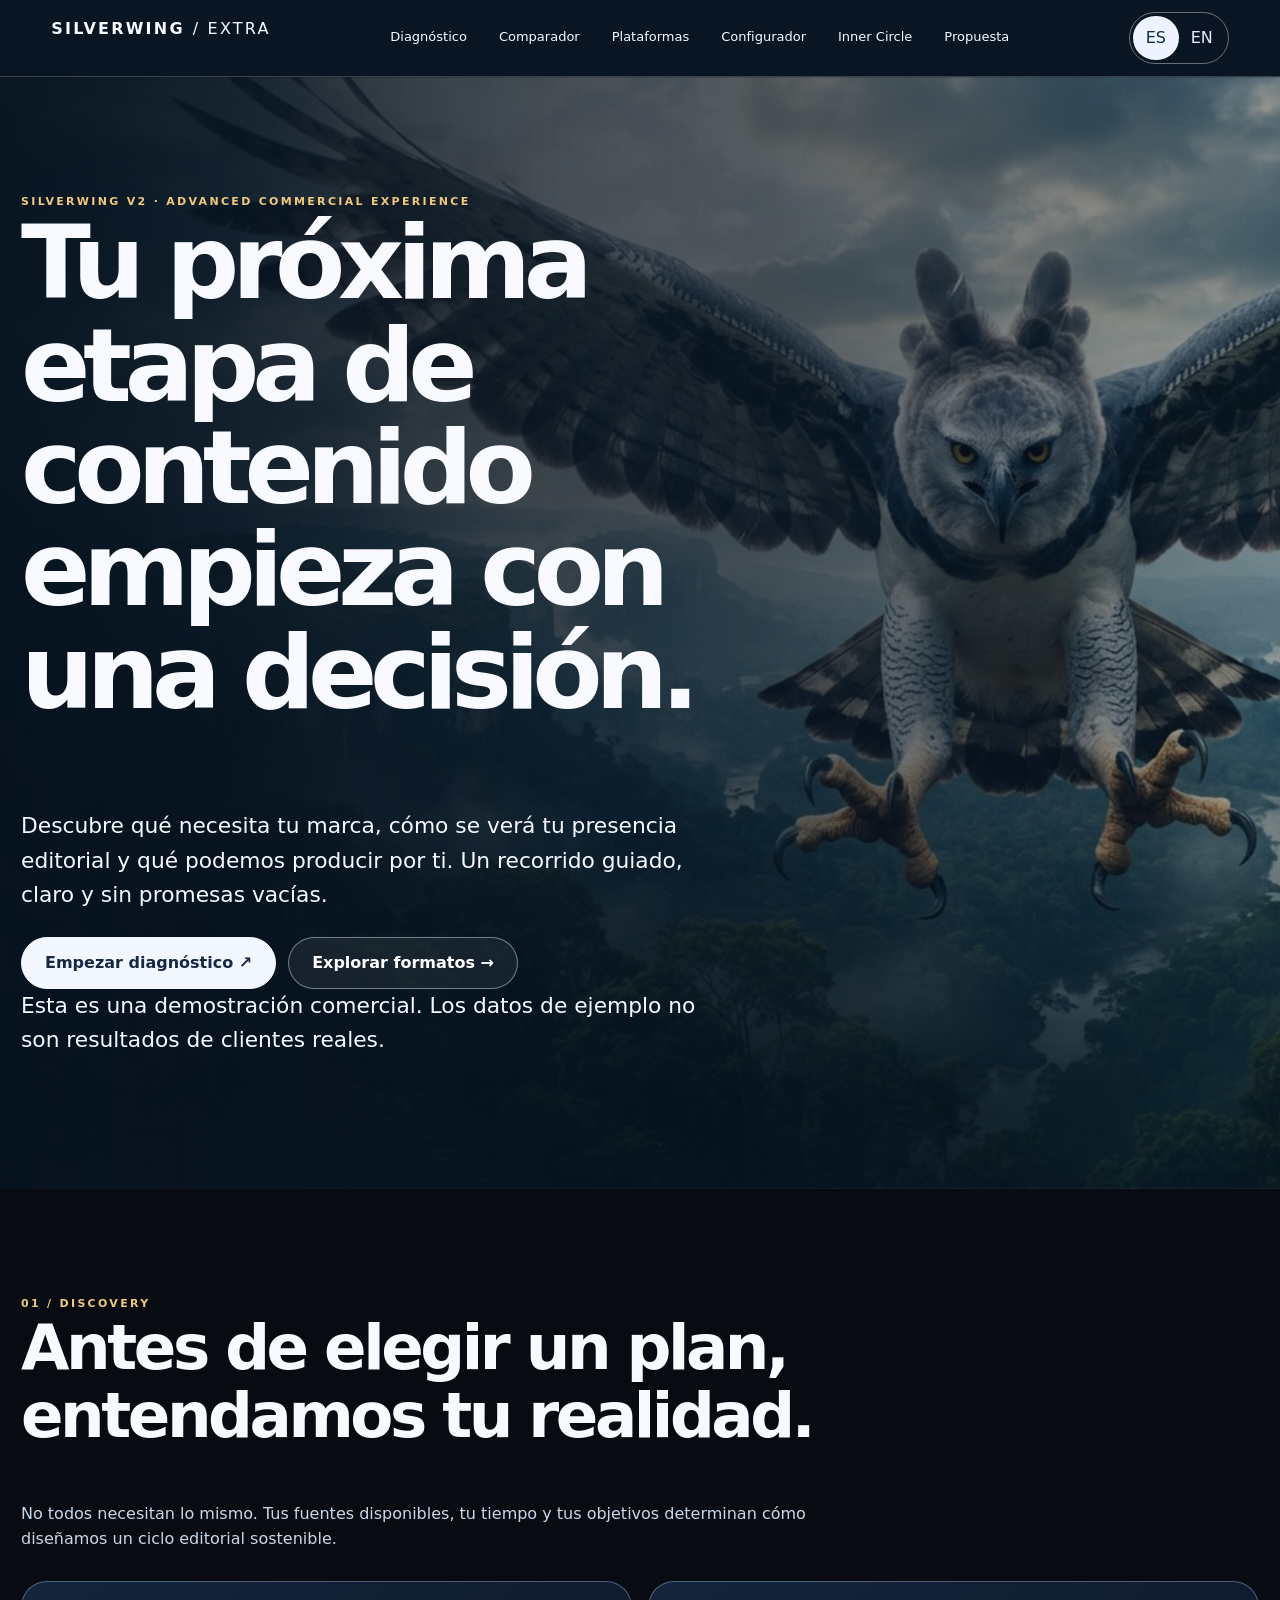
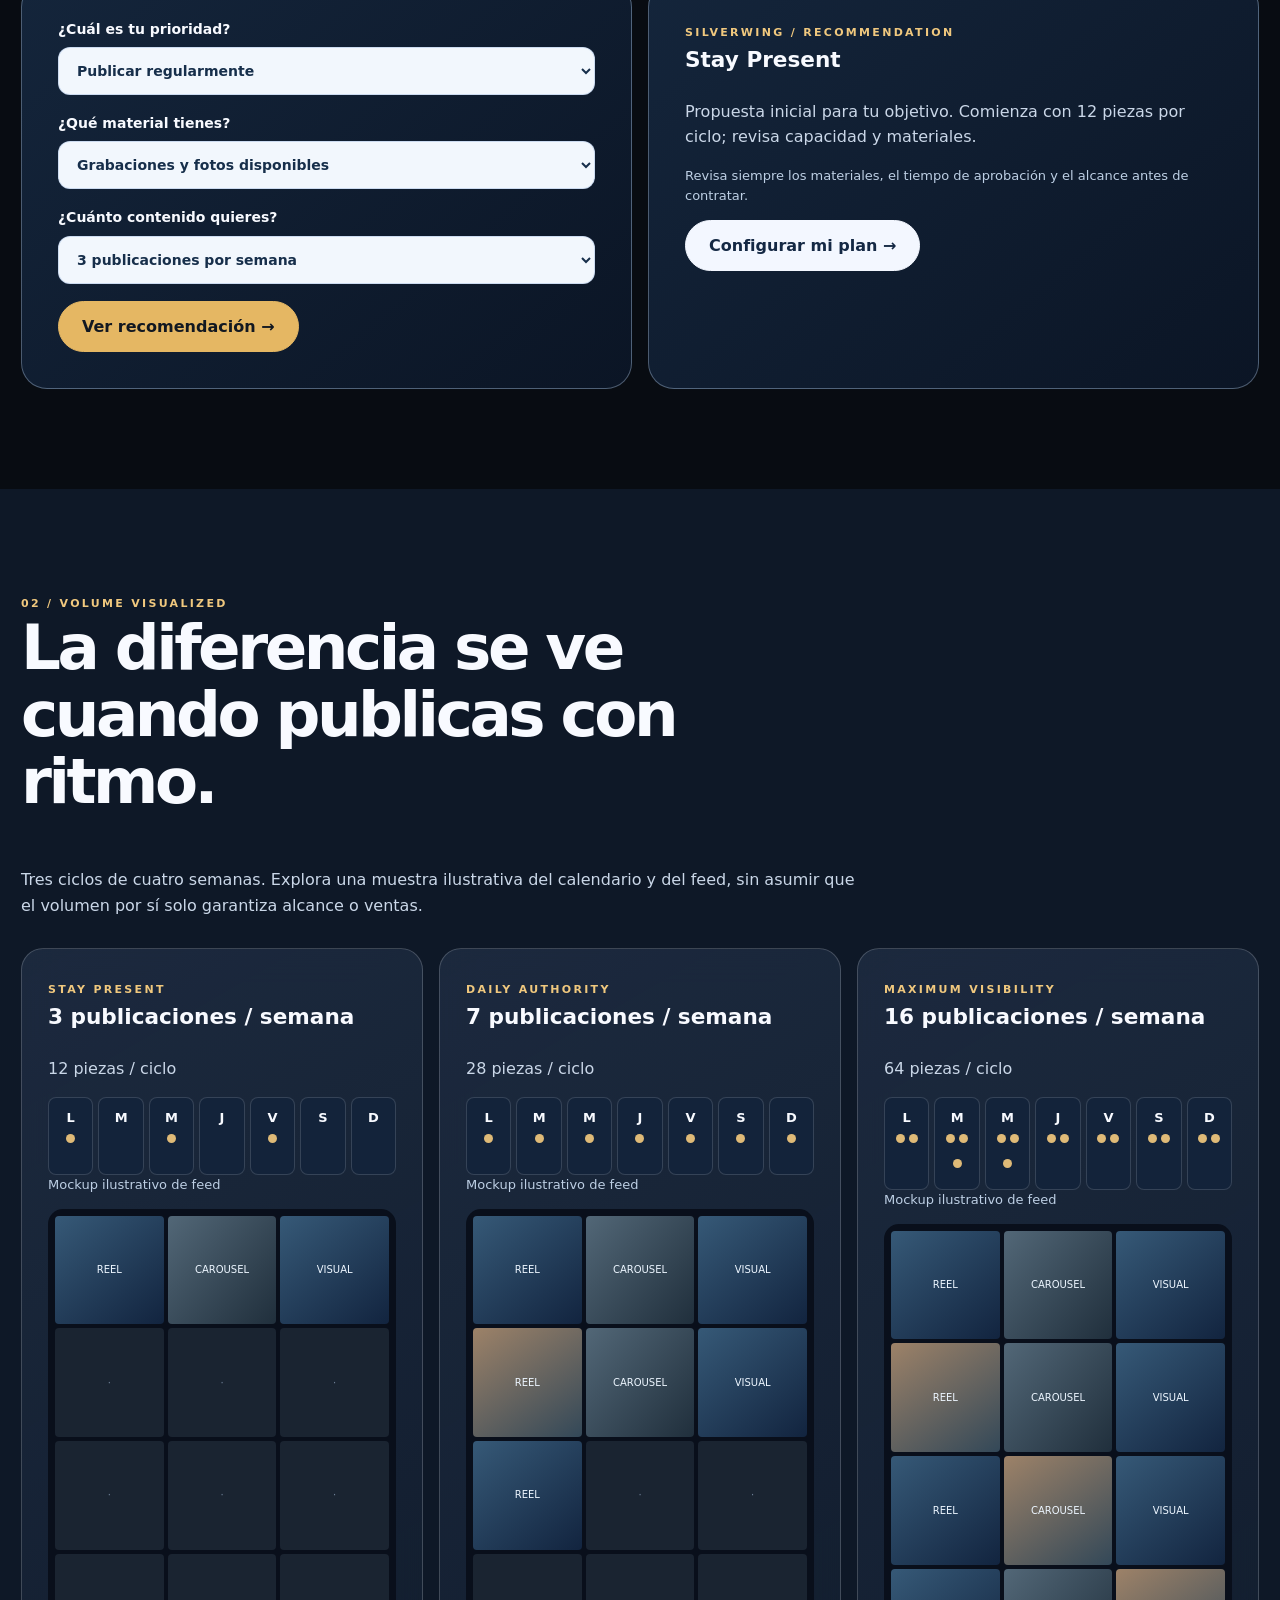
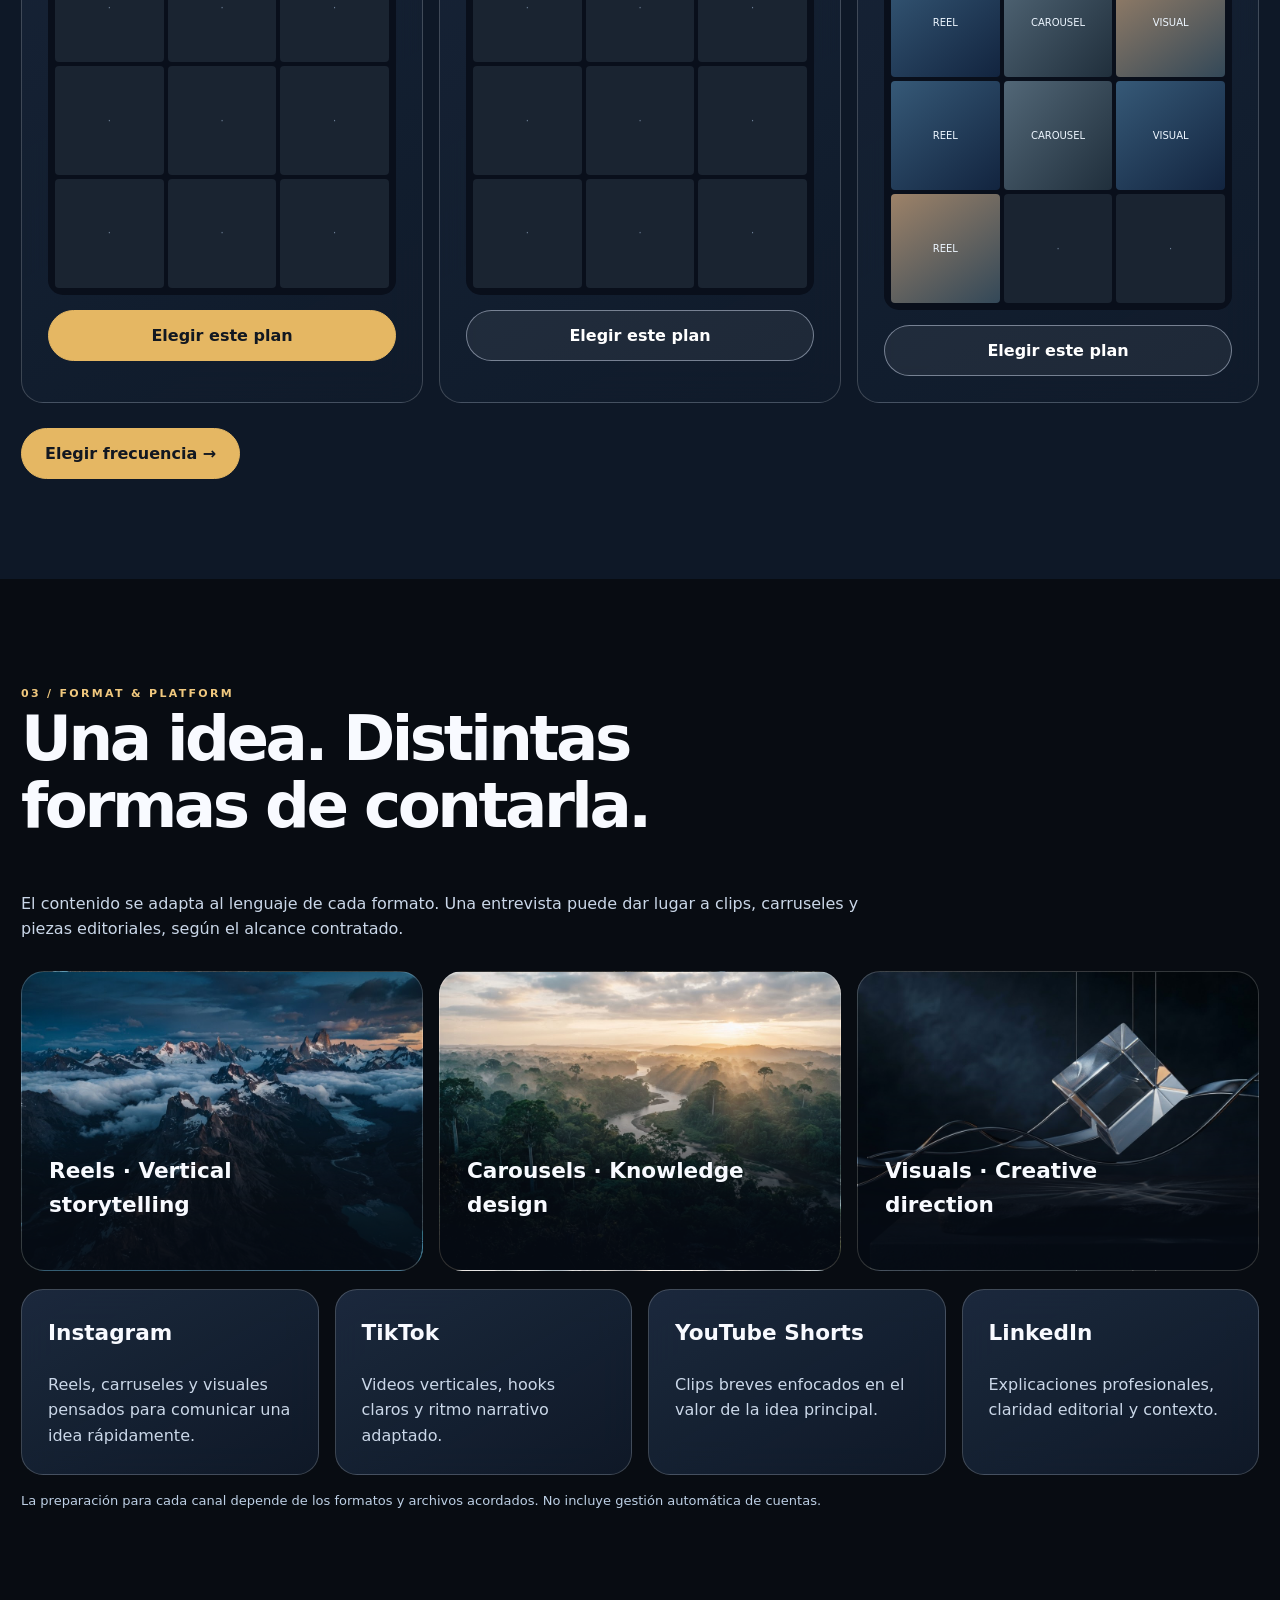
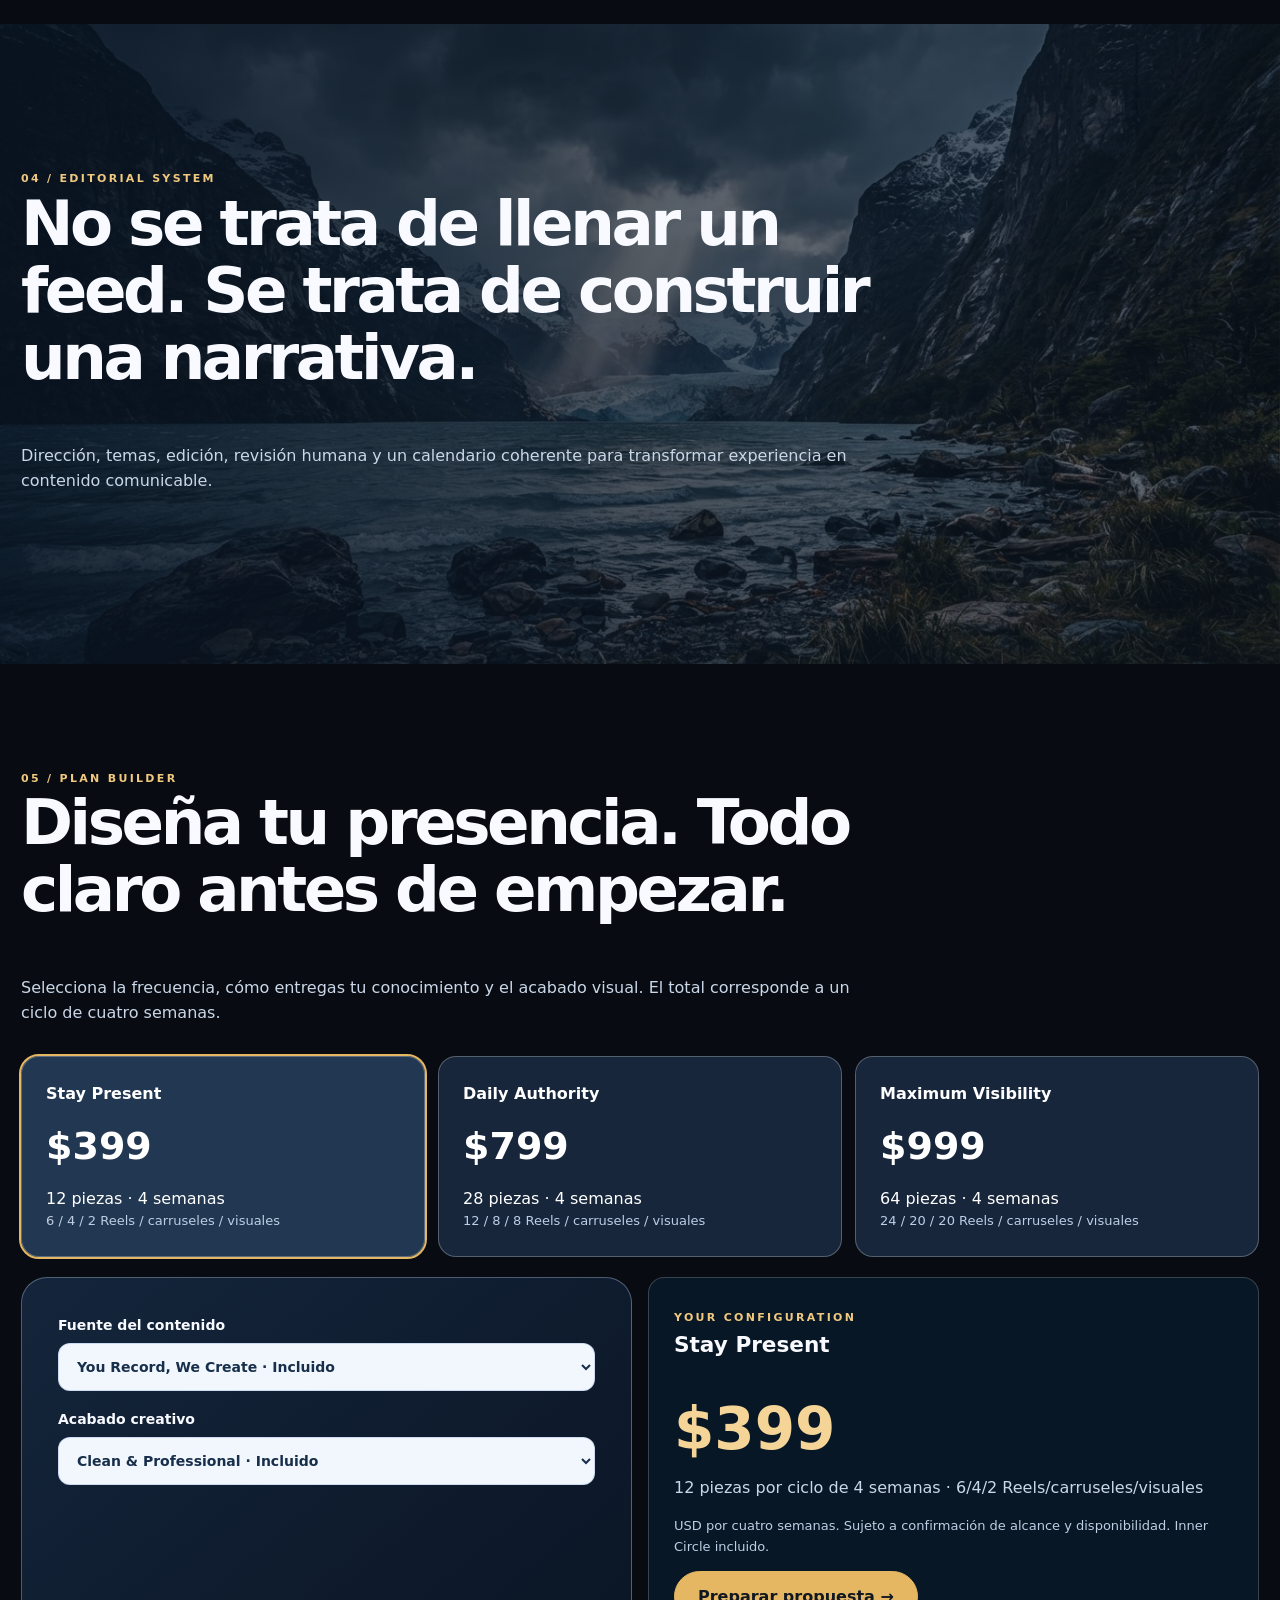
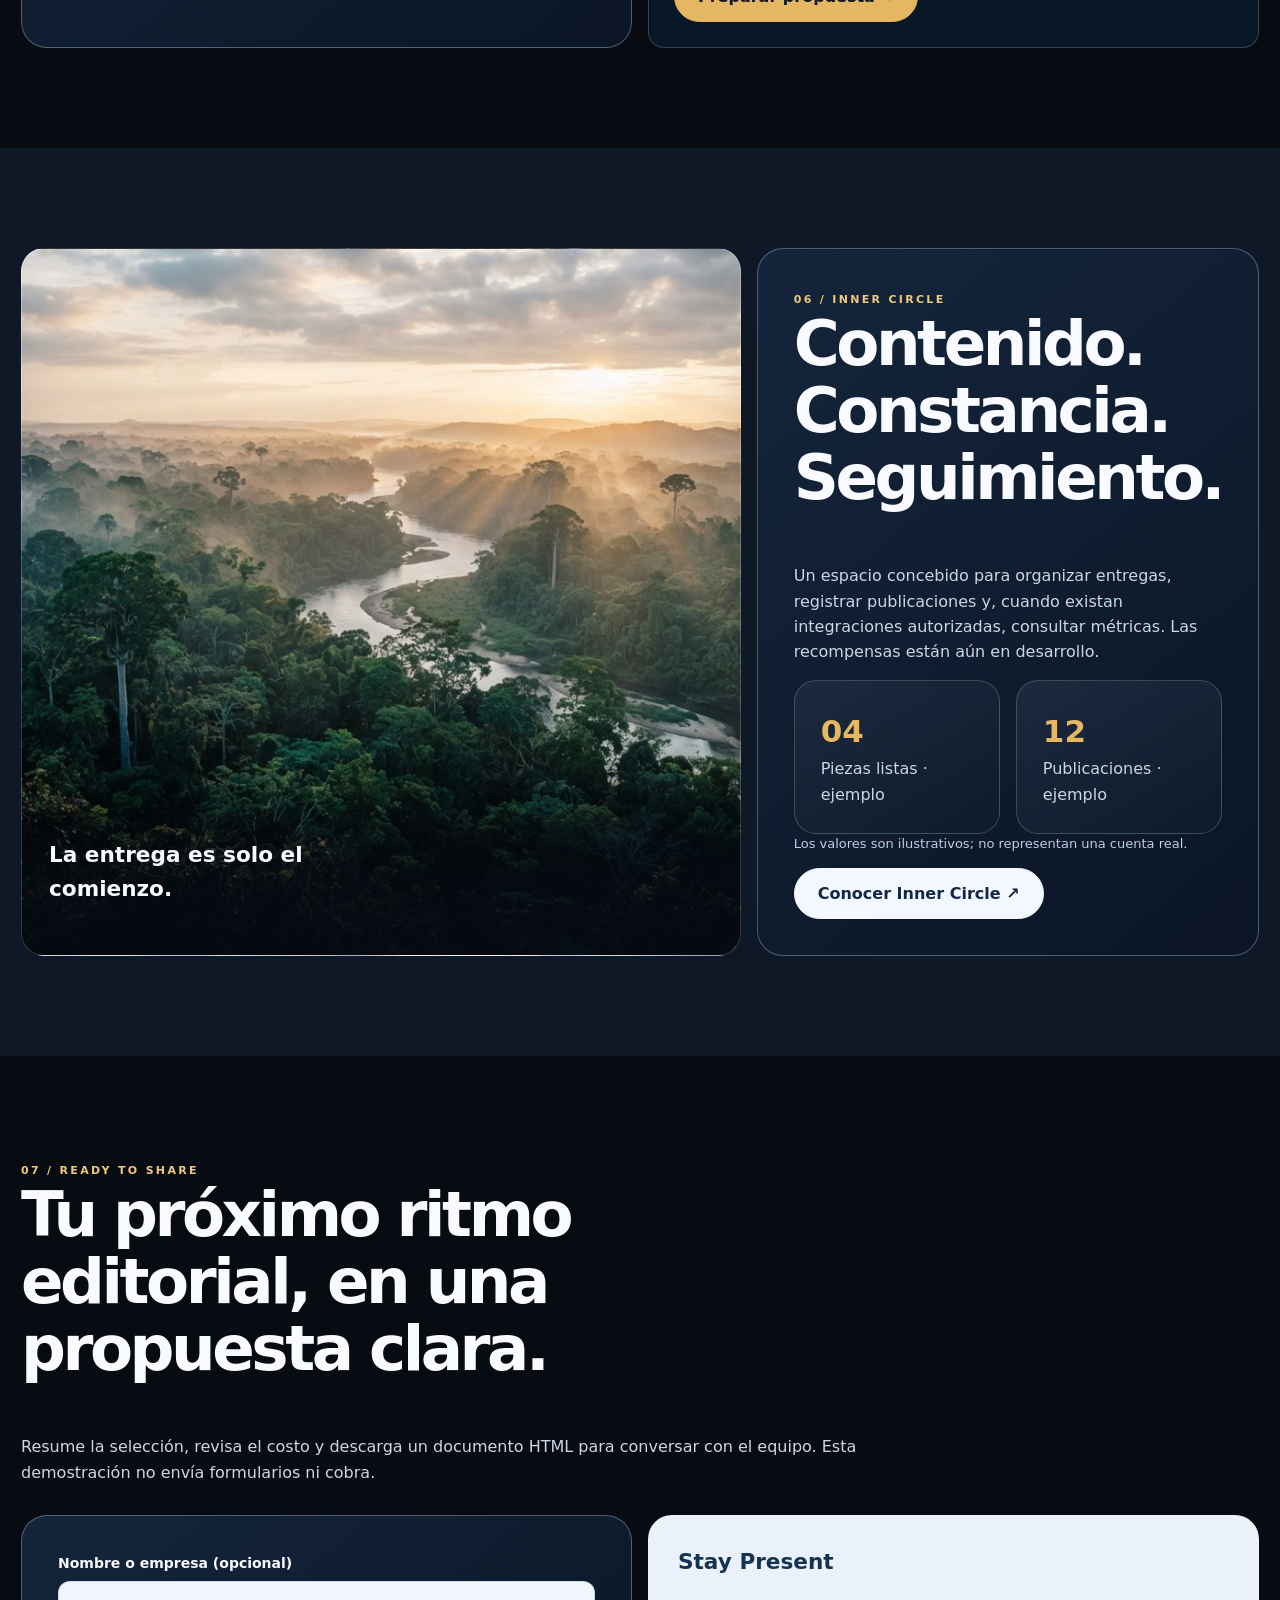
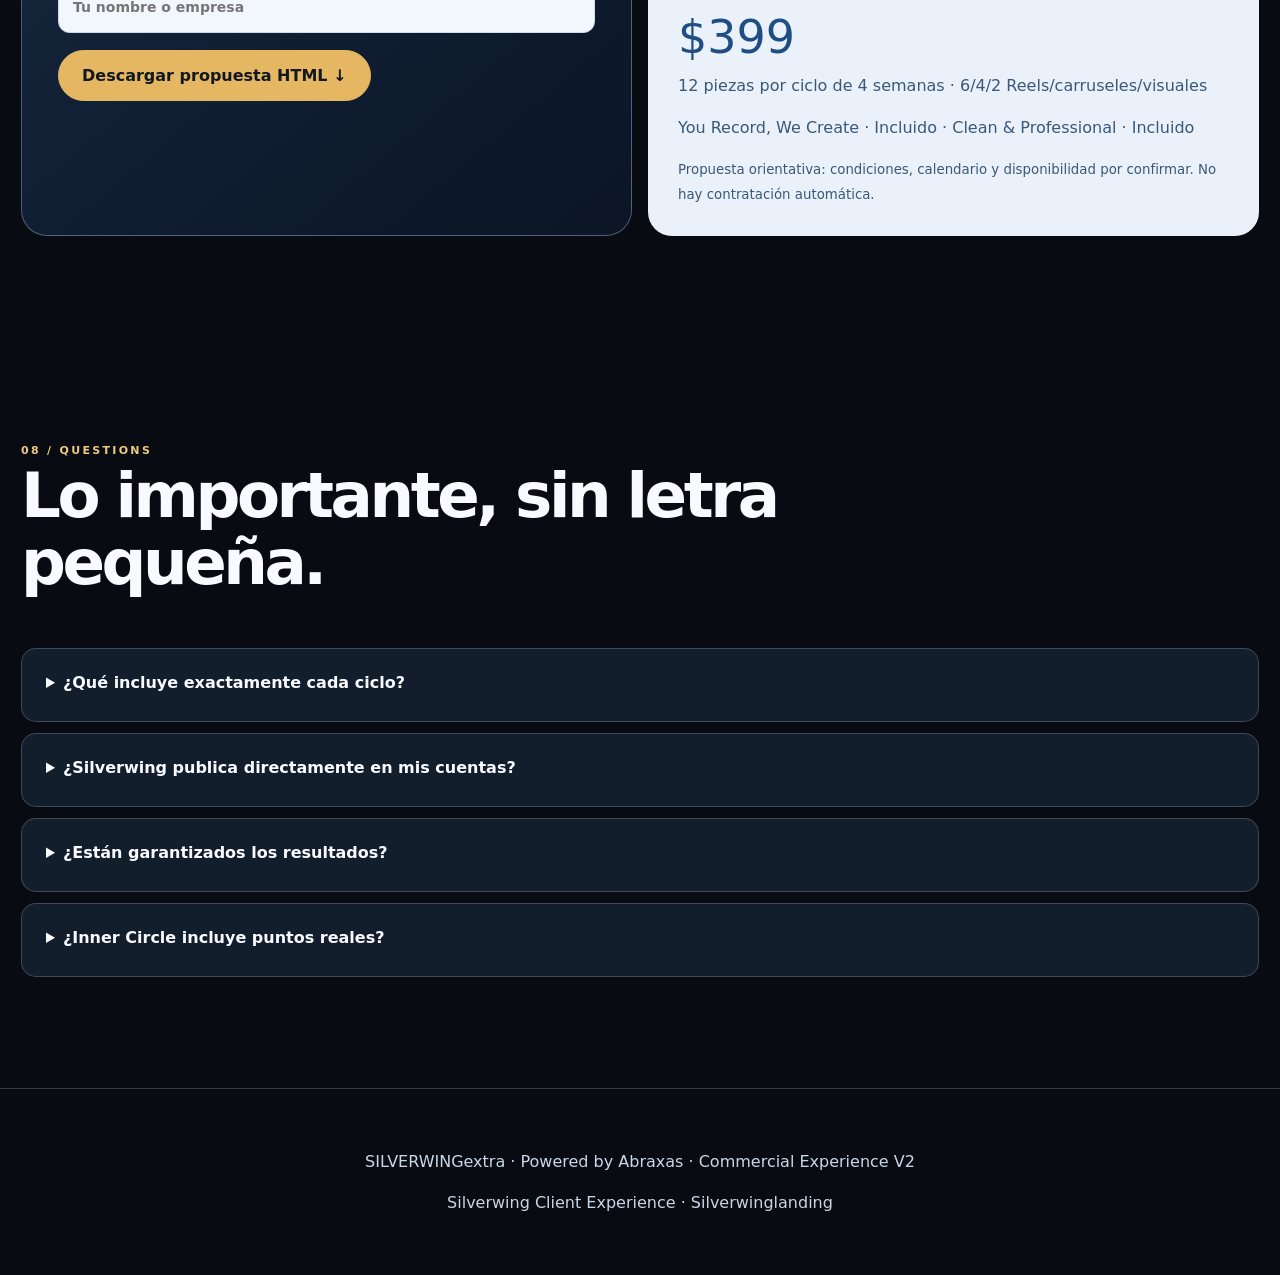
<file: silverwingextra/index.html>
<!doctype html><html lang="es"><head><meta charset="utf-8"><meta name="viewport" content="width=device-width,initial-scale=1"><meta name="theme-color" content="#080d17"><meta name="description" content="SILVERWINGextra: explora plataformas, diagnostica tu presencia, configura contenidos y descarga una propuesta comercial."><title>SILVERWINGextra · Commercial Experience V2</title><style>
:root{color-scheme:dark;--bg:#080c12;--card:#151c29;--line:#ffffff30;--ink:#f8faff;--sub:#cad7e8;--gold:#e5b763;--glass:#172337d9}*{box-sizing:border-box}html{scroll-behavior:smooth;scroll-padding-top:110px}body{margin:0;background:var(--bg);color:var(--ink);font:16px/1.58 system-ui,-apple-system,'Segoe UI',sans-serif}h1,h2,h3,p{margin-top:0}h1{font-size:clamp(3.4rem,8vw,7.4rem);line-height:1;letter-spacing:-.072em}h2{font-size:clamp(2.1rem,4.9vw,4.7rem);line-height:1.07;letter-spacing:-.055em}h3{font-size:1.35rem}p{color:var(--sub)}a{color:inherit;text-decoration:none}button,select,input{font:inherit}button{cursor:pointer}a,button,select,input{min-height:44px}a:focus-visible,button:focus-visible,select:focus-visible,input:focus-visible{outline:3px solid #ffd589;outline-offset:3px}.eyebrow{font-size:11px;letter-spacing:.21em;text-transform:uppercase;color:#f0c87e;font-weight:800}.wrap{width:min(1260px,calc(100% - 42px));margin:auto}.nav{position:sticky;top:0;z-index:60;display:flex;align-items:center;gap:22px;justify-content:space-between;padding:12px max(20px,4vw);background:#0b1726eb;backdrop-filter:blur(24px);border-bottom:1px solid var(--line)}.brand{font-weight:850;letter-spacing:.14em;white-space:nowrap}.navlinks{display:flex;gap:6px;align-items:center;overflow:auto}.navlinks a{padding:11px 13px;border-radius:999px;font-size:13px;white-space:nowrap}.navlinks a:hover{background:#ffffff19}.lang{display:flex;border:1px solid #ffffff61;border-radius:99px;padding:3px}.lang button{min-width:46px;background:none;color:#e7efff;border:0;border-radius:99px}.lang button[aria-pressed=true]{background:#edf4ff;color:#132a46}.btn{display:inline-flex;justify-content:center;align-items:center;min-height:48px;border-radius:99px;padding:12px 23px;border:1px solid #e1ecff74;background:#ffffff10;color:white;font-weight:750}.btn.primary{background:#f3f7ff;color:#142844;border-color:#f3f7ff}.btn.gold{background:var(--gold);color:#121821;border-color:var(--gold)}.btn:hover{filter:brightness(1.1)}.hero,.imagebreak{position:relative;isolation:isolate}.hero{min-height:740px;display:flex;align-items:center;padding:110px 0}.hero:before,.imagebreak:before{content:'';position:absolute;inset:0;z-index:-1;background:linear-gradient(90deg,#07121fe8 0%,#07121fac 60%,#07121f55),url('https://lordjeferies.github.io/silverwing-public/assets/harpy-flight-cinema.png') center/cover}.hero .copy{max-width:820px}.hero p{font-size:clamp(18px,1.7vw,23px);max-width:680px;color:#f6f9ff}.actions{display:flex;flex-wrap:wrap;gap:12px;margin-top:25px}.section{padding:100px 0}.sectionhead{max-width:850px;margin-bottom:30px}.grid3,.grid4,.grid2{display:grid;gap:16px}.grid3{grid-template-columns:repeat(3,minmax(0,1fr))}.grid4{grid-template-columns:repeat(4,minmax(0,1fr))}.grid2{grid-template-columns:repeat(2,minmax(0,1fr))}.card{padding:26px;border:1px solid var(--line);background:linear-gradient(150deg,#1d2b40ed,#101b2bd9);border-radius:22px;backdrop-filter:blur(18px)}.card p:last-child{margin-bottom:0}.card .number{font-size:31px;color:var(--gold);font-weight:850}.module{padding:30px;border-radius:23px;border:1px solid var(--line);background:var(--card)}.module .tag{font-size:12px;color:#e9c480}.module h3{margin-top:12px}.photo{min-height:300px;border-radius:23px;background-size:cover;background-position:center;display:flex;align-items:end;padding:27px;border:1px solid var(--line);box-shadow:inset 0 -200px 100px -80px #070c15e8}.photo h3{max-width:320px}.photo.a{background-image:url('https://lordjeferies.github.io/silverwing-public/assets/andes-cinema.png')}.photo.b{background-image:url('https://lordjeferies.github.io/silverwing-public/assets/amazon-cinema.png')}.photo.c{background-image:url('https://lordjeferies.github.io/silverwing-public/assets/editorial-glass-cinema.png')}.steps{display:flex;gap:12px;flex-wrap:wrap;margin:20px 0}.step{background:#19283d;border:1px solid var(--line);padding:12px 16px;border-radius:99px}.panel{background:linear-gradient(140deg,#14253b,#0b1525);border:1px solid #bcd6f25c;border-radius:26px;padding:clamp(22px,3vw,36px)}.field{display:block;font-weight:700;font-size:14px;margin:0 0 17px}.field select,.field input{width:100%;display:block;margin-top:7px;border-radius:12px;border:1px solid #acc5e68a;background:#f2f7fd;color:#172f4b;padding:14px}.result{background:#081726;border-radius:16px;padding:25px;border:1px solid var(--line)}.result .huge{font-size:clamp(36px,5vw,58px);font-weight:850;color:#f5d497}.fine{font-size:13px;color:#bdcfe4}.plans{display:grid;grid-template-columns:repeat(3,1fr);gap:13px}.plan{background:#17263b;border:1px solid #ffffff44;border-radius:18px;padding:24px;text-align:left;color:white}.plan.active{outline:2px solid var(--gold);background:#223751}.plan .cost{font-size:38px;font-weight:850;display:block;margin:10px 0}.plan span{display:block}.ticks{display:grid;grid-template-columns:repeat(7,1fr);gap:5px}.day{border-radius:8px;background:#13233a;border:1px solid #ffffff25;padding:10px 3px;text-align:center;min-height:78px}.day strong{display:block;font-size:13px}.day i{display:inline-block;height:9px;width:9px;margin:4px 2px;border-radius:50%;background:#dfba77}.mockfeed{display:grid;grid-template-columns:repeat(3,1fr);gap:4px;background:#090f1b;border-radius:15px;padding:7px}.feedtile{aspect-ratio:1;border-radius:4px;background:linear-gradient(140deg,#365977,#12243f);display:grid;place-items:center;font-size:10px;color:#edf6ff}.feedtile:nth-child(3n+2){background:linear-gradient(130deg,#526777,#202f3c)}.feedtile:nth-child(4n){background:linear-gradient(145deg,#9d8268,#334858)}.feedtile.empty{background:#1a2431;color:#71839a}.imagebreak{padding:140px 0}.imagebreak:before{background:linear-gradient(90deg,#081321dc,#08132181),url('https://lordjeferies.github.io/silverwing-public/assets/patagonia-cinema.png') center/cover}.imagebreak .wrap{max-width:1260px}.faq details{padding:21px 24px;border:1px solid var(--line);border-radius:15px;background:#131e2d;margin-bottom:11px}.faq summary{font-weight:700;cursor:pointer;min-height:30px}.proposal{border-radius:24px;background:#eaf1fa;color:#193552;padding:30px}.proposal h3{color:#143352}.proposal p,.proposal small{color:#3a5878}.proposal .huge{font-size:46px;color:#1f4e85}.proposal button{background:#1b4d85;color:white}.section-alt{background:#0e1827}footer{padding:60px 22px;border-top:1px solid var(--line);text-align:center;color:#cad6e6}.disclaimer{font-size:12px;color:#becfe3}.bento{grid-template-columns:1.25fr .75fr}.bento .photo{min-height:380px}@media(max-width:970px){.nav{flex-wrap:wrap}.navlinks{order:3;width:100%}.grid3,.grid4,.plans{grid-template-columns:repeat(2,minmax(0,1fr))}.bento{grid-template-columns:1fr}}@media(max-width:600px){.wrap{width:calc(100% - 28px)}.hero{min-height:660px}.section{padding:70px 0}.grid3,.grid4,.grid2,.plans{grid-template-columns:1fr}.ticks{gap:3px}.day{padding:8px 0;min-height:65px}.day strong{font-size:11px}.nav{gap:10px}.navlinks a{font-size:12px;padding:9px}.card,.module{padding:20px}}@media(prefers-reduced-motion:reduce){html{scroll-behavior:auto}}@media(prefers-reduced-transparency:reduce){.nav{backdrop-filter:none;background:#0a1829}.card{backdrop-filter:none}}
</style></head><body><header class="nav"><a class="brand" href="#home">SILVERWING <span style="font-weight:400">/ EXTRA</span></a><nav class="navlinks" aria-label="Main navigation"><a href="#diagnosis" data-i18n="navdiag">Diagnóstico</a><a href="#compare" data-i18n="navcompare">Comparador</a><a href="#platforms" data-i18n="navplatform">Plataformas</a><a href="#config" data-i18n="navconfig">Configurador</a><a href="#circle">Inner Circle</a><a href="#proposal" data-i18n="navprop">Propuesta</a></nav><div class="lang" role="group" aria-label="Idioma / Language"><button data-lang="es" aria-pressed="true">ES</button><button data-lang="en" aria-pressed="false">EN</button></div></header><main><section class="hero" id="home"><div class="wrap"><div class="copy"><span class="eyebrow">SILVERWING V2 · ADVANCED COMMERCIAL EXPERIENCE</span><h1 data-i18n="hero">Tu próxima etapa de contenido empieza con una decisión.</h1><p data-i18n="herop">Descubre qué necesita tu marca, cómo se verá tu presencia editorial y qué podemos producir por ti. Un recorrido guiado, claro y sin promesas vacías.</p><div class="actions"><a class="btn primary" href="#diagnosis" data-i18n="start">Empezar diagnóstico ↗</a><a class="btn" href="#platforms" data-i18n="explore">Explorar formatos →</a></div><p class="disclaimer" data-i18n="status">Esta es una demostración comercial. Los datos de ejemplo no son resultados de clientes reales.</p></div></div></section>
<section class="section wrap" id="diagnosis"><div class="sectionhead"><span class="eyebrow">01 / DISCOVERY</span><h2 data-i18n="diagh">Antes de elegir un plan, entendamos tu realidad.</h2><p data-i18n="diagp">No todos necesitan lo mismo. Tus fuentes disponibles, tu tiempo y tus objetivos determinan cómo diseñamos un ciclo editorial sostenible.</p></div><div class="grid2"><div class="panel"><label class="field"><span data-i18n="goal">¿Cuál es tu prioridad?</span><select id="goal"><option value="consistency">Publicar regularmente</option><option value="authority">Construir autoridad profesional</option><option value="volume">Ampliar la presencia en redes</option></select></label><label class="field"><span data-i18n="material">¿Qué material tienes?</span><select id="material"><option value="own">Grabaciones y fotos disponibles</option><option value="guided">Puedo grabar si tengo guiones</option><option value="interview">Prefiero responder en entrevistas</option></select></label><label class="field"><span data-i18n="time">¿Cuánto contenido quieres?</span><select id="rhythm"><option value="stay">3 publicaciones por semana</option><option value="daily">1 publicación diaria</option><option value="maximum">2–3 publicaciones por día</option></select></label><button class="btn gold" id="diagnose" type="button" data-i18n="recommend">Ver recomendación →</button></div><div class="panel"><span class="eyebrow">SILVERWING / RECOMMENDATION</span><h3 id="recName">Daily Authority</h3><p id="recReason">Un punto de partida para construir una presencia frecuente.</p><p class="fine" data-i18n="revise">Revisa siempre los materiales, el tiempo de aprobación y el alcance antes de contratar.</p><a class="btn primary" href="#config" data-i18n="configure">Configurar mi plan →</a></div></div></section>
<section class="section section-alt" id="compare"><div class="wrap"><div class="sectionhead"><span class="eyebrow">02 / VOLUME VISUALIZED</span><h2 data-i18n="compareh">La diferencia se ve cuando publicas con ritmo.</h2><p data-i18n="comparep">Tres ciclos de cuatro semanas. Explora una muestra ilustrativa del calendario y del feed, sin asumir que el volumen por sí solo garantiza alcance o ventas.</p></div><div class="grid3" id="comparison"></div><div class="actions"><a class="btn gold" href="#config" data-i18n="choose">Elegir frecuencia →</a></div></div></section>
<section class="section wrap" id="platforms"><div class="sectionhead"><span class="eyebrow">03 / FORMAT & PLATFORM</span><h2 data-i18n="platformh">Una idea. Distintas formas de contarla.</h2><p data-i18n="platformp">El contenido se adapta al lenguaje de cada formato. Una entrevista puede dar lugar a clips, carruseles y piezas editoriales, según el alcance contratado.</p></div><div class="grid3"><div class="photo a"><h3>Reels · Vertical storytelling</h3></div><div class="photo b"><h3>Carousels · Knowledge design</h3></div><div class="photo c"><h3>Visuals · Creative direction</h3></div></div><div class="grid4" style="margin-top:18px"><div class="card"><h3>Instagram</h3><p data-i18n="insta">Reels, carruseles y visuales pensados para comunicar una idea rápidamente.</p></div><div class="card"><h3>TikTok</h3><p data-i18n="tiktok">Videos verticales, hooks claros y ritmo narrativo adaptado.</p></div><div class="card"><h3>YouTube Shorts</h3><p data-i18n="youtube">Clips breves enfocados en el valor de la idea principal.</p></div><div class="card"><h3>LinkedIn</h3><p data-i18n="linkedin">Explicaciones profesionales, claridad editorial y contexto.</p></div></div><p class="fine" style="margin-top:16px" data-i18n="platformnote">La preparación para cada canal depende de los formatos y archivos acordados. No incluye gestión automática de cuentas.</p></section>
<section class="imagebreak"><div class="wrap"><div class="sectionhead"><span class="eyebrow">04 / EDITORIAL SYSTEM</span><h2 data-i18n="craft">No se trata de llenar un feed. Se trata de construir una narrativa.</h2><p data-i18n="craftp">Dirección, temas, edición, revisión humana y un calendario coherente para transformar experiencia en contenido comunicable.</p></div></div></section>
<section class="section wrap" id="config"><div class="sectionhead"><span class="eyebrow">05 / PLAN BUILDER</span><h2 data-i18n="configh">Diseña tu presencia. Todo claro antes de empezar.</h2><p data-i18n="configp">Selecciona la frecuencia, cómo entregas tu conocimiento y el acabado visual. El total corresponde a un ciclo de cuatro semanas.</p></div><div class="plans" id="planList"></div><div class="grid2" style="margin-top:20px"><div class="panel"><label class="field"><span data-i18n="source">Fuente del contenido</span><select id="source"><option value="own">You Record, We Create · Incluido</option><option value="guided">We Plan, You Record · +$500 (hasta 8 guiones)</option><option value="interview">We Interview, We Create · +$1,000 (hasta 2 entrevistas)</option></select></label><label class="field"><span data-i18n="finish">Acabado creativo</span><select id="finish"><option value="clean">Clean & Professional · Incluido</option><option value="dynamic">Dynamic & Engaging · +$199 (4 Reels)</option><option value="cinematic">Cinematic & Premium · +$399 (4 Reels)</option></select></label></div><div class="result"><span class="eyebrow">YOUR CONFIGURATION</span><h3 id="selectedName">Daily Authority</h3><div class="huge" id="totalPrice">$799</div><p id="deliverables">28 piezas por ciclo</p><p class="fine" data-i18n="pricecaveat">USD por cuatro semanas. Sujeto a confirmación de alcance y disponibilidad. Inner Circle incluido.</p><a class="btn gold" href="#proposal" data-i18n="prepare">Preparar propuesta →</a></div></div></section>
<section class="section section-alt" id="circle"><div class="wrap"><div class="grid2 bento"><div class="photo b"><h3 data-i18n="circlepicture">La entrega es solo el comienzo.</h3></div><div class="panel"><span class="eyebrow">06 / INNER CIRCLE</span><h2 data-i18n="circleh">Contenido. Constancia. Seguimiento.</h2><p data-i18n="circlep">Un espacio concebido para organizar entregas, registrar publicaciones y, cuando existan integraciones autorizadas, consultar métricas. Las recompensas están aún en desarrollo.</p><div class="grid2"><div class="card"><div class="number">04</div><p data-i18n="ready">Piezas listas · ejemplo</p></div><div class="card"><div class="number">12</div><p data-i18n="posted">Publicaciones · ejemplo</p></div></div><p class="fine" data-i18n="circledemo">Los valores son ilustrativos; no representan una cuenta real.</p><a class="btn primary" href="https://lordjeferies.github.io/silverwing-public/inner-circle.html" data-i18n="circlemore">Conocer Inner Circle ↗</a></div></div></div></section>
<section class="section wrap" id="proposal"><div class="sectionhead"><span class="eyebrow">07 / READY TO SHARE</span><h2 data-i18n="proposalh">Tu próximo ritmo editorial, en una propuesta clara.</h2><p data-i18n="proposalp">Resume la selección, revisa el costo y descarga un documento HTML para conversar con el equipo. Esta demostración no envía formularios ni cobra.</p></div><div class="grid2"><div class="panel"><label class="field"><span data-i18n="person">Nombre o empresa (opcional)</span><input id="person" maxlength="100" placeholder="Tu nombre o empresa"></label><button class="btn gold" id="download" type="button" data-i18n="download">Descargar propuesta HTML ↓</button></div><div class="proposal"><h3 id="proposalTitle">Daily Authority</h3><div class="huge" id="proposalTotal">$799</div><p id="proposalMix">28 piezas / 4 semanas</p><p id="proposalExtras">You Record, We Create · Clean & Professional</p><small data-i18n="proposalnotes">Propuesta orientativa: condiciones, calendario y disponibilidad por confirmar. No hay contratación automática.</small></div></div></section>
<section class="section wrap faq"><div class="sectionhead"><span class="eyebrow">08 / QUESTIONS</span><h2 data-i18n="faqh">Lo importante, sin letra pequeña.</h2></div><details><summary data-i18n="q1">¿Qué incluye exactamente cada ciclo?</summary><p data-i18n="a1">El número de piezas del plan elegido, con la mezcla prevista de Reels, carruseles y visuales. Se confirma el alcance al contratar.</p></details><details><summary data-i18n="q2">¿Silverwing publica directamente en mis cuentas?</summary><p data-i18n="a2">La oferta base se centra en producir y entregar contenido listo para revisar y publicar. No se presupone acceso automático a tus cuentas.</p></details><details><summary data-i18n="q3">¿Están garantizados los resultados?</summary><p data-i18n="a3">No. La constancia y la calidad editorial mejoran la estructura de tu presencia, pero no garantizan alcance, ventas ni viralidad.</p></details><details><summary data-i18n="q4">¿Inner Circle incluye puntos reales?</summary><p data-i18n="a4">La membresía se contempla con una suscripción activa. Los puntos, métricas y beneficios están sujetos a disponibilidad y desarrollo.</p></details></section></main><footer><p>SILVERWINGextra · Powered by Abraxas · Commercial Experience V2</p><a href="https://lordjeferies.github.io/silverwing-public/">Silverwing Client Experience</a> · <a href="https://lordjeferies.github.io/silverwing-public/silverwinglanding/">Silverwinglanding</a></footer><script>
const PLANS={stay:{name:'Stay Present',price:399,total:12,mix:[6,4,2],weekly:[1,0,1,0,1,0,0]},daily:{name:'Daily Authority',price:799,total:28,mix:[12,8,8],weekly:[1,1,1,1,1,1,1]},maximum:{name:'Maximum Visibility',price:999,total:64,mix:[24,20,20],weekly:[2,3,3,2,2,2,2]}},SOURCES={own:0,guided:500,interview:1000},FINISHES={clean:0,dynamic:199,cinematic:399};let chosen='daily';const $=id=>document.getElementById(id);const money=n=>'$'+n.toLocaleString('en-US');const translations={hero:['Tu próxima etapa de contenido empieza con una decisión.','Your next chapter of content begins with a decision.'],herop:['Descubre qué necesita tu marca, cómo se verá tu presencia editorial y qué podemos producir por ti. Un recorrido guiado, claro y sin promesas vacías.','Discover what your brand needs, what your editorial presence could look like and what we can create for you. A clear guided journey.'],start:['Empezar diagnóstico ↗','Start diagnosis ↗'],explore:['Explorar formatos →','Explore formats →'],status:['Esta es una demostración comercial. Los datos de ejemplo no son resultados de clientes reales.','This is a commercial demo. Sample data does not represent real client results.'],navdiag:['Diagnóstico','Diagnosis'],navcompare:['Comparador','Comparison'],navplatform:['Plataformas','Platforms'],navconfig:['Configurador','Configurator'],navprop:['Propuesta','Proposal'],diagh:['Antes de elegir un plan, entendamos tu realidad.','Before choosing a plan, understand your needs.'],diagp:['No todos necesitan lo mismo. Tus fuentes disponibles, tu tiempo y tus objetivos determinan cómo diseñamos un ciclo editorial sostenible.','Not everyone needs the same thing. Your available material, time and goals shape a sustainable editorial cycle.'],goal:['¿Cuál es tu prioridad?','What is your priority?'],material:['¿Qué material tienes?','What material do you have?'],time:['¿Cuánto contenido quieres?','How much content do you want?'],recommend:['Ver recomendación →','View recommendation →'],revise:['Revisa siempre los materiales, el tiempo de aprobación y el alcance antes de contratar.','Always verify materials, approval time and scope before subscribing.'],configure:['Configurar mi plan →','Build my plan →'],compareh:['La diferencia se ve cuando publicas con ritmo.','Consistency becomes visible when you keep publishing.'],comparep:['Tres ciclos de cuatro semanas. Explora una muestra ilustrativa del calendario y del feed, sin asumir que el volumen por sí solo garantiza alcance o ventas.','Three four-week plans. Explore illustrative calendars and feeds without assuming that volume alone guarantees reach or sales.'],choose:['Elegir frecuencia →','Choose a frequency →'],platformh:['Una idea. Distintas formas de contarla.','One idea. Different ways to tell it.'],platformp:['El contenido se adapta al lenguaje de cada formato. Una entrevista puede dar lugar a clips, carruseles y piezas editoriales, según el alcance contratado.','Content adapts to each format. An interview can produce clips, carousels and visual content depending on the contracted scope.'],insta:['Reels, carruseles y visuales pensados para comunicar una idea rápidamente.','Reels, carousels and visuals that communicate an idea quickly.'],tiktok:['Videos verticales, hooks claros y ritmo narrativo adaptado.','Vertical videos, clear hooks and thoughtful pacing.'],youtube:['Clips breves enfocados en el valor de la idea principal.','Short clips focused on the main idea.'],linkedin:['Explicaciones profesionales, claridad editorial y contexto.','Professional explainers, editorial clarity and context.'],platformnote:['La preparación para cada canal depende de los formatos y archivos acordados. No incluye gestión automática de cuentas.','Platform preparation depends on agreed formats and files. It does not include automated account management.'],craft:['No se trata de llenar un feed. Se trata de construir una narrativa.','It is not about filling a feed. It is about building a narrative.'],craftp:['Dirección, temas, edición, revisión humana y un calendario coherente para transformar experiencia en contenido comunicable.','Direction, themes, editing, human review and a clear publishing calendar transform expertise into useful content.'],configh:['Diseña tu presencia. Todo claro antes de empezar.','Design your presence. Everything clear before you start.'],configp:['Selecciona la frecuencia, cómo entregas tu conocimiento y el acabado visual. El total corresponde a un ciclo de cuatro semanas.','Choose frequency, how you share your expertise and visual finish. Prices are per four-week cycle.'],source:['Fuente del contenido','Content source'],finish:['Acabado creativo','Creative finish'],pricecaveat:['USD por cuatro semanas. Sujeto a confirmación de alcance y disponibilidad. Inner Circle incluido.','USD per four weeks. Scope and availability subject to confirmation. Inner Circle included.'],prepare:['Preparar propuesta →','Prepare proposal →'],circlepicture:['La entrega es solo el comienzo.','Delivery is just the beginning.'],circleh:['Contenido. Constancia. Seguimiento.','Content. Consistency. Follow-through.'],circlep:['Un espacio concebido para organizar entregas, registrar publicaciones y, cuando existan integraciones autorizadas, consultar métricas. Las recompensas están aún en desarrollo.','A place envisioned to manage deliverables, register posts and, when authorized integrations exist, review analytics. Rewards remain in development.'],ready:['Piezas listas · ejemplo','Ready pieces · example'],posted:['Publicaciones · ejemplo','Published posts · example'],circledemo:['Los valores son ilustrativos; no representan una cuenta real.','Values are illustrative and do not represent a real account.'],circlemore:['Conocer Inner Circle ↗','Explore Inner Circle ↗'],proposalh:['Tu próximo ritmo editorial, en una propuesta clara.','Your next editorial rhythm, in a clear proposal.'],proposalp:['Resume la selección, revisa el costo y descarga un documento HTML para conversar con el equipo. Esta demostración no envía formularios ni cobra.','Summarize your choices, review costs and download an HTML proposal to discuss with the team. This demo does not send forms or collect payment.'],person:['Nombre o empresa (opcional)','Name or business (optional)'],download:['Descargar propuesta HTML ↓','Download HTML proposal ↓'],proposalnotes:['Propuesta orientativa: condiciones, calendario y disponibilidad por confirmar. No hay contratación automática.','Indicative proposal: terms, timing and availability subject to confirmation. No automatic subscription.'],faqh:['Lo importante, sin letra pequeña.','The essentials, clearly explained.'],q1:['¿Qué incluye exactamente cada ciclo?','What exactly does each cycle include?'],a1:['El número de piezas del plan elegido, con la mezcla prevista de Reels, carruseles y visuales. Se confirma el alcance al contratar.','The selected number of pieces and planned mix of Reels, carousels and visuals. Scope is confirmed before purchase.'],q2:['¿Silverwing publica directamente en mis cuentas?','Does Silverwing post directly to my accounts?'],a2:['La oferta base se centra en producir y entregar contenido listo para revisar y publicar. No se presupone acceso automático a tus cuentas.','The base offering produces and delivers content ready for your approval and posting. Automated account access is not assumed.'],q3:['¿Están garantizados los resultados?','Are results guaranteed?'],a3:['No. La constancia y la calidad editorial mejoran la estructura de tu presencia, pero no garantizan alcance, ventas ni viralidad.','No. Consistency and editorial quality can improve your content system, but do not guarantee reach, sales or virality.'],q4:['¿Inner Circle incluye puntos reales?','Does Inner Circle include real points?'],a4:['La membresía se contempla con una suscripción activa. Los puntos, métricas y beneficios están sujetos a disponibilidad y desarrollo.','Membership is envisioned with an active subscription. Points, analytics and perks depend on availability and development.']};let lang='es';try{lang=localStorage.getItem('silverwing-language-v1')==='en'?'en':'es'}catch{}function t(es,en){return lang==='es'?es:en}function renderComparison(){const d=t(['L','M','M','J','V','S','D'],['M','T','W','T','F','S','S']);$('comparison').innerHTML=Object.entries(PLANS).map(([id,p])=>{const count=p.weekly.reduce((a,b)=>a+b,0);const tiles=Array.from({length:18},(_,i)=>'<div class="feedtile '+(i>=count?'empty':'')+'">'+(i<count?['REEL','CAROUSEL','VISUAL'][i%3]:'·')+'</div>').join('');return '<article class="card"><span class="eyebrow">'+p.name+'</span><h3>'+count+' '+t('publicaciones / semana','posts / week')+'</h3><p>'+p.total+' '+t('piezas / ciclo','pieces / cycle')+'</p><div class="ticks">'+p.weekly.map((n,i)=>'<div class="day"><strong>'+d[i]+'</strong>'+Array.from({length:n},()=>'<i></i>').join('')+'</div>').join('')+'</div><p class="fine">'+t('Mockup ilustrativo de feed','Illustrative feed mockup')+'</p><div class="mockfeed">'+tiles+'</div><button class="btn '+(chosen===id?'gold':'')+'" style="margin-top:15px;width:100%" onclick="choose(\''+id+'\')">'+t('Elegir este plan','Choose this plan')+'</button></article>'}).join('')}function renderPlans(){$('planList').innerHTML=Object.entries(PLANS).map(([id,p])=>'<button class="plan '+(chosen===id?'active':'')+'" aria-pressed="'+(chosen===id)+'" onclick="choose(\''+id+'\')"><strong>'+p.name+'</strong><span class="cost">'+money(p.price)+'</span><span>'+p.total+' '+t('piezas · 4 semanas','pieces · 4 weeks')+'</span><span class="fine">'+p.mix.join(' / ')+' '+t('Reels / carruseles / visuales','Reels / carousels / visuals')+'</span></button>').join('')}function choose(id){chosen=id;$('rhythm').value=id;refresh();document.querySelector('#config')?.scrollIntoView({behavior:'smooth'})}function refresh(){const p=PLANS[chosen],price=p.price+SOURCES[$('source').value]+FINISHES[$('finish').value];$('selectedName').textContent=p.name;$('proposalTitle').textContent=p.name;$('totalPrice').textContent=money(price);$('proposalTotal').textContent=money(price);$('deliverables').textContent=p.total+' '+t('piezas por ciclo de 4 semanas','pieces per 4-week cycle')+' · '+p.mix.join('/')+' '+t('Reels/carruseles/visuales','Reels/carousels/visuals');$('proposalMix').textContent=$('deliverables').textContent;$('proposalExtras').textContent=$('source').selectedOptions[0].text+' · '+$('finish').selectedOptions[0].text;renderPlans();renderComparison()}function diagnose(){const g=$('goal').value;let id=$('rhythm').value;if(g==='volume')id='maximum';else if(g==='authority'&&id==='stay')id='daily';chosen=id;$('source').value=$('material').value;$('recName').textContent=PLANS[id].name;$('recReason').textContent=t('Propuesta inicial para tu objetivo. Comienza con '+PLANS[id].total+' piezas por ciclo; revisa capacidad y materiales.','A starting point for your goal: '+PLANS[id].total+' pieces per cycle. Confirm availability and source material.');refresh()}function language(newLang){lang=newLang;document.documentElement.lang=lang;document.querySelectorAll('[data-i18n]').forEach(el=>{const pair=translations[el.dataset.i18n];if(pair)el.textContent=pair[lang==='es'?0:1]});document.querySelectorAll('[data-lang]').forEach(el=>el.setAttribute('aria-pressed',String(el.dataset.lang===lang)));try{localStorage.setItem('silverwing-language-v1',lang)}catch{}refresh()}for(const k of ['source','finish'])$(k).addEventListener('change',refresh);document.querySelectorAll('[data-lang]').forEach(el=>el.addEventListener('click',()=>language(el.dataset.lang)));$('diagnose').addEventListener('click',diagnose);$('download').addEventListener('click',()=>{const person=$('person').value.trim().slice(0,100),p=PLANS[chosen],amount=p.price+SOURCES[$('source').value]+FINISHES[$('finish').value];const safe=s=>s.replace(/[&<>"']/g,c=>({'&':'&amp;','<':'&lt;','>':'&gt;','"':'&quot;',"'":'&#39;'}[c]));const doc='<!doctype html><html lang="'+lang+'"><meta charset="utf-8"><title>Silverwing proposal</title><body style="font:18px system-ui;padding:50px;max-width:760px;margin:auto"><h1>SILVERWING · PROPOSAL</h1><p>'+safe(person)+'</p><h2>'+safe(p.name)+'</h2><p>'+p.total+' pieces / four weeks</p><p>'+safe($('proposalExtras').textContent)+'</p><h2>'+money(amount)+' USD / 4 weeks</h2><p>Indicative only. Confirm scope, timeline, availability and terms before subscribing. Inner Circle rewards not guaranteed.</p></body></html>';const blob=new Blob([doc],{type:'text/html'});const url=URL.createObjectURL(blob),a=document.createElement('a');a.href=url;a.download='silverwing-proposal.html';document.body.appendChild(a);a.click();a.remove();setTimeout(()=>URL.revokeObjectURL(url),1000)});language(lang);diagnose();
</script></body></html>
</file>
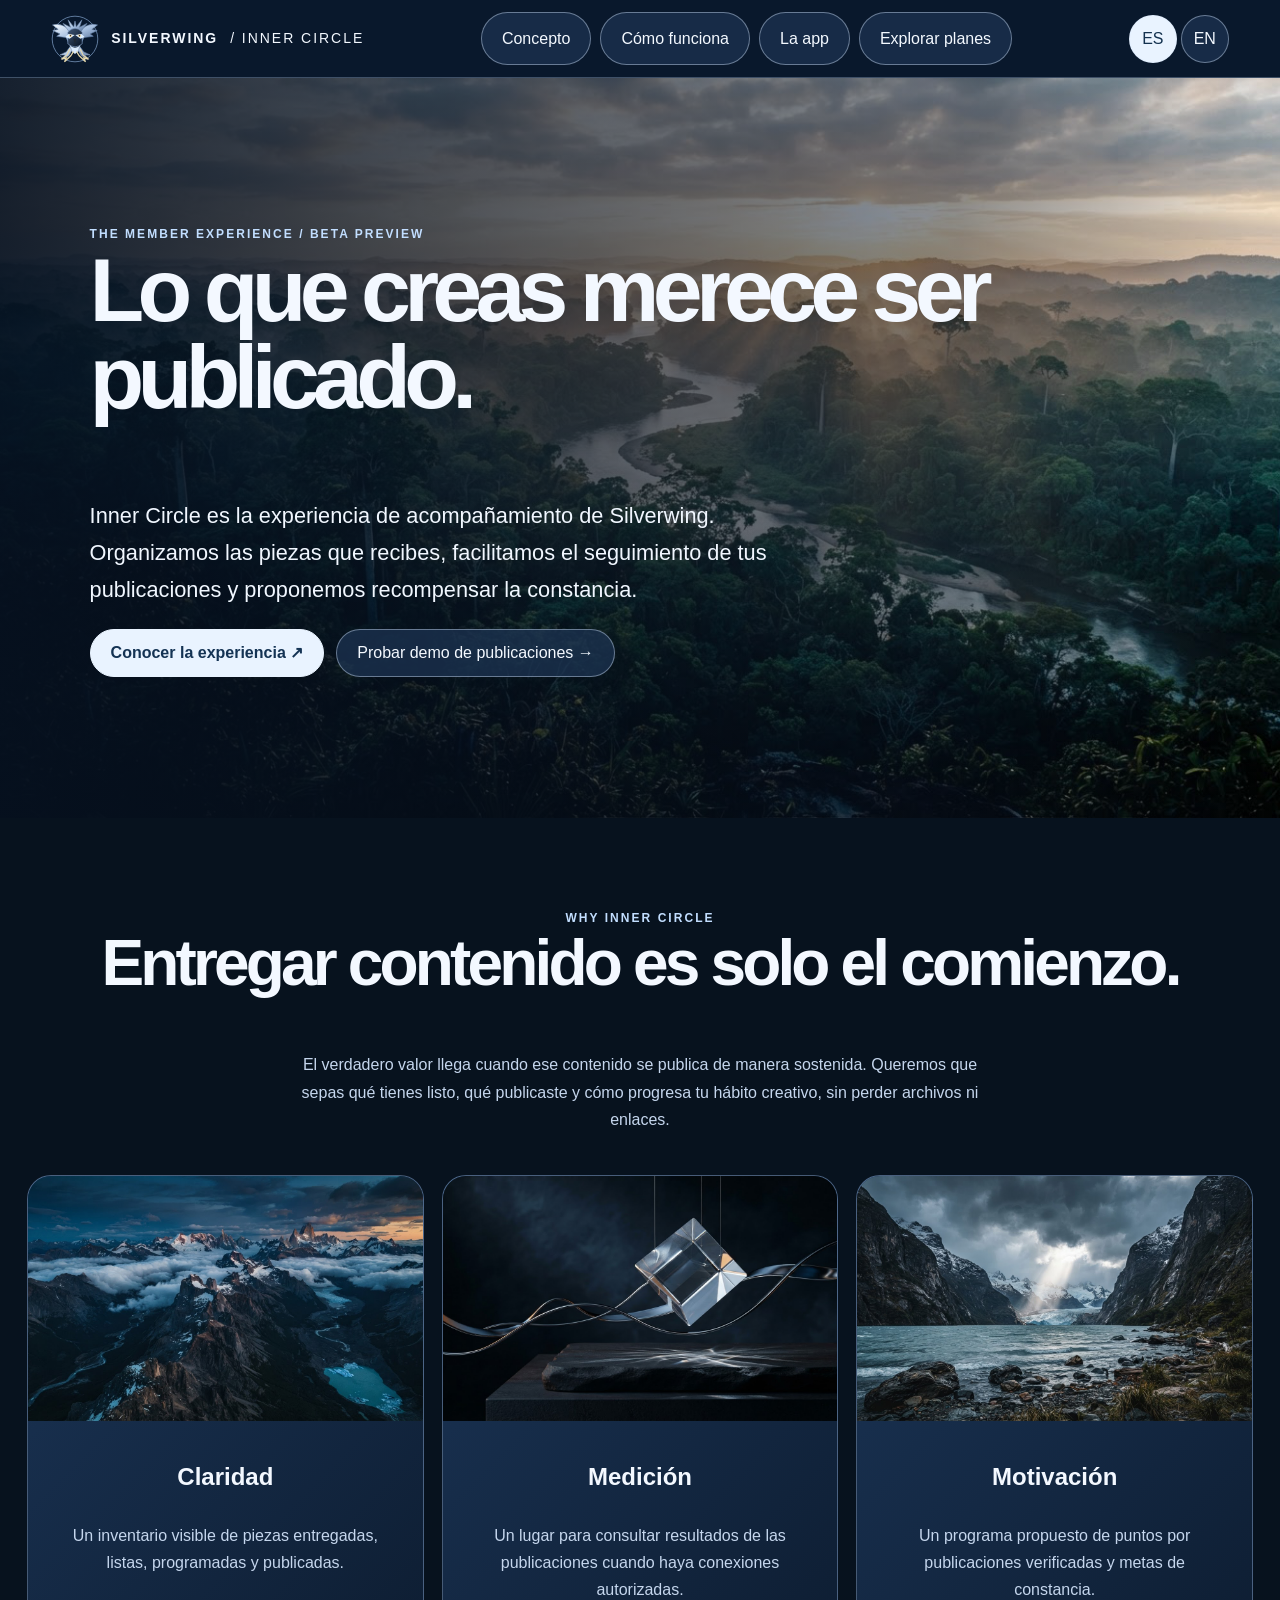
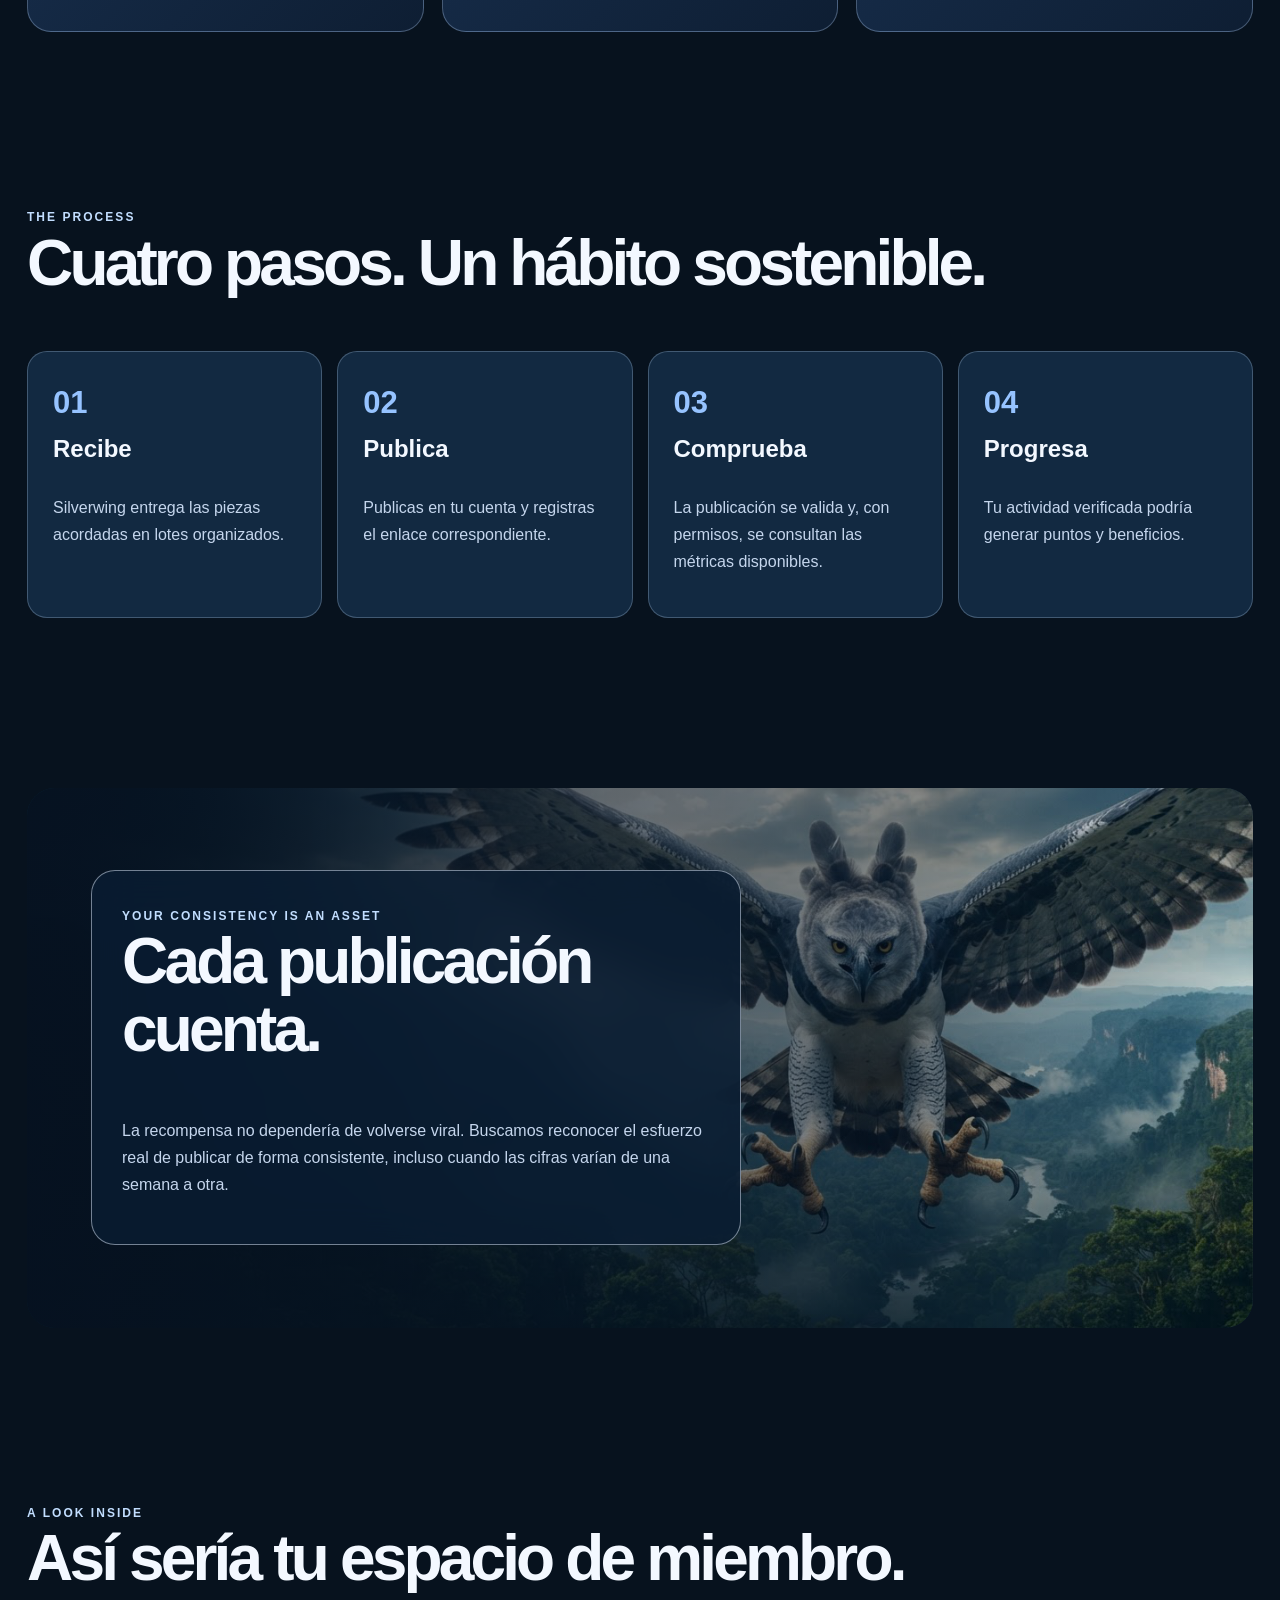
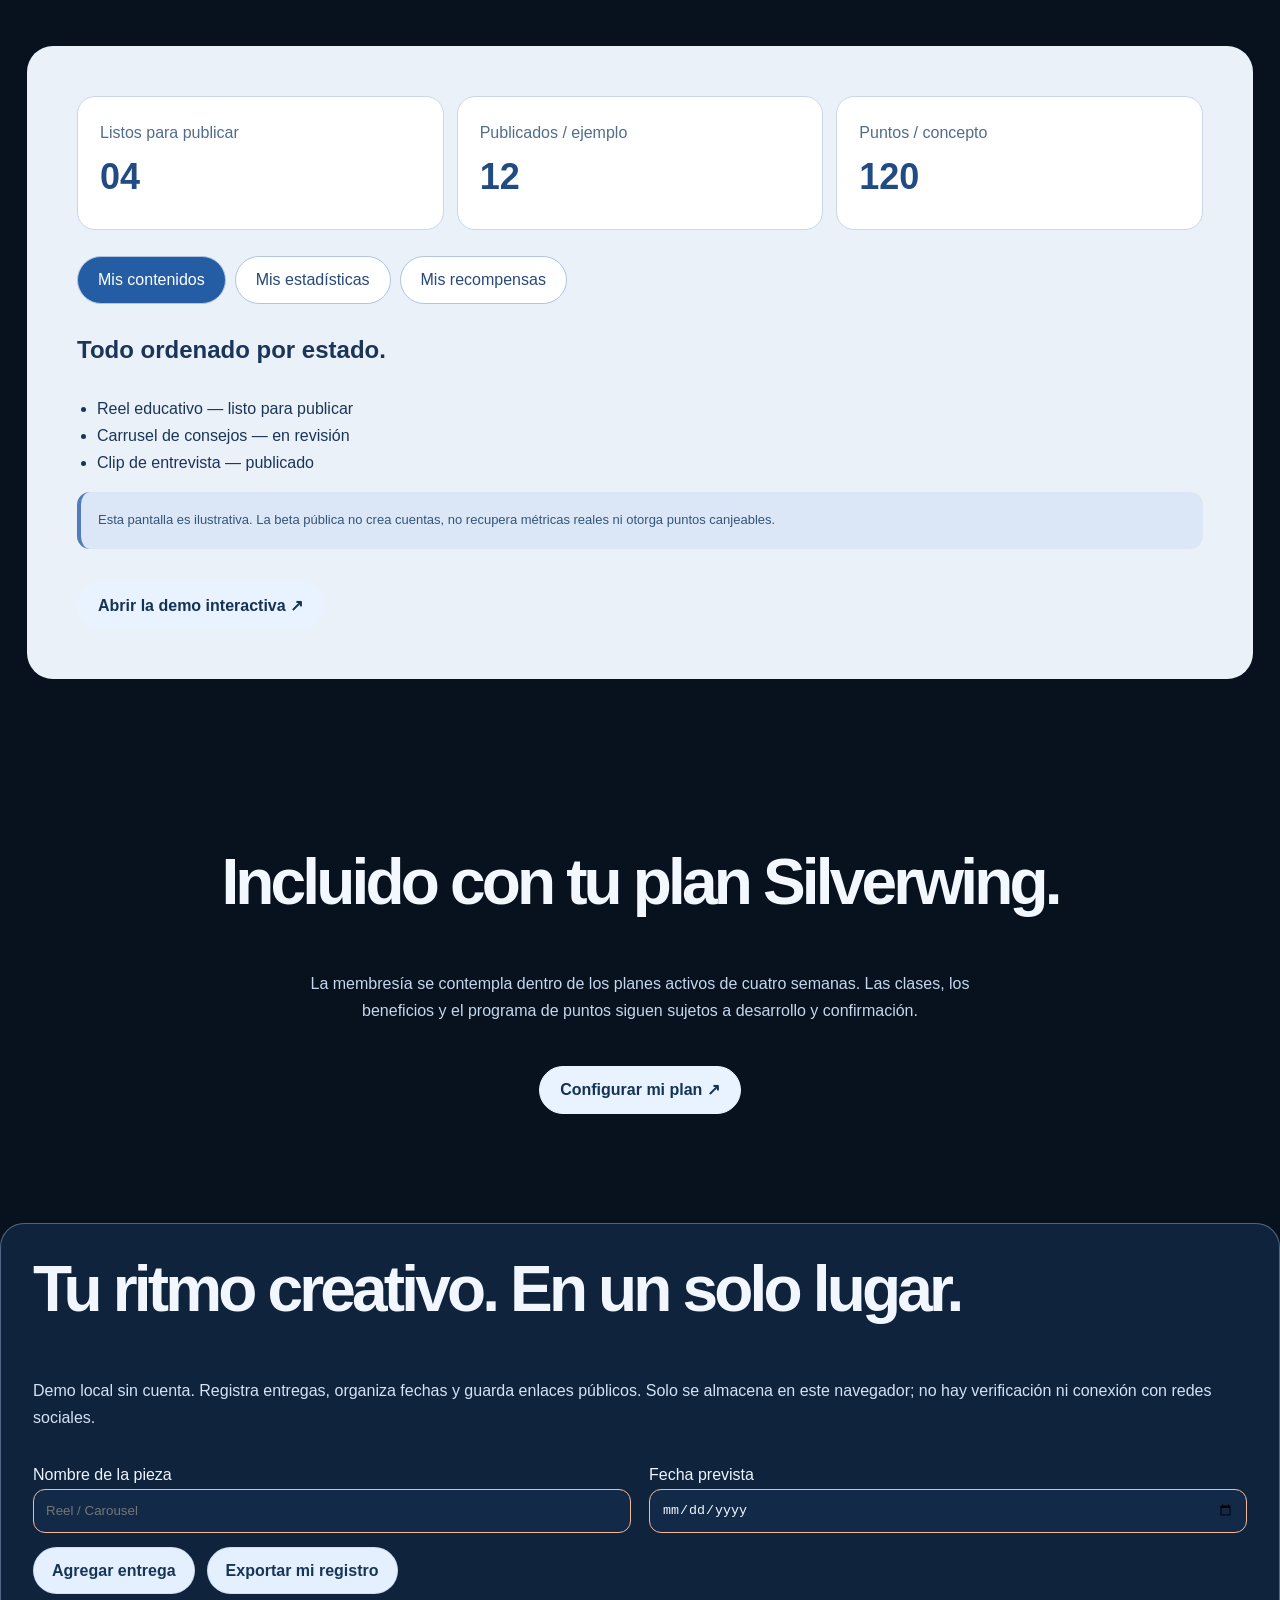
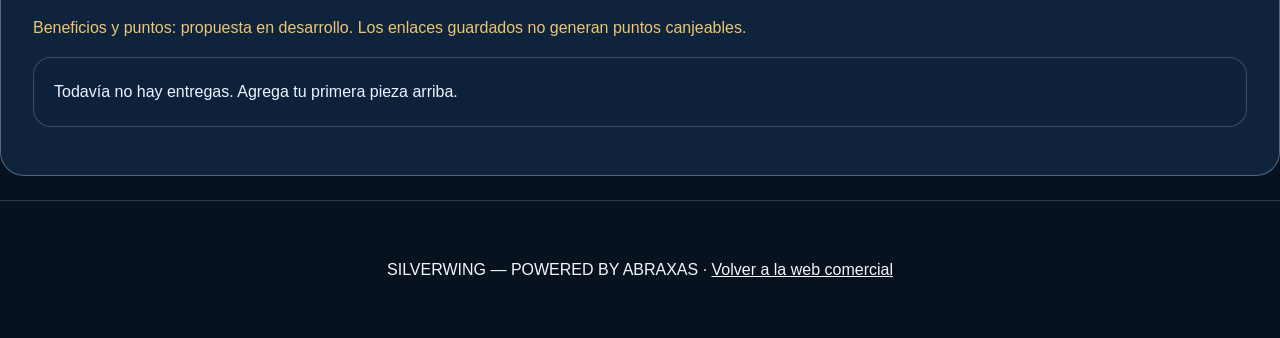
<file: inner-circle.html>
<!DOCTYPE html>

<html lang="es"><head><meta charset="utf-8"/><meta content="width=device-width,initial-scale=1" name="viewport"/><meta content="#081627" name="theme-color"/><title>Inner Circle — Silverwing</title><meta content="Conoce Inner Circle: entregas, publicaciones, estadísticas y recompensas por constancia. Vista conceptual beta." name="description"/><link href="assets/silverwing-harpy-mark.svg" rel="icon"/><style>
*{box-sizing:border-box}html{scroll-behavior:smooth}body{margin:0;background:#07121e;color:#f3f8ff;font:16px/1.7 -apple-system,BlinkMacSystemFont,'Segoe UI',sans-serif}button,a{font:inherit}a{text-decoration:none;color:inherit}button{cursor:pointer}h1,h2,h3,p{margin-top:0}h1{font-size:clamp(3.25rem,7vw,7rem);line-height:.98;letter-spacing:-.075em}h2{font-size:clamp(2.4rem,5vw,5rem);line-height:1.06;letter-spacing:-.06em}h3{font-size:1.5rem}p{color:#c5d6ed}main{overflow:hidden}header{position:sticky;top:0;z-index:25;display:flex;align-items:center;justify-content:space-between;gap:18px;padding:12px max(22px,4vw);background:rgba(10,25,46,.92);border-bottom:1px solid #c5dbf84a;backdrop-filter:blur(26px)}.brand{display:flex;align-items:center;gap:12px;letter-spacing:.14em;font-size:14px;font-weight:800}.brand img{width:48px;height:48px}nav{display:flex;gap:9px;flex-wrap:wrap}nav a,.btn,.lang button{display:inline-flex;justify-content:center;align-items:center;min-height:48px;padding:12px 20px;border-radius:999px;border:1px solid #d9eaff6b;color:#f4f9ff;background:rgba(29,51,82,.75)}.btn.primary{background:#e9f3ff;color:#143354;border-color:#e9f3ff;font-weight:700}.lang{display:flex;gap:4px}.lang button{min-width:48px;padding:10px}.lang button[aria-pressed=true]{background:#e9f3ff;color:#13314f}.hero,.wide-art{position:relative;isolation:isolate;background:#0b2038}.hero{min-height:740px;display:flex;align-items:center;padding:100px max(30px,7vw)}.hero:after,.wide-art:after{content:"";position:absolute;inset:0;z-index:-1;background:linear-gradient(90deg,#061120eb,#06132374 75%,transparent)}.hero>img,.wide-art>img{position:absolute;inset:0;width:100%;height:100%;object-fit:cover;z-index:-2}.hero>div{max-width:970px}.eyebrow{font-size:12px;letter-spacing:.17em;color:#c2deff;font-weight:800;text-transform:uppercase}.hero p{font-size:clamp(1.15rem,1.7vw,1.45rem);max-width:680px;color:#f1f7ff}.actions{display:flex;gap:12px;flex-wrap:wrap}.wrap{max-width:1350px;padding:85px 27px;margin:auto}.center{text-align:center}.center p{max-width:720px;margin:0 auto 42px}.grid{display:grid;grid-template-columns:repeat(3,minmax(0,1fr));gap:18px}.tile{border:1px solid #b8d5f853;border-radius:24px;background:linear-gradient(135deg,#1b3557,#0e1e33);overflow:hidden}.tile>img{width:100%;height:245px;object-fit:cover}.tile>div{padding:28px}.tile p{margin-bottom:0}.flow{display:grid;grid-template-columns:repeat(4,minmax(0,1fr));gap:15px}.step{background:#122941;border:1px solid #b2cee94a;padding:25px;border-radius:20px}.step strong{display:block;font-size:31px;color:#96c3ff}.wide-art{border-radius:28px;min-height:540px;display:flex;align-items:center;padding:clamp(30px,5vw,75px);overflow:hidden}.wide-art>div{max-width:650px;padding:30px;background:rgba(10,29,50,.85);border:1px solid #e6f0ff7c;border-radius:24px;backdrop-filter:blur(20px)}.demo{background:#eaf1f9;color:#1b3558;padding:clamp(24px,4vw,50px);border-radius:26px}.demo p{color:#526985}.stats{display:grid;grid-template-columns:repeat(3,1fr);gap:13px}.stats>div{background:white;border:1px solid #c8d7ea;padding:22px;border-radius:18px}.stats span{display:block;color:#526c8d}.stats strong{font-size:36px;color:#214c83}.tabs{display:flex;gap:9px;flex-wrap:wrap;margin:26px 0}.tabs button{border:1px solid #afc5e2;border-radius:99px;background:#fff;color:#274a78;min-height:48px;padding:12px 20px}.tabs button[aria-selected=true]{background:#245da4;color:white}.panel{display:none}.panel.active{display:block}.panel ul{padding-left:20px}.disclaimer{font-size:13px;background:#dbe7f6;padding:17px;border-radius:13px;border-left:4px solid #527bb9;color:#325579!important}.footer{padding:55px 27px;text-align:center;border-top:1px solid #abc7e33b}.footer a{text-decoration:underline}.ic-reveal{opacity:0;transform:translateY(25px);transition:opacity .8s,transform .8s}.ic-reveal.visible{opacity:1;transform:none}:focus-visible{outline:3px solid #ffcd78;outline-offset:4px}@media(max-width:800px){header{flex-wrap:wrap}nav{order:3;width:100%;overflow:auto;flex-wrap:nowrap}nav a{white-space:nowrap}.grid,.flow{grid-template-columns:1fr}.stats{grid-template-columns:1fr}.hero{min-height:700px;padding:65px 26px}.wrap{padding:65px 20px}.tile>img{height:220px}}@media(prefers-reduced-motion:reduce){.ic-reveal{opacity:1;transform:none;transition:none}}
</style><link href="components.css" rel="stylesheet"/><style>.delivery{padding:20px;background:#0d223a;border:1px solid #aac5e744;border-radius:18px;margin:14px 0;overflow-wrap:anywhere}.member-list{list-style:none;padding:0}.member-note{color:#e9c777!important}.sw-product-panel a{display:inline-flex;text-decoration:none}.sw-product-panel input:not([type=checkbox]){width:100%}.sw-product-panel form{margin-bottom:20px}</style></head><body><header><a class="brand" href="./#clientLanding"><img alt="" src="assets/silverwing-harpy-mark.svg"/> SILVERWING <span style="font-weight:400">/ INNER CIRCLE</span></a><nav><a data-copy="ic.nav1" href="#concept">Concepto</a><a data-copy="ic.nav2" href="#how">Cómo funciona</a><a data-copy="ic.nav3" href="#preview">La app</a><a data-copy="ic.nav4" href="./#clientPlans">Explorar planes</a></nav><div aria-label="Idioma / Language" class="lang" role="group"><button aria-pressed="true" data-sw-language="es" id="es">ES</button><button aria-pressed="false" data-sw-language="en" id="en">EN</button></div></header>
<main><section class="hero"><img alt="Bosque tropical amazónico al amanecer" src="assets/amazon-cinema.png"/><div><span class="eyebrow">THE MEMBER EXPERIENCE / BETA PREVIEW</span><h1 data-copy="ic.hero">Lo que creas merece ser publicado.</h1><p data-copy="ic.intro">Inner Circle es la experiencia de acompañamiento de Silverwing. Organizamos las piezas que recibes, facilitamos el seguimiento de tus publicaciones y proponemos recompensar la constancia.</p><div class="actions"><a class="btn primary" data-copy="ic.cta1" href="#preview">Conocer la experiencia ↗</a><a class="btn" data-copy="ic.cta2" href="#member-demo">Probar demo de publicaciones →</a></div></div></section>
<section class="wrap center ic-reveal" id="concept"><span class="eyebrow">WHY INNER CIRCLE</span><h2 data-copy="ic.why">Entregar contenido es solo el comienzo.</h2><p data-copy="ic.whybody">El verdadero valor llega cuando ese contenido se publica de manera sostenida. Queremos que sepas qué tienes listo, qué publicaste y cómo progresa tu hábito creativo, sin perder archivos ni enlaces.</p><div class="grid">
<article class="tile"><img alt="Montañas andinas" loading="lazy" src="assets/andes-cinema.png"/><div><h3 data-copy="ic.v1">Claridad</h3><p data-copy="ic.v1b">Un inventario visible de piezas entregadas, listas, programadas y publicadas.</p></div></article><article class="tile"><img alt="Vidrio óptico editorial" loading="lazy" src="assets/editorial-glass-cinema.png"/><div><h3 data-copy="ic.v2">Medición</h3><p data-copy="ic.v2b">Un lugar para consultar resultados de las publicaciones cuando haya conexiones autorizadas.</p></div></article><article class="tile"><img alt="Paisaje de la Patagonia" loading="lazy" src="assets/patagonia-cinema.png"/><div><h3 data-copy="ic.v3">Motivación</h3><p data-copy="ic.v3b">Un programa propuesto de puntos por publicaciones verificadas y metas de constancia.</p></div></article></div></section>
<section class="wrap ic-reveal" id="how"><span class="eyebrow">THE PROCESS</span><h2 data-copy="ic.how">Cuatro pasos. Un hábito sostenible.</h2><div class="flow"><div class="step"><strong>01</strong><h3 data-copy="ic.s1">Recibe</h3><p data-copy="ic.s1b">Silverwing entrega las piezas acordadas en lotes organizados.</p></div><div class="step"><strong>02</strong><h3 data-copy="ic.s2">Publica</h3><p data-copy="ic.s2b">Publicas en tu cuenta y registras el enlace correspondiente.</p></div><div class="step"><strong>03</strong><h3 data-copy="ic.s3">Comprueba</h3><p data-copy="ic.s3b">La publicación se valida y, con permisos, se consultan las métricas disponibles.</p></div><div class="step"><strong>04</strong><h3 data-copy="ic.s4">Progresa</h3><p data-copy="ic.s4b">Tu actividad verificada podría generar puntos y beneficios.</p></div></div></section>
<section class="wrap ic-reveal"><div class="wide-art"><img alt="Águila arpía frontal con alas abiertas" loading="lazy" src="assets/harpy-flight-cinema.png"/><div><span class="eyebrow">YOUR CONSISTENCY IS AN ASSET</span><h2 data-copy="ic.moment">Cada publicación cuenta.</h2><p data-copy="ic.momentb">La recompensa no dependería de volverse viral. Buscamos reconocer el esfuerzo real de publicar de forma consistente, incluso cuando las cifras varían de una semana a otra.</p></div></div></section>
<section class="wrap ic-reveal" id="preview"><span class="eyebrow">A LOOK INSIDE</span><h2 data-copy="ic.app">Así sería tu espacio de miembro.</h2><div class="demo"><div class="stats"><div><span data-copy="ic.stat1">Listos para publicar</span><strong>04</strong></div><div><span data-copy="ic.stat2">Publicados / ejemplo</span><strong>12</strong></div><div><span data-copy="ic.stat3">Puntos / concepto</span><strong>120</strong></div></div><div class="tabs" role="tablist"><button aria-selected="true" data-copy="ic.tab1" data-tab="content" role="tab">Mis contenidos</button><button aria-selected="false" data-copy="ic.tab2" data-tab="metrics" role="tab">Mis estadísticas</button><button aria-selected="false" data-copy="ic.tab3" data-tab="rewards" role="tab">Mis recompensas</button></div><div class="panel active" data-panel="content" role="tabpanel"><h3 data-copy="ic.contenttitle">Todo ordenado por estado.</h3><ul><li data-copy="ic.c1">Reel educativo — listo para publicar</li><li data-copy="ic.c2">Carrusel de consejos — en revisión</li><li data-copy="ic.c3">Clip de entrevista — publicado</li></ul></div><div class="panel" data-panel="metrics" role="tabpanel"><h3 data-copy="ic.mtitle">Comprende lo que conecta.</h3><p data-copy="ic.mbody">Visualizaciones, alcance, interacciones y guardados, solamente cuando estén disponibles mediante APIs autorizadas. Aquí todavía no hay métricas reales.</p></div><div class="panel" data-panel="rewards" role="tabpanel"><h3 data-copy="ic.rtitle">Beneficios por constancia.</h3><p data-copy="ic.rbody">Puntos hipotéticos por cada publicación verificada y bonos por metas semanales; los canjes se definirán según costos y disponibilidad.</p></div><p class="disclaimer" data-copy="ic.disclaimer">Esta pantalla es ilustrativa. La beta pública no crea cuentas, no recupera métricas reales ni otorga puntos canjeables.</p><a class="btn primary" data-copy="ic.cta3" href="#member-demo" style="margin-top:20px">Abrir la demo interactiva ↗</a></div></section>
<section class="wrap center ic-reveal"><h2 data-copy="ic.included">Incluido con tu plan Silverwing.</h2><p data-copy="ic.includedb">La membresía se contempla dentro de los planes activos de cuatro semanas. Las clases, los beneficios y el programa de puntos siguen sujetos a desarrollo y confirmación.</p><a class="btn primary" data-copy="ic.cta4" href="./#clientPlans">Configurar mi plan ↗</a></section><section class="wrap sw-product-panel" data-native-i18n="" id="member-demo"></section></main>
<footer class="footer">SILVERWING — POWERED BY ABRAXAS · <a data-copy="ic.back" href="./#clientLanding">Volver a la web comercial</a></footer>
<script>document.querySelectorAll('[data-tab]').forEach(btn=>btn.addEventListener('click',()=>{const tab=btn.dataset.tab;document.querySelectorAll('[data-tab]').forEach(x=>x.setAttribute('aria-selected',String(x.dataset.tab===tab)));document.querySelectorAll('[data-panel]').forEach(x=>x.classList.toggle('active',x.dataset.panel===tab))}));
if(!matchMedia('(prefers-reduced-motion: reduce)').matches&&'IntersectionObserver'in window){const io=new IntersectionObserver(es=>es.forEach(e=>{if(e.isIntersecting){e.target.classList.add('visible');io.unobserve(e.target)}}),{threshold:.08});document.querySelectorAll('.ic-reveal').forEach(e=>io.observe(e))}else document.querySelectorAll('.ic-reveal').forEach(e=>e.classList.add('visible'));
</script><script src="i18n.js"></script><script src="member-demo.js"></script></body></html>
</file>
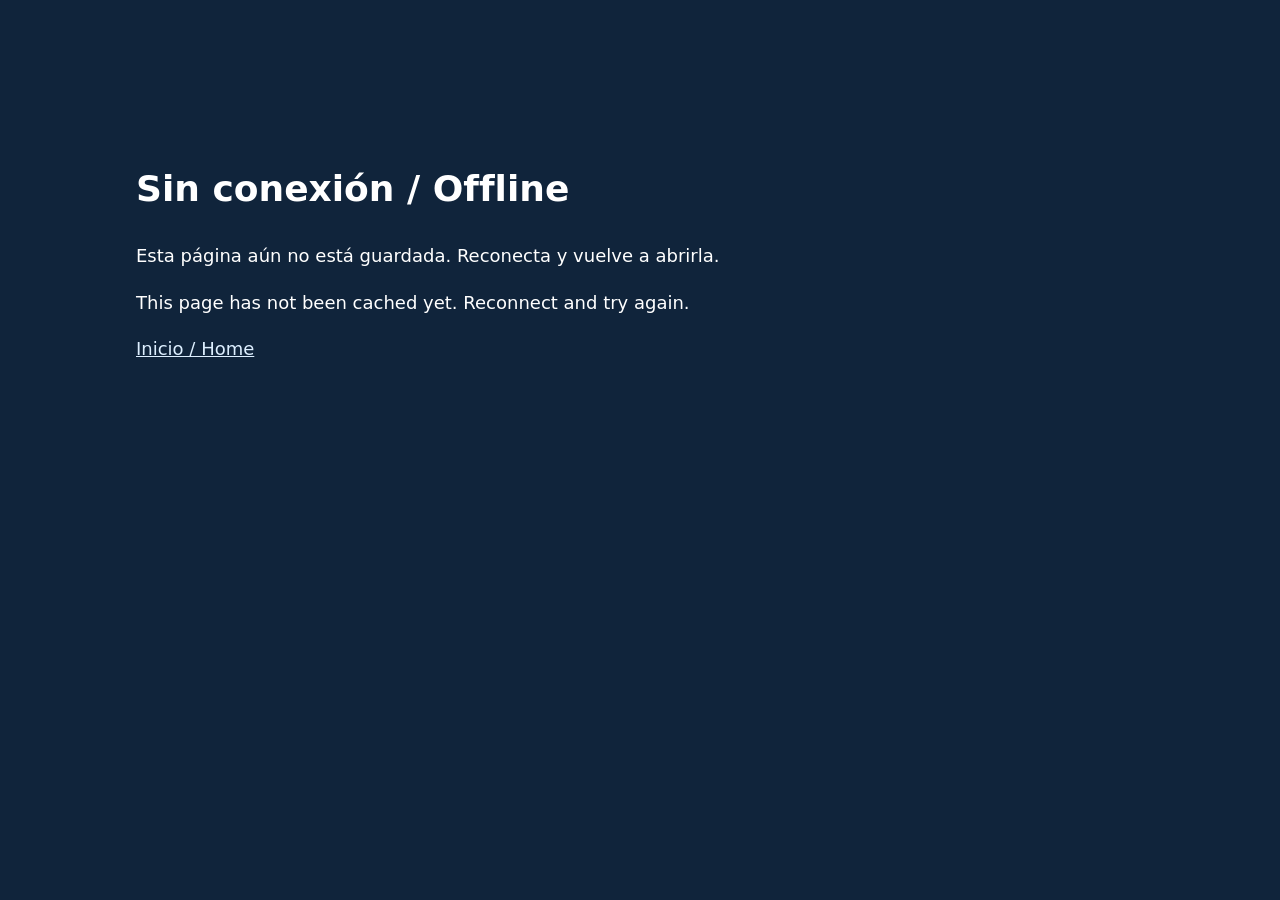
<file: offline.html>
<!doctype html><html lang="es"><meta charset="utf-8"><meta name="viewport" content="width=device-width,initial-scale=1"><title>Silverwing / Offline</title><body style="font:18px/1.6 system-ui;padding:10%;background:#10243b;color:white"><h1>Sin conexión / Offline</h1><p>Esta página aún no está guardada. Reconecta y vuelve a abrirla.</p><p>This page has not been cached yet. Reconnect and try again.</p><a style="color:#ddefff" href="./">Inicio / Home</a></body></html>
</file>
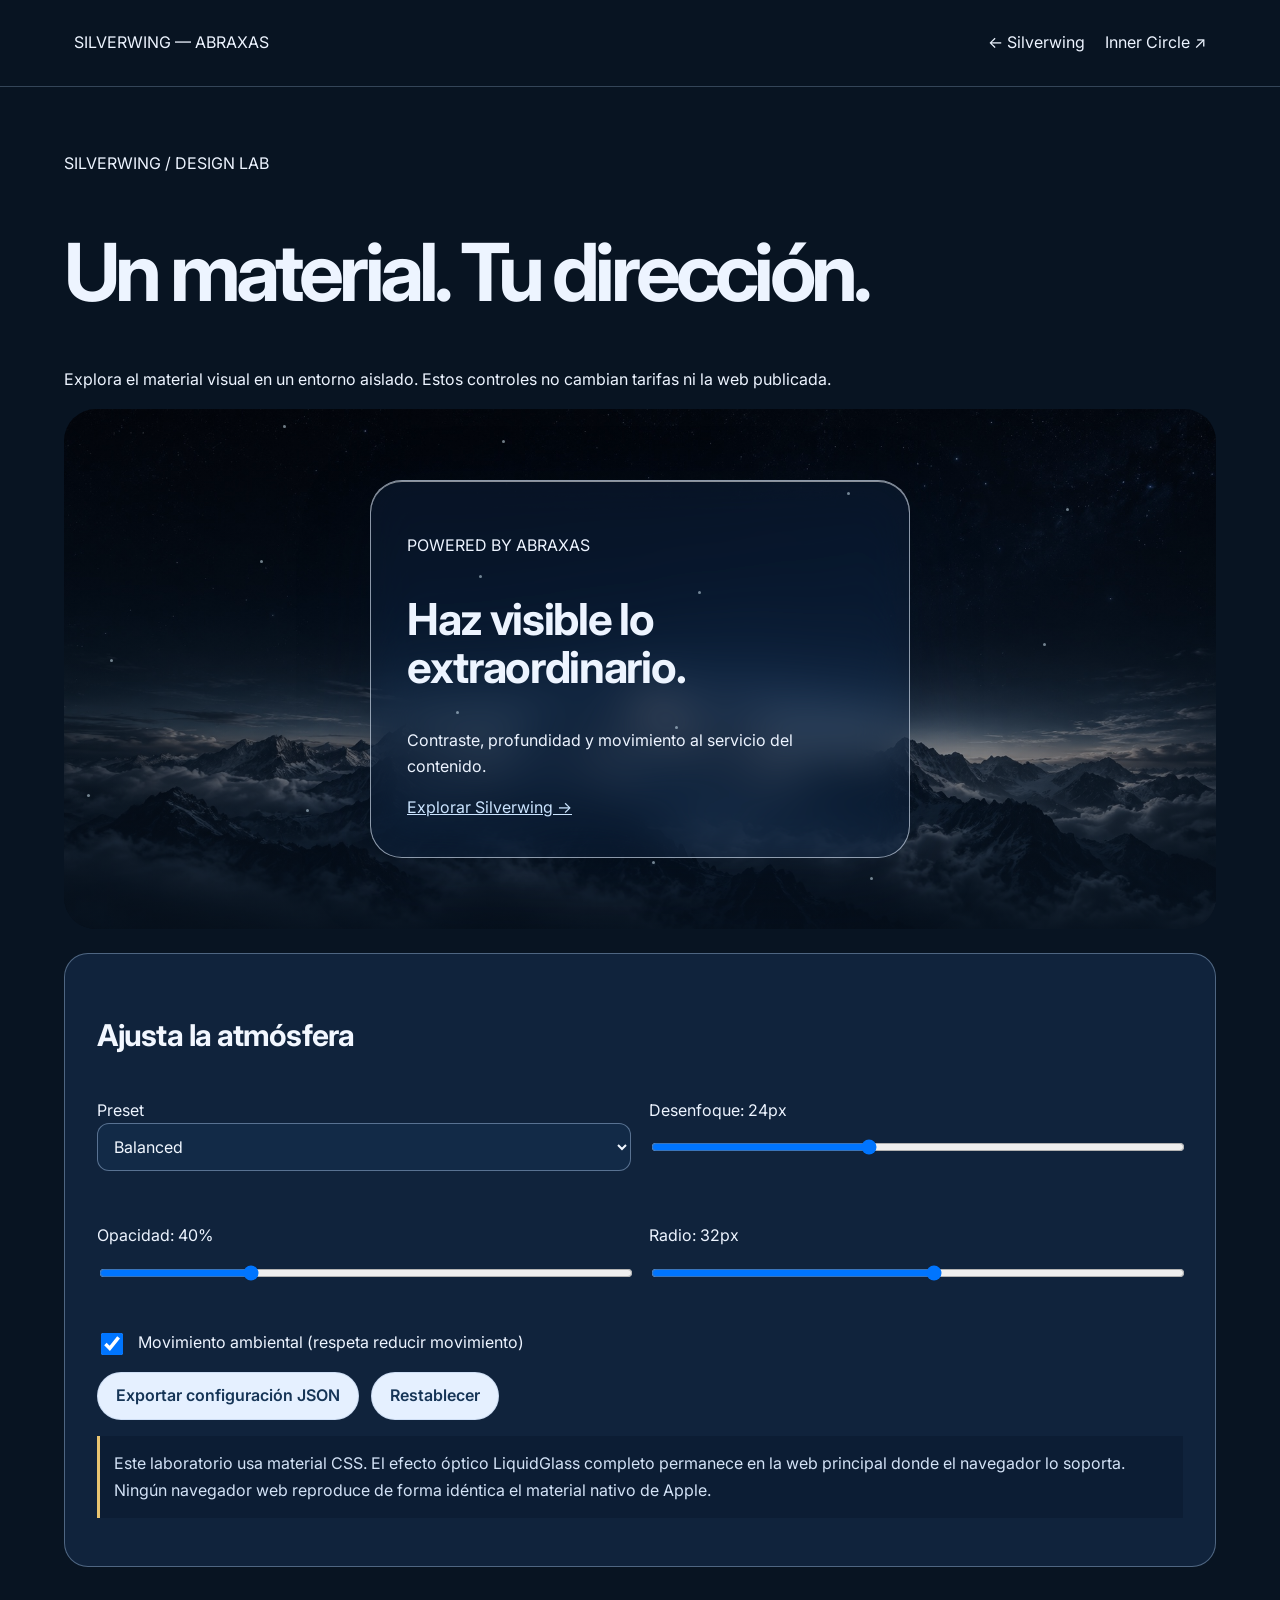
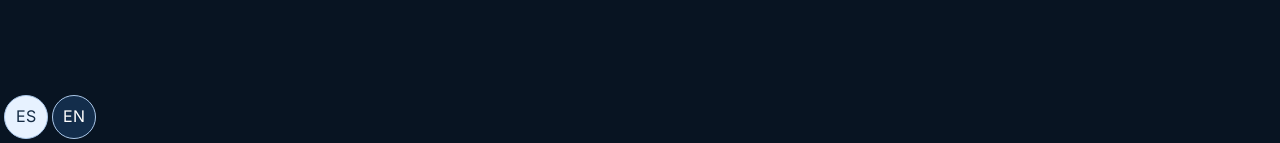
<file: playground.html>
<!doctype html><html lang="es"><head><meta charset="utf-8"><meta name="viewport" content="width=device-width,initial-scale=1"><title>Silverwing / Playground</title><link rel="icon" href="assets/silverwing-harpy-mark.svg"><link rel="stylesheet" href="product-pages.css"><link rel="stylesheet" href="components.css"></head><body><header><a href="./">SILVERWING — ABRAXAS</a><nav><a href="./">← Silverwing</a><a href="https://lordjeferies.github.io/silverwing-public/inner-circle.html">Inner Circle ↗</a></nav></header><main id="lab" data-native-i18n></main><script src="i18n.js"></script><script src="playground.js"></script></body></html>
</file>
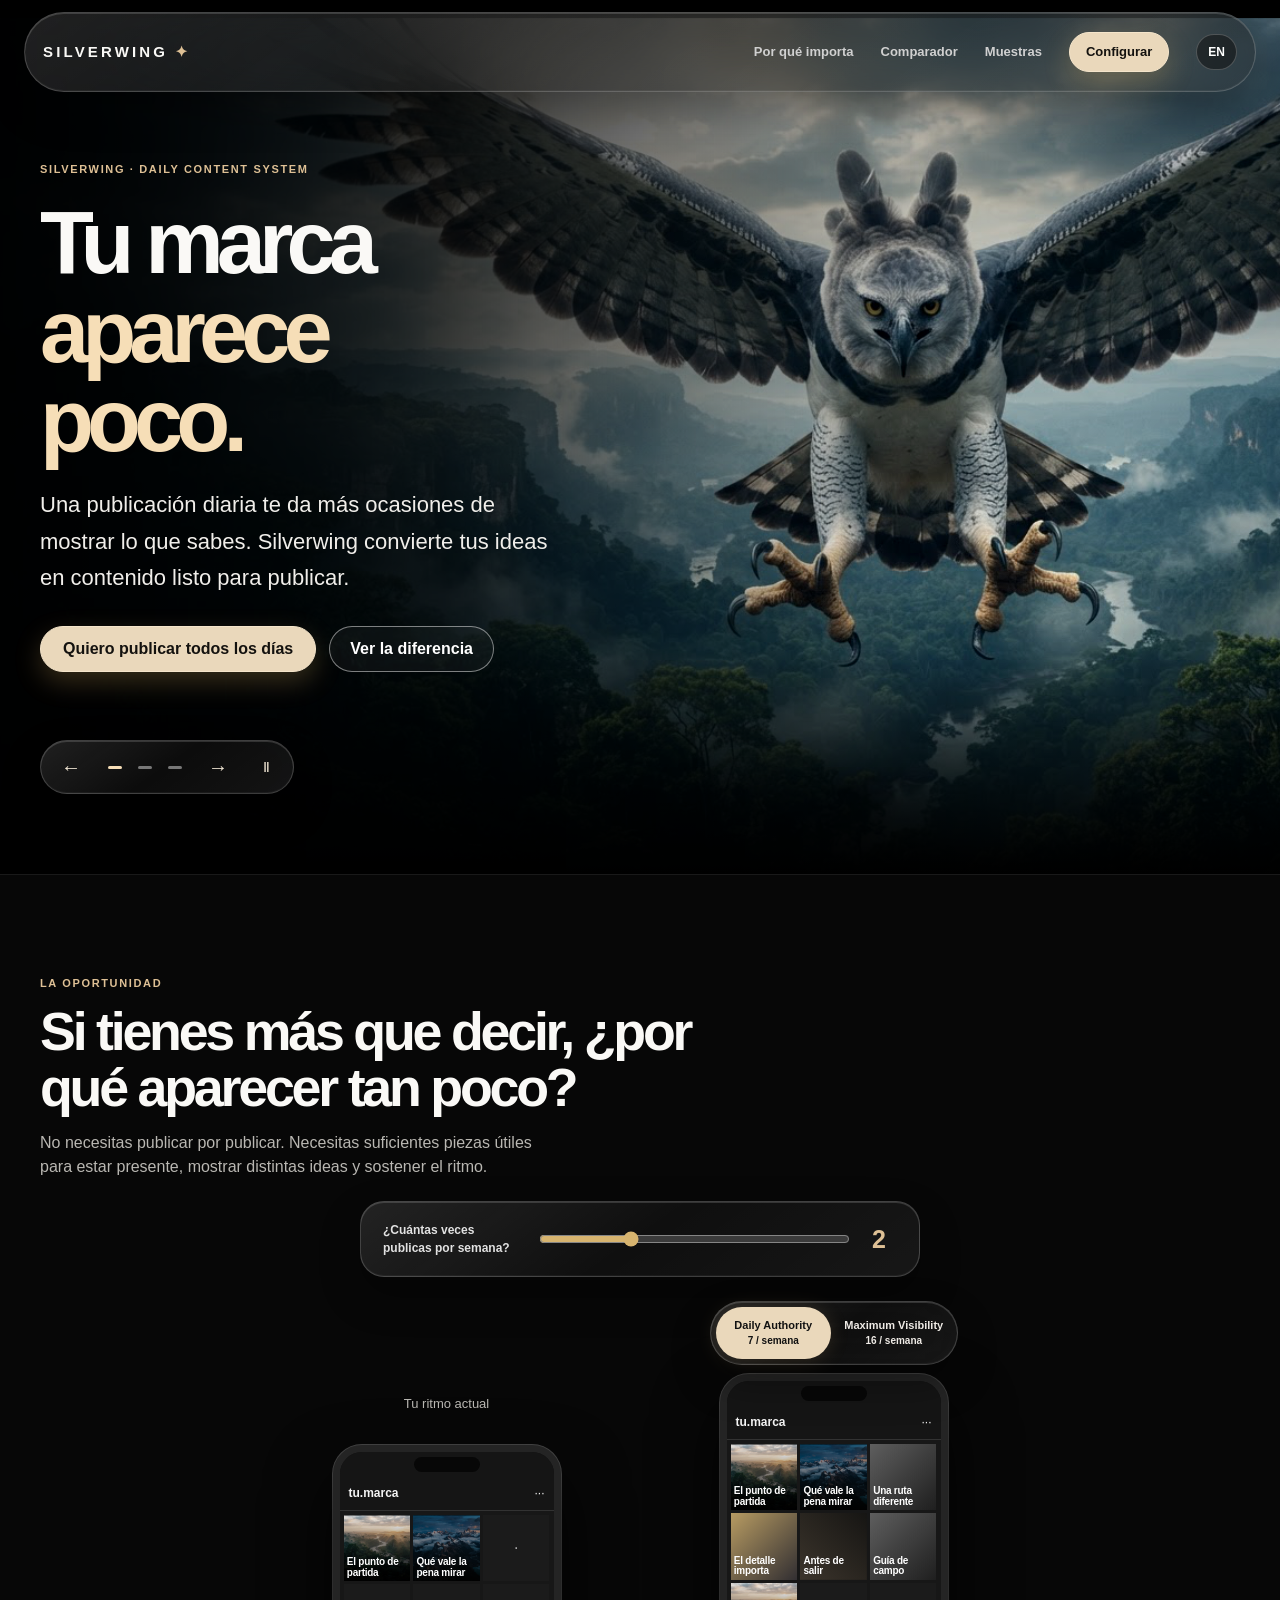
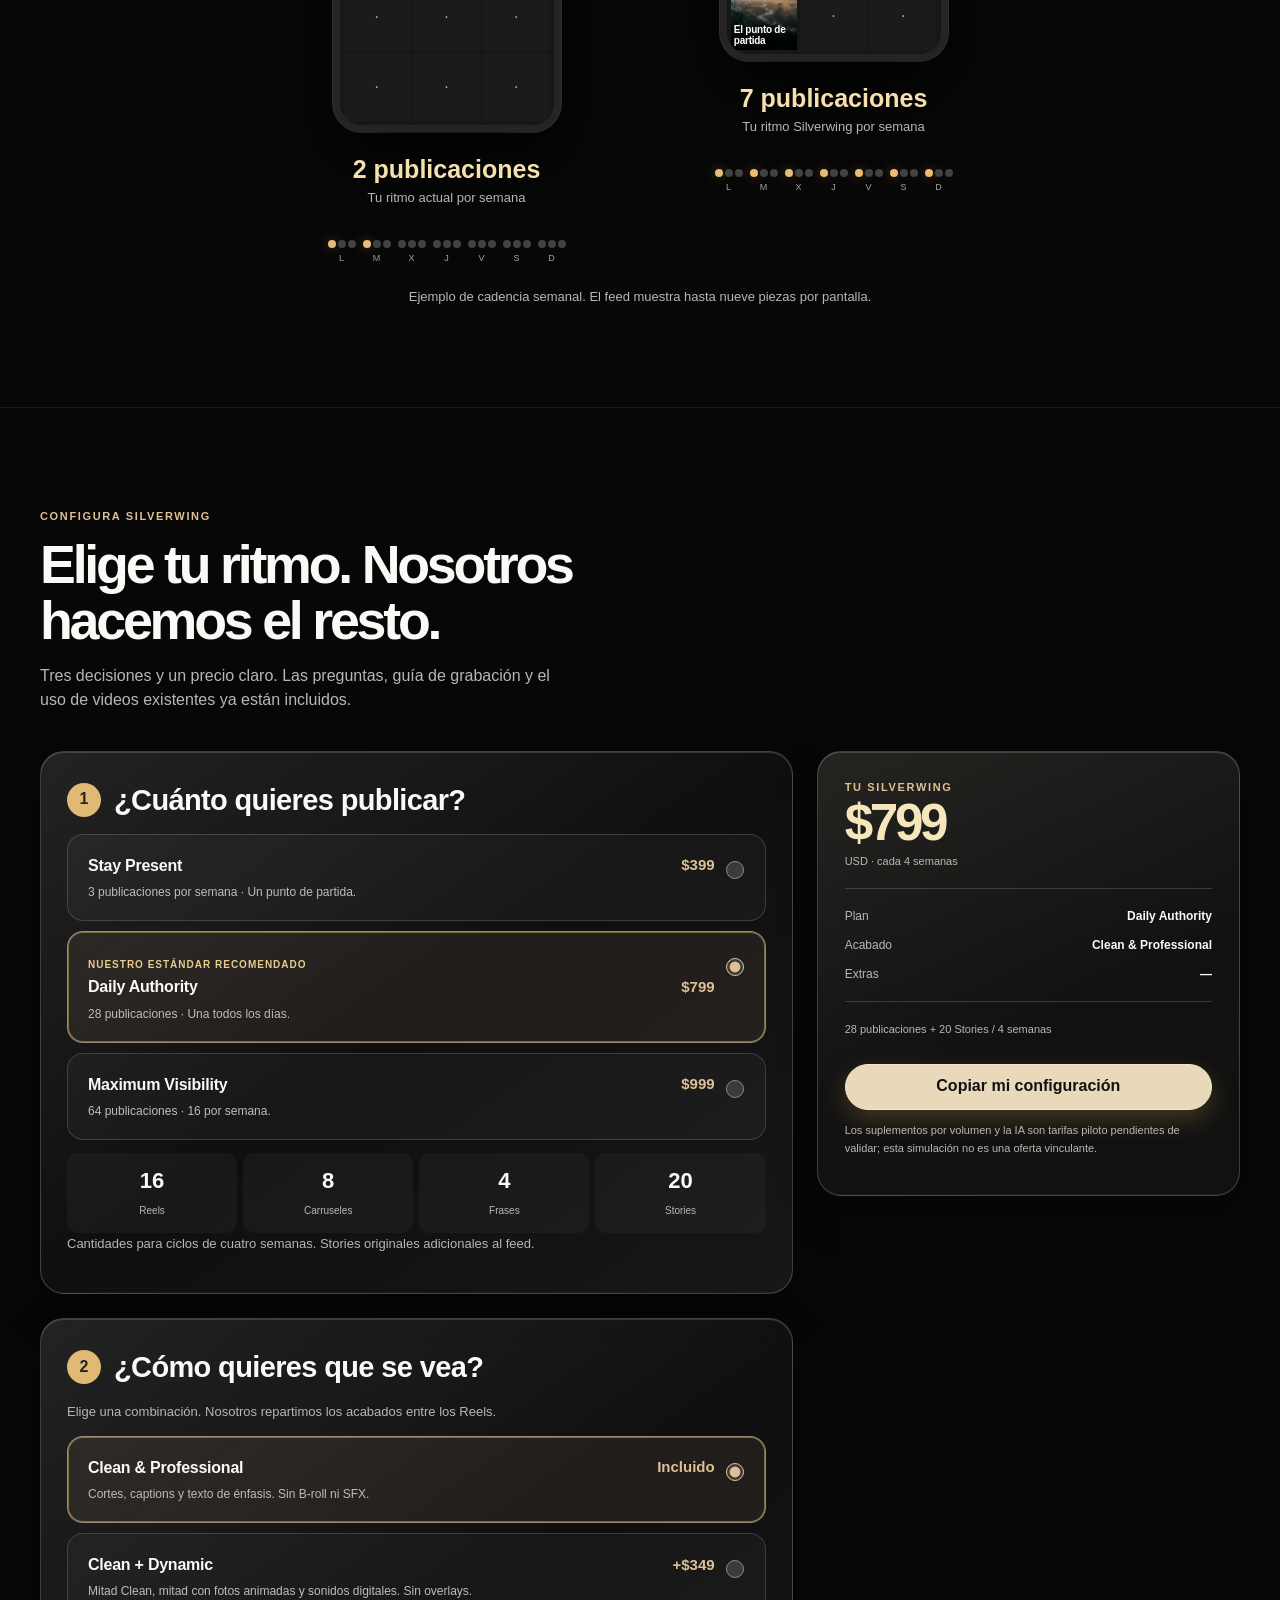
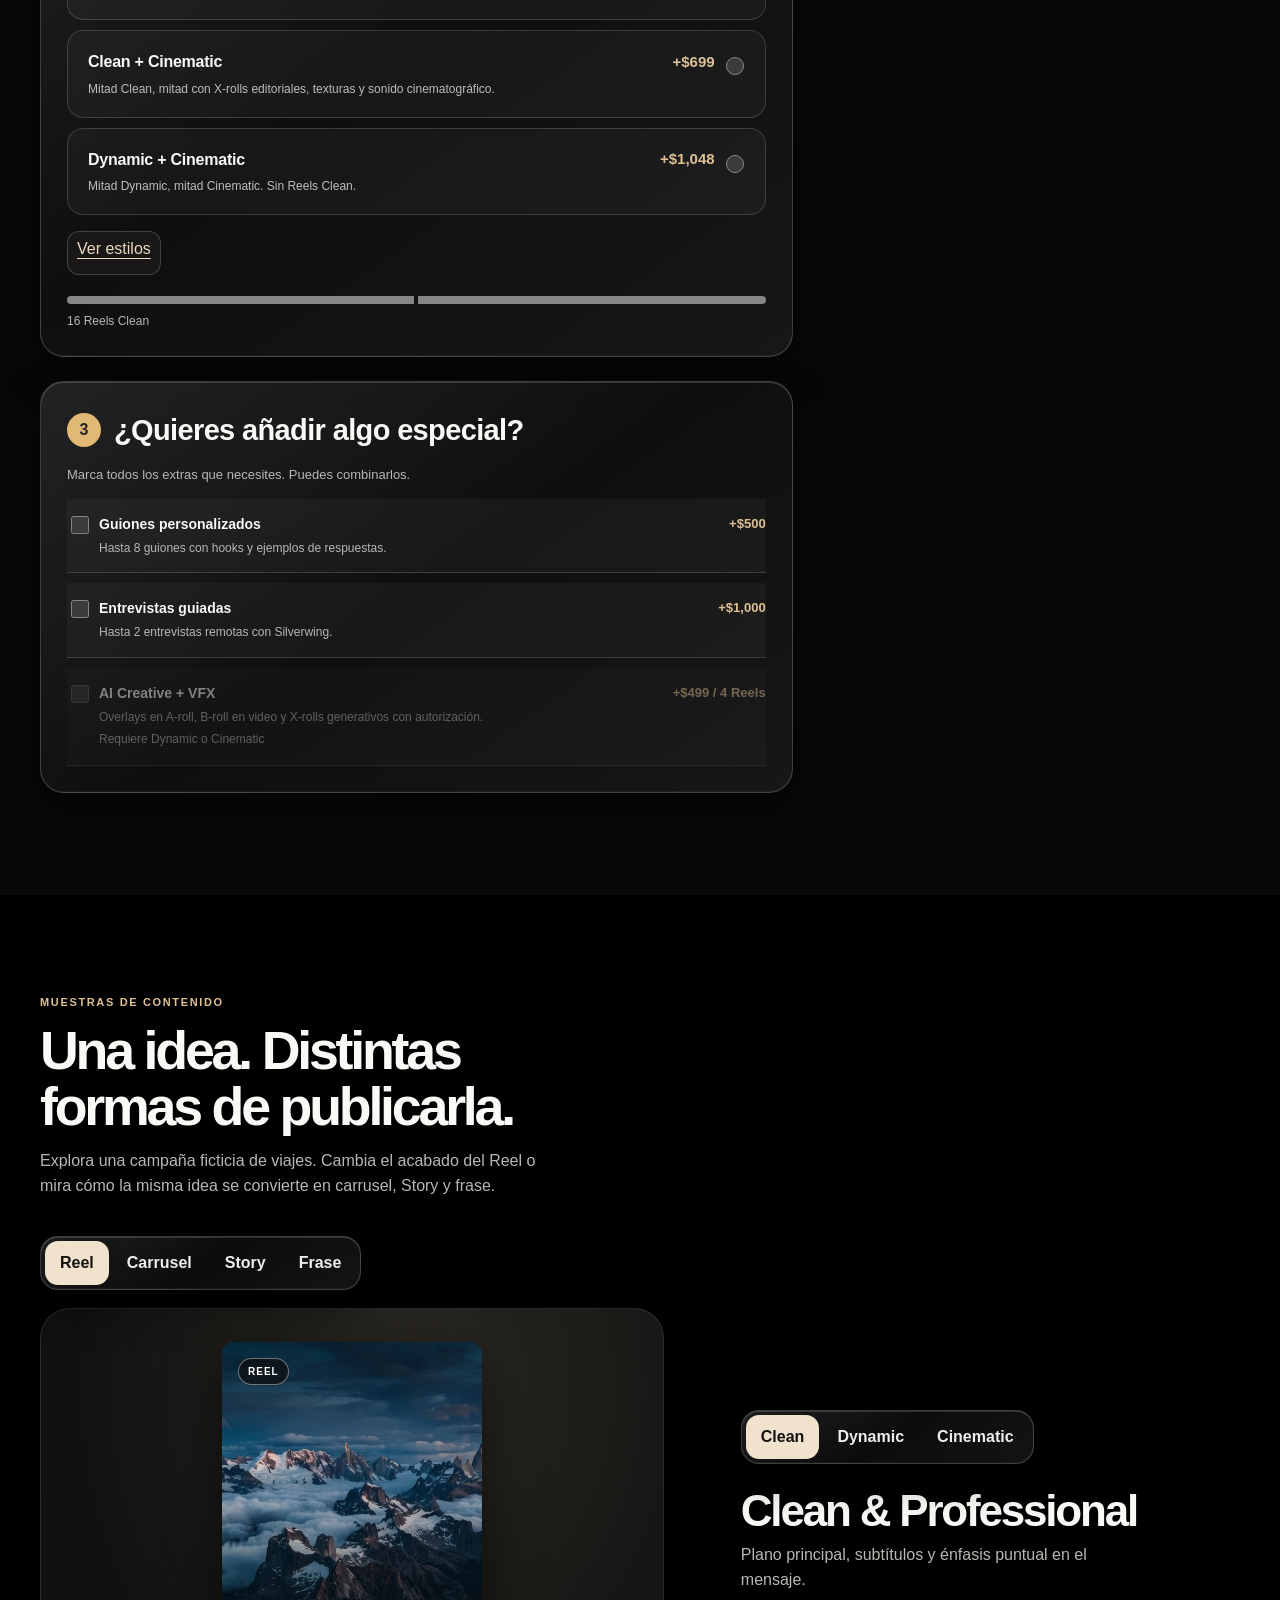
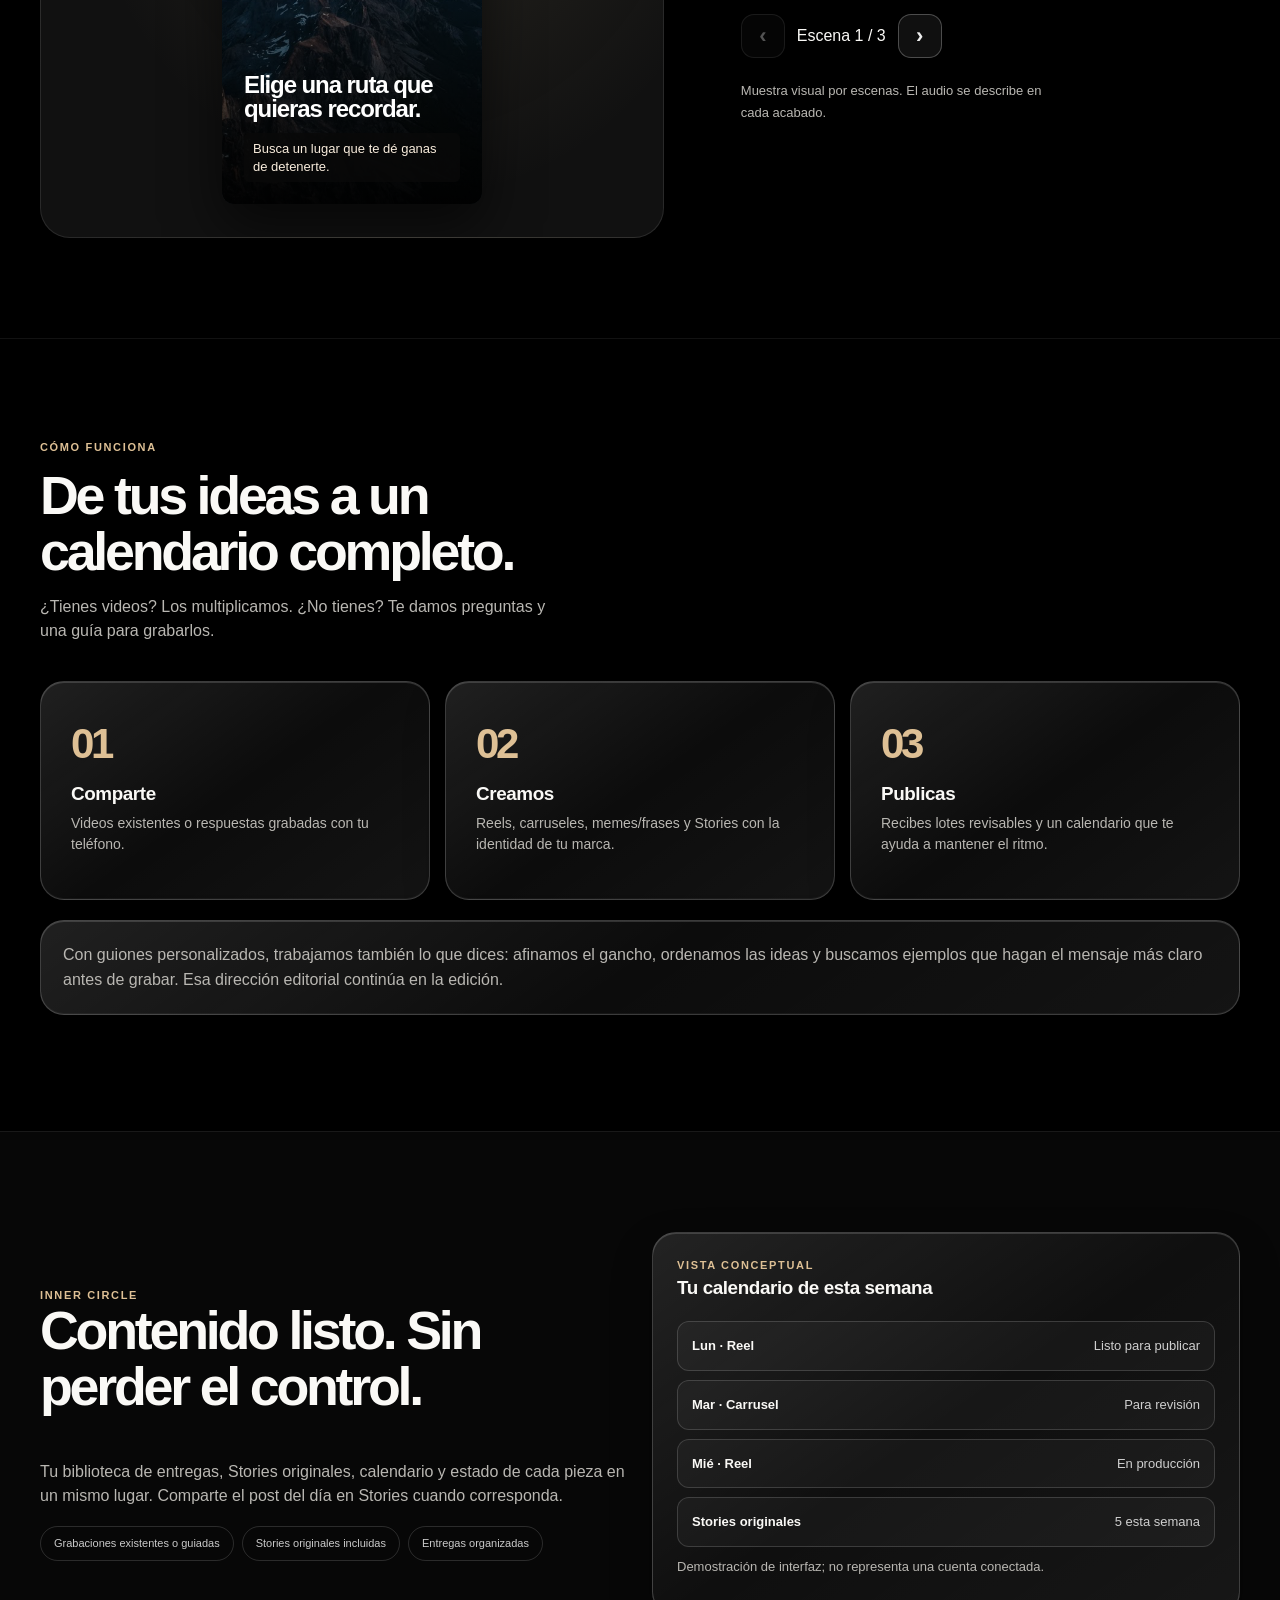
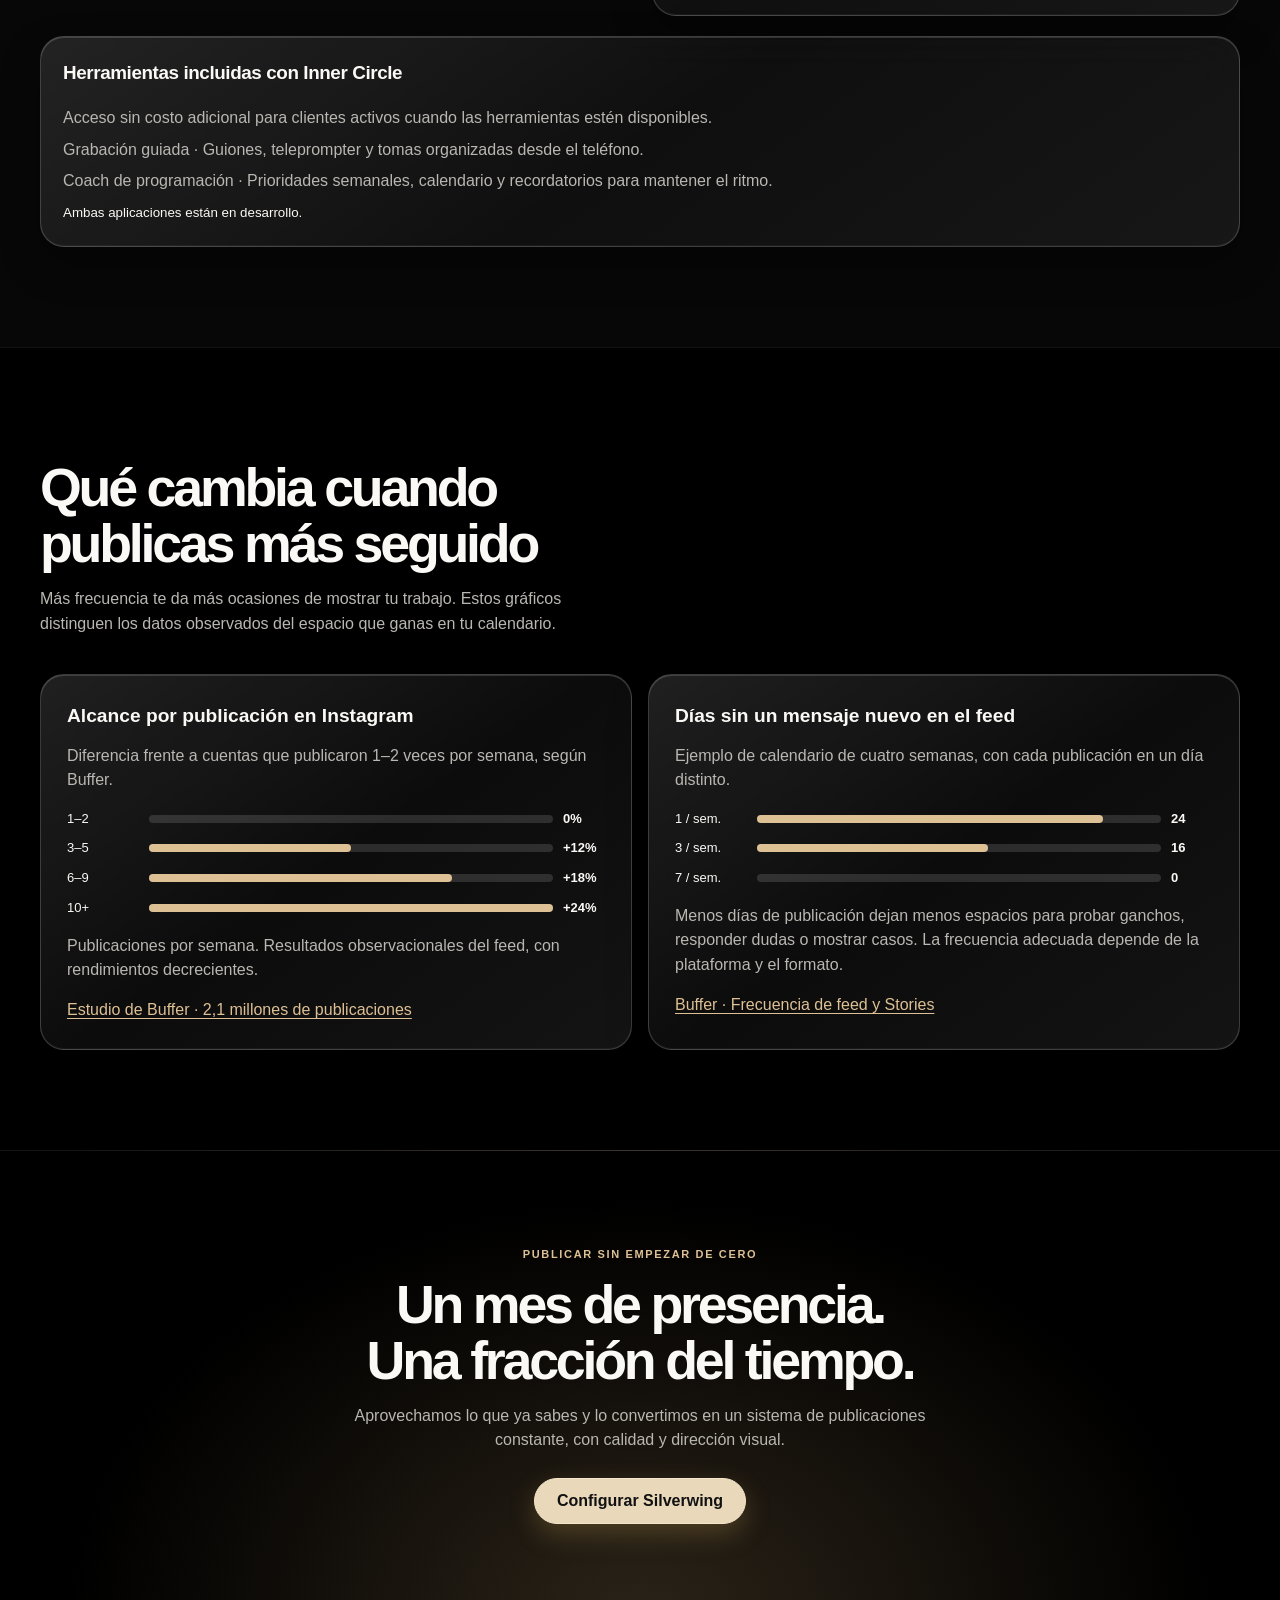
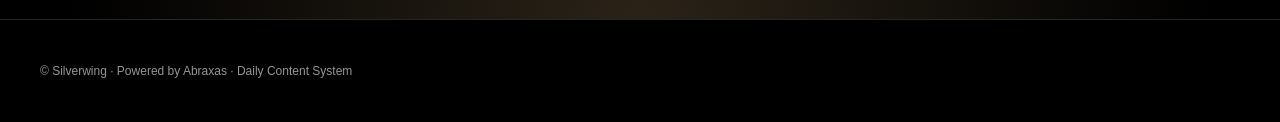
<file: silverwinglanding/v16.html>
<!DOCTYPE html>

<html lang="es"><head><meta charset="utf-8"/><meta content="width=device-width,initial-scale=1" name="viewport"/><meta content="#000000" name="theme-color"/><meta content="Silverwing transforma tus ideas y videos en contenido profesional para mantener una presencia diaria." name="description"/><title>Silverwing V16 — Daily Content System · Concepto Comercial</title><style>
:root{--bg:#0d0d0d;--night:#141414;--card:#1d1d1d;--ink:#f6f7fa;--dim:#b3b3b3;--gold:#e3c081;--line:rgba(222,235,251,.13);--blu:#9a9a9a;--radius:22px}*{box-sizing:border-box}html{scroll-behavior:smooth}body{margin:0;background:var(--bg);color:var(--ink);font-family:Inter,ui-sans-serif,-apple-system,BlinkMacSystemFont,'Segoe UI',sans-serif;line-height:1.52;-webkit-font-smoothing:antialiased}button,input,select{font:inherit}button{cursor:pointer}a{text-decoration:none;color:inherit}button:focus-visible,a:focus-visible,input:focus-visible{outline:3px solid #f7d790;outline-offset:3px}h1,h2,h3,p{margin-top:0}h1,h2{letter-spacing:-.055em;line-height:1.04}h1{font-size:clamp(3.2rem,6.6vw,7.4rem)}h2{font-size:clamp(2.2rem,4.2vw,4.6rem)}h3{font-size:1.18rem;letter-spacing:-.022em}p{color:var(--dim)}.wrap{width:min(1190px,calc(100% - 44px));margin:auto}.top{position:sticky;top:0;z-index:90;backdrop-filter:blur(22px);-webkit-backdrop-filter:blur(22px);background:#101010ca;border-bottom:1px solid #ffffff13}.nav{height:78px;display:flex;align-items:center;justify-content:space-between;gap:20px}.brand{font-size:15px;letter-spacing:.21em;font-weight:900;white-space:nowrap}.brand em{font-style:normal;color:var(--gold)}.links{display:flex;gap:27px;align-items:center}.links a{font-size:13px;color:#d0d0d0;font-weight:600}.action{display:inline-flex;justify-content:center;align-items:center;background:linear-gradient(135deg,#f4dfa9,#c99b51);border:1px solid #f9e8b4;color:#202020;min-height:46px;padding:0 22px;border-radius:999px;font-weight:850;box-shadow:0 10px 26px #d2ad5940;transition:transform .2s}.action:hover{transform:translateY(-2px)}.eyebrow{font-size:11px;text-transform:uppercase;letter-spacing:.2em;color:var(--gold);font-weight:900}.sub{font-size:clamp(17px,1.9vw,22px);max-width:720px;color:#dddddd}.quiet{font-size:13px;color:var(--dim)}.section{padding:100px 0}.sectionHead{max-width:750px;margin-bottom:38px}.sectionHead h2{margin:12px 0 15px}.glass{background:linear-gradient(145deg,#2d2d2dcb,#1c1c1ccc);border:1px solid #ffffff21;box-shadow:0 22px 62px #0007,inset 0 1px 0 #ffffff17;backdrop-filter:blur(16px);border-radius:var(--radius)}.grid3{display:grid;grid-template-columns:repeat(3,minmax(0,1fr));gap:15px}.grid2{display:grid;grid-template-columns:repeat(2,minmax(0,1fr));gap:16px}.muted{color:var(--dim)}.gold{color:var(--gold)}.line{border-top:1px solid var(--line)}.section.dark{background:linear-gradient(180deg,#161616,#121212)}.section.alt{background:radial-gradient(circle at 95% 25%,#3434346b,transparent 37%),#0d0d0d}.foot{padding:42px 0;border-top:1px solid var(--line);color:#959595;font-size:12px}.sr{position:absolute;width:1px;height:1px;overflow:hidden;clip:rect(0 0 0 0)}@media(max-width:850px){.links a:not(.action){display:none}.section{padding:76px 0}.grid3,.grid2{grid-template-columns:1fr}.wrap{width:min(100% - 30px,1190px)}.nav{height:65px}}

.hero{position:relative;isolation:isolate;min-height:min(890px,90svh);display:flex;align-items:center;overflow:hidden;background:#171717}.heroPhoto{position:absolute;inset:0;z-index:-2;background-image:url('../assets/harpy-flight-cinema.png');background-position:56% 44%;background-size:cover;filter:saturate(.82) contrast(1.09)}.hero:before{content:"";position:absolute;inset:0;z-index:-1;background:linear-gradient(90deg,#101010f5 0%,#121212e0 33%,#1414147b 65%,#1111117e 100%),linear-gradient(0deg,#0d0d0d 0%,transparent 34%,#12121252)}.heroContent{padding:115px 0 125px}.hero h1{max-width:960px;margin:20px 0 22px}.hero h1 span{color:var(--gold)}.hero p{max-width:680px}.heroCtas{display:flex;gap:13px;flex-wrap:wrap;margin:30px 0 35px}.outline{display:inline-flex;align-items:center;justify-content:center;min-height:46px;padding:0 20px;border:1px solid #f5f5f57c;border-radius:999px;color:#fff;font-weight:700;background:#ffffff0b}.proof{display:flex;flex-wrap:wrap;gap:14px}.proof span{font-size:12px;padding:6px 0;color:#e8e8e8}.proof b{color:#f5d392}.tickerWrap{background:#202020;border-top:1px solid #ffffff26;border-bottom:1px solid #ffffff26}.tickerInner{display:flex;gap:25px;align-items:center;padding:12px 0}.tickerTitle{font-size:10px;letter-spacing:.18em;text-transform:uppercase;font-weight:900;color:var(--gold);white-space:nowrap}.ticker{flex:1;position:relative;min-height:49px;display:flex;align-items:center;overflow:hidden}.tickerMessage{font-size:clamp(14px,1.7vw,21px);font-weight:750;line-height:1.3;letter-spacing:-.025em;transition:opacity .35s,transform .35s}.tickerMessage.switch{opacity:0;transform:translateY(9px)}.dots{display:flex;gap:7px}.dot{width:7px;height:7px;border:0;border-radius:50%;background:#8b8b8b;padding:0}.dot.active{background:var(--gold);width:23px;border-radius:10px}.problem{padding:24px;min-height:215px}.problem .num{font-size:11px;color:var(--gold);font-weight:900}.problem h3{font-size:22px;margin:22px 0 10px}.problem p{font-size:14px}.visualComparison{display:grid;grid-template-columns:1fr 1fr;gap:32px;align-items:center;max-width:940px;margin:0 auto}.phone{width:min(100%,325px);margin:auto;border:7px solid #292929;border-radius:41px;background:#f5f5f1;color:#1f1f1f;overflow:hidden;box-shadow:0 22px 65px #000c,0 0 0 2px #747474}.phoneHead{height:40px;background:#f9f9fa;display:flex;align-items:center;justify-content:center;font-weight:900;font-size:13px}.island{width:66px;height:15px;border-radius:20px;background:#111111;margin:auto}.feedTop{padding:13px 18px;display:flex;justify-content:space-between;font-size:12px;border-bottom:1px solid #e3e3e3}.feedGrid{display:grid;grid-template-columns:repeat(3,1fr);gap:3px;padding:4px}.feedSquare{aspect-ratio:1;display:grid;place-items:center;position:relative;overflow:hidden;background:linear-gradient(135deg,#bababa,#7e7e7e);color:white}.feedSquare.filled:nth-child(4n){background:linear-gradient(145deg,#c3aa7b,#625744)}.feedSquare.filled:nth-child(3n){background:linear-gradient(145deg,#747474,#282828)}.feedSquare.empty{background:#e6e8e9;color:#aeaeae}.feedSquare strong{font-size:18px}.feedSquare small{position:absolute;bottom:7px;left:7px;font-size:9px;font-weight:900;letter-spacing:.03em}.phoneBottom{display:flex;justify-content:space-around;border-top:1px solid #e3e3e3;padding:12px;font-size:14px}.underPhone{text-align:center;margin-top:18px}.underPhone strong{display:block;font-size:23px}.underPhone p{font-size:13px}.range{width:100%;accent-color:#d7b46f}.sliderCard{margin:32px auto 0;padding:18px 22px;max-width:600px;display:flex;align-items:center;gap:20px}.sliderCard label{font-size:12px;font-weight:800;color:#e2e2e2}.sliderCard output{font-size:25px;font-weight:900;color:var(--gold);min-width:25px}.stepsTile{padding:30px}.stepsTile .bigNum{font-size:42px;letter-spacing:-.08em;color:var(--gold);font-weight:850}.stepsTile h3{margin:4px 0}.stepsTile p{font-size:14px}.calendar{display:grid;grid-template-columns:repeat(7,minmax(0,1fr));gap:7px}.calday{padding:8px 2px;aspect-ratio:1;display:grid;place-items:center;border-radius:10px;background:linear-gradient(145deg,#474747,#303030);border:1px solid #ffffff26;font-size:12px;font-weight:900}.calday:nth-child(4n){background:linear-gradient(145deg,#9c8357,#4f4230)}.calendarCard{padding:26px}.calendarCard strong{font-size:22px}.configLayout{display:grid;grid-template-columns:minmax(0,1.6fr) minmax(280px,.9fr);gap:24px;align-items:start}.configMain{display:grid;gap:24px}.configStep{padding:26px}.stepHeading{display:flex;align-items:center;gap:13px;margin-bottom:12px}.stepNum{height:34px;width:34px;display:grid;place-items:center;background:#e0b975;color:#242424;border-radius:50%;font-weight:900}.stepHeading h3{font-size:24px;margin:0}.options{display:grid;gap:10px}.selectCard{position:relative;display:block;cursor:pointer;border-radius:16px;border:1px solid #ffffff2a;background:linear-gradient(125deg,#242424,#191919);padding:19px 20px;transition:border-color .2s,transform .2s,background .2s}.selectCard:hover{border-color:#ffffff72;transform:translateY(-1px)}.selectCard:has(input:checked){border-color:#e4be79;background:linear-gradient(120deg,#3a3a3a,#242424);box-shadow:inset 0 0 0 1px #e4be7977}.selectCard input{position:absolute;right:18px;top:23px;accent-color:var(--gold);height:18px;width:18px}.cardLine{display:flex;align-items:center;justify-content:space-between;padding-right:30px;gap:12px}.cardTitle{font-size:16px;font-weight:850;letter-spacing:-.015em}.cardPrice{font-size:15px;font-weight:900;color:var(--gold);white-space:nowrap}.cardDesc{color:#bdbdbd;font-size:12px;line-height:1.5;margin:5px 0 0}.optionTag{font-size:10px;color:#e8cc8d;font-weight:850;text-transform:uppercase;letter-spacing:.1em}.miniStats{display:grid;grid-template-columns:repeat(4,1fr);gap:6px;margin-top:13px}.miniStats div{padding:11px 5px;border-radius:11px;background:#131313ab;text-align:center}.miniStats b{display:block;font-size:22px}.miniStats span{font-size:10px;color:var(--dim)}.styleMix{display:flex;gap:4px;height:8px;margin:16px 0 8px;border-radius:15px;overflow:hidden}.styleMix i{flex:1;background:#868686}.styleMix i:nth-child(2){background:#d4b274}.styleMix.clean i:nth-child(2){background:#868686}.styleMix.dynamic i:nth-child(2),.styleMix.mix i:first-child{background:#848484}.styleText{font-size:12px;color:var(--dim);margin:0}.addons{display:grid;gap:10px}.addon{display:grid;grid-template-columns:20px 1fr auto;gap:12px;align-items:start;padding:15px 0;border-bottom:1px solid #ffffff16;cursor:pointer}.addon:last-child{border-bottom:0}.addon input{accent-color:var(--gold);height:18px;width:18px;margin-top:2px}.addon b{display:block;font-size:14px}.addon p{font-size:12px;margin:4px 0 0}.addon strong{font-size:13px;color:var(--gold);white-space:nowrap}select{border:1px solid #ffffff45;border-radius:9px;background:#1a1a1a;color:white;padding:11px;width:100%}.priceSticky{position:sticky;top:100px;padding:27px}.priceSticky .amount{font-size:clamp(39px,4vw,57px);font-weight:900;letter-spacing:-.065em;line-height:1.1;color:#f6e6bc}.priceSticky .break{display:flex;justify-content:space-between;gap:9px;font-size:12px;margin:11px 0}.priceSticky .break span{color:#b7b7b7}.priceSticky .sep{border-top:1px solid #ffffff2a;margin:18px 0}.priceSticky .action{width:100%;margin-top:14px}.priceSticky .quiet{font-size:11px}.showcase{display:grid;grid-template-columns:repeat(3,1fr);gap:12px}.finishSample{height:190px;display:flex;flex-direction:column;justify-content:end;padding:20px;background:linear-gradient(145deg,#424242,#1b1b1b);border-radius:18px;border:1px solid #ffffff20;overflow:hidden}.finishSample:nth-child(2){background:linear-gradient(140deg,#5c5c5c,#1b1b1b)}.finishSample:nth-child(3){background:linear-gradient(140deg,#836b52,#272727)}.finishSample strong{font-size:25px}.finishSample small{color:#dcdcdc;font-size:12px}.innerDemo{display:grid;grid-template-columns:1fr 1fr;gap:24px;align-items:center}.dashboard{padding:24px}.dashRow{padding:14px;margin:9px 0;border-radius:12px;background:#ffffff09;border:1px solid #ffffff16;display:flex;justify-content:space-between;gap:12px;font-size:13px}.dashRow span{color:#cfcfcf}.finalCta{text-align:center;padding:95px 20px;background:radial-gradient(ellipse at center,#3b3b3b,#141414 70%);border-top:1px solid #ffffff15}.finalCta h2{max-width:850px;margin:15px auto}.finalCta p{max-width:600px;margin:0 auto 25px}.pills{display:flex;flex-wrap:wrap;gap:8px;margin-top:18px}.pills span{padding:8px 13px;border:1px solid #ffffff25;border-radius:999px;color:#cacaca;font-size:11px}.lang{color:#f1e1b7;background:none;border:1px solid #ffffff4a;border-radius:30px;padding:8px 11px;font-size:12px;font-weight:800}.navCta{padding:9px 16px;min-height:37px}.controls{display:flex;align-items:center;gap:8px}@media(max-width:850px){.hero{min-height:650px}.heroContent{padding:85px 0}.heroPhoto{background-position:61% center}.tickerInner{flex-wrap:wrap;gap:7px}.dots{margin-left:auto}.visualComparison{gap:12px}.configLayout{grid-template-columns:1fr}.priceSticky{position:relative;top:auto}.innerDemo{grid-template-columns:1fr}.links .navCta{display:inline-flex}.finishSample{height:135px}.showcase{grid-template-columns:1fr 1fr}}@media(max-width:540px){.hero h1{font-size:clamp(3rem,12vw,4.2rem)}.hero:before{background:linear-gradient(90deg,#101010f2,#121212c2 75%,#11111191),linear-gradient(0deg,#0d0d0d,transparent 45%)}.visualComparison{grid-template-columns:1fr 1fr;gap:7px}.phone{border-width:4px;border-radius:23px}.phoneHead{height:25px}.feedTop{padding:7px 9px;font-size:9px}.island{width:35px;height:7px}.feedSquare strong{font-size:12px}.feedSquare small{font-size:7px}.phoneBottom{padding:7px;font-size:10px}.underPhone strong{font-size:16px}.underPhone p{font-size:11px}.sliderCard{flex-wrap:wrap}.configStep{padding:18px}.stepHeading h3{font-size:20px}.cardTitle{font-size:14px}.cardLine{align-items:start}.cardPrice{font-size:13px}.miniStats b{font-size:18px}.miniStats span{font-size:9px}.showcase{grid-template-columns:1fr 1fr}.finishSample{height:140px;padding:13px}}

/* Silverwing V16 art direction — independent rotating hero and comparator */
:root{--gold:#e7c17e}
.hero{min-height:760px;isolation:isolate;background:#101010;overflow:hidden}.heroPhotoBase,.heroSlidePhoto{position:absolute;inset:0;z-index:-3;background-position:center;background-size:cover;transition:opacity 900ms cubic-bezier(.2,.7,.2,1),transform 8s ease;opacity:0;transform:scale(1.035)}.heroPhotoBase.isActive,.heroSlidePhoto.isActive{opacity:1;transform:scale(1)}
.heroSlideMountain{background-image:url("../assets/patagonia-cinema.png");background-position:center 53%}.heroSlideVista{background-image:url("../assets/amazon-cinema.png");background-size:cover;background-position:54% 80%;filter:sepia(.2) hue-rotate(5deg) saturate(.85)}
.hero::before{z-index:-1!important;background:linear-gradient(90deg,#0b0b0bf2 0%,#121212db 37%,#12121271 72%,#11111169),linear-gradient(0deg,#121212 0%,transparent 28%,#12121251 100%)!important}
.heroContent{position:relative;z-index:1}.hero h1{font-size:clamp(3.1rem,6.9vw,6.7rem);max-width:900px;line-height:1.01;text-wrap:balance}.hero h1 span{color:#e7c17e}.hero .sub{max-width:630px;line-height:1.65}.heroGlassNote{position:absolute;z-index:0;right:6%;bottom:80px;color:#f9ebd5b0;font-size:10px;letter-spacing:.18em;display:flex;gap:16px;align-items:center;pointer-events:none}.heroGlassNote .heroSeries{font-weight:850;color:#f4d092}
.heroRotatorControls{display:flex;align-items:center;gap:13px;margin-top:33px}.heroRotatorControls button{background:#181818aa;color:#f3e8d6;border:1px solid #ffffff49;border-radius:50%;width:39px;height:39px;font-size:20px;cursor:pointer;transition:background .2s}.heroRotatorControls button:hover{background:#d5af6e;color:#121212}.heroDots{display:flex;gap:8px}.heroDots button{width:27px;height:4px;border:0;border-radius:9px;background:#ffffff75;cursor:pointer;padding:0;transition:width .2s,background .2s}.heroDots button.active{width:51px;background:#edc788}
.opportunityGrid{display:grid;grid-template-columns:1.1fr 1fr 1fr;gap:15px;margin-top:38px}.opportunityCard{padding:28px;min-height:290px;display:flex;flex-direction:column;position:relative;overflow:hidden;border-color:#e7c17e22;background:linear-gradient(145deg,#2e2e2ebf,#181818d9)}.opportunityCard:before{content:'';position:absolute;inset:auto -20% -50% -20%;height:70%;background:radial-gradient(ellipse,#ba98532c,transparent 72%);pointer-events:none}.opportunityCard .num{font-size:10px;color:#edc785;font-weight:850;letter-spacing:.15em}.opportunityCard h3{font-size:clamp(21px,2.35vw,29px);line-height:1.13;margin:37px 0 12px;letter-spacing:-.045em}.opportunityCard p{font-size:13px;line-height:1.7;margin:0;max-width:290px}.opportunityVisual{margin-top:auto;padding-top:25px;display:flex;gap:9px}.tickday{border-radius:8px;background:#e3ba73;color:#212121;width:26px;height:30px;display:grid;place-items:center;font-size:11px;font-weight:900}.tickday.off{background:#414141;color:#868686}.opportunitySignals i{height:28px;flex:1;background:linear-gradient(180deg,#d7b477,#5d5d5d);border-radius:8px;opacity:.7}.opportunitySignals i:nth-child(even){height:15px;align-self:end;opacity:.45}.opportunityClock{color:#daba81;font-size:40px;font-weight:900;align-items:center}.opportunityClock span{font-size:15px;color:#c1c1c1}
.visualComparison{max-width:1010px;gap:26px;align-items:start}.phonePlanTabs{min-height:54px;display:grid;grid-template-columns:1fr 1fr;gap:5px;max-width:325px;margin:0 auto 17px;background:#272727;border:1px solid #ffffff2a;padding:5px;border-radius:999px}.phoneTab{border:0;border-radius:100px;background:transparent;color:#b8b8b8;cursor:pointer;font-size:11px;font-weight:900;line-height:1.25;padding:8px 5px}.phoneTab small{display:block;margin-top:3px;font-size:10px;font-weight:600}.phoneTab.active{background:linear-gradient(145deg,#f3dba8,#cf9f4a);color:#242424;box-shadow:0 2px 19px #d2b06d29}.phoneTab:focus-visible{outline:2px solid #f5d590;outline-offset:2px}.visualComparison>div:first-child{padding-top:71px}.phone{background:#1c1c1c;color:#f5f5f5;border-color:#262626;box-shadow:0 30px 85px #000c,0 0 0 1px #997c5277}.phoneHead,.feedTop,.phoneBottom{background:#1b1b1b;border-color:#ffffff22}.island{background:#070707}.feedGrid{gap:3px;background:#171717}.feedSquare.empty{background:linear-gradient(145deg,#272727,#1d1d1d);color:#565656}.feedSquare.filled{background:linear-gradient(145deg,#717171,#2f2f2f)}.feedSquare.filled:nth-child(4n){background:linear-gradient(135deg,#b79b62,#322f32)}.feedSquare.filled:nth-child(3n){background:linear-gradient(135deg,#5e5e5e,#1f1f1f)}.underPhone strong{color:#f6e0ae}.weeklyBars{display:flex;justify-content:center;gap:7px;align-items:end;margin:13px auto 0}.weeklyBars span{display:flex;flex-direction:column;align-items:center;gap:4px}.weeklyBars b{display:flex;align-items:end;gap:2px;height:28px}.weeklyBars i{display:block;width:8px;height:8px;border-radius:50%;background:#e8bb76;box-shadow:0 0 12px #d9a85c66}.weeklyBars i.off{background:#424242;box-shadow:none}.weeklyBars small{font-size:9px;color:#a5a5a5}.quiet{line-height:1.65}
@media(max-width:850px){.opportunityGrid{grid-template-columns:1fr 1fr}.opportunityCard:last-child{grid-column:span 2;min-height:200px}.heroGlassNote{display:none}}@media(max-width:540px){.hero{min-height:710px}.heroContent{padding:82px 0 56px}.hero h1{font-size:clamp(3rem,11.8vw,4.5rem)}.opportunityGrid{grid-template-columns:1fr}.opportunityCard{min-height:230px}.opportunityCard:last-child{grid-column:auto}.phonePlanTabs{min-height:62px}.phoneTab{font-size:9px;padding:5px 3px}.phoneTab small{font-size:8px}.visualComparison>div:first-child{padding-top:78px}.heroGlassNote{display:none}.weeklyBars{gap:4px}.weeklyBars i{width:6px;height:6px}}
@media(prefers-reduced-motion:reduce){.heroPhotoBase,.heroSlidePhoto{transition:none;transform:none!important}}
</style><style>:root{
  --bg:#000;--night:#080808;--card:#141414;--ink:#faf9f6;--dim:#b9b7b2;
  --gold:#dec095;--line:#ffffff26;--blu:#bdbbb5;--radius:24px;
  --amazon:url('../assets/amazon-cinema.png');--andes:url('../assets/andes-cinema.png');
  --patagonia:url('../assets/patagonia-cinema.png');--editorial:url('../assets/editorial-glass-cinema.png');
  color-scheme:dark;
}
body,.section.dark{background:#000}
.section.alt{background:#070707}
.section{border-top:1px solid #ffffff12}
section[id]{scroll-margin-top:105px}
.wrap{width:min(100% - 64px,1200px)}
.sectionHead{margin-bottom:38px}
.sectionHead h2,.innerDemo h2,.finalCta h2{font-weight:660;letter-spacing:-.06em;text-wrap:balance}
.sectionHead p{max-width:59ch}
.eyebrow{color:var(--gold);letter-spacing:.15em}
.top,.glass,.phonePlanTabs,.heroRotatorControls{
  background:linear-gradient(145deg,#ffffff19,#ffffff04 50%,#ffffff0c),#14141470;
  border:1px solid #ffffff30;
  box-shadow:inset 0 1px 0 #ffffff26,inset 0 -1px 0 #ffffff0b,0 18px 40px #0005;
  -webkit-backdrop-filter:blur(25px) saturate(145%);
  backdrop-filter:blur(25px) saturate(145%);
}
.top{top:12px;margin:12px auto 0;width:min(100% - 40px,1232px);border-radius:999px}
.top .wrap{width:calc(100% - 36px)}
.nav{min-height:62px}
.action{background:#ead8bb;color:#111;border:1px solid #f5e5cb}
.action:hover{background:#fff1d9}
.action.outline,.lang{background:#1118;border-color:#ffffff36;color:#fff}
.hero{margin:-74px 0 0;background:#000;min-height:clamp(660px,91svh,940px)}
.hero::before{background:linear-gradient(90deg,#000e 0%,#000a 35%,transparent 72%),linear-gradient(0deg,#000 0%,transparent 26%,#0005 100%)!important}
.heroPhotoBase{background-position:56% center}
.heroSlideVista{filter:none;background-position:57% center}
.heroContent{padding-top:143px;padding-bottom:80px}
.hero h1{max-width:9.5ch;min-height:2em;letter-spacing:-.078em;font-weight:690;text-wrap:initial}
.hero h1 span{color:#f6deb7}
.hero .sub{max-width:43ch;color:#f0eeea}
.heroGlassNote,.hero .proof{display:none}
.heroRotatorControls{display:inline-flex;border-radius:99px;padding:4px 8px;gap:7px}
.heroRotatorControls button{width:44px;height:44px;background:transparent;border-color:transparent}
.heroRotatorControls button:hover{background:#ffffff24;color:white}
.heroDots{gap:1px}
.heroDots button,.heroDots button.active{display:grid;place-items:center;width:29px;height:44px;background:transparent}
.heroDots button::after{content:'';width:14px;height:3px;background:#ffffff70;border-radius:8px}
.heroDots button.active::after{background:#f6deb7}
.heroRotatorControls .heroPause{width:38px;font-size:14px}
.opportunityCard{min-height:220px;display:flex;flex-direction:column}
.opportunityVisual{margin-top:auto;padding-top:18px}
.opportunityCard h3{font-size:clamp(20px,2.3vw,28px);letter-spacing:-.05em}
.visualComparison{align-items:start}
.phoneContext{min-height:54px;margin:0 auto 17px;display:grid;place-items:center;font-size:13px;color:var(--dim)}
.phone{background:#101010;border-color:#242424;box-shadow:0 30px 65px #000b,0 0 0 1px #ffffff42}
.phoneHead,.feedTop,.phoneBottom{background:#151515;border-color:#ffffff20}
.feedSquare.empty{background:#1b1b1b;color:#aaa}
.feedSquare.filled{display:flex;flex-direction:column;align-items:flex-start;justify-content:flex-end;text-align:left;background-size:cover;background-position:center;color:#fff;padding:8%;gap:3px}
.feedSquare.filled strong{font-size:clamp(6px,1.05vw,13px);font-weight:730;line-height:1;letter-spacing:-.025em}
.feedSquare.filled small{font-size:clamp(5px,.7vw,8px);letter-spacing:.04em}
.feedSquare.tileArt0,.feedSquare.tileArt5{background-image:linear-gradient(0deg,#000e,transparent),var(--amazon)}
.feedSquare.tileArt1{background-image:linear-gradient(0deg,#000e,transparent),var(--andes)}
.feedSquare.tileArt2{background-image:linear-gradient(0deg,#000e,transparent),var(--patagonia)}
.feedSquare.tileArt3{background-image:linear-gradient(0deg,#000d,transparent),var(--editorial)}
.feedSquare.tileArt4{background-image:linear-gradient(45deg,#3c352c,#161513)}
.phoneTab{color:#efebe6;min-height:44px}
.phoneTab.active{background:#ead8bb;color:#111}
.selectCard,.addon,.miniStats>div,.dashRow,.calday{background:#ffffff09;border-color:#ffffff27}
.selectCard:has(input:checked),.addon:has(input:checked){background:#dec09514;border-color:#dec095a6}
.selectCard:focus-within,.addon:focus-within{outline:2px solid #ead8bb;outline-offset:2px}
.configStep h3{font-size:clamp(20px,3vw,29px)}
.priceSticky{background:linear-gradient(155deg,#252421,#111 60%);top:106px}
.finalCta{background:radial-gradient(ellipse at bottom,#2b2318,transparent 63%),#000}
.foot{background:#000}
.previewLink{display:inline-flex;color:var(--gold);margin:16px 0 5px;text-decoration:underline;text-underline-offset:4px}
.sampleTabs{display:inline-flex;gap:3px;border-radius:18px;padding:4px;max-width:100%}
.sampleTabs button,.sampleNavigation button{color:#eee;border:1px solid transparent;background:transparent;border-radius:13px;padding:0 14px;min-height:44px;font-weight:680;cursor:pointer}
.sampleTabs button[aria-pressed="true"]{background:#f0e2cd;color:#14120f;box-shadow:0 2px 12px #0004}
.sampleLayout{display:grid;grid-template-columns:minmax(0,1.25fr) minmax(0,1fr);margin-top:18px;gap:clamp(24px,6vw,80px);align-items:center}
.sampleStage{min-width:0;display:grid;place-items:center;min-height:530px;padding:24px;background:radial-gradient(ellipse at 60% 15%,#a899752d,transparent 65%),#111;border:1px solid #ffffff1a;border-radius:30px;overflow:hidden}
.sampleArt{isolation:isolate;position:relative;overflow:hidden;display:flex;flex-direction:column;justify-content:space-between;width:min(100%,260px);aspect-ratio:9/16;border-radius:12px;background:var(--amazon) center/cover;box-shadow:0 22px 55px #0009;color:#fff}
.sampleArt::before{content:'';position:absolute;inset:0;z-index:-1;background:linear-gradient(0deg,#000e,transparent 76%,#0006)}
.sampleStamp{align-self:flex-start;background:#0c0c0caa;border:1px solid #fff6;border-radius:100px;padding:5px 9px;margin:16px;font-size:10px;font-weight:750;letter-spacing:.1em}
.sampleCopy{padding:22px;display:grid;gap:11px}
.sampleCopy strong{font-size:32px;line-height:1.03;letter-spacing:-.045em}
.sampleCopy span{font-size:13px;line-height:1.35;color:#f8ecdc}
.sampleCopy span:empty,.sampleCutaway,[hidden]{display:none!important}
.sampleArt.clean .sampleCopy strong{font-size:24px}
.sampleArt.clean .sampleCopy span{background:#090909d9;padding:7px 9px;border-radius:5px}
.sampleArt.dynamic .sampleCutaway{display:block!important;width:48%;aspect-ratio:4/3;border:2px solid #f5dec1;border-radius:7px;position:absolute;left:23px;top:30%;background:var(--andes) center/cover;transform:rotate(-6deg)}
.sampleArt.dynamic.frame2 .sampleCutaway{background-image:var(--patagonia);transform:rotate(5deg)}
.sampleArt.dynamic .sampleCopy strong{color:#ffe1ad}
.sampleArt.cinematic{background-position:60% center}
.sampleArt.cinematic.frame1{background-image:var(--andes)}
.sampleArt.cinematic.frame2{background-image:var(--patagonia)}
.sampleArt.cinematic .sampleCopy{border-top:1px solid #f6e6d090;margin:0 20px;padding-inline:0}
.sampleArt.cinematic .sampleCopy strong,.sampleArt.quote .sampleCopy strong{font:normal 40px/1.02 Georgia,serif;letter-spacing:-.055em}
.sampleArt.carousel,.sampleArt.quote{width:min(100%,344px);aspect-ratio:4/5}
.sampleArt.carousel.frame1{background-image:var(--andes)}
.sampleArt.carousel.frame2{background-image:var(--patagonia)}
.sampleArt.story{background-image:var(--patagonia)}
.sampleArt.story .sampleCopy{padding-bottom:52px}
.sampleArt.quote{background:#ded0b8;color:#221e19;justify-content:center}
.sampleArt.quote::before{background:radial-gradient(ellipse at top,#fff6,transparent 75%)}
.sampleArt.quote .sampleStamp{background:#252019;color:#fff;position:absolute;top:0}
.sampleDetails h3{font-size:clamp(24px,3.5vw,44px);line-height:1.03;letter-spacing:-.05em;margin:24px 0 10px}
.sampleDetails p{color:var(--dim);max-width:42ch}
.sampleNavigation{display:flex;align-items:center;gap:12px;margin:22px 0}
.sampleNavigation button{border-color:#ffffff40;background:#ffffff10;font-size:22px;min-width:44px}
.sampleNavigation button:disabled{opacity:.35;cursor:default}
:focus-visible{outline:2px solid #ffe0a7;outline-offset:4px}
@media(max-width:700px){
 .wrap{width:calc(100% - 32px)}.top{width:calc(100% - 22px);top:8px}
 .top .wrap{width:calc(100% - 22px)}
 .hero{min-height:745px;align-items:end}
 .heroPhotoBase{background-position:65% top}
 .hero::before{background:linear-gradient(0deg,#000 0%,#000e 28%,#0009 56%,transparent 92%)!important}
 .heroContent{padding-top:225px;padding-bottom:55px}
 .hero h1{font-size:clamp(2.7rem,10.8vw,4.8rem);min-height:0}
 .sectionHead{margin-bottom:25px}
 .phoneContext,.phonePlanTabs{min-height:65px;margin-bottom:10px}
 .sampleLayout{grid-template-columns:1fr;gap:18px}
 .sampleStage{min-height:0;padding:20px}
 .sampleArt{width:min(100%,210px)}
 .sampleArt.carousel,.sampleArt.quote{width:min(100%,290px)}
 .sampleTabs button{padding-inline:10px;font-size:13px}
 .sampleCopy{padding:17px}
 .sampleCopy strong,.sampleArt.cinematic .sampleCopy strong,.sampleArt.quote .sampleCopy strong{font-size:29px}
}
@media(max-width:370px){.phoneTab{font-size:9px}.phoneTab small{font-size:8px}.sampleTabs button{padding-inline:7px}}
@media(prefers-reduced-motion:reduce){html{scroll-behavior:auto}*,*::before,*::after{animation-duration:0.01ms!important;transition-duration:0.01ms!important}}
@media(prefers-reduced-transparency:reduce),(prefers-contrast:more){.top,.glass,.phonePlanTabs,.heroRotatorControls{background:#181818;backdrop-filter:none;-webkit-backdrop-filter:none}}
</style><style>
.visualComparison{grid-template-columns:repeat(2,minmax(0,1fr))}
.visualComparison>div,.weeklyBars>span,.feedSquare{min-width:0}
@media(max-width:700px){
 .visualComparison{gap:13px}
 .top .nav{gap:7px}
 .top .brand{font-size:12px;letter-spacing:.12em}
 .top .links{gap:6px}
 .top .navCta{font-size:11px;padding-inline:9px;white-space:nowrap}
 .top .lang{padding-inline:7px}
 .weeklyBars{gap:3px;padding-inline:0}
 .weeklyBars span b{gap:2px}
 .phonePlanTabs{border-radius:19px}
 .phoneTab{overflow-wrap:anywhere}
}
</style><style>.top .links a.navCta,.top .links a.navCta:hover{color:#14120f}.configMain{min-width:0}.hero .heroCtas .action:not(.outline){color:#14120f}</style><style>#problema{scroll-margin-top:110px}
#comparador .sectionHead{margin-bottom:22px}
#comparador .sliderCard{width:min(100%,560px);margin:0 auto 24px}
.visualComparison{max-width:710px;gap:clamp(12px,5vw,64px)}
.phone{width:min(100%,228px);border-radius:29px}
.phoneHead{height:25px}
.feedTop{padding:7px 9px}
.feedGrid{grid-template-columns:repeat(3,minmax(0,1fr))}
.feedSquare.filled{padding:5%;justify-content:flex-end}
.feedSquare.filled strong{font-size:clamp(7px,1.3vw,10px);line-height:1.04;position:static}
.phonePlanTabs,.phoneContext{height:64px;min-height:64px;width:min(100%,248px);margin-bottom:9px}
.phoneFoot{text-align:center;margin:20px auto 0}
.underPhone strong{font-size:clamp(15px,3vw,25px)}
.priceSticky:has(#priceStyles:not([hidden])){position:relative;top:auto}
#priceStyles{margin-top:18px;border-top:1px solid var(--line);padding-top:13px}
#priceStyles .sampleArt{width:100%;aspect-ratio:4/3;margin-top:10px}
#priceStyles .sampleCopy{margin-top:auto;padding:15px}
#priceStyles .sampleCopy strong{font-size:20px}
.miniStyleTabs{display:flex;flex-wrap:wrap;gap:4px}
.miniStyleTabs button,.previewLink[type=button]{background:#181715;color:#ebdac0;border:1px solid #ffffff30;border-radius:12px;min-height:44px;padding:5px 9px;cursor:pointer}
.miniStyleTabs button[aria-pressed=true]{background:#ead8bb;color:#151310}
.editorialNote,.appBenefits{padding:22px;margin-top:20px}
.appBenefits p{margin:7px 0}
.sampleArt.carousel .sampleCopy{background:#e7d9be;color:#221a12;margin:0;padding:22px}
.sampleArt.carousel .sampleCopy span{color:#403729}
.sampleArt.carousel .sampleCopy strong{font-family:Georgia,serif}
.sampleArt.story .sampleCopy{background:#15130fcc;margin:15px;padding:16px;border:1px solid #ead8bb55;border-radius:14px}
.sampleArt.quote{background:linear-gradient(100deg,#1b140ceb,#21160cdd),var(--editorial) center/cover;color:#f3dfb7}
.sampleArt.quote .sampleCopy{border-left:2px solid #d4ad73;margin-left:16px}
.sampleArt.reel.clean{background-image:var(--andes)}
.sampleArt.reel.dynamic{background-image:var(--patagonia)}
.sampleArt.reel.cinematic{background-image:var(--amazon)}
.evidenceGrid{display:grid;grid-template-columns:repeat(2,minmax(0,1fr));gap:16px}
.evidenceGrid figure{margin:0;padding:clamp(15px,3vw,26px)}
.evidenceGrid figcaption{font-size:1.2rem;font-weight:730;margin-bottom:14px}
.evidenceGrid p{color:var(--dim)}
.evidenceBars{display:grid;gap:10px;padding:0;list-style:none}
.evidenceBars li{display:grid;grid-template-columns:72px 1fr 42px;gap:10px;align-items:center;font-size:13px}
.evidenceBars i{height:8px;border-radius:99px;background:#fff2}
.evidenceBars i::before{content:'';display:block;width:var(--fill);height:100%;border-radius:inherit;background:#dec095}
.evidenceGrid a{color:var(--gold);text-decoration:underline;text-underline-offset:3px}
@media(max-width:700px){.evidenceGrid{grid-template-columns:1fr}.phone{border-radius:20px}.phonePlanTabs,.phoneContext{height:70px;min-height:70px}.phone .feedSquare{aspect-ratio:1}.phoneFoot{font-size:12px}}
</style></head><body><header class="top"><div class="wrap nav"><a class="brand" href="#inicio">SILVERWING <em>✦</em></a><nav class="links"><a data-en="Why it matters" data-es="Por qué importa" href="#problema">Por qué importa</a><a data-en="Compare" data-es="Comparador" href="#comparador">Comparador</a><a data-en="Samples" data-es="Muestras" href="#muestras">Muestras</a><a class="action navCta" data-en="Configure" data-es="Configurar" href="#configurar">Configurar</a><button aria-label="Switch language" class="lang" id="langBtn">EN</button></nav></div></header><section class="hero" id="inicio"><div aria-label="Águila en vuelo sobre un paisaje oscuro" class="heroPhoto heroPhotoBase" role="img"></div><div aria-hidden="true" class="heroGlassNote"><span class="heroSeries">01 / 03</span><span>DAILY CONTENT SYSTEM · SILVERWING</span></div><div aria-hidden="true" class="heroSlidePhoto heroSlideVista"></div><div aria-hidden="true" class="heroSlidePhoto heroSlideMountain"></div><div class="wrap heroContent"><div class="eyebrow">SILVERWING · DAILY CONTENT SYSTEM</div><h1 data-en="Your brand shouldn’t have to wait. &lt;span&gt;Neither should your content.&lt;/span&gt;" data-es="Tu marca no tiene que esperar. &lt;span&gt;Tu contenido tampoco.&lt;/span&gt;" id="heroHeadline">Tu marca no tiene que esperar. <span>Tu contenido tampoco.</span></h1><p class="sub" data-en="Daily presence starts with a sustainable content system. We turn your expertise into content ready to publish." data-es="Una presencia diaria empieza con un sistema de producción que puedas sostener. Nosotros convertimos lo que sabes en contenido listo para publicar." id="heroSub">Una presencia diaria empieza con un sistema de producción que puedas sostener. Nosotros convertimos lo que sabes en contenido listo para publicar.</p><div class="heroCtas"><a class="action" data-en="I want to post every day" data-es="Quiero publicar todos los días" href="#configurar">Quiero publicar todos los días</a><a class="outline" data-en="See the difference" data-es="Ver la diferencia" href="#comparador">Ver la diferencia</a></div><div class="proof"><span><b>28</b> <span data-en="posts · 28 days" data-es="publicaciones · 28 días">publicaciones · 28 días</span></span><span>✦ <span data-en="Recording guidance included" data-es="Grabación guiada incluida">Grabación guiada incluida</span></span><span>✦ <span data-en="Batch production" data-es="Producción por lotes">Producción por lotes</span></span></div><div class="heroRotatorControls"><button aria-label="Anterior banner" class="heroPrev" type="button">←</button><div aria-label="Banners destacados" class="heroDots" id="heroDots" role="group"></div><button aria-label="Siguiente banner" class="heroNext" type="button">→</button><button id="heroPause" class="heroPause" type="button" aria-label="Pausar banners">Ⅱ</button></div></div></section>
<section class="section alt" id="comparador"><div class="wrap"><div class="sectionHead" id="problema"><div class="eyebrow" data-en="THE OPPORTUNITY" data-es="LA OPORTUNIDAD">LA OPORTUNIDAD</div><h2 data-en="If you have more to say, why show up so rarely?" data-es="Si tienes más que decir, ¿por qué aparecer tan poco?">Si tienes más que decir, ¿por qué aparecer tan poco?</h2><p data-en="You don't need to post just to post. You need enough useful content to stay present, cover different ideas, and keep a sustainable rhythm." data-es="No necesitas publicar por publicar. Necesitas suficientes piezas útiles para estar presente, mostrar distintas ideas y sostener el ritmo.">No necesitas publicar por publicar. Necesitas suficientes piezas útiles para estar presente, mostrar distintas ideas y sostener el ritmo.</p></div><div class="glass sliderCard"><label data-en="How many times do you post per week?" data-es="¿Cuántas veces publicas por semana?" for="currentFrequency">¿Cuántas veces publicas por semana?</label><input class="range" id="currentFrequency" max="7" min="0" step="1" type="range" value="2"/><output id="freqOutput">2</output></div><div class="visualComparison"><div><div class="phoneContext" data-es="Tu ritmo actual" data-en="Your current pace">Tu ritmo actual</div><div class="phone"><div class="phoneHead"><div class="island"></div></div><div class="feedTop"><b>tu.marca</b><span>···</span></div><div class="feedGrid" id="beforeFeed"></div></div><div class="underPhone"><strong id="beforeLabel">2 posts</strong><p data-en="Your current weekly rhythm" data-es="Tu ritmo actual por semana">Tu ritmo actual por semana</p><div aria-label="Tu frecuencia de publicación durante siete días" class="weeklyBars" id="weeklyBarsBefore"></div></div></div><div><div aria-label="Elige qué ritmo ver en el teléfono derecho" class="phonePlanTabs" role="group"><button aria-pressed="true" class="phoneTab active" data-phone-plan="daily" type="button">Daily Authority <small data-en="7 / week" data-es="7 / semana">7 / semana</small></button><button aria-pressed="false" class="phoneTab" data-phone-plan="max" type="button">Maximum Visibility <small data-en="16 / week" data-es="16 / semana">16 / semana</small></button></div><div class="phone"><div class="phoneHead"><div class="island"></div></div><div class="feedTop"><b>tu.marca</b><span>···</span></div><div class="feedGrid" id="afterFeed"></div></div><div class="underPhone"><strong id="afterLabel">7 posts</strong><p data-en="Your Silverwing weekly rhythm" data-es="Tu ritmo Silverwing por semana">Tu ritmo Silverwing por semana</p><div aria-label="Frecuencia de publicación durante siete días" class="weeklyBars" id="weeklyBars"></div></div></div></div></div><p class="quiet phoneFoot" data-es="Ejemplo de cadencia semanal. El feed muestra hasta nueve piezas por pantalla." data-en="Weekly cadence example. The feed previews up to nine pieces per screen.">Ejemplo de cadencia semanal. El feed muestra hasta nueve piezas por pantalla.</p></section>
<section class="section alt" id="configurar"><div class="wrap"><div class="sectionHead"><div class="eyebrow" data-en="BUILD YOUR SILVERWING" data-es="CONFIGURA SILVERWING">CONFIGURA SILVERWING</div><h2 data-en="Choose your rhythm. We handle the rest." data-es="Elige tu ritmo. Nosotros hacemos el resto.">Elige tu ritmo. Nosotros hacemos el resto.</h2><p data-en="Three decisions and transparent pricing. Prompts, recording guidance and existing footage are already included." data-es="Tres decisiones y un precio claro. Las preguntas, guía de grabación y el uso de videos existentes ya están incluidos.">Tres decisiones y un precio claro. Las preguntas, guía de grabación y el uso de videos existentes ya están incluidos.</p></div><div class="configLayout"><div class="configMain"><section aria-labelledby="q1" class="glass configStep"><div class="stepHeading"><span class="stepNum">1</span><h3 data-en="How much would you like to post?" data-es="¿Cuánto quieres publicar?" id="q1">¿Cuánto quieres publicar?</h3></div><div class="options"><label class="selectCard"><input name="plan" type="radio" value="stay"/><div class="cardLine"><span class="cardTitle">Stay Present</span><span class="cardPrice">$399</span></div><p class="cardDesc" data-en="3 posts per week · A starting point." data-es="3 publicaciones por semana · Un punto de partida.">3 publicaciones por semana · Un punto de partida.</p></label><label class="selectCard"><input checked="" name="plan" type="radio" value="daily"/><span class="optionTag" data-en="OUR RECOMMENDED STANDARD" data-es="NUESTRO ESTÁNDAR RECOMENDADO">NUESTRO ESTÁNDAR RECOMENDADO</span><div class="cardLine"><span class="cardTitle">Daily Authority</span><span class="cardPrice">$799</span></div><p class="cardDesc" data-en="28 posts · One every day." data-es="28 publicaciones · Una todos los días.">28 publicaciones · Una todos los días.</p></label><label class="selectCard"><input name="plan" type="radio" value="max"/><div class="cardLine"><span class="cardTitle">Maximum Visibility</span><span class="cardPrice">$999</span></div><p class="cardDesc" data-en="64 posts · 16 each week." data-es="64 publicaciones · 16 por semana.">64 publicaciones · 16 por semana.</p></label></div><div class="miniStats" id="planStats"></div><p class="quiet" data-en="Four-week cycles. Original Stories are additional to feed posts." data-es="Cantidades para ciclos de cuatro semanas. Stories originales adicionales al feed.">Cantidades para ciclos de cuatro semanas. Stories originales adicionales al feed.</p></section>
<section aria-labelledby="q2" class="glass configStep"><div class="stepHeading"><span class="stepNum">2</span><h3 data-en="What should it look like?" data-es="¿Cómo quieres que se vea?" id="q2">¿Cómo quieres que se vea?</h3></div><p class="quiet" data-en="Choose a combination. We distribute the editing styles across your Reels." data-es="Elige una combinación. Nosotros repartimos los acabados entre los Reels.">Elige una combinación. Nosotros repartimos los acabados entre los Reels.</p><div class="options"><label class="selectCard"><input checked="" name="style" type="radio" value="clean"/><div class="cardLine"><span class="cardTitle">Clean &amp; Professional</span><span class="cardPrice" data-en="Included" data-es="Incluido">Incluido</span></div><p class="cardDesc" data-en="Cuts, captions and text emphasis. No B-roll or SFX." data-es="Cortes, captions y texto de énfasis. Sin B-roll ni SFX.">Cortes, captions y texto de énfasis. Sin B-roll ni SFX.</p></label><label class="selectCard"><input name="style" type="radio" value="dynamic"/><div class="cardLine"><span class="cardTitle">Clean + Dynamic</span><span class="cardPrice" id="dynamicPrice">+$349</span></div><p class="cardDesc" data-en="Half Clean, half with animated photos and digital sound. No overlays." data-es="Mitad Clean, mitad con fotos animadas y sonidos digitales. Sin overlays.">Mitad Clean, mitad con fotos animadas y sonidos digitales. Sin overlays.</p></label><label class="selectCard"><input name="style" type="radio" value="cinematic"/><div class="cardLine"><span class="cardTitle">Clean + Cinematic</span><span class="cardPrice" id="cinematicPrice">+$699</span></div><p class="cardDesc" data-en="Half Clean, half with editorial X-rolls, textures and cinematic sound." data-es="Mitad Clean, mitad con X-rolls editoriales, texturas y sonido cinematográfico.">Mitad Clean, mitad con X-rolls editoriales, texturas y sonido cinematográfico.</p></label><label class="selectCard"><input name="style" type="radio" value="mix"/><div class="cardLine"><span class="cardTitle">Dynamic + Cinematic</span><span class="cardPrice" id="mixPrice">+$1,048</span></div><p class="cardDesc" data-en="Half Dynamic, half Cinematic. No Clean Reels." data-es="Mitad Dynamic, mitad Cinematic. Sin Reels Clean.">Mitad Dynamic, mitad Cinematic. Sin Reels Clean.</p></label></div><button class="previewLink" id="showStyles" type="button" aria-expanded="false" aria-controls="priceStyles" data-es="Ver estilos" data-en="View styles">Ver estilos</button><div class="styleMix clean" id="styleMix"><i></i><i></i></div><p class="styleText" id="mixSummary"></p></section>
<section aria-labelledby="q3" class="glass configStep"><div class="stepHeading"><span class="stepNum">3</span><h3 data-en="Want to add something special?" data-es="¿Quieres añadir algo especial?" id="q3">¿Quieres añadir algo especial?</h3></div><p class="quiet" data-en="Select as many extras as you need. They can be combined." data-es="Marca todos los extras que necesites. Puedes combinarlos.">Marca todos los extras que necesites. Puedes combinarlos.</p><div class="addons"><label class="addon"><input id="scripts" type="checkbox"/><div><b data-en="Custom scripts" data-es="Guiones personalizados">Guiones personalizados</b><p data-en="Up to 8 scripts with hooks and example answers." data-es="Hasta 8 guiones con hooks y ejemplos de respuestas.">Hasta 8 guiones con hooks y ejemplos de respuestas.</p></div><strong>+$500</strong></label><label class="addon"><input id="interviews" type="checkbox"/><div><b data-en="Guided interviews" data-es="Entrevistas guiadas">Entrevistas guiadas</b><p data-en="Up to 2 remote interviews with Silverwing." data-es="Hasta 2 entrevistas remotas con Silverwing.">Hasta 2 entrevistas remotas con Silverwing.</p></div><strong>+$1,000</strong></label><label class="addon" id="aiRow"><input id="ai" type="checkbox"/><div><b>AI Creative + VFX</b><p data-en="A-roll overlays, video B-roll and authorized generative X-rolls." data-es="Overlays en A-roll, B-roll en video y X-rolls generativos con autorización.">Overlays en A-roll, B-roll en video y X-rolls generativos con autorización.</p><p class="quiet" id="aiHint"></p></div><strong data-en="+$499 / 4 Reels" data-es="+$499 / 4 Reels">+$499 / 4 Reels</strong></label><div hidden="" id="aiPacksWrap"><label class="quiet" data-en="How many AI-enhanced Reels?" data-es="¿Cuántos Reels con IA?" for="aiPacks">¿Cuántos Reels con IA?</label><select id="aiPacks"></select></div></div></section></div>
<aside class="glass priceSticky" id="planPrice"><div class="eyebrow" data-en="YOUR SILVERWING" data-es="TU SILVERWING">TU SILVERWING</div><div class="amount" id="totalPrice" aria-live="polite">$799</div><p class="quiet" data-en="USD · every 4 weeks" data-es="USD · cada 4 semanas">USD · cada 4 semanas</p><div class="sep"></div><div class="break"><span data-en="Plan" data-es="Plan">Plan</span><b id="sumPlan">Daily Authority</b></div><div class="break"><span data-en="Editing" data-es="Acabado">Acabado</span><b id="sumStyle">Clean &amp; Professional</b></div><div class="break"><span data-en="Extras" data-es="Extras">Extras</span><b id="sumExtras">—</b></div><div class="sep"></div><p class="quiet" id="sumOutput"></p><button class="action" data-en="Copy my configuration" data-es="Copiar mi configuración" id="copyProposal">Copiar mi configuración</button><p class="quiet" id="copyStatus" role="status"></p><p class="quiet" data-en="Volume editing and AI fees are pilot estimates pending validation; this simulation is not a binding quote." data-es="Los suplementos por volumen y la IA son tarifas piloto pendientes de validar; esta simulación no es una oferta vinculante.">Los suplementos por volumen y la IA son tarifas piloto pendientes de validar; esta simulación no es una oferta vinculante.</p><div id="priceStyles" hidden><h3  data-es="Compara los acabados" data-en="Compare finishes">Compara los acabados</h3><div class="miniStyleTabs" role="group" aria-label="Estilos"><button type="button" data-mini="clean" aria-pressed="true">Clean</button><button type="button" data-mini="dynamic" aria-pressed="false">Dynamic</button><button type="button" data-mini="cinematic" aria-pressed="false">Cinematic</button></div><div id="miniStyleArt" class="sampleArt reel clean" role="img"><div class="sampleCutaway" aria-hidden="true"></div><div class="sampleCopy"><strong id="miniStyleTitle"></strong><span id="miniStyleText"></span></div></div><a href="#muestras" class="previewLink" data-es="Explorar todos los formatos ↓" data-en="Explore all formats ↓">Explorar todos los formatos ↓</a></div></aside></div></div></section>
<section class="section dark" id="muestras">
  <div class="wrap">
    <div class="sectionHead">
      <div class="eyebrow" data-es="MUESTRAS DE CONTENIDO" data-en="CONTENT SAMPLES">MUESTRAS DE CONTENIDO</div>
      <h2 data-es="Una idea. Distintas formas de publicarla." data-en="One idea. Different ways to publish it.">Una idea. Distintas formas de publicarla.</h2>
      <p data-es="Explora una campaña ficticia de viajes. Cambia el acabado del Reel o mira cómo la misma idea se convierte en carrusel, Story y frase." data-en="Explore a fictional travel campaign. Change the Reel finish or see how the same idea becomes a carousel, Story and quote.">Explora una campaña ficticia de viajes. Cambia el acabado del Reel o mira cómo la misma idea se convierte en carrusel, Story y frase.</p>
    </div>
    <div class="sampleTabs glass" role="group" aria-label="Formatos de contenido" id="sampleFormats">
      <button type="button" data-format="reel" aria-pressed="true">Reel</button>
      <button type="button" data-format="carousel" aria-pressed="false" data-es="Carrusel" data-en="Carousel">Carrusel</button>
      <button type="button" data-format="story" aria-pressed="false">Story</button>
      <button type="button" data-format="quote" aria-pressed="false" data-es="Frase" data-en="Quote">Frase</button>
    </div>
    <div class="sampleLayout">
      <div class="sampleStage">
        <div id="sampleArt" class="sampleArt" role="img">
          <span id="sampleStamp" class="sampleStamp"></span>
          <div id="sampleCutaway" class="sampleCutaway" aria-hidden="true"></div>
          <div class="sampleCopy"><strong id="sampleHeadline"></strong><span id="sampleCaption"></span></div>
        </div>
      </div>
      <div class="sampleDetails">
        <div class="sampleTabs glass" id="sampleFinishes" role="group" aria-label="Acabados de edición">
          <button type="button" data-finish="clean" aria-pressed="true">Clean</button>
          <button type="button" data-finish="dynamic" aria-pressed="false">Dynamic</button>
          <button type="button" data-finish="cinematic" aria-pressed="false">Cinematic</button>
        </div>
        <div aria-live="polite"><h3 id="sampleTitle"></h3><p id="sampleDescription"></p></div>
        <div id="sampleNavigation" class="sampleNavigation">
          <button type="button" id="samplePrev" aria-label="Anterior">‹</button>
          <span id="samplePosition" aria-live="polite"></span>
          <button type="button" id="sampleNext" aria-label="Siguiente">›</button>
        </div>
        <p class="quiet" id="sampleNote"></p>
      </div>
    </div>
  </div>
</section>
<section class="section dark"><div class="wrap"><div class="sectionHead"><div class="eyebrow" data-en="HOW IT WORKS" data-es="CÓMO FUNCIONA">CÓMO FUNCIONA</div><h2 data-en="From your ideas to a full content calendar." data-es="De tus ideas a un calendario completo.">De tus ideas a un calendario completo.</h2><p data-en="Have videos? We multiply them. No videos? We give you prompts and a recording guide." data-es="¿Tienes videos? Los multiplicamos. ¿No tienes? Te damos preguntas y una guía para grabarlos.">¿Tienes videos? Los multiplicamos. ¿No tienes? Te damos preguntas y una guía para grabarlos.</p></div><div class="grid3"><div class="glass stepsTile"><span class="bigNum">01</span><h3 data-en="Share" data-es="Comparte">Comparte</h3><p data-en="Existing videos or answers recorded on your phone." data-es="Videos existentes o respuestas grabadas con tu teléfono.">Videos existentes o respuestas grabadas con tu teléfono.</p></div><div class="glass stepsTile"><span class="bigNum">02</span><h3 data-en="We create" data-es="Creamos">Creamos</h3><p data-en="Reels, carousels, memes/quotes and Stories with your brand's identity." data-es="Reels, carruseles, memes/frases y Stories con la identidad de tu marca.">Reels, carruseles, memes/frases y Stories con la identidad de tu marca.</p></div><div class="glass stepsTile"><span class="bigNum">03</span><h3 data-en="You publish" data-es="Publicas">Publicas</h3><p data-en="Get reviewable batches and a calendar that helps you stay consistent." data-es="Recibes lotes revisables y un calendario que te ayuda a mantener el ritmo.">Recibes lotes revisables y un calendario que te ayuda a mantener el ritmo.</p></div></div><p class="glass editorialNote" data-es="Con guiones personalizados, trabajamos también lo que dices: afinamos el gancho, ordenamos las ideas y buscamos ejemplos que hagan el mensaje más claro antes de grabar. Esa dirección editorial continúa en la edición." data-en="With custom scripts, we also shape what you say: we refine the hook, organize the ideas and find examples that make the message clearer before you record. That editorial direction carries through to the edit.">Con guiones personalizados, trabajamos también lo que dices: afinamos el gancho, ordenamos las ideas y buscamos ejemplos que hagan el mensaje más claro antes de grabar. Esa dirección editorial continúa en la edición.</p></div></section>
<section class="section alt"><div class="wrap innerDemo"><div><div class="eyebrow">INNER CIRCLE</div><h2 data-en="Ready-to-post content. Stay in control." data-es="Contenido listo. Sin perder el control.">Contenido listo. Sin perder el control.</h2><p data-en="Your deliverables library, original Stories, content calendar and approval status in one place. Share that day's post to Stories when relevant." data-es="Tu biblioteca de entregas, Stories originales, calendario y estado de cada pieza en un mismo lugar. Comparte el post del día en Stories cuando corresponda.">Tu biblioteca de entregas, Stories originales, calendario y estado de cada pieza en un mismo lugar. Comparte el post del día en Stories cuando corresponda.</p><div class="pills"><span data-en="Existing or guided recordings" data-es="Grabaciones existentes o guiadas">Grabaciones existentes o guiadas</span><span data-en="Original Stories included" data-es="Stories originales incluidas">Stories originales incluidas</span><span data-en="Organized deliveries" data-es="Entregas organizadas">Entregas organizadas</span></div></div><div class="glass dashboard"><div class="eyebrow" data-en="CONCEPT PREVIEW" data-es="VISTA CONCEPTUAL">VISTA CONCEPTUAL</div><h3 data-en="Your calendar this week" data-es="Tu calendario de esta semana">Tu calendario de esta semana</h3><div class="dashRow"><b data-en="Mon · Reel" data-es="Lun · Reel">Lun · Reel</b><span data-en="Ready to post" data-es="Listo para publicar">Listo para publicar</span></div><div class="dashRow"><b data-en="Tue · Carousel" data-es="Mar · Carrusel">Mar · Carrusel</b><span data-en="Needs review" data-es="Para revisión">Para revisión</span></div><div class="dashRow"><b data-en="Wed · Reel" data-es="Mié · Reel">Mié · Reel</b><span data-en="In production" data-es="En producción">En producción</span></div><div class="dashRow"><b data-en="Original Stories" data-es="Stories originales">Stories originales</b><span data-en="5 this week" data-es="5 esta semana">5 esta semana</span></div><p class="quiet" data-en="Interface preview; not a connected account." data-es="Demostración de interfaz; no representa una cuenta conectada.">Demostración de interfaz; no representa una cuenta conectada.</p></div></div><div class="wrap"><div class="glass appBenefits"><h3  data-es="Herramientas incluidas con Inner Circle" data-en="Tools included with Inner Circle">Herramientas incluidas con Inner Circle</h3><p  data-es="Acceso sin costo adicional para clientes activos cuando las herramientas estén disponibles." data-en="Active clients get access at no extra cost when the tools become available.">Acceso sin costo adicional para clientes activos cuando las herramientas estén disponibles.</p><p  data-es="Grabación guiada · Guiones, teleprompter y tomas organizadas desde el teléfono." data-en="Guided recording · Scripts, teleprompter and organized takes from your phone.">Grabación guiada · Guiones, teleprompter y tomas organizadas desde el teléfono.</p><p  data-es="Coach de programación · Prioridades semanales, calendario y recordatorios para mantener el ritmo." data-en="Scheduling coach · Weekly priorities, a calendar and reminders to keep you on track.">Coach de programación · Prioridades semanales, calendario y recordatorios para mantener el ritmo.</p><small  data-es="Ambas aplicaciones están en desarrollo." data-en="Both apps are in development.">Ambas aplicaciones están en desarrollo.</small></div></div></section>
<section class="section dark" id="frecuencia"><div class="wrap">
<div class="sectionHead"><h2 data-es="Qué cambia cuando publicas más seguido" data-en="What changes when you post more often">Qué cambia cuando publicas más seguido</h2><p data-es="Más frecuencia te da más ocasiones de mostrar tu trabajo. Estos gráficos distinguen los datos observados del espacio que ganas en tu calendario." data-en="Posting more often gives you more opportunities to show your work. These charts distinguish observed data from the room you gain in your calendar.">Más frecuencia te da más ocasiones de mostrar tu trabajo. Estos gráficos distinguen los datos observados del espacio que ganas en tu calendario.</p></div>
<div class="evidenceGrid">
<figure class="glass"><figcaption data-es="Alcance por publicación en Instagram" data-en="Reach per Instagram feed post">Alcance por publicación en Instagram</figcaption>
<p data-es="Diferencia frente a cuentas que publicaron 1–2 veces por semana, según Buffer." data-en="Difference versus accounts posting 1–2 times a week, according to Buffer.">Diferencia frente a cuentas que publicaron 1–2 veces por semana, según Buffer.</p>
<ul class="evidenceBars"><li><span>1–2</span><i aria-hidden="true" style="--fill:0%"></i><b>0%</b></li><li><span>3–5</span><i aria-hidden="true" style="--fill:50%"></i><b>+12%</b></li><li><span>6–9</span><i aria-hidden="true" style="--fill:75%"></i><b>+18%</b></li><li><span>10+</span><i aria-hidden="true" style="--fill:100%"></i><b>+24%</b></li></ul>
<p data-es="Publicaciones por semana. Resultados observacionales del feed, con rendimientos decrecientes." data-en="Posts per week. Observational feed results with diminishing returns.">Publicaciones por semana. Resultados observacionales del feed, con rendimientos decrecientes.</p>
<a href="https://buffer.com/resources/how-often-to-post-on-instagram/" data-es="Estudio de Buffer · 2,1 millones de publicaciones" data-en="Buffer study · 2.1 million posts">Estudio de Buffer · 2,1 millones de publicaciones</a></figure>
<figure class="glass"><figcaption data-es="Días sin un mensaje nuevo en el feed" data-en="Days without a new feed message">Días sin un mensaje nuevo en el feed</figcaption>
<p data-es="Ejemplo de calendario de cuatro semanas, con cada publicación en un día distinto." data-en="Four-week calendar example, with each post on a different day.">Ejemplo de calendario de cuatro semanas, con cada publicación en un día distinto.</p>
<ul class="evidenceBars"><li><span data-es="1 / sem." data-en="1 / wk">1 / sem.</span><i aria-hidden="true" style="--fill:85.7%"></i><b>24</b></li><li><span data-es="3 / sem." data-en="3 / wk">3 / sem.</span><i aria-hidden="true" style="--fill:57.1%"></i><b>16</b></li><li><span data-es="7 / sem." data-en="7 / wk">7 / sem.</span><i aria-hidden="true" style="--fill:0%"></i><b>0</b></li></ul>
<p data-es="Menos días de publicación dejan menos espacios para probar ganchos, responder dudas o mostrar casos. La frecuencia adecuada depende de la plataforma y el formato." data-en="Fewer posting days leave fewer opportunities to test hooks, answer questions or share examples. The right cadence depends on platform and format.">Menos días de publicación dejan menos espacios para probar ganchos, responder dudas o mostrar casos. La frecuencia adecuada depende de la plataforma y el formato.</p>
<a href="https://buffer.com/resources/when-is-the-best-time-to-post-on-instagram/" data-es="Buffer · Frecuencia de feed y Stories" data-en="Buffer · Feed and Stories cadence">Buffer · Frecuencia de feed y Stories</a></figure></div></div></section>

<div class="finalCta"><div class="eyebrow" data-en="POST WITHOUT STARTING OVER" data-es="PUBLICAR SIN EMPEZAR DE CERO">PUBLICAR SIN EMPEZAR DE CERO</div><h2 data-en="A month of presence. A fraction of the time." data-es="Un mes de presencia. Una fracción del tiempo.">Un mes de presencia. Una fracción del tiempo.</h2><p data-en="We turn what you already know into a consistent content system, with quality and visual direction." data-es="Aprovechamos lo que ya sabes y lo convertimos en un sistema de publicaciones constante, con calidad y dirección visual.">Aprovechamos lo que ya sabes y lo convertimos en un sistema de publicaciones constante, con calidad y dirección visual.</p><a class="action" data-en="Configure Silverwing" data-es="Configurar Silverwing" href="#configurar">Configurar Silverwing</a></div><footer class="foot"><div class="wrap">© Silverwing · Powered by Abraxas · <span data-en="Daily Content System" data-es="Daily Content System">Daily Content System</span></div></footer><script>(()=>{'use strict';const $=id=>document.getElementById(id);const money=n=>'$'+n.toLocaleString('en-US');const plans={stay:{name:'Stay Present',base:399,reels:8,carousels:4,quotes:0,stories:12,posts:12,dynamic:199,cinematic:399,weekly:3},daily:{name:'Daily Authority',base:799,reels:16,carousels:8,quotes:4,stories:20,posts:28,dynamic:349,cinematic:699,weekly:7},max:{name:'Maximum Visibility',base:999,reels:48,carousels:8,quotes:8,stories:28,posts:64,dynamic:799,cinematic:1499,weekly:16}};const themes={es:{posts:'publicaciones',reels:'Reels',carousel:'Carruseles',quotes:'Frases',stories:'Stories',included:'Incluido',needs:'Requiere Dynamic o Cinematic',available:'Paquete de 4 Reels',copied:'Configuración copiada.',copyfail:'Selecciona y copia el texto de la propuesta.',none:'Ninguno'},en:{posts:'posts',reels:'Reels',carousel:'Carousels',quotes:'Quotes',stories:'Stories',included:'Included',needs:'Requires Dynamic or Cinematic',available:'Bundle of 4 Reels',copied:'Configuration copied.',copyfail:'Select and copy the proposal text.',none:'None'}};let lang='es',previousPacks=1,phonePlanFrequency=7;const picked=name=>document.querySelector('input[name="'+name+'"]:checked').value;const fmt=(n)=>money(n);function recalc(){const key=picked('plan'),p=plans[key],sty=picked('style'),half=p.reels/2,price=sty==='dynamic'?p.dynamic:sty==='cinematic'?p.cinematic:sty==='mix'?p.dynamic+p.cinematic:0;const labels={clean:['Clean','Clean'],dynamic:['Clean','Dynamic'],cinematic:['Clean','Cinematic'],mix:['Dynamic','Cinematic']};$('dynamicPrice').textContent='+'+fmt(p.dynamic);$('cinematicPrice').textContent='+'+fmt(p.cinematic);$('mixPrice').textContent='+'+fmt(p.dynamic+p.cinematic);$('planStats').innerHTML=[[p.reels,themes[lang].reels],[p.carousels,themes[lang].carousel],[p.quotes,themes[lang].quotes],[p.stories,themes[lang].stories]].map(a=>'<div><b>'+a[0]+'</b><span>'+a[1]+'</span></div>').join('');$('styleMix').className='styleMix '+sty;$('mixSummary').textContent=sty==='clean'?p.reels+' Reels Clean':half+' '+labels[sty][0]+' + '+half+' '+labels[sty][1]+' Reels';$('ai').disabled=sty==='clean';if(sty==='clean')$('ai').checked=false;$('aiRow').style.opacity=sty==='clean'?'.48':'1';$('aiHint').textContent=sty==='clean'?themes[lang].needs:themes[lang].available;const max=sty==='mix'?p.reels:sty==='clean'?0:half;const count=Math.floor(max/4);const old=Number($('aiPacks').value)||previousPacks||1;$('aiPacks').replaceChildren();for(let i=1;i<=count;i++){const op=document.createElement('option');op.value=i;op.textContent=i*4+' Reels · +'+fmt(i*499);$('aiPacks').append(op)}if(count){$('aiPacks').value=Math.min(old,count)}const packs=$('ai').checked?Math.max(1,Number($('aiPacks').value)||1):0;previousPacks=Number($('aiPacks').value)||1;$('aiPacksWrap').hidden=!$('ai').checked||!count;let total=p.base+price+($('scripts').checked?500:0)+($('interviews').checked?1000:0)+packs*499;$('totalPrice').textContent=fmt(total);$('sumPlan').textContent=p.name;$('sumStyle').textContent=sty==='clean'?'Clean & Professional':sty==='mix'?'Dynamic + Cinematic':'Clean + '+(sty==='dynamic'?'Dynamic':'Cinematic');const extra=[ $('scripts').checked?(lang==='es'?'Guiones':'Scripts'):null,$('interviews').checked?(lang==='es'?'Entrevistas':'Interviews'):null,packs?packs*4+(lang==='es'?' Reels con IA':' AI Reels'):null].filter(Boolean);$('sumExtras').textContent=extra.length?extra.join(' · '):'—';$('sumOutput').textContent=p.posts+' '+themes[lang].posts+' + '+p.stories+' '+themes[lang].stories+' / 4 '+(lang==='es'?'semanas':'weeks');$('afterLabel').textContent=phonePlanFrequency+' '+themes[lang].posts;$('beforeLabel').textContent=$('currentFrequency').value+' '+themes[lang].posts;renderFeed('afterFeed',phonePlanFrequency,9);renderFeed('beforeFeed',Number($('currentFrequency').value),9);renderWeekly();window.silverwingProposal=(lang==='es'?[
 'SILVERWING · '+p.name,
 p.posts+' publicaciones de feed + '+p.stories+' Stories originales / 4 semanas',
 p.reels+' Reels, '+p.carousels+' carruseles, '+p.quotes+' frases/memes',
 'Acabado: '+$('sumStyle').textContent+' · '+$('mixSummary').textContent,
 'Guiones personalizados: '+($('scripts').checked?'sí (+$500)':'no'),
 'Entrevistas guiadas: '+($('interviews').checked?'sí (+$1,000)':'no'),
 'AI Creative + VFX: '+(packs?packs*4+' Reels (+'+fmt(packs*499)+')':'no'),
 'Estimación: '+fmt(total)+' USD / 4 semanas',
 'Suplementos de edición e IA sujetos a validación.'
 ]:['SILVERWING — '+p.name,p.posts+' feed posts + '+p.stories+' original Stories / 4 weeks',p.reels+' Reels, '+p.carousels+' carousels, '+p.quotes+' quotes/memes', 'Editing: '+$('sumStyle').textContent+' · '+$('mixSummary').textContent, 'Custom scripts: '+($('scripts').checked?'yes (+$500)':'no'), 'Guided interviews: '+($('interviews').checked?'yes (+$1000)':'no'),'AI Creative + VFX: '+(packs?packs*4+' Reels (+$'+packs*499+')':'no'),'Pilot estimate: '+fmt(total)+' USD / 4 weeks','Editing and AI rates are pilot estimates, not a binding offer']).join('\n');}function renderFeed(id,n,max){
 const format=lang==='es'?['Reel','Carrusel','Reel','Frase']:['Reel','Carousel','Reel','Quote'];
 const words=lang==='es'?['El punto de partida','Qué vale la pena mirar','Una ruta diferente','El detalle importa','Antes de salir','Guía de campo']:['The starting point','What to look for','A different route','Details matter','Before you leave','Field guide'];
 $(id).innerHTML=Array.from({length:max},(_,i)=>{
   if(i>=n) return '<div class="feedSquare empty" aria-hidden="true">·</div>';
   return '<div class="feedSquare filled tileArt'+(i%6)+'"><strong>'+words[i%6]+'</strong></div>';
 }).join('');
}function renderWeekly(){const max=phonePlanFrequency===7?[1,1,1,1,1,1,1]:[2,3,2,2,3,2,2];const current=Number($('currentFrequency').value);const origin=Array.from({length:7},(_,i)=>i<current?1:0);function paint(id,arr){$(id).innerHTML=arr.map((n,i)=>'<span><b>'+Array.from({length:3},(_,j)=>'<i class="'+(j<n?'':'off')+'"></i>').join('')+'</b><small>'+(lang==='es'?['L','M','X','J','V','S','D']:['M','T','W','T','F','S','S'])[i]+'</small></span>').join('')}paint('weeklyBars',max);paint('weeklyBarsBefore',origin)}function renderHeroPause(){
 const b=$('heroPause');
 b.textContent=heroPaused?'▶':'Ⅱ';
 b.setAttribute('aria-label',lang==='es'?(heroPaused?'Reanudar banners':'Pausar banners'):(heroPaused?'Resume banners':'Pause banners'));
 document.querySelector('.heroPrev').setAttribute('aria-label',lang==='es'?'Banner anterior':'Previous banner');
 document.querySelector('.heroNext').setAttribute('aria-label',lang==='es'?'Banner siguiente':'Next banner');
}
function setLang(next){lang=next;document.documentElement.lang=next;document.querySelectorAll('[data-es][data-en]').forEach(el=>{el.innerHTML=el.dataset[next]});$('langBtn').textContent=next==='es'?'EN':'ES';showHero(heroIndex);renderHeroPause();renderSample();renderMini();recalc()}document.querySelectorAll('input[name="plan"],input[name="style"],#scripts,#interviews,#ai').forEach(e=>e.addEventListener('change',()=>{previousPacks=1;recalc()}));$('aiPacks').addEventListener('change',recalc);$('currentFrequency').addEventListener('input',()=>{$('freqOutput').textContent=$('currentFrequency').value;recalc()});$('langBtn').addEventListener('click',()=>setLang(lang==='es'?'en':'es'));$('copyProposal').addEventListener('click',async()=>{try{await navigator.clipboard.writeText(window.silverwingProposal);$('copyStatus').textContent=themes[lang].copied}catch(e){const t=document.createElement('textarea');t.value=window.silverwingProposal;document.body.append(t);t.select();const ok=document.execCommand('copy');t.remove();$('copyStatus').textContent=ok?themes[lang].copied:themes[lang].copyfail}});const heroSlides=[...document.querySelectorAll('.heroPhotoBase,.heroSlidePhoto')];const heroContent=[
 {es:['Tu marca <span>aparece poco.</span>','Una publicación diaria te da más ocasiones de mostrar lo que sabes. Silverwing convierte tus ideas en contenido listo para publicar.'],en:['Your brand <span>shows up rarely.</span>','One post a day gives you more chances to share your expertise. Silverwing turns your ideas into content ready to publish.']},
 {es:['Tus ideas <span>merecen verse.</span>','Una idea puede responder una duda, demostrar tu experiencia o abrir una conversación. Dale un lugar en el calendario.'],en:['Give your ideas <span>room to be seen.</span>','An idea can answer a question, demonstrate expertise or start a conversation. Give it a place on the calendar.']},
 {es:['Tu agenda <span>no da más.</span>','Usamos tus videos o te guiamos para grabarlos. Producimos por lotes para que puedas publicar todos los días.'],en:['Your calendar <span>is already full.</span>','We use your videos or help you record them. We produce in batches so you can post every day.']}
];let heroIndex=0,heroTimer,heroPaused=false;const showHero=i=>{heroIndex=(i+heroContent.length)%heroContent.length;heroSlides.forEach((x,n)=>x.classList.toggle('isActive',n===heroIndex));$('heroHeadline').innerHTML=heroContent[heroIndex][lang][0];$('heroSub').textContent=heroContent[heroIndex][lang][1];document.querySelectorAll('.heroDots button').forEach((x,n)=>{x.classList.toggle('active',n===heroIndex);x.setAttribute('aria-pressed',String(n===heroIndex))});document.querySelector('.heroSeries').textContent=String(heroIndex+1).padStart(2,'0')+' / 03'};for(let i=0;i<heroContent.length;i++){let b=document.createElement('button');b.type='button';b.setAttribute('aria-label','Banner '+(i+1));b.onclick=()=>{showHero(i);restartHero()};$('heroDots').append(b)}const restartHero=()=>{clearInterval(heroTimer);if(!heroPaused&&!matchMedia('(prefers-reduced-motion: reduce)').matches)heroTimer=setInterval(()=>{if(!document.hidden)showHero(heroIndex+1)},8500)};document.querySelector('.heroPrev').onclick=()=>{showHero(heroIndex-1);restartHero()};document.querySelector('.heroNext').onclick=()=>{showHero(heroIndex+1);restartHero()};document.querySelector('.hero').addEventListener('mouseenter',()=>clearInterval(heroTimer));document.querySelector('.hero').addEventListener('mouseleave',restartHero);document.querySelector('.hero').addEventListener('focusin',()=>clearInterval(heroTimer));document.querySelector('.hero').addEventListener('focusout',restartHero);document.querySelectorAll('.phoneTab').forEach(b=>b.addEventListener('click',()=>{phonePlanFrequency=b.dataset.phonePlan==='max'?16:7;document.querySelectorAll('.phoneTab').forEach(t=>{const active=t===b;t.classList.toggle('active',active);t.setAttribute('aria-pressed',String(active))});recalc()}));const samples={
  reel:{
    clean:{es:['Clean & Professional','Plano principal, subtítulos y énfasis puntual en el mensaje.'],en:['Clean & Professional','Main shot, captions and selective text emphasis.']},
    dynamic:{es:['Dynamic','El mismo mensaje gana ritmo con cortes, fotos animadas y efectos de sonido digitales.'],en:['Dynamic','The same message gains pace with cuts, animated photos and digital sound effects.']},
    cinematic:{es:['Cinematic','Un X-roll convierte la imagen y la tipografía en una composición editorial. El sonido acompaña el cambio de escena.'],en:['Cinematic','An X-roll combines imagery and typography in an editorial composition. Sound supports the scene change.']}
  },
  carousel:{es:['Carrusel de 3 láminas','Desliza una idea completa: portada, explicación y cierre.'],en:['3-slide carousel','Step through a complete idea: cover, explanation and takeaway.']},
  story:{es:['Story original','Un consejo breve en vertical, diseñado como pieza propia.'],en:['Original Story','A short vertical tip designed as a standalone piece.']},
  quote:{es:['Frase para el feed','Una idea memorable que puede leerse en un vistazo.'],en:['Feed quote','A memorable thought you can read at a glance.']}
};
const travel={
 es:[['Elige una ruta que quieras recordar.','Busca un lugar que te dé ganas de detenerte.'],['Mira más allá del destino.','Elige una parada para observar el paisaje.'],['Deja espacio para improvisar.','Guarda esta idea antes de salir.']],
 en:[['Choose a route worth remembering.','Find a place that makes you want to stop.'],['Look beyond the destination.','Pick one place to stop and take in the scenery.'],['Leave room to improvise.','Save this idea before you head out.']]
};
let sampleFormat='reel',sampleFinish='clean',sampleFrame=0;
function renderSample(){
 const isReel=sampleFormat==='reel', isCarousel=sampleFormat==='carousel';
 const multiple=isReel||isCarousel;
 const info=(isReel?samples.reel[sampleFinish]:samples[sampleFormat])[lang];
 const line=travel[lang][sampleFormat==='story'?1:sampleFormat==='quote'?2:sampleFrame];
 const art=$('sampleArt');
 art.className='sampleArt '+sampleFormat+' '+(isReel?sampleFinish:'')+' frame'+sampleFrame;
 $('sampleTitle').textContent=info[0];
 $('sampleDescription').textContent=info[1];
 $('sampleStamp').textContent=isReel?'REEL':(isCarousel?'0'+(sampleFrame+1)+' / 03':sampleFormat==='story'?'STORY':lang==='es'?'FRASE':'QUOTE');
 $('sampleHeadline').textContent=line[0];
 $('sampleCaption').textContent=sampleFormat==='quote'?'':line[1];
 art.setAttribute('aria-label',info[0]+' · '+line.join(' '));
 $('sampleFinishes').hidden=!isReel;
 $('sampleNavigation').hidden=!multiple;
 $('samplePrev').disabled=sampleFrame===0;
 $('sampleNext').disabled=sampleFrame===2;
 $('samplePrev').setAttribute('aria-label',lang==='es'?'Anterior':'Previous');
 $('sampleNext').setAttribute('aria-label',lang==='es'?'Siguiente':'Next');
 $('samplePosition').textContent=(isCarousel?(lang==='es'?'Lámina ':'Slide '):(lang==='es'?'Escena ':'Scene '))+(sampleFrame+1)+' / 3';
 $('sampleNote').textContent=isReel?(lang==='es'?'Muestra visual por escenas. El audio se describe en cada acabado.':'Visual scene preview. Audio is described for each finish.'):(lang==='es'?'Ejemplo editorial de Silverwing.':'Silverwing editorial sample.');
 document.querySelectorAll('[data-format]').forEach(b=>b.setAttribute('aria-pressed',String(b.dataset.format===sampleFormat)));
 document.querySelectorAll('[data-finish]').forEach(b=>b.setAttribute('aria-pressed',String(b.dataset.finish===sampleFinish)));
}
document.querySelectorAll('[data-format]').forEach(b=>b.addEventListener('click',()=>{sampleFormat=b.dataset.format;sampleFrame=0;renderSample()}));
document.querySelectorAll('[data-finish]').forEach(b=>b.addEventListener('click',()=>{sampleFinish=b.dataset.finish;renderSample()}));
$('samplePrev').addEventListener('click',()=>{sampleFrame--;renderSample()});
$('sampleNext').addEventListener('click',()=>{sampleFrame++;renderSample()});

$('heroPause').hidden=matchMedia('(prefers-reduced-motion: reduce)').matches;
$('heroPause').addEventListener('click',()=>{heroPaused=!heroPaused;renderHeroPause();restartHero()});
let miniFinish='clean';
function renderMini(){
 const info=samples.reel[miniFinish][lang];
 $('miniStyleArt').className='sampleArt reel '+miniFinish+' frame1';
 $('miniStyleArt').setAttribute('aria-label',info.join(' · '));
 $('miniStyleTitle').textContent=info[0];
 $('miniStyleText').textContent=info[1];
 document.querySelectorAll('[data-mini]').forEach(button=>button.setAttribute('aria-pressed',String(button.dataset.mini===miniFinish)));
}
document.querySelectorAll('[data-mini]').forEach(button=>button.addEventListener('click',()=>{miniFinish=button.dataset.mini;renderMini()}));
$('showStyles').addEventListener('click',()=>{
 const panel=$('priceStyles'), opening=panel.hidden;
 panel.hidden=!opening;
 $('showStyles').setAttribute('aria-expanded',String(opening));
 if(opening){
  $('planPrice').scrollIntoView({block:'nearest'});
  panel.querySelector('button').focus({preventScroll:true});
 }
});

setLang('es');restartHero();})();</script></body></html>
</file>
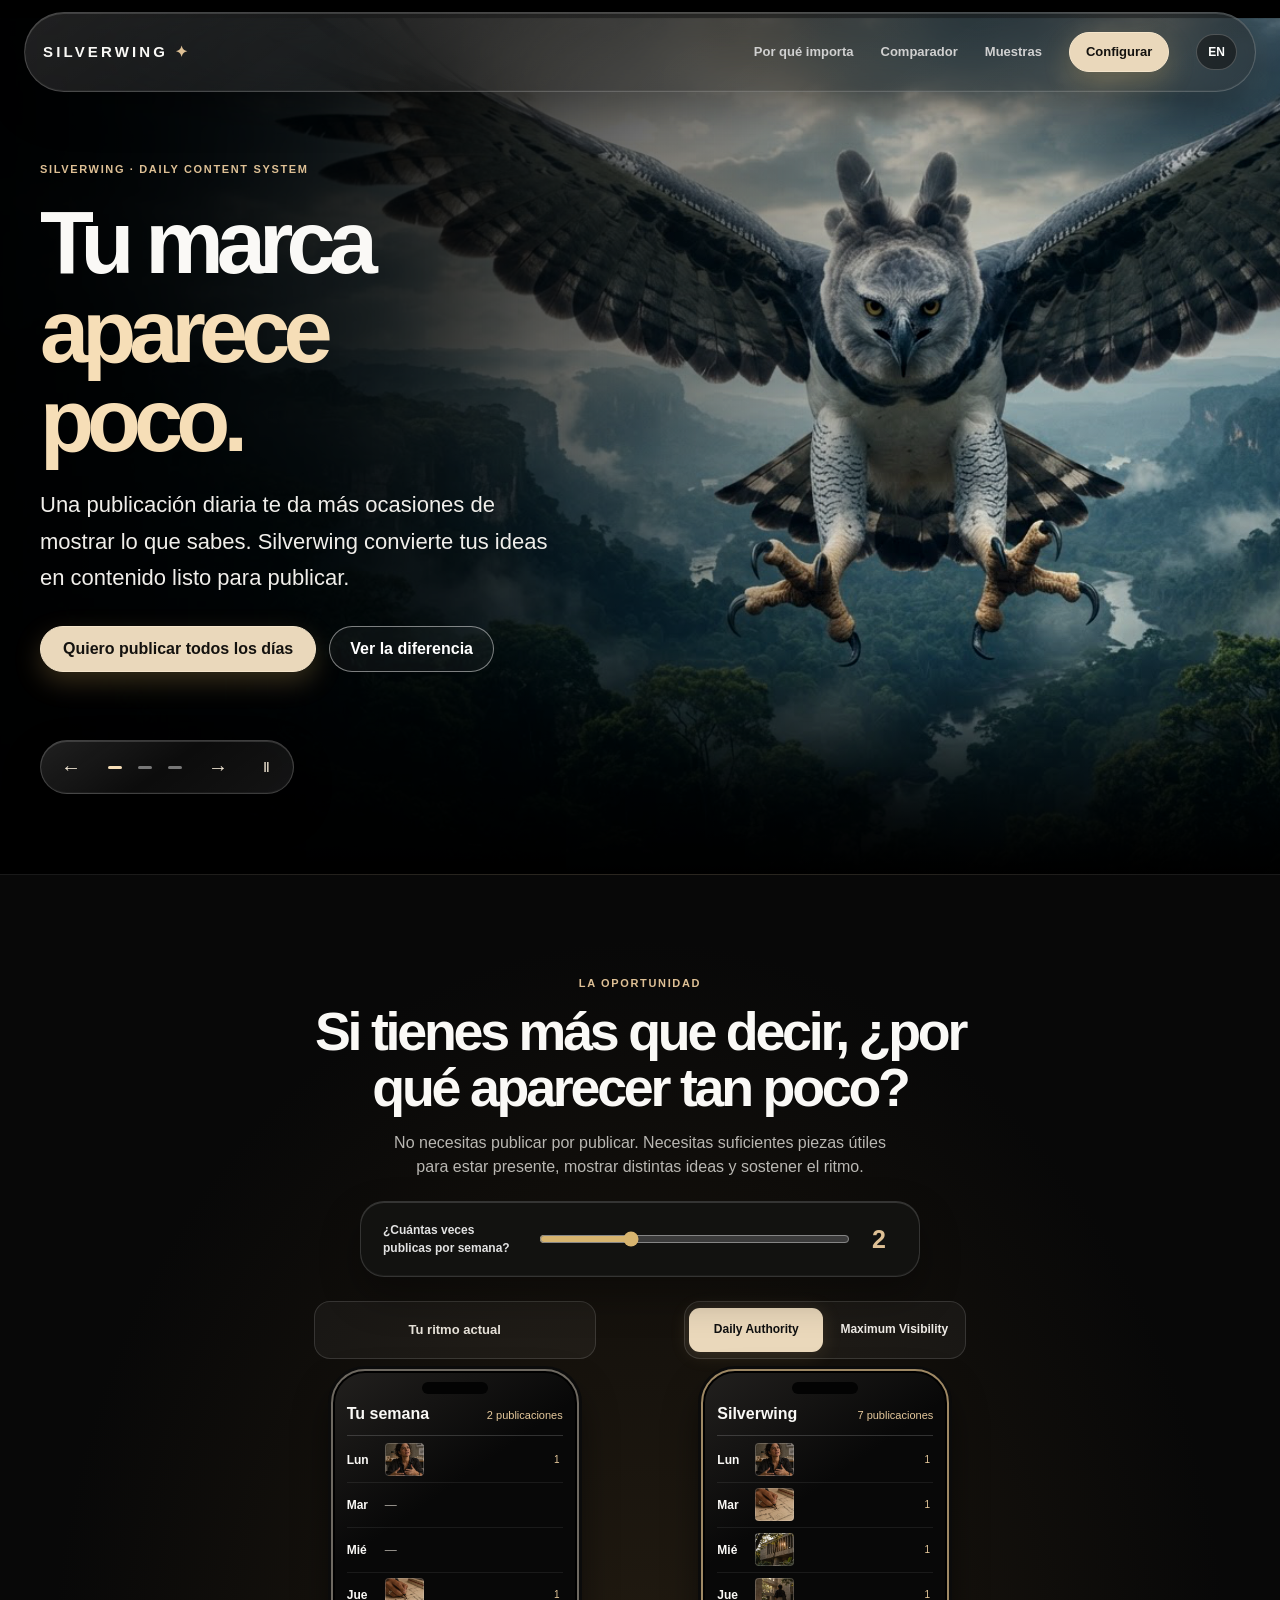
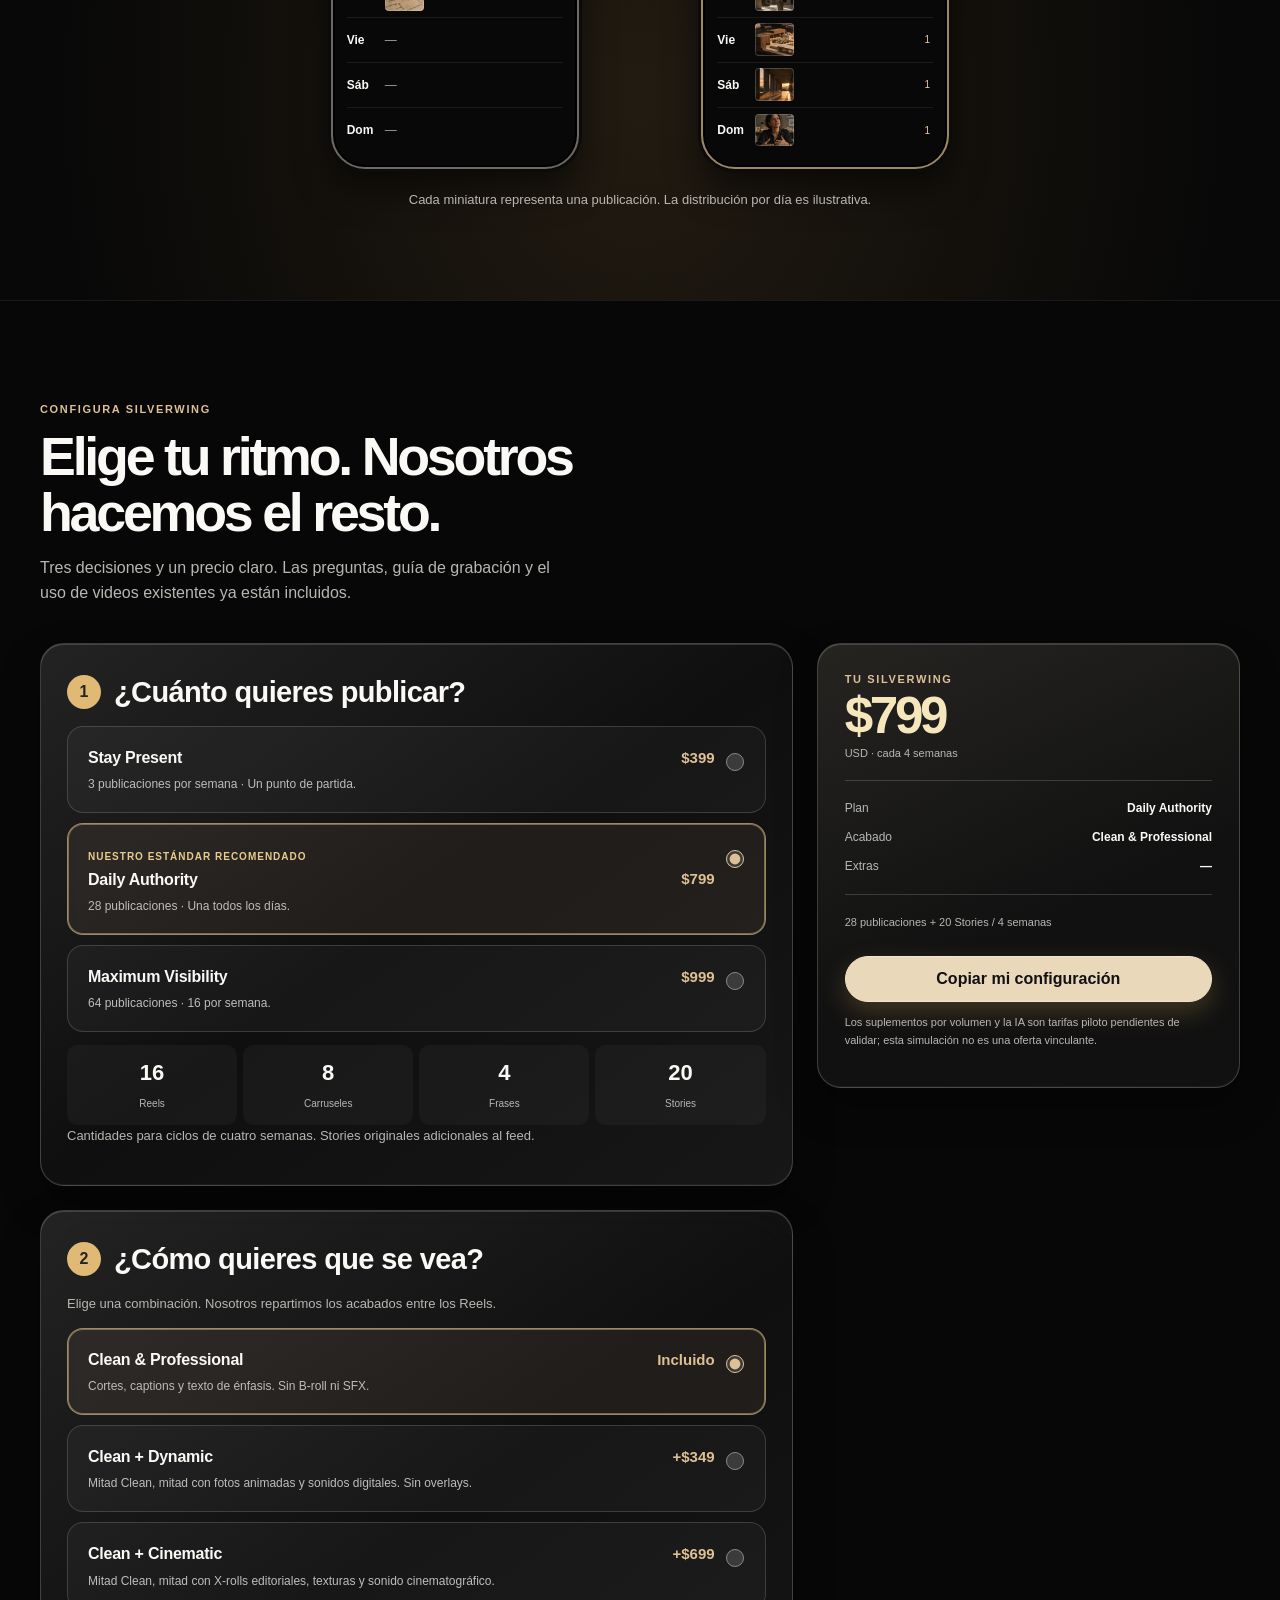
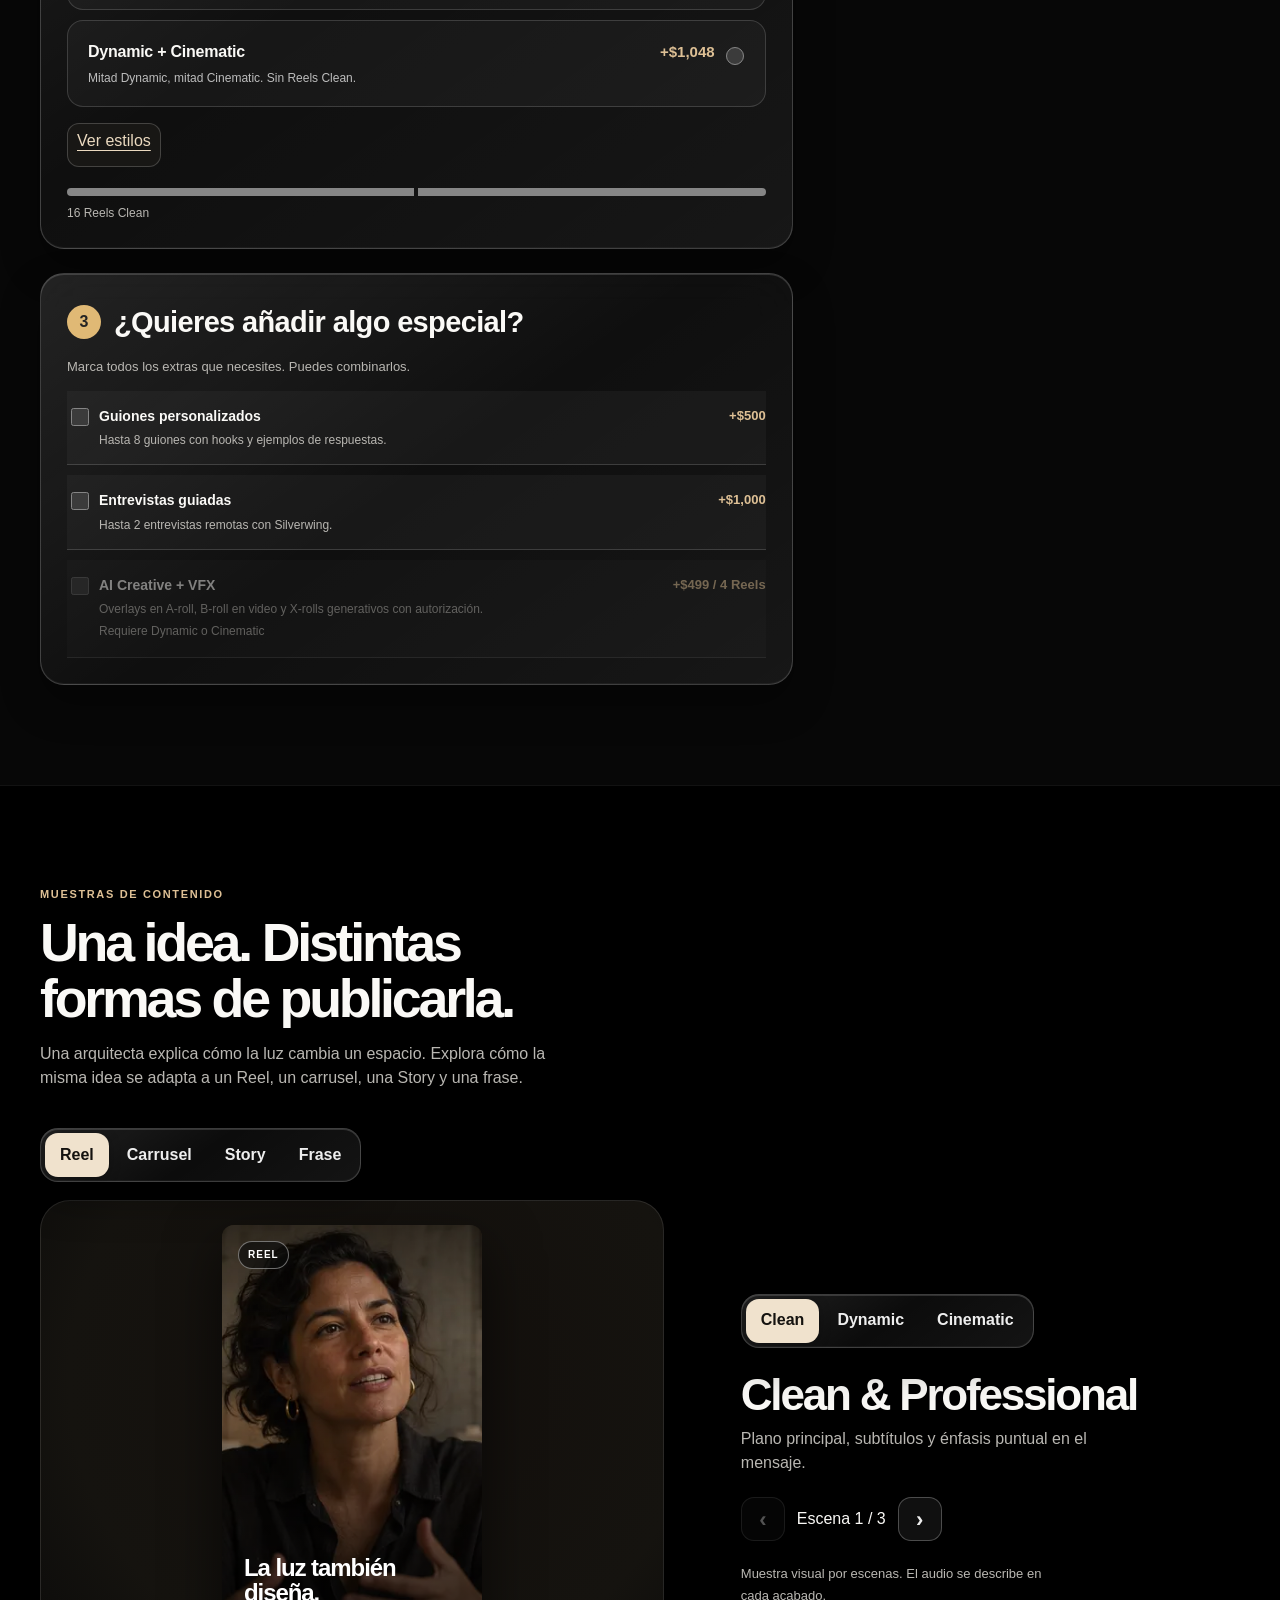
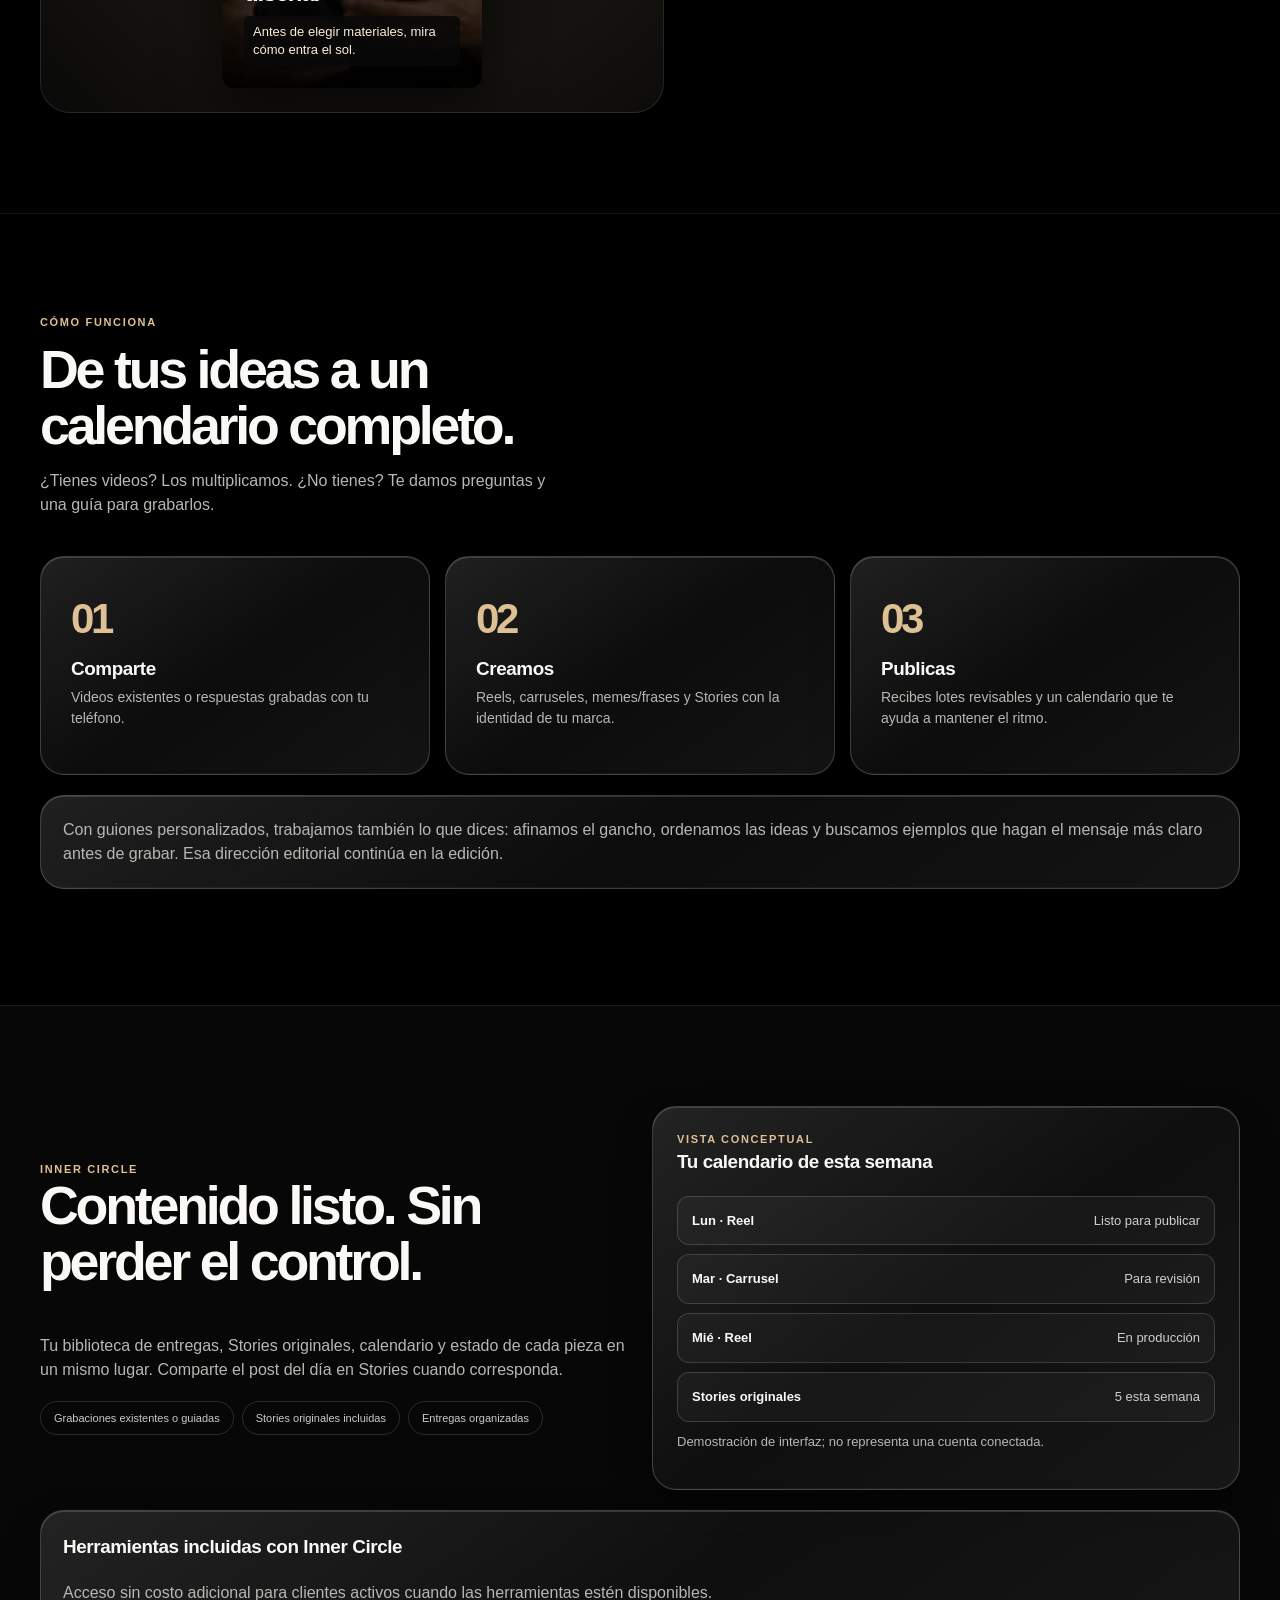
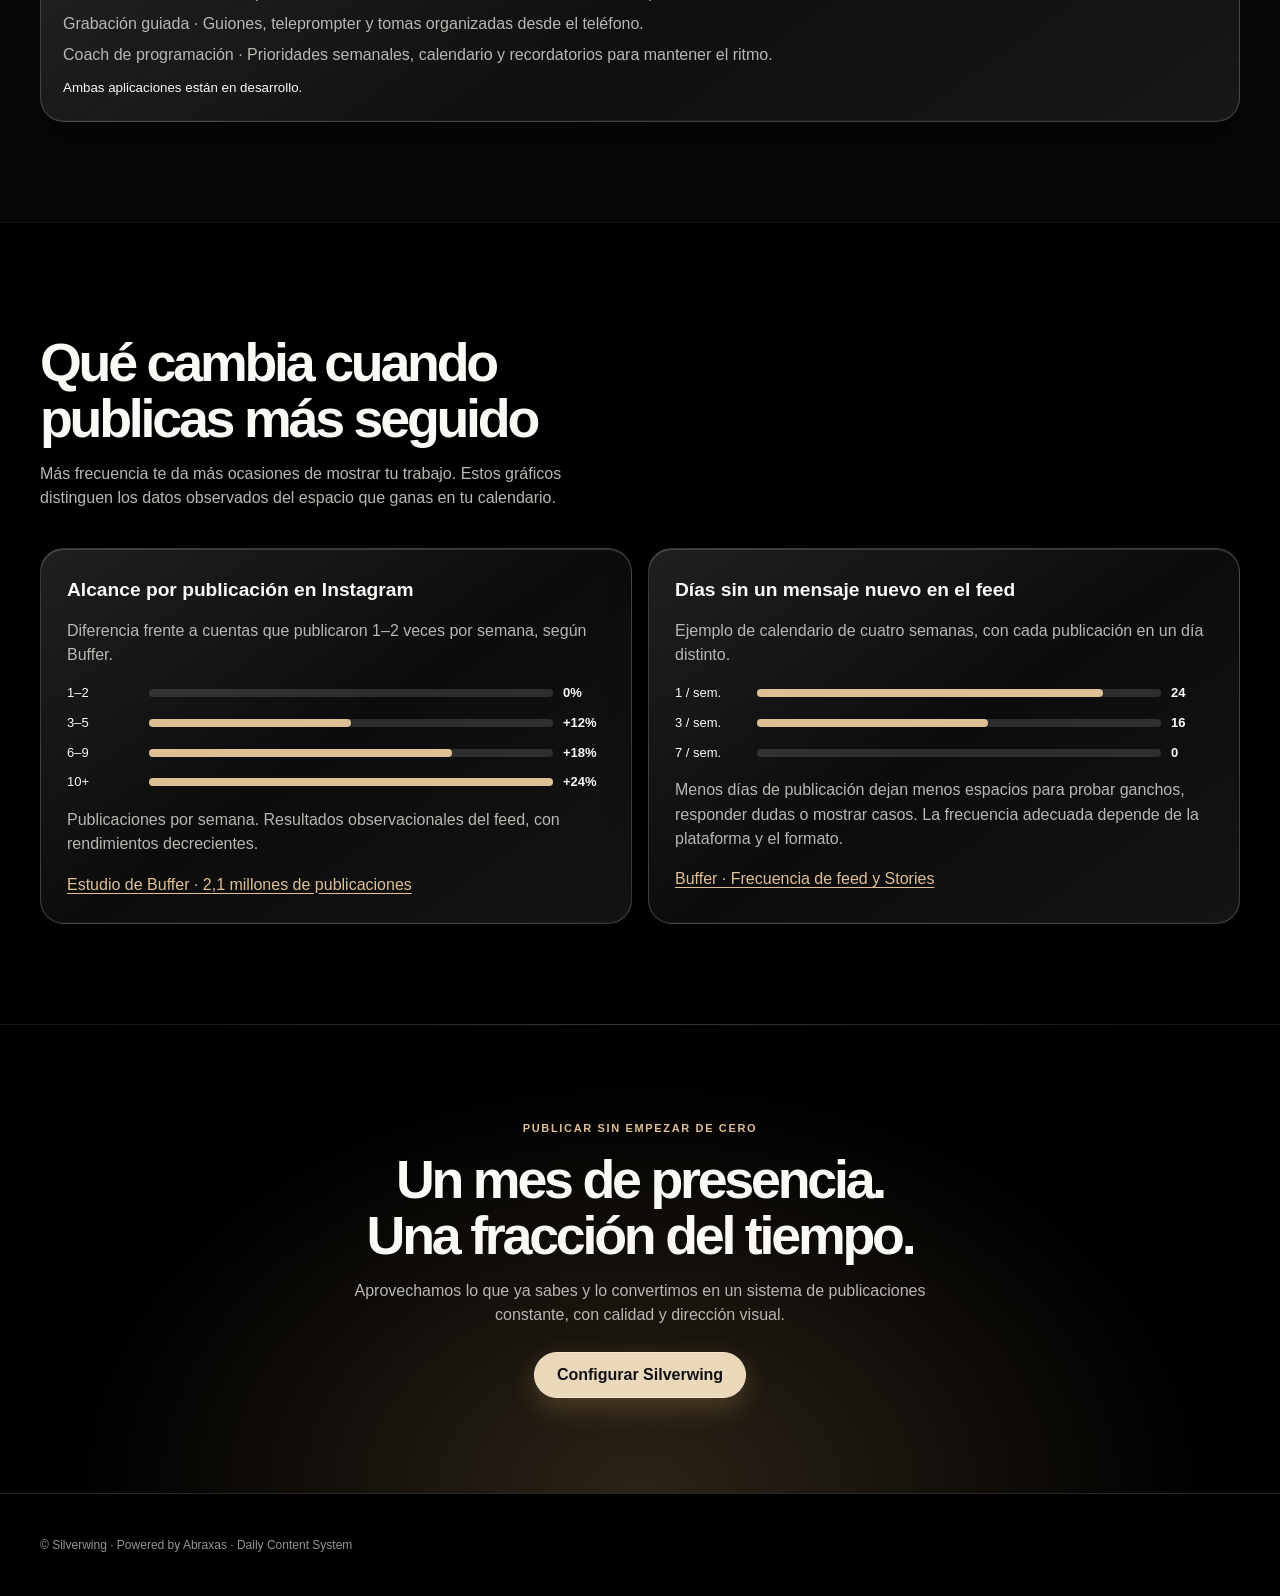
<file: silverwinglanding/v17.html>
<!DOCTYPE html>

<html lang="es"><head><meta charset="utf-8"/><meta content="width=device-width,initial-scale=1" name="viewport"/><meta content="#000000" name="theme-color"/><meta content="Silverwing transforma tus ideas y videos en contenido profesional para mantener una presencia diaria." name="description"/><title>Silverwing — Daily Content System · V17</title><style>
:root{--bg:#0d0d0d;--night:#141414;--card:#1d1d1d;--ink:#f6f7fa;--dim:#b3b3b3;--gold:#e3c081;--line:rgba(222,235,251,.13);--blu:#9a9a9a;--radius:22px}*{box-sizing:border-box}html{scroll-behavior:smooth}body{margin:0;background:var(--bg);color:var(--ink);font-family:Inter,ui-sans-serif,-apple-system,BlinkMacSystemFont,'Segoe UI',sans-serif;line-height:1.52;-webkit-font-smoothing:antialiased}button,input,select{font:inherit}button{cursor:pointer}a{text-decoration:none;color:inherit}button:focus-visible,a:focus-visible,input:focus-visible{outline:3px solid #f7d790;outline-offset:3px}h1,h2,h3,p{margin-top:0}h1,h2{letter-spacing:-.055em;line-height:1.04}h1{font-size:clamp(3.2rem,6.6vw,7.4rem)}h2{font-size:clamp(2.2rem,4.2vw,4.6rem)}h3{font-size:1.18rem;letter-spacing:-.022em}p{color:var(--dim)}.wrap{width:min(1190px,calc(100% - 44px));margin:auto}.top{position:sticky;top:0;z-index:90;backdrop-filter:blur(22px);-webkit-backdrop-filter:blur(22px);background:#101010ca;border-bottom:1px solid #ffffff13}.nav{height:78px;display:flex;align-items:center;justify-content:space-between;gap:20px}.brand{font-size:15px;letter-spacing:.21em;font-weight:900;white-space:nowrap}.brand em{font-style:normal;color:var(--gold)}.links{display:flex;gap:27px;align-items:center}.links a{font-size:13px;color:#d0d0d0;font-weight:600}.action{display:inline-flex;justify-content:center;align-items:center;background:linear-gradient(135deg,#f4dfa9,#c99b51);border:1px solid #f9e8b4;color:#202020;min-height:46px;padding:0 22px;border-radius:999px;font-weight:850;box-shadow:0 10px 26px #d2ad5940;transition:transform .2s}.action:hover{transform:translateY(-2px)}.eyebrow{font-size:11px;text-transform:uppercase;letter-spacing:.2em;color:var(--gold);font-weight:900}.sub{font-size:clamp(17px,1.9vw,22px);max-width:720px;color:#dddddd}.quiet{font-size:13px;color:var(--dim)}.section{padding:100px 0}.sectionHead{max-width:750px;margin-bottom:38px}.sectionHead h2{margin:12px 0 15px}.glass{background:linear-gradient(145deg,#2d2d2dcb,#1c1c1ccc);border:1px solid #ffffff21;box-shadow:0 22px 62px #0007,inset 0 1px 0 #ffffff17;backdrop-filter:blur(16px);border-radius:var(--radius)}.grid3{display:grid;grid-template-columns:repeat(3,minmax(0,1fr));gap:15px}.grid2{display:grid;grid-template-columns:repeat(2,minmax(0,1fr));gap:16px}.muted{color:var(--dim)}.gold{color:var(--gold)}.line{border-top:1px solid var(--line)}.section.dark{background:linear-gradient(180deg,#161616,#121212)}.section.alt{background:radial-gradient(circle at 95% 25%,#3434346b,transparent 37%),#0d0d0d}.foot{padding:42px 0;border-top:1px solid var(--line);color:#959595;font-size:12px}.sr{position:absolute;width:1px;height:1px;overflow:hidden;clip:rect(0 0 0 0)}@media(max-width:850px){.links a:not(.action){display:none}.section{padding:76px 0}.grid3,.grid2{grid-template-columns:1fr}.wrap{width:min(100% - 30px,1190px)}.nav{height:65px}}

.hero{position:relative;isolation:isolate;min-height:min(890px,90svh);display:flex;align-items:center;overflow:hidden;background:#171717}.heroPhoto{position:absolute;inset:0;z-index:-2;background-image:url('../assets/harpy-flight-cinema.png');background-position:56% 44%;background-size:cover;filter:saturate(.82) contrast(1.09)}.hero:before{content:"";position:absolute;inset:0;z-index:-1;background:linear-gradient(90deg,#101010f5 0%,#121212e0 33%,#1414147b 65%,#1111117e 100%),linear-gradient(0deg,#0d0d0d 0%,transparent 34%,#12121252)}.heroContent{padding:115px 0 125px}.hero h1{max-width:960px;margin:20px 0 22px}.hero h1 span{color:var(--gold)}.hero p{max-width:680px}.heroCtas{display:flex;gap:13px;flex-wrap:wrap;margin:30px 0 35px}.outline{display:inline-flex;align-items:center;justify-content:center;min-height:46px;padding:0 20px;border:1px solid #f5f5f57c;border-radius:999px;color:#fff;font-weight:700;background:#ffffff0b}.proof{display:flex;flex-wrap:wrap;gap:14px}.proof span{font-size:12px;padding:6px 0;color:#e8e8e8}.proof b{color:#f5d392}.tickerWrap{background:#202020;border-top:1px solid #ffffff26;border-bottom:1px solid #ffffff26}.tickerInner{display:flex;gap:25px;align-items:center;padding:12px 0}.tickerTitle{font-size:10px;letter-spacing:.18em;text-transform:uppercase;font-weight:900;color:var(--gold);white-space:nowrap}.ticker{flex:1;position:relative;min-height:49px;display:flex;align-items:center;overflow:hidden}.tickerMessage{font-size:clamp(14px,1.7vw,21px);font-weight:750;line-height:1.3;letter-spacing:-.025em;transition:opacity .35s,transform .35s}.tickerMessage.switch{opacity:0;transform:translateY(9px)}.dots{display:flex;gap:7px}.dot{width:7px;height:7px;border:0;border-radius:50%;background:#8b8b8b;padding:0}.dot.active{background:var(--gold);width:23px;border-radius:10px}.problem{padding:24px;min-height:215px}.problem .num{font-size:11px;color:var(--gold);font-weight:900}.problem h3{font-size:22px;margin:22px 0 10px}.problem p{font-size:14px}.visualComparison{display:grid;grid-template-columns:1fr 1fr;gap:32px;align-items:center;max-width:940px;margin:0 auto}.phone{width:min(100%,325px);margin:auto;border:7px solid #292929;border-radius:41px;background:#f5f5f1;color:#1f1f1f;overflow:hidden;box-shadow:0 22px 65px #000c,0 0 0 2px #747474}.phoneHead{height:40px;background:#f9f9fa;display:flex;align-items:center;justify-content:center;font-weight:900;font-size:13px}.island{width:66px;height:15px;border-radius:20px;background:#111111;margin:auto}.feedTop{padding:13px 18px;display:flex;justify-content:space-between;font-size:12px;border-bottom:1px solid #e3e3e3}.feedGrid{display:grid;grid-template-columns:repeat(3,1fr);gap:3px;padding:4px}.feedSquare{aspect-ratio:1;display:grid;place-items:center;position:relative;overflow:hidden;background:linear-gradient(135deg,#bababa,#7e7e7e);color:white}.feedSquare.filled:nth-child(4n){background:linear-gradient(145deg,#c3aa7b,#625744)}.feedSquare.filled:nth-child(3n){background:linear-gradient(145deg,#747474,#282828)}.feedSquare.empty{background:#e6e8e9;color:#aeaeae}.feedSquare strong{font-size:18px}.feedSquare small{position:absolute;bottom:7px;left:7px;font-size:9px;font-weight:900;letter-spacing:.03em}.phoneBottom{display:flex;justify-content:space-around;border-top:1px solid #e3e3e3;padding:12px;font-size:14px}.underPhone{text-align:center;margin-top:18px}.underPhone strong{display:block;font-size:23px}.underPhone p{font-size:13px}.range{width:100%;accent-color:#d7b46f}.sliderCard{margin:32px auto 0;padding:18px 22px;max-width:600px;display:flex;align-items:center;gap:20px}.sliderCard label{font-size:12px;font-weight:800;color:#e2e2e2}.sliderCard output{font-size:25px;font-weight:900;color:var(--gold);min-width:25px}.stepsTile{padding:30px}.stepsTile .bigNum{font-size:42px;letter-spacing:-.08em;color:var(--gold);font-weight:850}.stepsTile h3{margin:4px 0}.stepsTile p{font-size:14px}.calendar{display:grid;grid-template-columns:repeat(7,minmax(0,1fr));gap:7px}.calday{padding:8px 2px;aspect-ratio:1;display:grid;place-items:center;border-radius:10px;background:linear-gradient(145deg,#474747,#303030);border:1px solid #ffffff26;font-size:12px;font-weight:900}.calday:nth-child(4n){background:linear-gradient(145deg,#9c8357,#4f4230)}.calendarCard{padding:26px}.calendarCard strong{font-size:22px}.configLayout{display:grid;grid-template-columns:minmax(0,1.6fr) minmax(280px,.9fr);gap:24px;align-items:start}.configMain{display:grid;gap:24px}.configStep{padding:26px}.stepHeading{display:flex;align-items:center;gap:13px;margin-bottom:12px}.stepNum{height:34px;width:34px;display:grid;place-items:center;background:#e0b975;color:#242424;border-radius:50%;font-weight:900}.stepHeading h3{font-size:24px;margin:0}.options{display:grid;gap:10px}.selectCard{position:relative;display:block;cursor:pointer;border-radius:16px;border:1px solid #ffffff2a;background:linear-gradient(125deg,#242424,#191919);padding:19px 20px;transition:border-color .2s,transform .2s,background .2s}.selectCard:hover{border-color:#ffffff72;transform:translateY(-1px)}.selectCard:has(input:checked){border-color:#e4be79;background:linear-gradient(120deg,#3a3a3a,#242424);box-shadow:inset 0 0 0 1px #e4be7977}.selectCard input{position:absolute;right:18px;top:23px;accent-color:var(--gold);height:18px;width:18px}.cardLine{display:flex;align-items:center;justify-content:space-between;padding-right:30px;gap:12px}.cardTitle{font-size:16px;font-weight:850;letter-spacing:-.015em}.cardPrice{font-size:15px;font-weight:900;color:var(--gold);white-space:nowrap}.cardDesc{color:#bdbdbd;font-size:12px;line-height:1.5;margin:5px 0 0}.optionTag{font-size:10px;color:#e8cc8d;font-weight:850;text-transform:uppercase;letter-spacing:.1em}.miniStats{display:grid;grid-template-columns:repeat(4,1fr);gap:6px;margin-top:13px}.miniStats div{padding:11px 5px;border-radius:11px;background:#131313ab;text-align:center}.miniStats b{display:block;font-size:22px}.miniStats span{font-size:10px;color:var(--dim)}.styleMix{display:flex;gap:4px;height:8px;margin:16px 0 8px;border-radius:15px;overflow:hidden}.styleMix i{flex:1;background:#868686}.styleMix i:nth-child(2){background:#d4b274}.styleMix.clean i:nth-child(2){background:#868686}.styleMix.dynamic i:nth-child(2),.styleMix.mix i:first-child{background:#848484}.styleText{font-size:12px;color:var(--dim);margin:0}.addons{display:grid;gap:10px}.addon{display:grid;grid-template-columns:20px 1fr auto;gap:12px;align-items:start;padding:15px 0;border-bottom:1px solid #ffffff16;cursor:pointer}.addon:last-child{border-bottom:0}.addon input{accent-color:var(--gold);height:18px;width:18px;margin-top:2px}.addon b{display:block;font-size:14px}.addon p{font-size:12px;margin:4px 0 0}.addon strong{font-size:13px;color:var(--gold);white-space:nowrap}select{border:1px solid #ffffff45;border-radius:9px;background:#1a1a1a;color:white;padding:11px;width:100%}.priceSticky{position:sticky;top:100px;padding:27px}.priceSticky .amount{font-size:clamp(39px,4vw,57px);font-weight:900;letter-spacing:-.065em;line-height:1.1;color:#f6e6bc}.priceSticky .break{display:flex;justify-content:space-between;gap:9px;font-size:12px;margin:11px 0}.priceSticky .break span{color:#b7b7b7}.priceSticky .sep{border-top:1px solid #ffffff2a;margin:18px 0}.priceSticky .action{width:100%;margin-top:14px}.priceSticky .quiet{font-size:11px}.showcase{display:grid;grid-template-columns:repeat(3,1fr);gap:12px}.finishSample{height:190px;display:flex;flex-direction:column;justify-content:end;padding:20px;background:linear-gradient(145deg,#424242,#1b1b1b);border-radius:18px;border:1px solid #ffffff20;overflow:hidden}.finishSample:nth-child(2){background:linear-gradient(140deg,#5c5c5c,#1b1b1b)}.finishSample:nth-child(3){background:linear-gradient(140deg,#836b52,#272727)}.finishSample strong{font-size:25px}.finishSample small{color:#dcdcdc;font-size:12px}.innerDemo{display:grid;grid-template-columns:1fr 1fr;gap:24px;align-items:center}.dashboard{padding:24px}.dashRow{padding:14px;margin:9px 0;border-radius:12px;background:#ffffff09;border:1px solid #ffffff16;display:flex;justify-content:space-between;gap:12px;font-size:13px}.dashRow span{color:#cfcfcf}.finalCta{text-align:center;padding:95px 20px;background:radial-gradient(ellipse at center,#3b3b3b,#141414 70%);border-top:1px solid #ffffff15}.finalCta h2{max-width:850px;margin:15px auto}.finalCta p{max-width:600px;margin:0 auto 25px}.pills{display:flex;flex-wrap:wrap;gap:8px;margin-top:18px}.pills span{padding:8px 13px;border:1px solid #ffffff25;border-radius:999px;color:#cacaca;font-size:11px}.lang{color:#f1e1b7;background:none;border:1px solid #ffffff4a;border-radius:30px;padding:8px 11px;font-size:12px;font-weight:800}.navCta{padding:9px 16px;min-height:37px}.controls{display:flex;align-items:center;gap:8px}@media(max-width:850px){.hero{min-height:650px}.heroContent{padding:85px 0}.heroPhoto{background-position:61% center}.tickerInner{flex-wrap:wrap;gap:7px}.dots{margin-left:auto}.visualComparison{gap:12px}.configLayout{grid-template-columns:1fr}.priceSticky{position:relative;top:auto}.innerDemo{grid-template-columns:1fr}.links .navCta{display:inline-flex}.finishSample{height:135px}.showcase{grid-template-columns:1fr 1fr}}@media(max-width:540px){.hero h1{font-size:clamp(3rem,12vw,4.2rem)}.hero:before{background:linear-gradient(90deg,#101010f2,#121212c2 75%,#11111191),linear-gradient(0deg,#0d0d0d,transparent 45%)}.visualComparison{grid-template-columns:1fr 1fr;gap:7px}.phone{border-width:4px;border-radius:23px}.phoneHead{height:25px}.feedTop{padding:7px 9px;font-size:9px}.island{width:35px;height:7px}.feedSquare strong{font-size:12px}.feedSquare small{font-size:7px}.phoneBottom{padding:7px;font-size:10px}.underPhone strong{font-size:16px}.underPhone p{font-size:11px}.sliderCard{flex-wrap:wrap}.configStep{padding:18px}.stepHeading h3{font-size:20px}.cardTitle{font-size:14px}.cardLine{align-items:start}.cardPrice{font-size:13px}.miniStats b{font-size:18px}.miniStats span{font-size:9px}.showcase{grid-template-columns:1fr 1fr}.finishSample{height:140px;padding:13px}}

/* Silverwing V17 art direction — independent rotating hero and comparator */
:root{--gold:#e7c17e}
.hero{min-height:760px;isolation:isolate;background:#101010;overflow:hidden}.heroPhotoBase,.heroSlidePhoto{position:absolute;inset:0;z-index:-3;background-position:center;background-size:cover;transition:opacity 900ms cubic-bezier(.2,.7,.2,1),transform 8s ease;opacity:0;transform:scale(1.035)}.heroPhotoBase.isActive,.heroSlidePhoto.isActive{opacity:1;transform:scale(1)}
.heroSlideMountain{background-image:url("../assets/patagonia-cinema.png");background-position:center 53%}.heroSlideVista{background-image:url("../assets/amazon-cinema.png");background-size:cover;background-position:54% 80%;filter:sepia(.2) hue-rotate(5deg) saturate(.85)}
.hero::before{z-index:-1!important;background:linear-gradient(90deg,#0b0b0bf2 0%,#121212db 37%,#12121271 72%,#11111169),linear-gradient(0deg,#121212 0%,transparent 28%,#12121251 100%)!important}
.heroContent{position:relative;z-index:1}.hero h1{font-size:clamp(3.1rem,6.9vw,6.7rem);max-width:900px;line-height:1.01;text-wrap:balance}.hero h1 span{color:#e7c17e}.hero .sub{max-width:630px;line-height:1.65}.heroGlassNote{position:absolute;z-index:0;right:6%;bottom:80px;color:#f9ebd5b0;font-size:10px;letter-spacing:.18em;display:flex;gap:16px;align-items:center;pointer-events:none}.heroGlassNote .heroSeries{font-weight:850;color:#f4d092}
.heroRotatorControls{display:flex;align-items:center;gap:13px;margin-top:33px}.heroRotatorControls button{background:#181818aa;color:#f3e8d6;border:1px solid #ffffff49;border-radius:50%;width:39px;height:39px;font-size:20px;cursor:pointer;transition:background .2s}.heroRotatorControls button:hover{background:#d5af6e;color:#121212}.heroDots{display:flex;gap:8px}.heroDots button{width:27px;height:4px;border:0;border-radius:9px;background:#ffffff75;cursor:pointer;padding:0;transition:width .2s,background .2s}.heroDots button.active{width:51px;background:#edc788}
.opportunityGrid{display:grid;grid-template-columns:1.1fr 1fr 1fr;gap:15px;margin-top:38px}.opportunityCard{padding:28px;min-height:290px;display:flex;flex-direction:column;position:relative;overflow:hidden;border-color:#e7c17e22;background:linear-gradient(145deg,#2e2e2ebf,#181818d9)}.opportunityCard:before{content:'';position:absolute;inset:auto -20% -50% -20%;height:70%;background:radial-gradient(ellipse,#ba98532c,transparent 72%);pointer-events:none}.opportunityCard .num{font-size:10px;color:#edc785;font-weight:850;letter-spacing:.15em}.opportunityCard h3{font-size:clamp(21px,2.35vw,29px);line-height:1.13;margin:37px 0 12px;letter-spacing:-.045em}.opportunityCard p{font-size:13px;line-height:1.7;margin:0;max-width:290px}.opportunityVisual{margin-top:auto;padding-top:25px;display:flex;gap:9px}.tickday{border-radius:8px;background:#e3ba73;color:#212121;width:26px;height:30px;display:grid;place-items:center;font-size:11px;font-weight:900}.tickday.off{background:#414141;color:#868686}.opportunitySignals i{height:28px;flex:1;background:linear-gradient(180deg,#d7b477,#5d5d5d);border-radius:8px;opacity:.7}.opportunitySignals i:nth-child(even){height:15px;align-self:end;opacity:.45}.opportunityClock{color:#daba81;font-size:40px;font-weight:900;align-items:center}.opportunityClock span{font-size:15px;color:#c1c1c1}
.visualComparison{max-width:1010px;gap:26px;align-items:start}.phonePlanTabs{min-height:54px;display:grid;grid-template-columns:1fr 1fr;gap:5px;max-width:325px;margin:0 auto 17px;background:#272727;border:1px solid #ffffff2a;padding:5px;border-radius:999px}.phoneTab{border:0;border-radius:100px;background:transparent;color:#b8b8b8;cursor:pointer;font-size:11px;font-weight:900;line-height:1.25;padding:8px 5px}.phoneTab small{display:block;margin-top:3px;font-size:10px;font-weight:600}.phoneTab.active{background:linear-gradient(145deg,#f3dba8,#cf9f4a);color:#242424;box-shadow:0 2px 19px #d2b06d29}.phoneTab:focus-visible{outline:2px solid #f5d590;outline-offset:2px}.visualComparison>div:first-child{padding-top:71px}.phone{background:#1c1c1c;color:#f5f5f5;border-color:#262626;box-shadow:0 30px 85px #000c,0 0 0 1px #997c5277}.phoneHead,.feedTop,.phoneBottom{background:#1b1b1b;border-color:#ffffff22}.island{background:#070707}.feedGrid{gap:3px;background:#171717}.feedSquare.empty{background:linear-gradient(145deg,#272727,#1d1d1d);color:#565656}.feedSquare.filled{background:linear-gradient(145deg,#717171,#2f2f2f)}.feedSquare.filled:nth-child(4n){background:linear-gradient(135deg,#b79b62,#322f32)}.feedSquare.filled:nth-child(3n){background:linear-gradient(135deg,#5e5e5e,#1f1f1f)}.underPhone strong{color:#f6e0ae}.weeklyBars{display:flex;justify-content:center;gap:7px;align-items:end;margin:13px auto 0}.weeklyBars span{display:flex;flex-direction:column;align-items:center;gap:4px}.weeklyBars b{display:flex;align-items:end;gap:2px;height:28px}.weeklyBars i{display:block;width:8px;height:8px;border-radius:50%;background:#e8bb76;box-shadow:0 0 12px #d9a85c66}.weeklyBars i.off{background:#424242;box-shadow:none}.weeklyBars small{font-size:9px;color:#a5a5a5}.quiet{line-height:1.65}
@media(max-width:850px){.opportunityGrid{grid-template-columns:1fr 1fr}.opportunityCard:last-child{grid-column:span 2;min-height:200px}.heroGlassNote{display:none}}@media(max-width:540px){.hero{min-height:710px}.heroContent{padding:82px 0 56px}.hero h1{font-size:clamp(3rem,11.8vw,4.5rem)}.opportunityGrid{grid-template-columns:1fr}.opportunityCard{min-height:230px}.opportunityCard:last-child{grid-column:auto}.phonePlanTabs{min-height:62px}.phoneTab{font-size:9px;padding:5px 3px}.phoneTab small{font-size:8px}.visualComparison>div:first-child{padding-top:78px}.heroGlassNote{display:none}.weeklyBars{gap:4px}.weeklyBars i{width:6px;height:6px}}
@media(prefers-reduced-motion:reduce){.heroPhotoBase,.heroSlidePhoto{transition:none;transform:none!important}}
</style><style>:root{
  --bg:#000;--night:#080808;--card:#141414;--ink:#faf9f6;--dim:#b9b7b2;
  --gold:#dec095;--line:#ffffff26;--blu:#bdbbb5;--radius:24px;
  --amazon:url('../assets/amazon-cinema.png');--andes:url('../assets/andes-cinema.png');
  --patagonia:url('../assets/patagonia-cinema.png');--editorial:url('../assets/editorial-glass-cinema.png');
  color-scheme:dark;
}
body,.section.dark{background:#000}
.section.alt{background:#070707}
.section{border-top:1px solid #ffffff12}
section[id]{scroll-margin-top:105px}
.wrap{width:min(100% - 64px,1200px)}
.sectionHead{margin-bottom:38px}
.sectionHead h2,.innerDemo h2,.finalCta h2{font-weight:660;letter-spacing:-.06em;text-wrap:balance}
.sectionHead p{max-width:59ch}
.eyebrow{color:var(--gold);letter-spacing:.15em}
.top,.glass,.phonePlanTabs,.heroRotatorControls{
  background:linear-gradient(145deg,#ffffff19,#ffffff04 50%,#ffffff0c),#14141470;
  border:1px solid #ffffff30;
  box-shadow:inset 0 1px 0 #ffffff26,inset 0 -1px 0 #ffffff0b,0 18px 40px #0005;
  -webkit-backdrop-filter:blur(25px) saturate(145%);
  backdrop-filter:blur(25px) saturate(145%);
}
.top{top:12px;margin:12px auto 0;width:min(100% - 40px,1232px);border-radius:999px}
.top .wrap{width:calc(100% - 36px)}
.nav{min-height:62px}
.action{background:#ead8bb;color:#111;border:1px solid #f5e5cb}
.action:hover{background:#fff1d9}
.action.outline,.lang{background:#1118;border-color:#ffffff36;color:#fff}
.hero{margin:-74px 0 0;background:#000;min-height:clamp(660px,91svh,940px)}
.hero::before{background:linear-gradient(90deg,#000e 0%,#000a 35%,transparent 72%),linear-gradient(0deg,#000 0%,transparent 26%,#0005 100%)!important}
.heroPhotoBase{background-position:56% center}
.heroSlideVista{filter:none;background-position:57% center}
.heroContent{padding-top:143px;padding-bottom:80px}
.hero h1{max-width:9.5ch;min-height:2em;letter-spacing:-.078em;font-weight:690;text-wrap:initial}
.hero h1 span{color:#f6deb7}
.hero .sub{max-width:43ch;color:#f0eeea}
.heroGlassNote,.hero .proof{display:none}
.heroRotatorControls{display:inline-flex;border-radius:99px;padding:4px 8px;gap:7px}
.heroRotatorControls button{width:44px;height:44px;background:transparent;border-color:transparent}
.heroRotatorControls button:hover{background:#ffffff24;color:white}
.heroDots{gap:1px}
.heroDots button,.heroDots button.active{display:grid;place-items:center;width:29px;height:44px;background:transparent}
.heroDots button::after{content:'';width:14px;height:3px;background:#ffffff70;border-radius:8px}
.heroDots button.active::after{background:#f6deb7}
.heroRotatorControls .heroPause{width:38px;font-size:14px}
.opportunityCard{min-height:220px;display:flex;flex-direction:column}
.opportunityVisual{margin-top:auto;padding-top:18px}
.opportunityCard h3{font-size:clamp(20px,2.3vw,28px);letter-spacing:-.05em}
.visualComparison{align-items:start}
.phoneContext{min-height:54px;margin:0 auto 17px;display:grid;place-items:center;font-size:13px;color:var(--dim)}
.phone{background:#101010;border-color:#242424;box-shadow:0 30px 65px #000b,0 0 0 1px #ffffff42}
.phoneHead,.feedTop,.phoneBottom{background:#151515;border-color:#ffffff20}
.feedSquare.empty{background:#1b1b1b;color:#aaa}
.feedSquare.filled{display:flex;flex-direction:column;align-items:flex-start;justify-content:flex-end;text-align:left;background-size:cover;background-position:center;color:#fff;padding:8%;gap:3px}
.feedSquare.filled strong{font-size:clamp(6px,1.05vw,13px);font-weight:730;line-height:1;letter-spacing:-.025em}
.feedSquare.filled small{font-size:clamp(5px,.7vw,8px);letter-spacing:.04em}
.feedSquare.tileArt0,.feedSquare.tileArt5{background-image:linear-gradient(0deg,#000e,transparent),var(--amazon)}
.feedSquare.tileArt1{background-image:linear-gradient(0deg,#000e,transparent),var(--andes)}
.feedSquare.tileArt2{background-image:linear-gradient(0deg,#000e,transparent),var(--patagonia)}
.feedSquare.tileArt3{background-image:linear-gradient(0deg,#000d,transparent),var(--editorial)}
.feedSquare.tileArt4{background-image:linear-gradient(45deg,#3c352c,#161513)}
.phoneTab{color:#efebe6;min-height:44px}
.phoneTab.active{background:#ead8bb;color:#111}
.selectCard,.addon,.miniStats>div,.dashRow,.calday{background:#ffffff09;border-color:#ffffff27}
.selectCard:has(input:checked),.addon:has(input:checked){background:#dec09514;border-color:#dec095a6}
.selectCard:focus-within,.addon:focus-within{outline:2px solid #ead8bb;outline-offset:2px}
.configStep h3{font-size:clamp(20px,3vw,29px)}
.priceSticky{background:linear-gradient(155deg,#252421,#111 60%);top:106px}
.finalCta{background:radial-gradient(ellipse at bottom,#2b2318,transparent 63%),#000}
.foot{background:#000}
.previewLink{display:inline-flex;color:var(--gold);margin:16px 0 5px;text-decoration:underline;text-underline-offset:4px}
.sampleTabs{display:inline-flex;gap:3px;border-radius:18px;padding:4px;max-width:100%}
.sampleTabs button,.sampleNavigation button{color:#eee;border:1px solid transparent;background:transparent;border-radius:13px;padding:0 14px;min-height:44px;font-weight:680;cursor:pointer}
.sampleTabs button[aria-pressed="true"]{background:#f0e2cd;color:#14120f;box-shadow:0 2px 12px #0004}
.sampleLayout{display:grid;grid-template-columns:minmax(0,1.25fr) minmax(0,1fr);margin-top:18px;gap:clamp(24px,6vw,80px);align-items:center}
.sampleStage{min-width:0;display:grid;place-items:center;min-height:530px;padding:24px;background:radial-gradient(ellipse at 60% 15%,#a899752d,transparent 65%),#111;border:1px solid #ffffff1a;border-radius:30px;overflow:hidden}
.sampleArt{isolation:isolate;position:relative;overflow:hidden;display:flex;flex-direction:column;justify-content:space-between;width:min(100%,260px);aspect-ratio:9/16;border-radius:12px;background:var(--amazon) center/cover;box-shadow:0 22px 55px #0009;color:#fff}
.sampleArt::before{content:'';position:absolute;inset:0;z-index:-1;background:linear-gradient(0deg,#000e,transparent 76%,#0006)}
.sampleStamp{align-self:flex-start;background:#0c0c0caa;border:1px solid #fff6;border-radius:100px;padding:5px 9px;margin:16px;font-size:10px;font-weight:750;letter-spacing:.1em}
.sampleCopy{padding:22px;display:grid;gap:11px}
.sampleCopy strong{font-size:32px;line-height:1.03;letter-spacing:-.045em}
.sampleCopy span{font-size:13px;line-height:1.35;color:#f8ecdc}
.sampleCopy span:empty,.sampleCutaway,[hidden]{display:none!important}
.sampleArt.clean .sampleCopy strong{font-size:24px}
.sampleArt.clean .sampleCopy span{background:#090909d9;padding:7px 9px;border-radius:5px}
.sampleArt.dynamic .sampleCutaway{display:block!important;width:48%;aspect-ratio:4/3;border:2px solid #f5dec1;border-radius:7px;position:absolute;left:23px;top:30%;background:var(--andes) center/cover;transform:rotate(-6deg)}
.sampleArt.dynamic.frame2 .sampleCutaway{background-image:var(--patagonia);transform:rotate(5deg)}
.sampleArt.dynamic .sampleCopy strong{color:#ffe1ad}
.sampleArt.cinematic{background-position:60% center}
.sampleArt.cinematic.frame1{background-image:var(--andes)}
.sampleArt.cinematic.frame2{background-image:var(--patagonia)}
.sampleArt.cinematic .sampleCopy{border-top:1px solid #f6e6d090;margin:0 20px;padding-inline:0}
.sampleArt.cinematic .sampleCopy strong,.sampleArt.quote .sampleCopy strong{font:normal 40px/1.02 Georgia,serif;letter-spacing:-.055em}
.sampleArt.carousel,.sampleArt.quote{width:min(100%,344px);aspect-ratio:4/5}
.sampleArt.carousel.frame1{background-image:var(--andes)}
.sampleArt.carousel.frame2{background-image:var(--patagonia)}
.sampleArt.story{background-image:var(--patagonia)}
.sampleArt.story .sampleCopy{padding-bottom:52px}
.sampleArt.quote{background:#ded0b8;color:#221e19;justify-content:center}
.sampleArt.quote::before{background:radial-gradient(ellipse at top,#fff6,transparent 75%)}
.sampleArt.quote .sampleStamp{background:#252019;color:#fff;position:absolute;top:0}
.sampleDetails h3{font-size:clamp(24px,3.5vw,44px);line-height:1.03;letter-spacing:-.05em;margin:24px 0 10px}
.sampleDetails p{color:var(--dim);max-width:42ch}
.sampleNavigation{display:flex;align-items:center;gap:12px;margin:22px 0}
.sampleNavigation button{border-color:#ffffff40;background:#ffffff10;font-size:22px;min-width:44px}
.sampleNavigation button:disabled{opacity:.35;cursor:default}
:focus-visible{outline:2px solid #ffe0a7;outline-offset:4px}
@media(max-width:700px){
 .wrap{width:calc(100% - 32px)}.top{width:calc(100% - 22px);top:8px}
 .top .wrap{width:calc(100% - 22px)}
 .hero{min-height:745px;align-items:end}
 .heroPhotoBase{background-position:65% top}
 .hero::before{background:linear-gradient(0deg,#000 0%,#000e 28%,#0009 56%,transparent 92%)!important}
 .heroContent{padding-top:225px;padding-bottom:55px}
 .hero h1{font-size:clamp(2.7rem,10.8vw,4.8rem);min-height:0}
 .sectionHead{margin-bottom:25px}
 .phoneContext,.phonePlanTabs{min-height:65px;margin-bottom:10px}
 .sampleLayout{grid-template-columns:1fr;gap:18px}
 .sampleStage{min-height:0;padding:20px}
 .sampleArt{width:min(100%,210px)}
 .sampleArt.carousel,.sampleArt.quote{width:min(100%,290px)}
 .sampleTabs button{padding-inline:10px;font-size:13px}
 .sampleCopy{padding:17px}
 .sampleCopy strong,.sampleArt.cinematic .sampleCopy strong,.sampleArt.quote .sampleCopy strong{font-size:29px}
}
@media(max-width:370px){.phoneTab{font-size:9px}.phoneTab small{font-size:8px}.sampleTabs button{padding-inline:7px}}
@media(prefers-reduced-motion:reduce){html{scroll-behavior:auto}*,*::before,*::after{animation-duration:0.01ms!important;transition-duration:0.01ms!important}}
@media(prefers-reduced-transparency:reduce),(prefers-contrast:more){.top,.glass,.phonePlanTabs,.heroRotatorControls{background:#181818;backdrop-filter:none;-webkit-backdrop-filter:none}}
</style><style>
.visualComparison{grid-template-columns:repeat(2,minmax(0,1fr))}
.visualComparison>div,.weeklyBars>span,.feedSquare{min-width:0}
@media(max-width:700px){
 .visualComparison{gap:13px}
 .top .nav{gap:7px}
 .top .brand{font-size:12px;letter-spacing:.12em}
 .top .links{gap:6px}
 .top .navCta{font-size:11px;padding-inline:9px;white-space:nowrap}
 .top .lang{padding-inline:7px}
 .weeklyBars{gap:3px;padding-inline:0}
 .weeklyBars span b{gap:2px}
 .phonePlanTabs{border-radius:19px}
 .phoneTab{overflow-wrap:anywhere}
}
</style><style>.top .links a.navCta,.top .links a.navCta:hover{color:#14120f}.configMain{min-width:0}.hero .heroCtas .action:not(.outline){color:#14120f}</style><style>#problema{scroll-margin-top:110px}
#comparador .sectionHead{margin-bottom:22px}
#comparador .sliderCard{width:min(100%,560px);margin:0 auto 24px}
.visualComparison{max-width:710px;gap:clamp(12px,5vw,64px)}
.phone{width:min(100%,228px);border-radius:29px}
.phoneHead{height:25px}
.feedTop{padding:7px 9px}
.feedGrid{grid-template-columns:repeat(3,minmax(0,1fr))}
.feedSquare.filled{padding:5%;justify-content:flex-end}
.feedSquare.filled strong{font-size:clamp(7px,1.3vw,10px);line-height:1.04;position:static}
.phonePlanTabs,.phoneContext{height:64px;min-height:64px;width:min(100%,248px);margin-bottom:9px}
.phoneFoot{text-align:center;margin:20px auto 0}
.underPhone strong{font-size:clamp(15px,3vw,25px)}
.priceSticky:has(#priceStyles:not([hidden])){position:relative;top:auto}
#priceStyles{margin-top:18px;border-top:1px solid var(--line);padding-top:13px}
#priceStyles .sampleArt{width:100%;aspect-ratio:4/3;margin-top:10px}
#priceStyles .sampleCopy{margin-top:auto;padding:15px}
#priceStyles .sampleCopy strong{font-size:20px}
.miniStyleTabs{display:flex;flex-wrap:wrap;gap:4px}
.miniStyleTabs button,.previewLink[type=button]{background:#181715;color:#ebdac0;border:1px solid #ffffff30;border-radius:12px;min-height:44px;padding:5px 9px;cursor:pointer}
.miniStyleTabs button[aria-pressed=true]{background:#ead8bb;color:#151310}
.editorialNote,.appBenefits{padding:22px;margin-top:20px}
.appBenefits p{margin:7px 0}
.sampleArt.carousel .sampleCopy{background:#e7d9be;color:#221a12;margin:0;padding:22px}
.sampleArt.carousel .sampleCopy span{color:#403729}
.sampleArt.carousel .sampleCopy strong{font-family:Georgia,serif}
.sampleArt.story .sampleCopy{background:#15130fcc;margin:15px;padding:16px;border:1px solid #ead8bb55;border-radius:14px}
.sampleArt.quote{background:linear-gradient(100deg,#1b140ceb,#21160cdd),var(--editorial) center/cover;color:#f3dfb7}
.sampleArt.quote .sampleCopy{border-left:2px solid #d4ad73;margin-left:16px}
.sampleArt.reel.clean{background-image:var(--andes)}
.sampleArt.reel.dynamic{background-image:var(--patagonia)}
.sampleArt.reel.cinematic{background-image:var(--amazon)}
.evidenceGrid{display:grid;grid-template-columns:repeat(2,minmax(0,1fr));gap:16px}
.evidenceGrid figure{margin:0;padding:clamp(15px,3vw,26px)}
.evidenceGrid figcaption{font-size:1.2rem;font-weight:730;margin-bottom:14px}
.evidenceGrid p{color:var(--dim)}
.evidenceBars{display:grid;gap:10px;padding:0;list-style:none}
.evidenceBars li{display:grid;grid-template-columns:72px 1fr 42px;gap:10px;align-items:center;font-size:13px}
.evidenceBars i{height:8px;border-radius:99px;background:#fff2}
.evidenceBars i::before{content:'';display:block;width:var(--fill);height:100%;border-radius:inherit;background:#dec095}
.evidenceGrid a{color:var(--gold);text-decoration:underline;text-underline-offset:3px}
@media(max-width:700px){.evidenceGrid{grid-template-columns:1fr}.phone{border-radius:20px}.phonePlanTabs,.phoneContext{height:70px;min-height:70px}.phone .feedSquare{aspect-ratio:1}.phoneFoot{font-size:12px}}
</style><style>#comparador{background:radial-gradient(ellipse at 50% 80%,#221b11,#080808 65%);padding-bottom:clamp(45px,7vw,90px)}
#comparador .sectionHead{max-width:720px;margin:0 auto 22px;text-align:center}
#comparador .sectionHead p{margin-inline:auto}
#comparador .sliderCard{background:#121210;border-color:#ffffff25}
.comparisonStage{display:grid;grid-template-columns:repeat(2,minmax(0,1fr));gap:clamp(8px,4vw,54px);max-width:690px;margin:auto;align-items:start}
.deviceColumn{display:grid;justify-items:center;min-width:0}
.deviceSelector{display:grid;grid-template-columns:repeat(2,minmax(0,1fr));align-items:center;width:100%;max-width:282px;min-height:58px;gap:4px;padding:4px;margin-bottom:10px;background:#ffffff0b;border:1px solid #ffffff21;border-radius:16px}
.currentSelector{grid-template-columns:1fr;text-align:center;color:#e8e3da;font-size:13px;font-weight:650}
.deviceSelector .phoneTab{font-size:clamp(9px,1.7vw,12px);border-radius:11px;padding:4px 2px;overflow-wrap:normal;line-height:1.15}
.device{width:min(100%,248px);padding:8px clamp(6px,1.4vw,14px) 14px;background:linear-gradient(145deg,#22201e,#080808 35%);border:2px solid #6e6961;border-radius:clamp(19px,4vw,34px);box-shadow:0 0 0 3px #0b0b0b,0 20px 35px #0008,inset 0 0 0 2px #000}
.silverDevice{border-color:#9e8864}
.deviceIsland{width:32%;max-width:66px;height:12px;background:#030303;border-radius:99px;margin:3px auto 8px}
.deviceHeader{display:flex;flex-wrap:wrap;justify-content:space-between;align-items:baseline;gap:1px 5px;border-bottom:1px solid #ffffff2a;padding-bottom:8px;margin-bottom:2px;font-size:clamp(11px,1.9vw,16px)}
.deviceHeader span{font-size:clamp(9px,1.35vw,11px);color:#e6c99c;white-space:nowrap}
.deviceDay{display:grid;grid-template-columns:clamp(21px,4vw,34px) minmax(0,1fr) 12px;align-items:center;min-height:clamp(33px,5vw,45px);gap:4px;border-bottom:1px solid #ffffff13;font-size:clamp(9px,1.5vw,12px)}
.deviceDay:last-child{border:0}
.deviceDay span{display:flex;gap:3px;color:#a5a19a;align-items:center}
.deviceDay small{color:#e6c99c;text-align:center}
.postThumb{display:block;width:calc((100% - 6px)/3);max-width:39px;aspect-ratio:1.2;border-radius:4px;background-size:cover;background-position:center;box-shadow:inset 0 0 0 1px #ffffff30}
.art0{background-image:var(--shot0,var(--amazon))}.art1{background-image:var(--shot1,var(--andes))}.art2{background-image:var(--shot2,var(--patagonia))}.art3{background-image:var(--shot3,var(--amazon))}.art4{background-image:var(--shot4,var(--editorial))}.art5{background-image:var(--shot5,var(--patagonia))}
#planPrice,#priceStyles{scroll-margin-top:104px}
#priceStyles{display:grid;gap:10px;margin-top:19px}
#priceStyles .sampleArt{margin:0;aspect-ratio:16/10}
#priceStyles .miniStyleTabs{display:grid;grid-template-columns:repeat(3,minmax(0,1fr));gap:3px;border:1px solid #ffffff25;border-radius:12px;padding:3px}
#priceStyles .miniStyleTabs button{border:0;padding:4px 2px;font-size:clamp(10px,1.3vw,13px)}
#priceStyles .sampleCopy{margin-top:auto;padding:12px}
#priceStyles .sampleCopy strong{font-size:clamp(15px,2vw,21px)}
#priceStyles .sampleArt.clean .sampleCopy strong{background:#000d;padding:5px 8px;width:fit-content}
#priceStyles .sampleArt.dynamic .sampleCutaway{width:40%;left:auto;right:12px;top:12px}
#priceStyles .sampleArt.cinematic .sampleCopy{margin-inline:12px}
#priceStyles h3,#priceStyles p,#priceStyles .previewLink{margin:0}
.closeStyles{width:fit-content;color:#ded8cf;background:transparent;border:1px solid #ffffff3b;border-radius:9px;padding:8px 11px;cursor:pointer}
.sampleArt.reel.clean,.sampleArt.reel.dynamic{background-image:var(--shot0,var(--andes));background-position:55% center}
.sampleArt.reel.dynamic .sampleCutaway{background-image:var(--shot1,var(--andes))}
.sampleArt.reel.dynamic.frame2 .sampleCutaway{background-image:var(--shot4,var(--patagonia))}
.sampleArt.reel.cinematic,.sampleArt.carousel{background-image:var(--shot2,var(--amazon))}
.sampleArt.reel.cinematic.frame1,.sampleArt.carousel.frame1{background-image:var(--shot1,var(--andes))}
.sampleArt.reel.cinematic.frame2,.sampleArt.carousel.frame2{background-image:var(--shot5,var(--patagonia))}
.sampleArt.story{background-image:var(--shot3,var(--patagonia))}
.sampleArt.quote{background-image:linear-gradient(0deg,#0b0807f5,#181007a0),var(--shot4,var(--editorial))}
.sampleArt.carousel.frame1 .sampleCopy{background:#22221f;color:#f3e5ca}
.sampleArt.carousel.frame1 .sampleCopy span{color:#ddd2be}
.sampleArt.carousel.frame2 .sampleCopy{background:#b18a57;color:#15100a}
.sampleArt.carousel.frame2 .sampleCopy span{color:#21150b}
.sampleStage{background:radial-gradient(ellipse at 55% 35%,#5b473936,#15130f 65%,#090909)}
@media(min-width:800px){#muestras .sampleStage{min-height:480px}}
@media(max-width:700px){.deviceSelector{min-height:57px}.deviceHeader{min-height:42px}.deviceDay{grid-template-columns:23px minmax(0,1fr) 9px}.sampleStage{border-radius:20px}}
:root{
 --shot0:url('media/architecture-0.webp');--shot1:url('media/architecture-1.webp');
 --shot2:url('media/architecture-2.webp');--shot3:url('media/architecture-3.webp');
 --shot4:url('media/architecture-4.webp');--shot5:url('media/architecture-5.webp');
}
</style></head><body><header class="top"><div class="wrap nav"><a class="brand" href="#inicio">SILVERWING <em>✦</em></a><nav class="links"><a data-en="Why it matters" data-es="Por qué importa" href="#problema">Por qué importa</a><a data-en="Compare" data-es="Comparador" href="#comparador">Comparador</a><a data-en="Samples" data-es="Muestras" href="#muestras">Muestras</a><a class="action navCta" data-en="Configure" data-es="Configurar" href="#configurar">Configurar</a><button aria-label="Switch language" class="lang" id="langBtn">EN</button></nav></div></header><section class="hero" id="inicio"><div aria-label="Águila en vuelo sobre un paisaje oscuro" class="heroPhoto heroPhotoBase" role="img"></div><div aria-hidden="true" class="heroGlassNote"><span class="heroSeries">01 / 03</span><span>DAILY CONTENT SYSTEM · SILVERWING</span></div><div aria-hidden="true" class="heroSlidePhoto heroSlideVista"></div><div aria-hidden="true" class="heroSlidePhoto heroSlideMountain"></div><div class="wrap heroContent"><div class="eyebrow">SILVERWING · DAILY CONTENT SYSTEM</div><h1 data-en="Your brand shouldn’t have to wait. &lt;span&gt;Neither should your content.&lt;/span&gt;" data-es="Tu marca no tiene que esperar. &lt;span&gt;Tu contenido tampoco.&lt;/span&gt;" id="heroHeadline">Tu marca no tiene que esperar. <span>Tu contenido tampoco.</span></h1><p class="sub" data-en="Daily presence starts with a sustainable content system. We turn your expertise into content ready to publish." data-es="Una presencia diaria empieza con un sistema de producción que puedas sostener. Nosotros convertimos lo que sabes en contenido listo para publicar." id="heroSub">Una presencia diaria empieza con un sistema de producción que puedas sostener. Nosotros convertimos lo que sabes en contenido listo para publicar.</p><div class="heroCtas"><a class="action" data-en="I want to post every day" data-es="Quiero publicar todos los días" href="#configurar">Quiero publicar todos los días</a><a class="outline" data-en="See the difference" data-es="Ver la diferencia" href="#comparador">Ver la diferencia</a></div><div class="proof"><span><b>28</b> <span data-en="posts · 28 days" data-es="publicaciones · 28 días">publicaciones · 28 días</span></span><span>✦ <span data-en="Recording guidance included" data-es="Grabación guiada incluida">Grabación guiada incluida</span></span><span>✦ <span data-en="Batch production" data-es="Producción por lotes">Producción por lotes</span></span></div><div class="heroRotatorControls"><button aria-label="Anterior banner" class="heroPrev" type="button">←</button><div aria-label="Banners destacados" class="heroDots" id="heroDots" role="group"></div><button aria-label="Siguiente banner" class="heroNext" type="button">→</button><button id="heroPause" class="heroPause" type="button" aria-label="Pausar banners">Ⅱ</button></div></div></section>
<section class="section alt" id="comparador"><div class="wrap"><div class="sectionHead" id="problema"><div class="eyebrow" data-en="THE OPPORTUNITY" data-es="LA OPORTUNIDAD">LA OPORTUNIDAD</div><h2 data-en="If you have more to say, why show up so rarely?" data-es="Si tienes más que decir, ¿por qué aparecer tan poco?">Si tienes más que decir, ¿por qué aparecer tan poco?</h2><p data-en="You don't need to post just to post. You need enough useful content to stay present, cover different ideas, and keep a sustainable rhythm." data-es="No necesitas publicar por publicar. Necesitas suficientes piezas útiles para estar presente, mostrar distintas ideas y sostener el ritmo.">No necesitas publicar por publicar. Necesitas suficientes piezas útiles para estar presente, mostrar distintas ideas y sostener el ritmo.</p></div><div class="glass sliderCard"><label data-en="How many times do you post per week?" data-es="¿Cuántas veces publicas por semana?" for="currentFrequency">¿Cuántas veces publicas por semana?</label><input class="range" id="currentFrequency" max="7" min="0" step="1" type="range" value="2"/><output id="freqOutput">2</output></div><div class="comparisonStage">
 <div class="deviceColumn">
  <div class="deviceSelector currentSelector"><span data-es="Tu ritmo actual" data-en="Your current pace">Tu ritmo actual</span></div>
  <div class="device"><div class="deviceIsland" aria-hidden="true"></div><div class="deviceHeader"><strong data-es="Tu semana" data-en="Your week">Tu semana</strong><span id="beforeLabel" aria-live="polite"></span></div><div class="deviceWeek" id="beforeFeed"></div></div>
 </div>
 <div class="deviceColumn">
  <div class="deviceSelector" role="group" aria-label="Silverwing">
   <button type="button" class="phoneTab active" data-phone-plan="daily" aria-pressed="true">Daily Authority</button>
   <button type="button" class="phoneTab" data-phone-plan="max" aria-pressed="false">Maximum Visibility</button>
  </div>
  <div class="device silverDevice"><div class="deviceIsland" aria-hidden="true"></div><div class="deviceHeader"><strong>Silverwing</strong><span id="afterLabel" aria-live="polite"></span></div><div class="deviceWeek" id="afterFeed"></div></div>
 </div>
</div>
<p class="quiet phoneFoot" data-es="Cada miniatura representa una publicación. La distribución por día es ilustrativa." data-en="Each thumbnail represents one post. The daily distribution is illustrative.">Cada miniatura representa una publicación. La distribución por día es ilustrativa.</p>
</div>
</section>
<section class="section alt" id="configurar"><div class="wrap"><div class="sectionHead"><div class="eyebrow" data-en="BUILD YOUR SILVERWING" data-es="CONFIGURA SILVERWING">CONFIGURA SILVERWING</div><h2 data-en="Choose your rhythm. We handle the rest." data-es="Elige tu ritmo. Nosotros hacemos el resto.">Elige tu ritmo. Nosotros hacemos el resto.</h2><p data-en="Three decisions and transparent pricing. Prompts, recording guidance and existing footage are already included." data-es="Tres decisiones y un precio claro. Las preguntas, guía de grabación y el uso de videos existentes ya están incluidos.">Tres decisiones y un precio claro. Las preguntas, guía de grabación y el uso de videos existentes ya están incluidos.</p></div><div class="configLayout"><div class="configMain"><section aria-labelledby="q1" class="glass configStep"><div class="stepHeading"><span class="stepNum">1</span><h3 data-en="How much would you like to post?" data-es="¿Cuánto quieres publicar?" id="q1">¿Cuánto quieres publicar?</h3></div><div class="options"><label class="selectCard"><input name="plan" type="radio" value="stay"/><div class="cardLine"><span class="cardTitle">Stay Present</span><span class="cardPrice">$399</span></div><p class="cardDesc" data-en="3 posts per week · A starting point." data-es="3 publicaciones por semana · Un punto de partida.">3 publicaciones por semana · Un punto de partida.</p></label><label class="selectCard"><input checked="" name="plan" type="radio" value="daily"/><span class="optionTag" data-en="OUR RECOMMENDED STANDARD" data-es="NUESTRO ESTÁNDAR RECOMENDADO">NUESTRO ESTÁNDAR RECOMENDADO</span><div class="cardLine"><span class="cardTitle">Daily Authority</span><span class="cardPrice">$799</span></div><p class="cardDesc" data-en="28 posts · One every day." data-es="28 publicaciones · Una todos los días.">28 publicaciones · Una todos los días.</p></label><label class="selectCard"><input name="plan" type="radio" value="max"/><div class="cardLine"><span class="cardTitle">Maximum Visibility</span><span class="cardPrice">$999</span></div><p class="cardDesc" data-en="64 posts · 16 each week." data-es="64 publicaciones · 16 por semana.">64 publicaciones · 16 por semana.</p></label></div><div class="miniStats" id="planStats"></div><p class="quiet" data-en="Four-week cycles. Original Stories are additional to feed posts." data-es="Cantidades para ciclos de cuatro semanas. Stories originales adicionales al feed.">Cantidades para ciclos de cuatro semanas. Stories originales adicionales al feed.</p></section>
<section aria-labelledby="q2" class="glass configStep"><div class="stepHeading"><span class="stepNum">2</span><h3 data-en="What should it look like?" data-es="¿Cómo quieres que se vea?" id="q2">¿Cómo quieres que se vea?</h3></div><p class="quiet" data-en="Choose a combination. We distribute the editing styles across your Reels." data-es="Elige una combinación. Nosotros repartimos los acabados entre los Reels.">Elige una combinación. Nosotros repartimos los acabados entre los Reels.</p><div class="options"><label class="selectCard"><input checked="" name="style" type="radio" value="clean"/><div class="cardLine"><span class="cardTitle">Clean &amp; Professional</span><span class="cardPrice" data-en="Included" data-es="Incluido">Incluido</span></div><p class="cardDesc" data-en="Cuts, captions and text emphasis. No B-roll or SFX." data-es="Cortes, captions y texto de énfasis. Sin B-roll ni SFX.">Cortes, captions y texto de énfasis. Sin B-roll ni SFX.</p></label><label class="selectCard"><input name="style" type="radio" value="dynamic"/><div class="cardLine"><span class="cardTitle">Clean + Dynamic</span><span class="cardPrice" id="dynamicPrice">+$349</span></div><p class="cardDesc" data-en="Half Clean, half with animated photos and digital sound. No overlays." data-es="Mitad Clean, mitad con fotos animadas y sonidos digitales. Sin overlays.">Mitad Clean, mitad con fotos animadas y sonidos digitales. Sin overlays.</p></label><label class="selectCard"><input name="style" type="radio" value="cinematic"/><div class="cardLine"><span class="cardTitle">Clean + Cinematic</span><span class="cardPrice" id="cinematicPrice">+$699</span></div><p class="cardDesc" data-en="Half Clean, half with editorial X-rolls, textures and cinematic sound." data-es="Mitad Clean, mitad con X-rolls editoriales, texturas y sonido cinematográfico.">Mitad Clean, mitad con X-rolls editoriales, texturas y sonido cinematográfico.</p></label><label class="selectCard"><input name="style" type="radio" value="mix"/><div class="cardLine"><span class="cardTitle">Dynamic + Cinematic</span><span class="cardPrice" id="mixPrice">+$1,048</span></div><p class="cardDesc" data-en="Half Dynamic, half Cinematic. No Clean Reels." data-es="Mitad Dynamic, mitad Cinematic. Sin Reels Clean.">Mitad Dynamic, mitad Cinematic. Sin Reels Clean.</p></label></div><button class="previewLink" id="showStyles" type="button" aria-expanded="false" aria-controls="priceStyles" data-es="Ver estilos" data-en="View styles">Ver estilos</button><div class="styleMix clean" id="styleMix"><i></i><i></i></div><p class="styleText" id="mixSummary"></p></section>
<section aria-labelledby="q3" class="glass configStep"><div class="stepHeading"><span class="stepNum">3</span><h3 data-en="Want to add something special?" data-es="¿Quieres añadir algo especial?" id="q3">¿Quieres añadir algo especial?</h3></div><p class="quiet" data-en="Select as many extras as you need. They can be combined." data-es="Marca todos los extras que necesites. Puedes combinarlos.">Marca todos los extras que necesites. Puedes combinarlos.</p><div class="addons"><label class="addon"><input id="scripts" type="checkbox"/><div><b data-en="Custom scripts" data-es="Guiones personalizados">Guiones personalizados</b><p data-en="Up to 8 scripts with hooks and example answers." data-es="Hasta 8 guiones con hooks y ejemplos de respuestas.">Hasta 8 guiones con hooks y ejemplos de respuestas.</p></div><strong>+$500</strong></label><label class="addon"><input id="interviews" type="checkbox"/><div><b data-en="Guided interviews" data-es="Entrevistas guiadas">Entrevistas guiadas</b><p data-en="Up to 2 remote interviews with Silverwing." data-es="Hasta 2 entrevistas remotas con Silverwing.">Hasta 2 entrevistas remotas con Silverwing.</p></div><strong>+$1,000</strong></label><label class="addon" id="aiRow"><input id="ai" type="checkbox"/><div><b>AI Creative + VFX</b><p data-en="A-roll overlays, video B-roll and authorized generative X-rolls." data-es="Overlays en A-roll, B-roll en video y X-rolls generativos con autorización.">Overlays en A-roll, B-roll en video y X-rolls generativos con autorización.</p><p class="quiet" id="aiHint"></p></div><strong data-en="+$499 / 4 Reels" data-es="+$499 / 4 Reels">+$499 / 4 Reels</strong></label><div hidden="" id="aiPacksWrap"><label class="quiet" data-en="How many AI-enhanced Reels?" data-es="¿Cuántos Reels con IA?" for="aiPacks">¿Cuántos Reels con IA?</label><select id="aiPacks"></select></div></div></section></div>
<aside class="glass priceSticky" id="planPrice"><div class="eyebrow" data-en="YOUR SILVERWING" data-es="TU SILVERWING">TU SILVERWING</div><div class="amount" id="totalPrice" aria-live="polite">$799</div><p class="quiet" data-en="USD · every 4 weeks" data-es="USD · cada 4 semanas">USD · cada 4 semanas</p><div class="sep"></div><div class="break"><span data-en="Plan" data-es="Plan">Plan</span><b id="sumPlan">Daily Authority</b></div><div class="break"><span data-en="Editing" data-es="Acabado">Acabado</span><b id="sumStyle">Clean &amp; Professional</b></div><div class="break"><span data-en="Extras" data-es="Extras">Extras</span><b id="sumExtras">—</b></div><div class="sep"></div><p class="quiet" id="sumOutput"></p><button class="action" data-en="Copy my configuration" data-es="Copiar mi configuración" id="copyProposal">Copiar mi configuración</button><p class="quiet" id="copyStatus" role="status"></p><p class="quiet" data-en="Volume editing and AI fees are pilot estimates pending validation; this simulation is not a binding quote." data-es="Los suplementos por volumen y la IA son tarifas piloto pendientes de validar; esta simulación no es una oferta vinculante.">Los suplementos por volumen y la IA son tarifas piloto pendientes de validar; esta simulación no es una oferta vinculante.</p><div id="priceStyles" hidden><h3  data-es="Compara los acabados" data-en="Compare finishes">Compara los acabados</h3><div class="miniStyleTabs" role="group" aria-label="Estilos"><button type="button" data-mini="clean" aria-pressed="true">Clean</button><button type="button" data-mini="dynamic" aria-pressed="false">Dynamic</button><button type="button" data-mini="cinematic" aria-pressed="false">Cinematic</button></div><div id="miniStyleArt" class="sampleArt reel clean" role="img"><div class="sampleCutaway" aria-hidden="true"></div><div class="sampleCopy"><strong data-es="La luz también diseña." data-en="Light shapes a room.">La luz también diseña.</strong></div></div><strong id="miniStyleTitle"></strong><p id="miniStyleText" class="quiet"></p><button type="button" id="closeStyles" class="closeStyles" data-es="Cerrar estilos" data-en="Close styles">Cerrar estilos</button><a href="#muestras" class="previewLink" data-es="Explorar todos los formatos ↓" data-en="Explore all formats ↓">Explorar todos los formatos ↓</a></div></aside></div></div></section>
<section class="section dark" id="muestras">
  <div class="wrap">
    <div class="sectionHead">
      <div class="eyebrow" data-es="MUESTRAS DE CONTENIDO" data-en="CONTENT SAMPLES">MUESTRAS DE CONTENIDO</div>
      <h2 data-es="Una idea. Distintas formas de publicarla." data-en="One idea. Different ways to publish it.">Una idea. Distintas formas de publicarla.</h2>
      <p data-es="Una arquitecta explica cómo la luz cambia un espacio. Explora cómo la misma idea se adapta a un Reel, un carrusel, una Story y una frase." data-en="An architect explains how light changes a space. Explore how the same idea adapts to a Reel, carousel, Story and quote.">Una arquitecta explica cómo la luz cambia un espacio. Explora cómo la misma idea se adapta a un Reel, un carrusel, una Story y una frase.</p>
    </div>
    <div class="sampleTabs glass" role="group" aria-label="Formatos de contenido" id="sampleFormats">
      <button type="button" data-format="reel" aria-pressed="true">Reel</button>
      <button type="button" data-format="carousel" aria-pressed="false" data-es="Carrusel" data-en="Carousel">Carrusel</button>
      <button type="button" data-format="story" aria-pressed="false">Story</button>
      <button type="button" data-format="quote" aria-pressed="false" data-es="Frase" data-en="Quote">Frase</button>
    </div>
    <div class="sampleLayout">
      <div class="sampleStage">
        <div id="sampleArt" class="sampleArt" role="img">
          <span id="sampleStamp" class="sampleStamp"></span>
          <div id="sampleCutaway" class="sampleCutaway" aria-hidden="true"></div>
          <div class="sampleCopy"><strong id="sampleHeadline"></strong><span id="sampleCaption"></span></div>
        </div>
      </div>
      <div class="sampleDetails">
        <div class="sampleTabs glass" id="sampleFinishes" role="group" aria-label="Acabados de edición">
          <button type="button" data-finish="clean" aria-pressed="true">Clean</button>
          <button type="button" data-finish="dynamic" aria-pressed="false">Dynamic</button>
          <button type="button" data-finish="cinematic" aria-pressed="false">Cinematic</button>
        </div>
        <div aria-live="polite"><h3 id="sampleTitle"></h3><p id="sampleDescription"></p></div>
        <div id="sampleNavigation" class="sampleNavigation">
          <button type="button" id="samplePrev" aria-label="Anterior">‹</button>
          <span id="samplePosition" aria-live="polite"></span>
          <button type="button" id="sampleNext" aria-label="Siguiente">›</button>
        </div>
        <p class="quiet" id="sampleNote"></p>
      </div>
    </div>
  </div>
</section>
<section class="section dark"><div class="wrap"><div class="sectionHead"><div class="eyebrow" data-en="HOW IT WORKS" data-es="CÓMO FUNCIONA">CÓMO FUNCIONA</div><h2 data-en="From your ideas to a full content calendar." data-es="De tus ideas a un calendario completo.">De tus ideas a un calendario completo.</h2><p data-en="Have videos? We multiply them. No videos? We give you prompts and a recording guide." data-es="¿Tienes videos? Los multiplicamos. ¿No tienes? Te damos preguntas y una guía para grabarlos.">¿Tienes videos? Los multiplicamos. ¿No tienes? Te damos preguntas y una guía para grabarlos.</p></div><div class="grid3"><div class="glass stepsTile"><span class="bigNum">01</span><h3 data-en="Share" data-es="Comparte">Comparte</h3><p data-en="Existing videos or answers recorded on your phone." data-es="Videos existentes o respuestas grabadas con tu teléfono.">Videos existentes o respuestas grabadas con tu teléfono.</p></div><div class="glass stepsTile"><span class="bigNum">02</span><h3 data-en="We create" data-es="Creamos">Creamos</h3><p data-en="Reels, carousels, memes/quotes and Stories with your brand's identity." data-es="Reels, carruseles, memes/frases y Stories con la identidad de tu marca.">Reels, carruseles, memes/frases y Stories con la identidad de tu marca.</p></div><div class="glass stepsTile"><span class="bigNum">03</span><h3 data-en="You publish" data-es="Publicas">Publicas</h3><p data-en="Get reviewable batches and a calendar that helps you stay consistent." data-es="Recibes lotes revisables y un calendario que te ayuda a mantener el ritmo.">Recibes lotes revisables y un calendario que te ayuda a mantener el ritmo.</p></div></div><p class="glass editorialNote" data-es="Con guiones personalizados, trabajamos también lo que dices: afinamos el gancho, ordenamos las ideas y buscamos ejemplos que hagan el mensaje más claro antes de grabar. Esa dirección editorial continúa en la edición." data-en="With custom scripts, we also shape what you say: we refine the hook, organize the ideas and find examples that make the message clearer before you record. That editorial direction carries through to the edit.">Con guiones personalizados, trabajamos también lo que dices: afinamos el gancho, ordenamos las ideas y buscamos ejemplos que hagan el mensaje más claro antes de grabar. Esa dirección editorial continúa en la edición.</p></div></section>
<section class="section alt"><div class="wrap innerDemo"><div><div class="eyebrow">INNER CIRCLE</div><h2 data-en="Ready-to-post content. Stay in control." data-es="Contenido listo. Sin perder el control.">Contenido listo. Sin perder el control.</h2><p data-en="Your deliverables library, original Stories, content calendar and approval status in one place. Share that day's post to Stories when relevant." data-es="Tu biblioteca de entregas, Stories originales, calendario y estado de cada pieza en un mismo lugar. Comparte el post del día en Stories cuando corresponda.">Tu biblioteca de entregas, Stories originales, calendario y estado de cada pieza en un mismo lugar. Comparte el post del día en Stories cuando corresponda.</p><div class="pills"><span data-en="Existing or guided recordings" data-es="Grabaciones existentes o guiadas">Grabaciones existentes o guiadas</span><span data-en="Original Stories included" data-es="Stories originales incluidas">Stories originales incluidas</span><span data-en="Organized deliveries" data-es="Entregas organizadas">Entregas organizadas</span></div></div><div class="glass dashboard"><div class="eyebrow" data-en="CONCEPT PREVIEW" data-es="VISTA CONCEPTUAL">VISTA CONCEPTUAL</div><h3 data-en="Your calendar this week" data-es="Tu calendario de esta semana">Tu calendario de esta semana</h3><div class="dashRow"><b data-en="Mon · Reel" data-es="Lun · Reel">Lun · Reel</b><span data-en="Ready to post" data-es="Listo para publicar">Listo para publicar</span></div><div class="dashRow"><b data-en="Tue · Carousel" data-es="Mar · Carrusel">Mar · Carrusel</b><span data-en="Needs review" data-es="Para revisión">Para revisión</span></div><div class="dashRow"><b data-en="Wed · Reel" data-es="Mié · Reel">Mié · Reel</b><span data-en="In production" data-es="En producción">En producción</span></div><div class="dashRow"><b data-en="Original Stories" data-es="Stories originales">Stories originales</b><span data-en="5 this week" data-es="5 esta semana">5 esta semana</span></div><p class="quiet" data-en="Interface preview; not a connected account." data-es="Demostración de interfaz; no representa una cuenta conectada.">Demostración de interfaz; no representa una cuenta conectada.</p></div></div><div class="wrap"><div class="glass appBenefits"><h3  data-es="Herramientas incluidas con Inner Circle" data-en="Tools included with Inner Circle">Herramientas incluidas con Inner Circle</h3><p  data-es="Acceso sin costo adicional para clientes activos cuando las herramientas estén disponibles." data-en="Active clients get access at no extra cost when the tools become available.">Acceso sin costo adicional para clientes activos cuando las herramientas estén disponibles.</p><p  data-es="Grabación guiada · Guiones, teleprompter y tomas organizadas desde el teléfono." data-en="Guided recording · Scripts, teleprompter and organized takes from your phone.">Grabación guiada · Guiones, teleprompter y tomas organizadas desde el teléfono.</p><p  data-es="Coach de programación · Prioridades semanales, calendario y recordatorios para mantener el ritmo." data-en="Scheduling coach · Weekly priorities, a calendar and reminders to keep you on track.">Coach de programación · Prioridades semanales, calendario y recordatorios para mantener el ritmo.</p><small  data-es="Ambas aplicaciones están en desarrollo." data-en="Both apps are in development.">Ambas aplicaciones están en desarrollo.</small></div></div></section>
<section class="section dark" id="frecuencia"><div class="wrap">
<div class="sectionHead"><h2 data-es="Qué cambia cuando publicas más seguido" data-en="What changes when you post more often">Qué cambia cuando publicas más seguido</h2><p data-es="Más frecuencia te da más ocasiones de mostrar tu trabajo. Estos gráficos distinguen los datos observados del espacio que ganas en tu calendario." data-en="Posting more often gives you more opportunities to show your work. These charts distinguish observed data from the room you gain in your calendar.">Más frecuencia te da más ocasiones de mostrar tu trabajo. Estos gráficos distinguen los datos observados del espacio que ganas en tu calendario.</p></div>
<div class="evidenceGrid">
<figure class="glass"><figcaption data-es="Alcance por publicación en Instagram" data-en="Reach per Instagram feed post">Alcance por publicación en Instagram</figcaption>
<p data-es="Diferencia frente a cuentas que publicaron 1–2 veces por semana, según Buffer." data-en="Difference versus accounts posting 1–2 times a week, according to Buffer.">Diferencia frente a cuentas que publicaron 1–2 veces por semana, según Buffer.</p>
<ul class="evidenceBars"><li><span>1–2</span><i aria-hidden="true" style="--fill:0%"></i><b>0%</b></li><li><span>3–5</span><i aria-hidden="true" style="--fill:50%"></i><b>+12%</b></li><li><span>6–9</span><i aria-hidden="true" style="--fill:75%"></i><b>+18%</b></li><li><span>10+</span><i aria-hidden="true" style="--fill:100%"></i><b>+24%</b></li></ul>
<p data-es="Publicaciones por semana. Resultados observacionales del feed, con rendimientos decrecientes." data-en="Posts per week. Observational feed results with diminishing returns.">Publicaciones por semana. Resultados observacionales del feed, con rendimientos decrecientes.</p>
<a href="https://buffer.com/resources/how-often-to-post-on-instagram/" data-es="Estudio de Buffer · 2,1 millones de publicaciones" data-en="Buffer study · 2.1 million posts">Estudio de Buffer · 2,1 millones de publicaciones</a></figure>
<figure class="glass"><figcaption data-es="Días sin un mensaje nuevo en el feed" data-en="Days without a new feed message">Días sin un mensaje nuevo en el feed</figcaption>
<p data-es="Ejemplo de calendario de cuatro semanas, con cada publicación en un día distinto." data-en="Four-week calendar example, with each post on a different day.">Ejemplo de calendario de cuatro semanas, con cada publicación en un día distinto.</p>
<ul class="evidenceBars"><li><span data-es="1 / sem." data-en="1 / wk">1 / sem.</span><i aria-hidden="true" style="--fill:85.7%"></i><b>24</b></li><li><span data-es="3 / sem." data-en="3 / wk">3 / sem.</span><i aria-hidden="true" style="--fill:57.1%"></i><b>16</b></li><li><span data-es="7 / sem." data-en="7 / wk">7 / sem.</span><i aria-hidden="true" style="--fill:0%"></i><b>0</b></li></ul>
<p data-es="Menos días de publicación dejan menos espacios para probar ganchos, responder dudas o mostrar casos. La frecuencia adecuada depende de la plataforma y el formato." data-en="Fewer posting days leave fewer opportunities to test hooks, answer questions or share examples. The right cadence depends on platform and format.">Menos días de publicación dejan menos espacios para probar ganchos, responder dudas o mostrar casos. La frecuencia adecuada depende de la plataforma y el formato.</p>
<a href="https://buffer.com/resources/when-is-the-best-time-to-post-on-instagram/" data-es="Buffer · Frecuencia de feed y Stories" data-en="Buffer · Feed and Stories cadence">Buffer · Frecuencia de feed y Stories</a></figure></div></div></section>

<div class="finalCta"><div class="eyebrow" data-en="POST WITHOUT STARTING OVER" data-es="PUBLICAR SIN EMPEZAR DE CERO">PUBLICAR SIN EMPEZAR DE CERO</div><h2 data-en="A month of presence. A fraction of the time." data-es="Un mes de presencia. Una fracción del tiempo.">Un mes de presencia. Una fracción del tiempo.</h2><p data-en="We turn what you already know into a consistent content system, with quality and visual direction." data-es="Aprovechamos lo que ya sabes y lo convertimos en un sistema de publicaciones constante, con calidad y dirección visual.">Aprovechamos lo que ya sabes y lo convertimos en un sistema de publicaciones constante, con calidad y dirección visual.</p><a class="action" data-en="Configure Silverwing" data-es="Configurar Silverwing" href="#configurar">Configurar Silverwing</a></div><footer class="foot"><div class="wrap">© Silverwing · Powered by Abraxas · <span data-en="Daily Content System" data-es="Daily Content System">Daily Content System</span></div></footer><script>(()=>{'use strict';const $=id=>document.getElementById(id);const money=n=>'$'+n.toLocaleString('en-US');const plans={stay:{name:'Stay Present',base:399,reels:8,carousels:4,quotes:0,stories:12,posts:12,dynamic:199,cinematic:399,weekly:3},daily:{name:'Daily Authority',base:799,reels:16,carousels:8,quotes:4,stories:20,posts:28,dynamic:349,cinematic:699,weekly:7},max:{name:'Maximum Visibility',base:999,reels:48,carousels:8,quotes:8,stories:28,posts:64,dynamic:799,cinematic:1499,weekly:16}};const themes={es:{posts:'publicaciones',reels:'Reels',carousel:'Carruseles',quotes:'Frases',stories:'Stories',included:'Incluido',needs:'Requiere Dynamic o Cinematic',available:'Paquete de 4 Reels',copied:'Configuración copiada.',copyfail:'Selecciona y copia el texto de la propuesta.',none:'Ninguno'},en:{posts:'posts',reels:'Reels',carousel:'Carousels',quotes:'Quotes',stories:'Stories',included:'Included',needs:'Requires Dynamic or Cinematic',available:'Bundle of 4 Reels',copied:'Configuration copied.',copyfail:'Select and copy the proposal text.',none:'None'}};let lang='es',previousPacks=1,phonePlanFrequency=7;const picked=name=>document.querySelector('input[name="'+name+'"]:checked').value;const fmt=(n)=>money(n);function recalc(){const key=picked('plan'),p=plans[key],sty=picked('style'),half=p.reels/2,price=sty==='dynamic'?p.dynamic:sty==='cinematic'?p.cinematic:sty==='mix'?p.dynamic+p.cinematic:0;const labels={clean:['Clean','Clean'],dynamic:['Clean','Dynamic'],cinematic:['Clean','Cinematic'],mix:['Dynamic','Cinematic']};$('dynamicPrice').textContent='+'+fmt(p.dynamic);$('cinematicPrice').textContent='+'+fmt(p.cinematic);$('mixPrice').textContent='+'+fmt(p.dynamic+p.cinematic);$('planStats').innerHTML=[[p.reels,themes[lang].reels],[p.carousels,themes[lang].carousel],[p.quotes,themes[lang].quotes],[p.stories,themes[lang].stories]].map(a=>'<div><b>'+a[0]+'</b><span>'+a[1]+'</span></div>').join('');$('styleMix').className='styleMix '+sty;$('mixSummary').textContent=sty==='clean'?p.reels+' Reels Clean':half+' '+labels[sty][0]+' + '+half+' '+labels[sty][1]+' Reels';$('ai').disabled=sty==='clean';if(sty==='clean')$('ai').checked=false;$('aiRow').style.opacity=sty==='clean'?'.48':'1';$('aiHint').textContent=sty==='clean'?themes[lang].needs:themes[lang].available;const max=sty==='mix'?p.reels:sty==='clean'?0:half;const count=Math.floor(max/4);const old=Number($('aiPacks').value)||previousPacks||1;$('aiPacks').replaceChildren();for(let i=1;i<=count;i++){const op=document.createElement('option');op.value=i;op.textContent=i*4+' Reels · +'+fmt(i*499);$('aiPacks').append(op)}if(count){$('aiPacks').value=Math.min(old,count)}const packs=$('ai').checked?Math.max(1,Number($('aiPacks').value)||1):0;previousPacks=Number($('aiPacks').value)||1;$('aiPacksWrap').hidden=!$('ai').checked||!count;let total=p.base+price+($('scripts').checked?500:0)+($('interviews').checked?1000:0)+packs*499;$('totalPrice').textContent=fmt(total);$('sumPlan').textContent=p.name;$('sumStyle').textContent=sty==='clean'?'Clean & Professional':sty==='mix'?'Dynamic + Cinematic':'Clean + '+(sty==='dynamic'?'Dynamic':'Cinematic');const extra=[ $('scripts').checked?(lang==='es'?'Guiones':'Scripts'):null,$('interviews').checked?(lang==='es'?'Entrevistas':'Interviews'):null,packs?packs*4+(lang==='es'?' Reels con IA':' AI Reels'):null].filter(Boolean);$('sumExtras').textContent=extra.length?extra.join(' · '):'—';$('sumOutput').textContent=p.posts+' '+themes[lang].posts+' + '+p.stories+' '+themes[lang].stories+' / 4 '+(lang==='es'?'semanas':'weeks');$('afterLabel').textContent=phonePlanFrequency+' '+themes[lang].posts;$('beforeLabel').textContent=$('currentFrequency').value+' '+themes[lang].posts;renderWeekly();window.silverwingProposal=(lang==='es'?[
 'SILVERWING · '+p.name,
 p.posts+' publicaciones de feed + '+p.stories+' Stories originales / 4 semanas',
 p.reels+' Reels, '+p.carousels+' carruseles, '+p.quotes+' frases/memes',
 'Acabado: '+$('sumStyle').textContent+' · '+$('mixSummary').textContent,
 'Guiones personalizados: '+($('scripts').checked?'sí (+$500)':'no'),
 'Entrevistas guiadas: '+($('interviews').checked?'sí (+$1,000)':'no'),
 'AI Creative + VFX: '+(packs?packs*4+' Reels (+'+fmt(packs*499)+')':'no'),
 'Estimación: '+fmt(total)+' USD / 4 semanas',
 'Suplementos de edición e IA sujetos a validación.'
 ]:['SILVERWING — '+p.name,p.posts+' feed posts + '+p.stories+' original Stories / 4 weeks',p.reels+' Reels, '+p.carousels+' carousels, '+p.quotes+' quotes/memes', 'Editing: '+$('sumStyle').textContent+' · '+$('mixSummary').textContent, 'Custom scripts: '+($('scripts').checked?'yes (+$500)':'no'), 'Guided interviews: '+($('interviews').checked?'yes (+$1000)':'no'),'AI Creative + VFX: '+(packs?packs*4+' Reels (+$'+packs*499+')':'no'),'Pilot estimate: '+fmt(total)+' USD / 4 weeks','Editing and AI rates are pilot estimates, not a binding offer']).join('\n');}function renderWeekly(){
 const current=Number($('currentFrequency').value);
 const daily=[1,1,1,1,1,1,1];
 const maximum=[2,3,2,2,3,2,2];
 const days=lang==='es'?['Lun','Mar','Mié','Jue','Vie','Sáb','Dom']:['Mon','Tue','Wed','Thu','Fri','Sat','Sun'];
 const spread=[0,3,5,2,6,1,4];
 const currentWeek=days.map((_,day)=>Number(spread.indexOf(day)<current));
 function paint(id,counts){
  let asset=0;
  $(id).innerHTML=counts.map((count,day)=>{
   const label=days[day]+' · '+count+' '+(lang==='es'?(count===1?'publicación':'publicaciones'):(count===1?'post':'posts'));
   const tiles=Array.from({length:count},()=>'<i class="postThumb art'+(asset++%6)+'"></i>').join('');
   return '<div class="deviceDay" aria-label="'+label+'"><b>'+days[day]+'</b><span aria-hidden="true">'+(tiles||'—')+'</span><small aria-hidden="true">'+(count||'')+'</small></div>';
  }).join('');
 }
 $('beforeLabel').textContent=current+' '+(lang==='es'?(current===1?'publicación':'publicaciones'):(current===1?'post':'posts'));
 paint('beforeFeed',currentWeek);
 paint('afterFeed',phonePlanFrequency===7?daily:maximum);
}
function renderHeroPause(){
 const b=$('heroPause');
 b.textContent=heroPaused?'▶':'Ⅱ';
 b.setAttribute('aria-label',lang==='es'?(heroPaused?'Reanudar banners':'Pausar banners'):(heroPaused?'Resume banners':'Pause banners'));
 document.querySelector('.heroPrev').setAttribute('aria-label',lang==='es'?'Banner anterior':'Previous banner');
 document.querySelector('.heroNext').setAttribute('aria-label',lang==='es'?'Banner siguiente':'Next banner');
}
function setLang(next){lang=next;document.documentElement.lang=next;document.querySelectorAll('[data-es][data-en]').forEach(el=>{el.innerHTML=el.dataset[next]});$('langBtn').textContent=next==='es'?'EN':'ES';showHero(heroIndex);renderHeroPause();renderSample();renderMini();recalc()}document.querySelectorAll('input[name="plan"],input[name="style"],#scripts,#interviews,#ai').forEach(e=>e.addEventListener('change',()=>{previousPacks=1;recalc()}));$('aiPacks').addEventListener('change',recalc);$('currentFrequency').addEventListener('input',()=>{$('freqOutput').textContent=$('currentFrequency').value;recalc()});$('langBtn').addEventListener('click',()=>setLang(lang==='es'?'en':'es'));$('copyProposal').addEventListener('click',async()=>{try{await navigator.clipboard.writeText(window.silverwingProposal);$('copyStatus').textContent=themes[lang].copied}catch(e){const t=document.createElement('textarea');t.value=window.silverwingProposal;document.body.append(t);t.select();const ok=document.execCommand('copy');t.remove();$('copyStatus').textContent=ok?themes[lang].copied:themes[lang].copyfail}});const heroSlides=[...document.querySelectorAll('.heroPhotoBase,.heroSlidePhoto')];const heroContent=[
 {es:['Tu marca <span>aparece poco.</span>','Una publicación diaria te da más ocasiones de mostrar lo que sabes. Silverwing convierte tus ideas en contenido listo para publicar.'],en:['Your brand <span>shows up rarely.</span>','One post a day gives you more chances to share your expertise. Silverwing turns your ideas into content ready to publish.']},
 {es:['Tus ideas <span>merecen verse.</span>','Una idea puede responder una duda, demostrar tu experiencia o abrir una conversación. Dale un lugar en el calendario.'],en:['Give your ideas <span>room to be seen.</span>','An idea can answer a question, demonstrate expertise or start a conversation. Give it a place on the calendar.']},
 {es:['Tu agenda <span>no da más.</span>','Usamos tus videos o te guiamos para grabarlos. Producimos por lotes para que puedas publicar todos los días.'],en:['Your calendar <span>is already full.</span>','We use your videos or help you record them. We produce in batches so you can post every day.']}
];let heroIndex=0,heroTimer,heroPaused=false;const showHero=i=>{heroIndex=(i+heroContent.length)%heroContent.length;heroSlides.forEach((x,n)=>x.classList.toggle('isActive',n===heroIndex));$('heroHeadline').innerHTML=heroContent[heroIndex][lang][0];$('heroSub').textContent=heroContent[heroIndex][lang][1];document.querySelectorAll('.heroDots button').forEach((x,n)=>{x.classList.toggle('active',n===heroIndex);x.setAttribute('aria-pressed',String(n===heroIndex))});document.querySelector('.heroSeries').textContent=String(heroIndex+1).padStart(2,'0')+' / 03'};for(let i=0;i<heroContent.length;i++){let b=document.createElement('button');b.type='button';b.setAttribute('aria-label','Banner '+(i+1));b.onclick=()=>{showHero(i);restartHero()};$('heroDots').append(b)}const restartHero=()=>{clearInterval(heroTimer);if(!heroPaused&&!matchMedia('(prefers-reduced-motion: reduce)').matches)heroTimer=setInterval(()=>{if(!document.hidden)showHero(heroIndex+1)},8500)};document.querySelector('.heroPrev').onclick=()=>{showHero(heroIndex-1);restartHero()};document.querySelector('.heroNext').onclick=()=>{showHero(heroIndex+1);restartHero()};document.querySelector('.hero').addEventListener('mouseenter',()=>clearInterval(heroTimer));document.querySelector('.hero').addEventListener('mouseleave',restartHero);document.querySelector('.hero').addEventListener('focusin',()=>clearInterval(heroTimer));document.querySelector('.hero').addEventListener('focusout',restartHero);document.querySelectorAll('.phoneTab').forEach(b=>b.addEventListener('click',()=>{phonePlanFrequency=b.dataset.phonePlan==='max'?16:7;document.querySelectorAll('.phoneTab').forEach(t=>{const active=t===b;t.classList.toggle('active',active);t.setAttribute('aria-pressed',String(active))});recalc()}));const samples={
  reel:{
    clean:{es:['Clean & Professional','Plano principal, subtítulos y énfasis puntual en el mensaje.'],en:['Clean & Professional','Main shot, captions and selective text emphasis.']},
    dynamic:{es:['Dynamic','El mismo mensaje gana ritmo con cortes, fotos animadas y efectos de sonido digitales.'],en:['Dynamic','The same message gains pace with cuts, animated photos and digital sound effects.']},
    cinematic:{es:['Cinematic','Un X-roll convierte la imagen y la tipografía en una composición editorial. El sonido acompaña el cambio de escena.'],en:['Cinematic','An X-roll combines imagery and typography in an editorial composition. Sound supports the scene change.']}
  },
  carousel:{es:['Carrusel de 3 láminas','Desliza una idea completa: portada, explicación y cierre.'],en:['3-slide carousel','Step through a complete idea: cover, explanation and takeaway.']},
  story:{es:['Story original','Un consejo breve en vertical, diseñado como pieza propia.'],en:['Original Story','A short vertical tip designed as a standalone piece.']},
  quote:{es:['Frase para el feed','Una idea memorable que puede leerse en un vistazo.'],en:['Feed quote','A memorable thought you can read at a glance.']}
};
const travel={
 es:[['La luz también diseña.','Antes de elegir materiales, mira cómo entra el sol.'],['Dibuja el recorrido de la luz.','Marca en el plano qué cambia entre mañana y tarde.'],['Un espacio cambia con el día.','Vuelve a la misma habitación a otra hora.']],
 en:[['Light shapes a room.','Before choosing materials, see how the sun enters.'],['Trace the path of light.','Mark what changes between morning and afternoon.'],['A room changes through the day.','Visit the same room again at a different hour.']]
};
let sampleFormat='reel',sampleFinish='clean',sampleFrame=0;
function renderSample(){
 const isReel=sampleFormat==='reel', isCarousel=sampleFormat==='carousel';
 const multiple=isReel||isCarousel;
 const info=(isReel?samples.reel[sampleFinish]:samples[sampleFormat])[lang];
 const line=travel[lang][sampleFormat==='story'?1:sampleFormat==='quote'?2:sampleFrame];
 const art=$('sampleArt');
 art.className='sampleArt '+sampleFormat+' '+(isReel?sampleFinish:'')+' frame'+sampleFrame;
 $('sampleTitle').textContent=info[0];
 $('sampleDescription').textContent=info[1];
 $('sampleStamp').textContent=isReel?'REEL':(isCarousel?'0'+(sampleFrame+1)+' / 03':sampleFormat==='story'?'STORY':lang==='es'?'FRASE':'QUOTE');
 $('sampleHeadline').textContent=line[0];
 $('sampleCaption').textContent=sampleFormat==='quote'?'':line[1];
 art.setAttribute('aria-label',info[0]+' · '+line.join(' '));
 $('sampleFinishes').hidden=!isReel;
 $('sampleNavigation').hidden=!multiple;
 $('samplePrev').disabled=sampleFrame===0;
 $('sampleNext').disabled=sampleFrame===2;
 $('samplePrev').setAttribute('aria-label',lang==='es'?'Anterior':'Previous');
 $('sampleNext').setAttribute('aria-label',lang==='es'?'Siguiente':'Next');
 $('samplePosition').textContent=(isCarousel?(lang==='es'?'Lámina ':'Slide '):(lang==='es'?'Escena ':'Scene '))+(sampleFrame+1)+' / 3';
 $('sampleNote').textContent=isReel?(lang==='es'?'Muestra visual por escenas. El audio se describe en cada acabado.':'Visual scene preview. Audio is described for each finish.'):(lang==='es'?'Caso ilustrativo de Silverwing · Arquitectura':'Silverwing sample project · Architecture');
 document.querySelectorAll('[data-format]').forEach(b=>b.setAttribute('aria-pressed',String(b.dataset.format===sampleFormat)));
 document.querySelectorAll('[data-finish]').forEach(b=>b.setAttribute('aria-pressed',String(b.dataset.finish===sampleFinish)));
}
document.querySelectorAll('[data-format]').forEach(b=>b.addEventListener('click',()=>{sampleFormat=b.dataset.format;sampleFrame=0;renderSample()}));
document.querySelectorAll('[data-finish]').forEach(b=>b.addEventListener('click',()=>{sampleFinish=b.dataset.finish;renderSample()}));
$('samplePrev').addEventListener('click',()=>{sampleFrame--;renderSample()});
$('sampleNext').addEventListener('click',()=>{sampleFrame++;renderSample()});

$('heroPause').hidden=matchMedia('(prefers-reduced-motion: reduce)').matches;
$('heroPause').addEventListener('click',()=>{heroPaused=!heroPaused;renderHeroPause();restartHero()});
let miniFinish='clean';
function renderMini(){
 const info=samples.reel[miniFinish][lang];
 $('miniStyleArt').className='sampleArt reel '+miniFinish+' frame0';
 $('miniStyleArt').setAttribute('aria-label',info.join(' · '));
 $('miniStyleTitle').textContent=info[0];
 $('miniStyleText').textContent=info[1];
 document.querySelectorAll('[data-mini]').forEach(button=>button.setAttribute('aria-pressed',String(button.dataset.mini===miniFinish)));
}
document.querySelectorAll('[data-mini]').forEach(button=>button.addEventListener('click',()=>{miniFinish=button.dataset.mini;renderMini()}));
$('showStyles').addEventListener('click',()=>{
 const panel=$('priceStyles'), opening=panel.hidden;
 panel.hidden=!opening;
 $('showStyles').setAttribute('aria-expanded',String(opening));
 if(opening){
  (matchMedia('(max-width: 950px)').matches?panel:$('planPrice')).scrollIntoView({block:'start'});
  panel.querySelector('button').focus({preventScroll:true});
 }
});

$('closeStyles').addEventListener('click',()=>{
 $('priceStyles').hidden=true;
 $('showStyles').setAttribute('aria-expanded','false');
 $('showStyles').focus();
});
setLang('es');restartHero();})();</script></body></html>
</file>
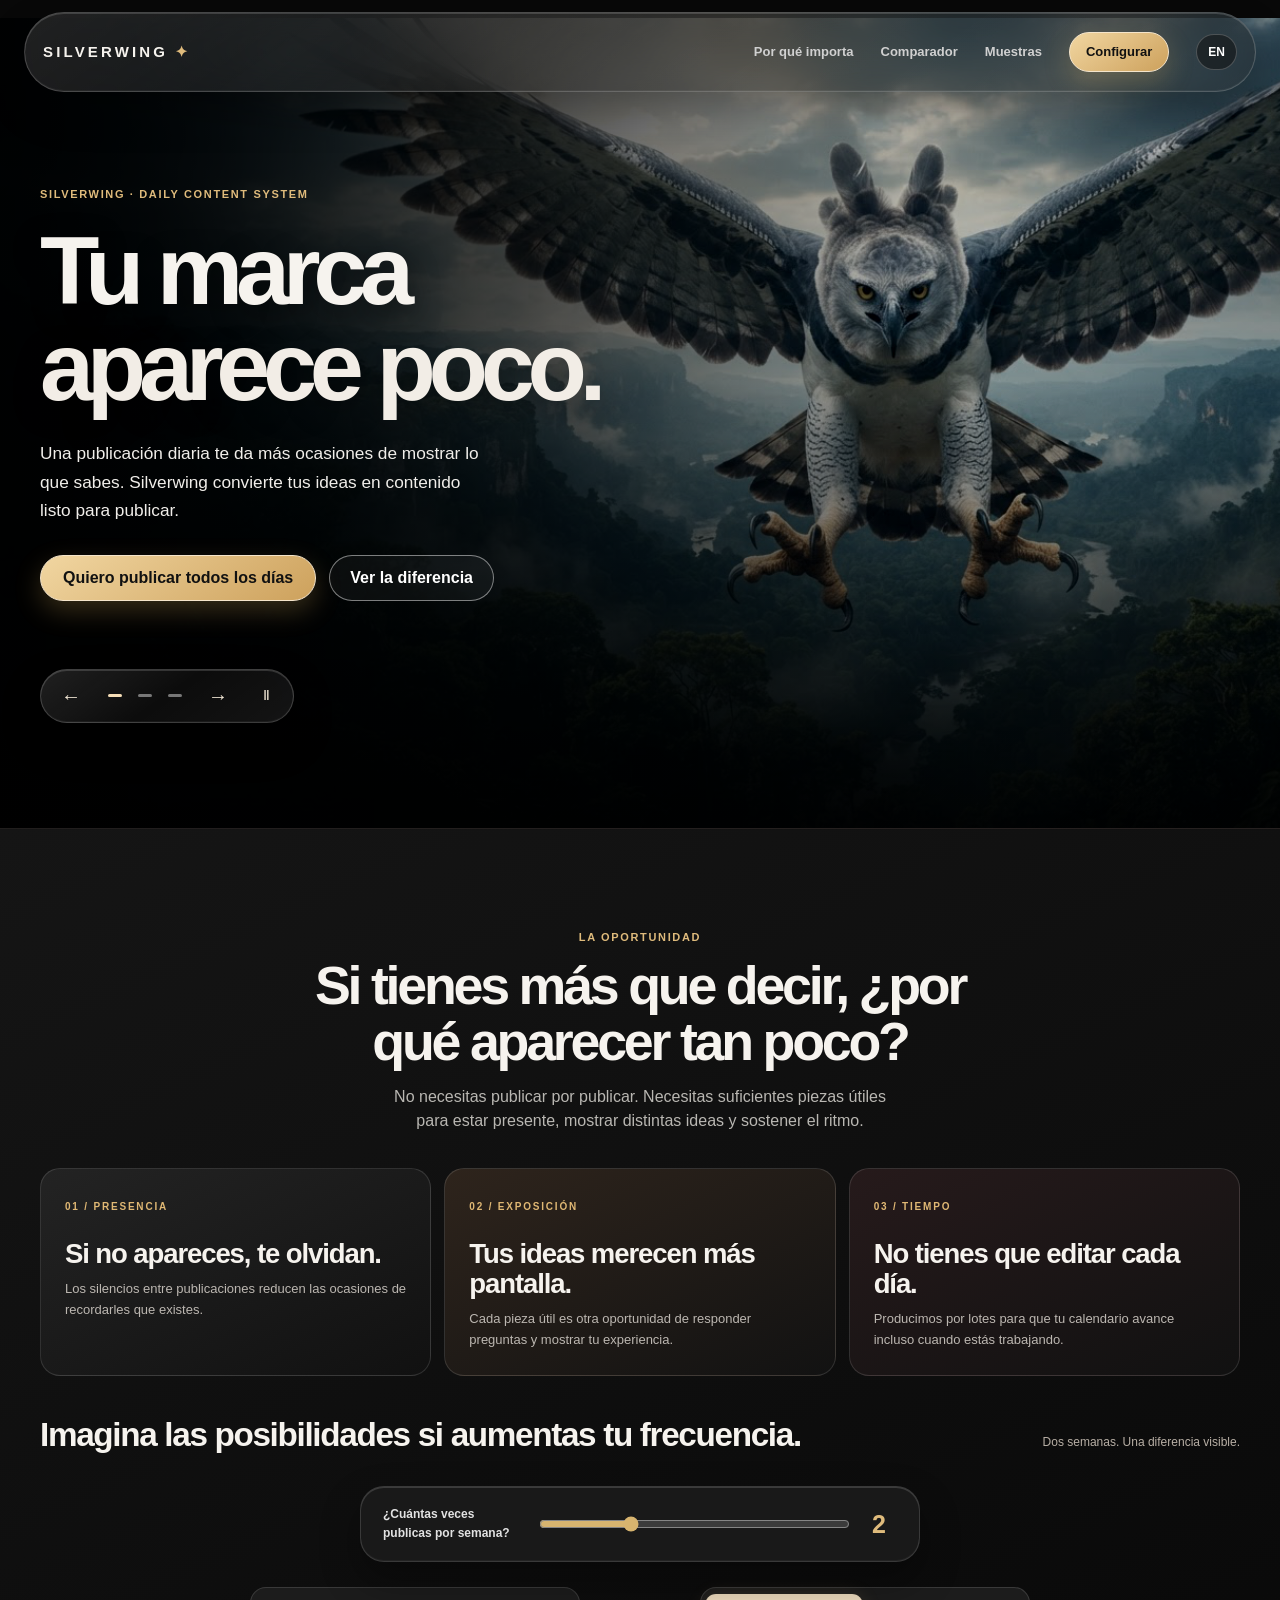
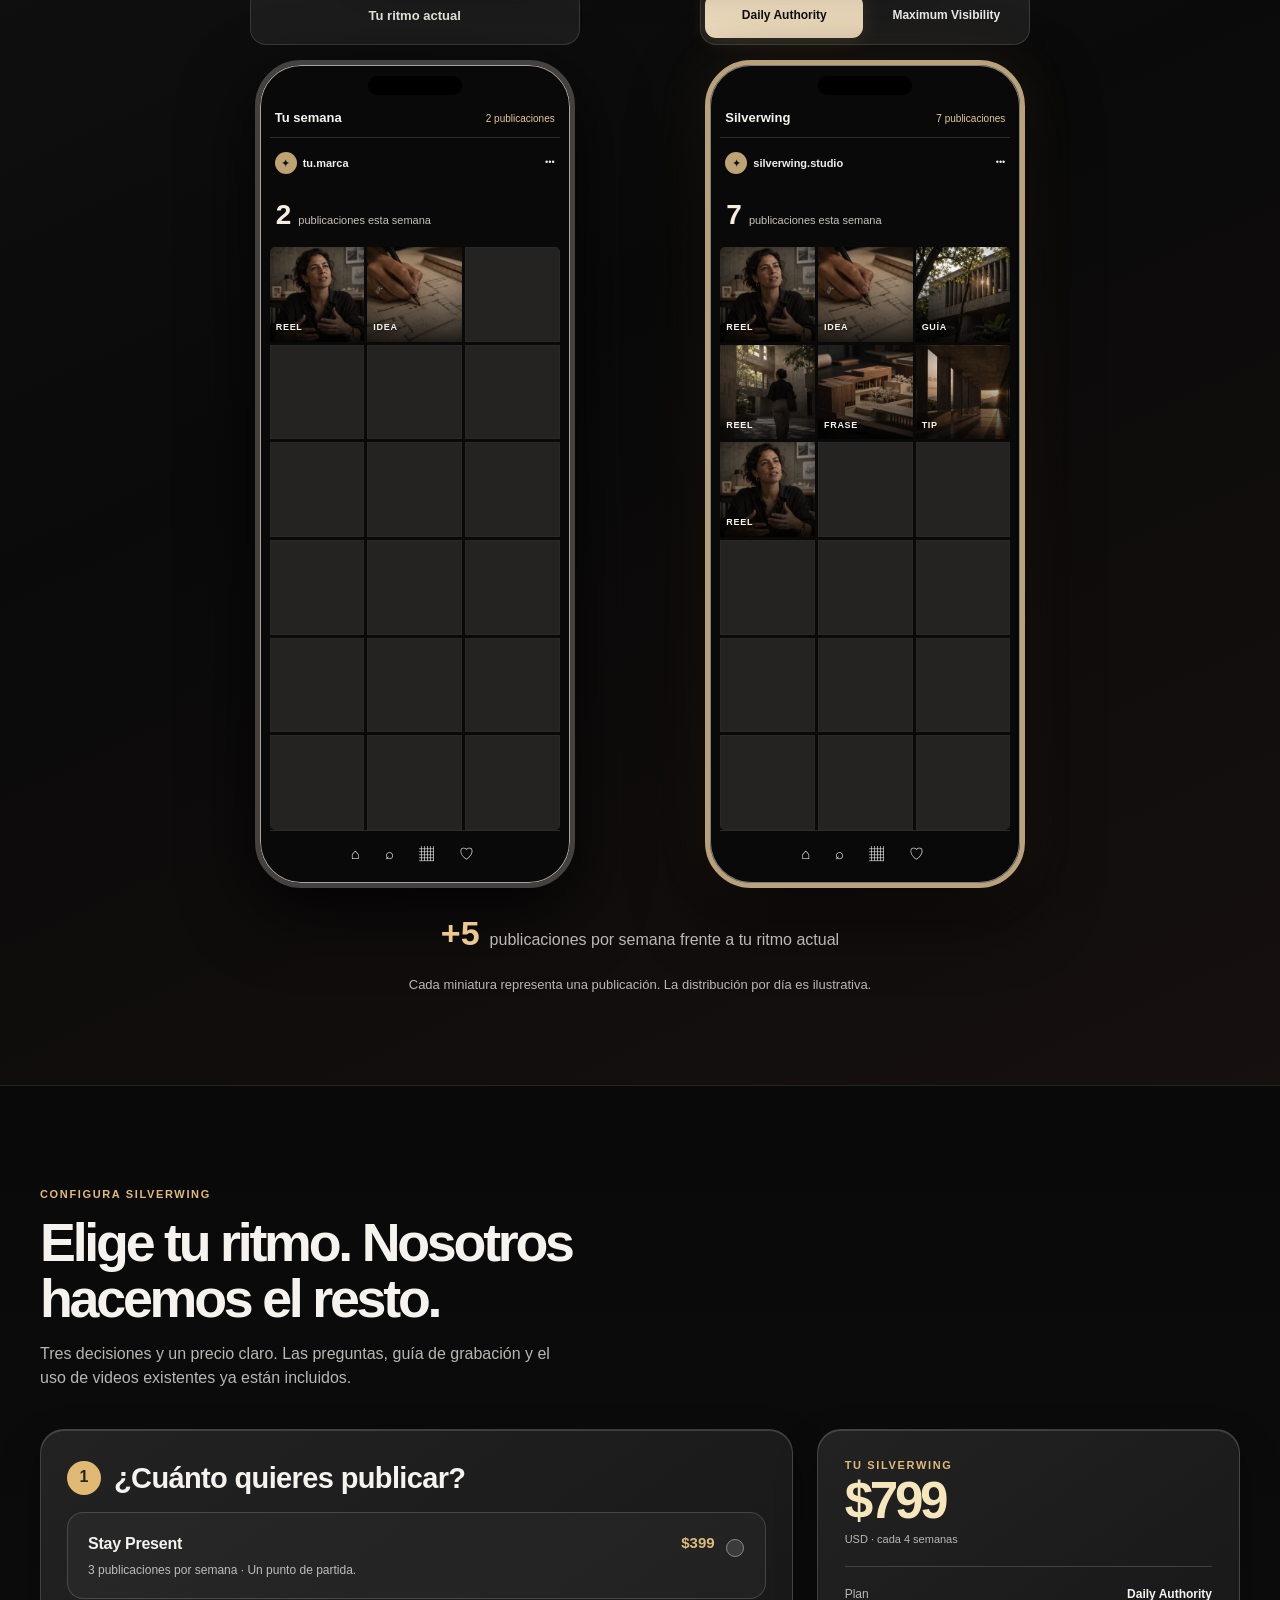
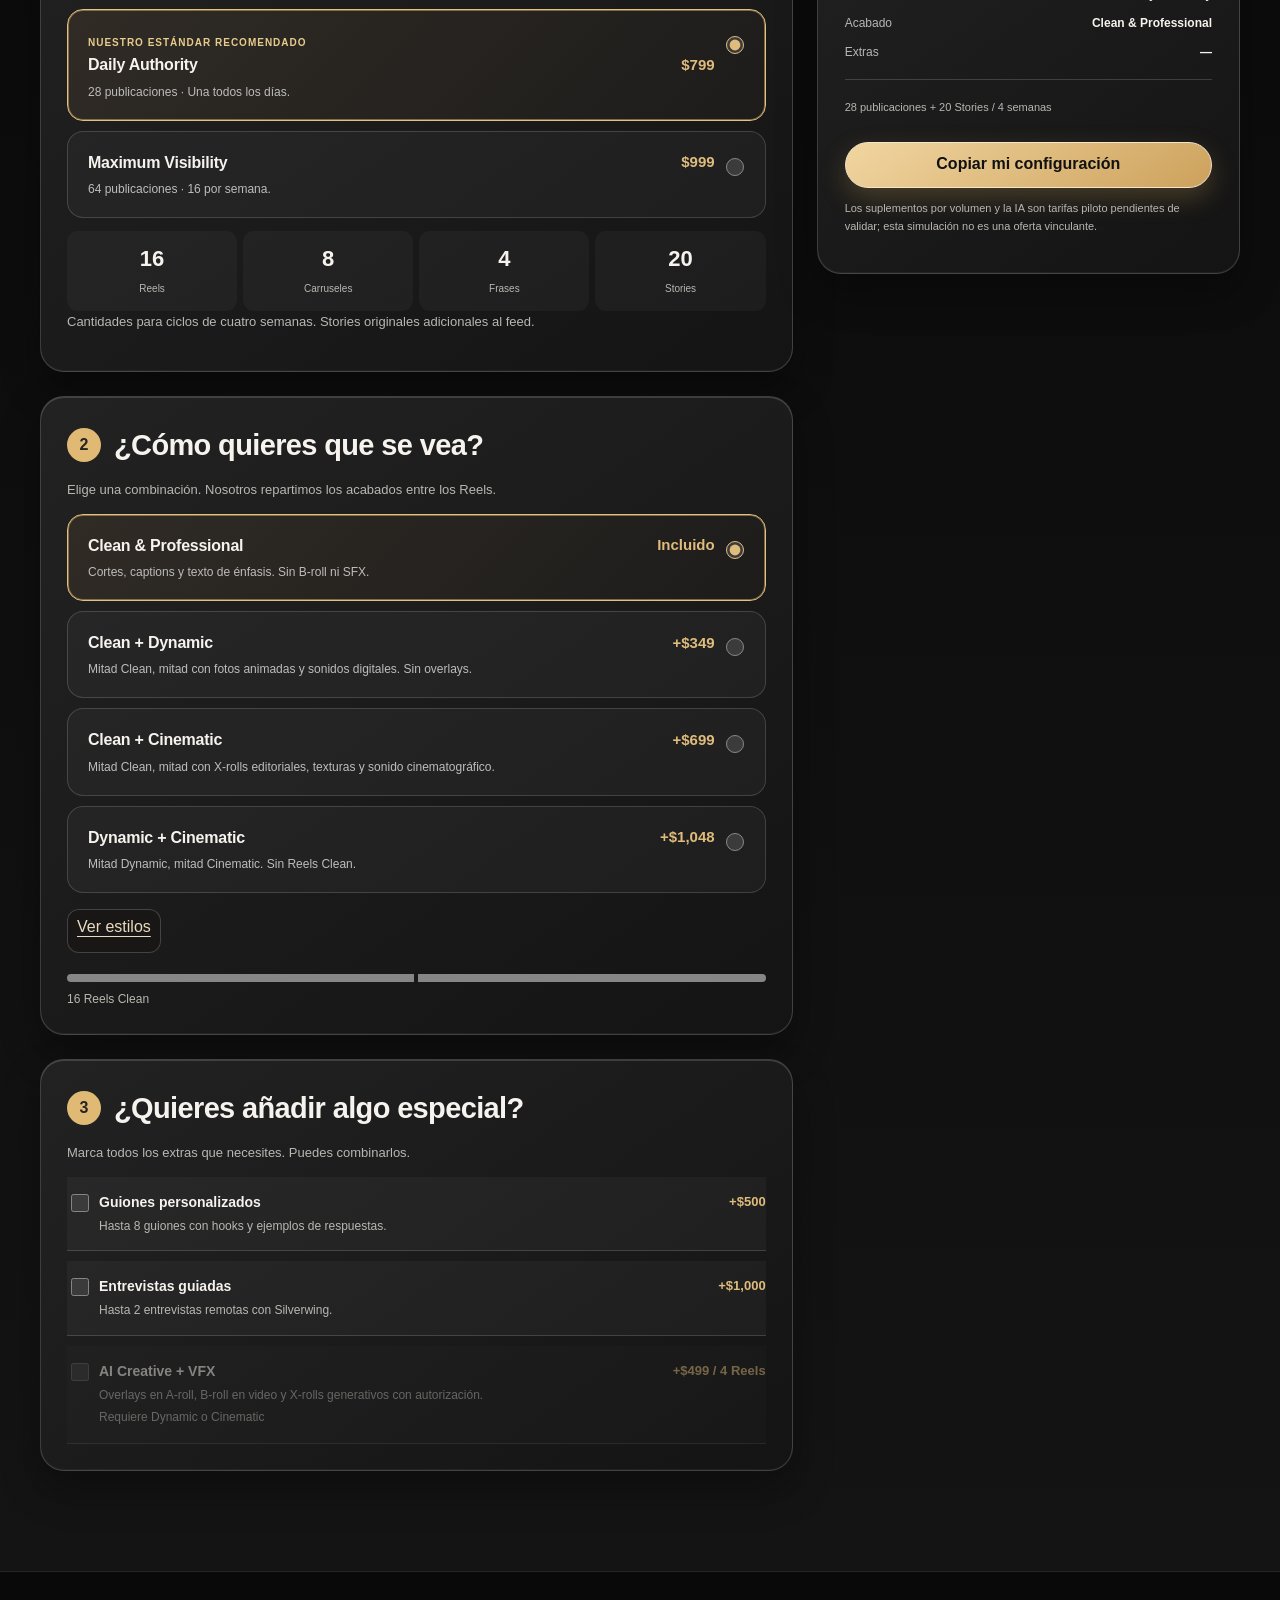
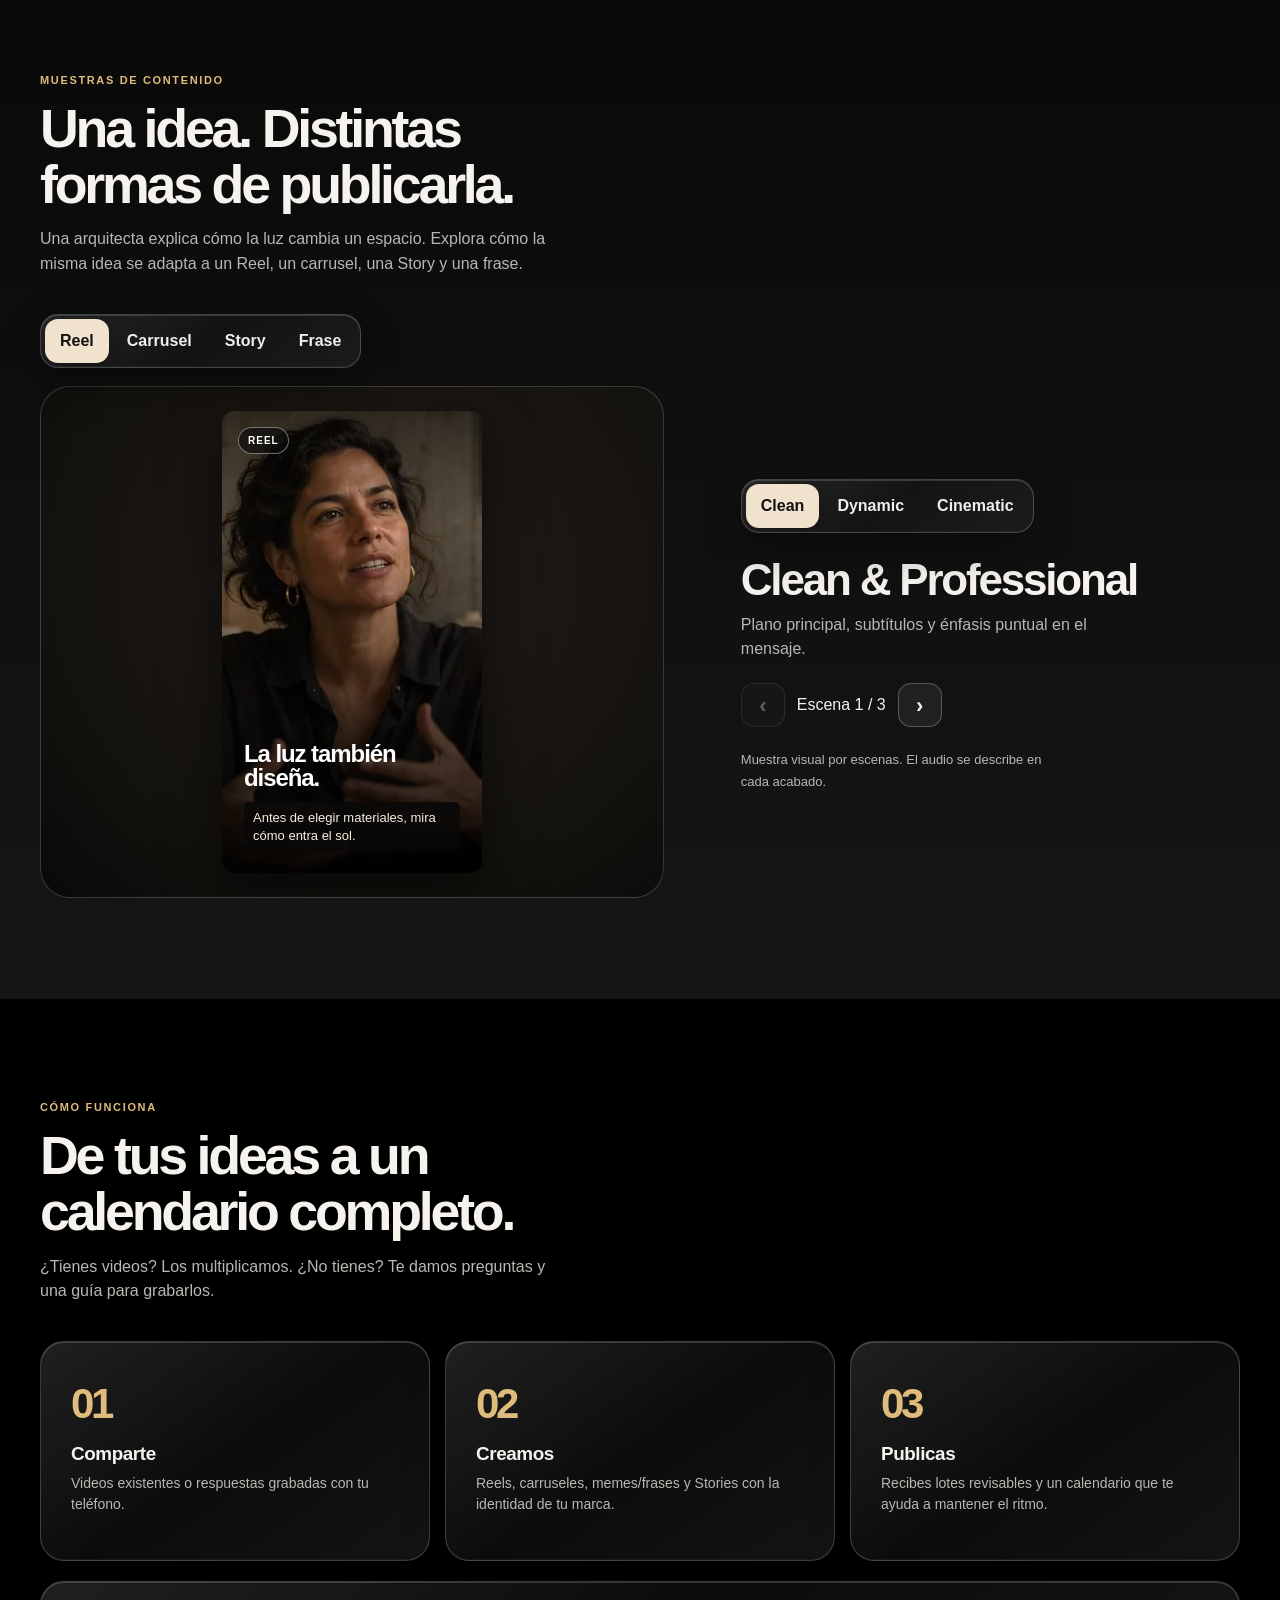
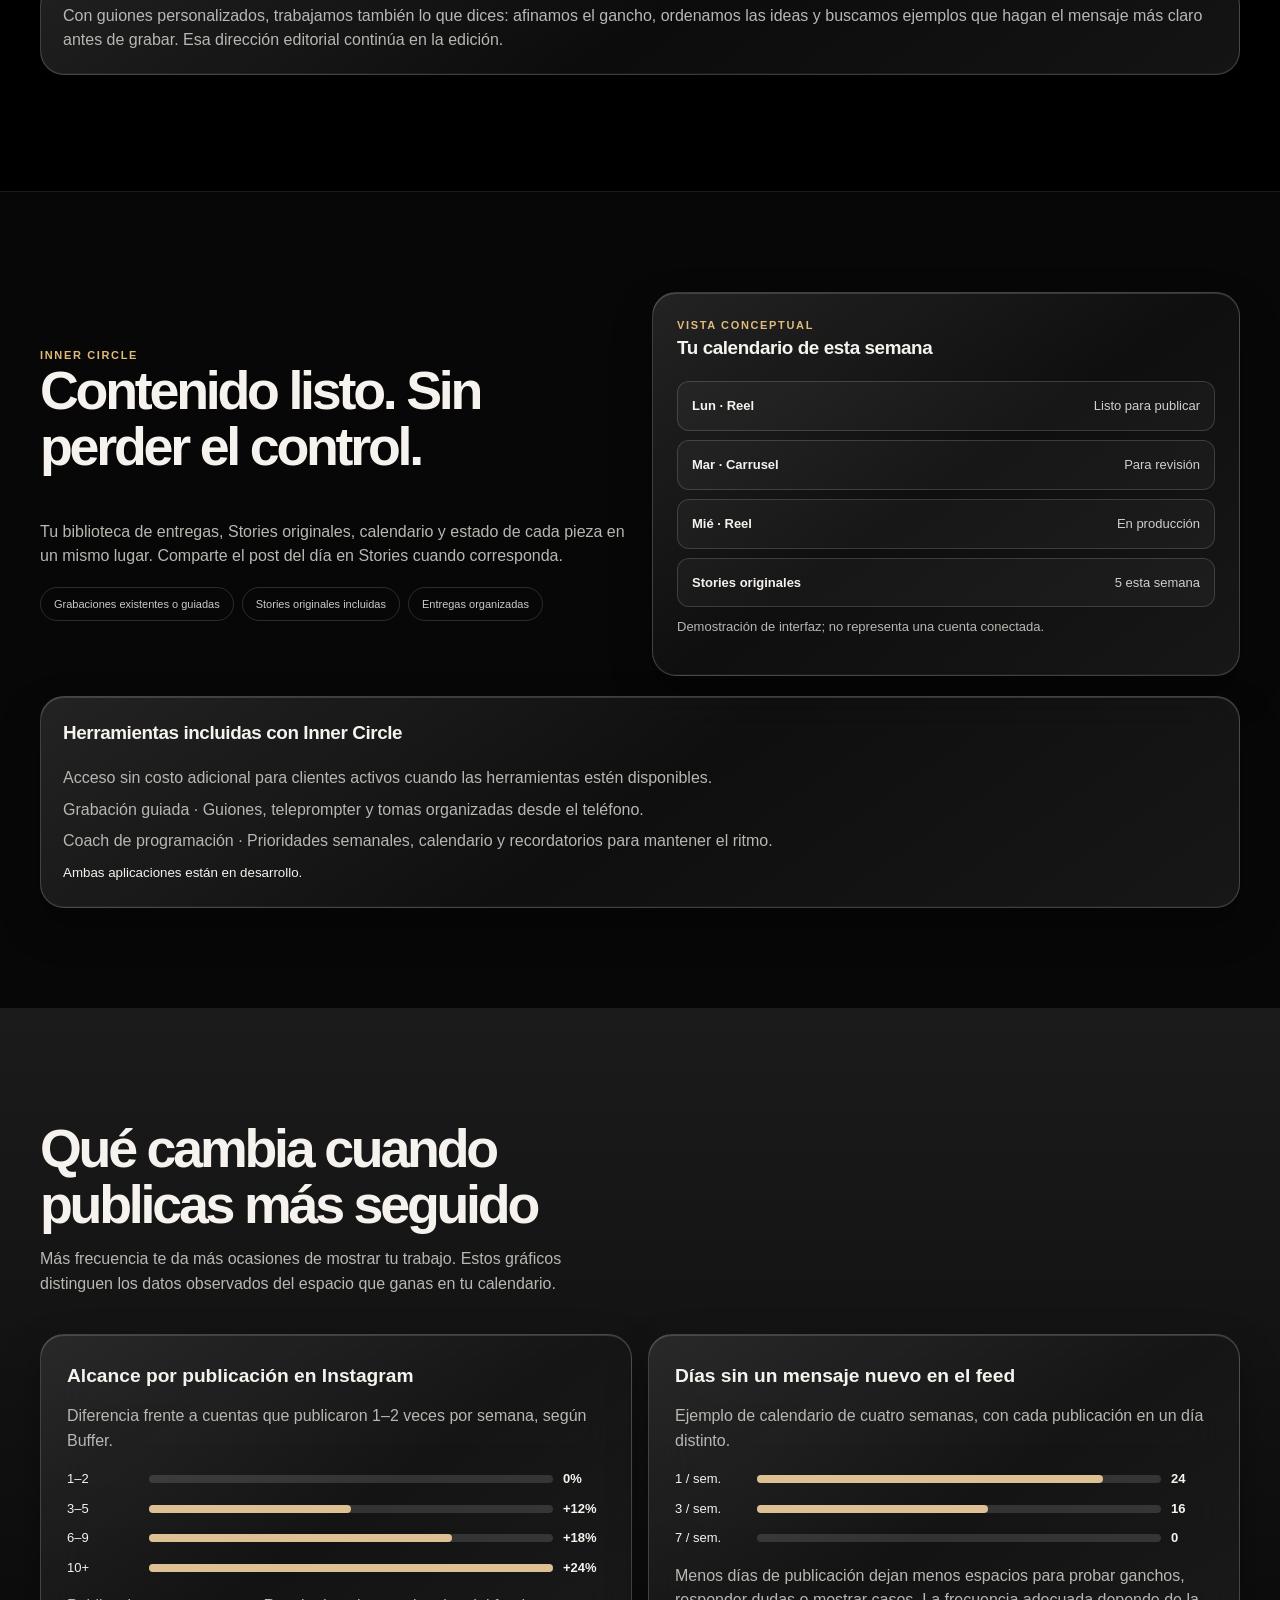
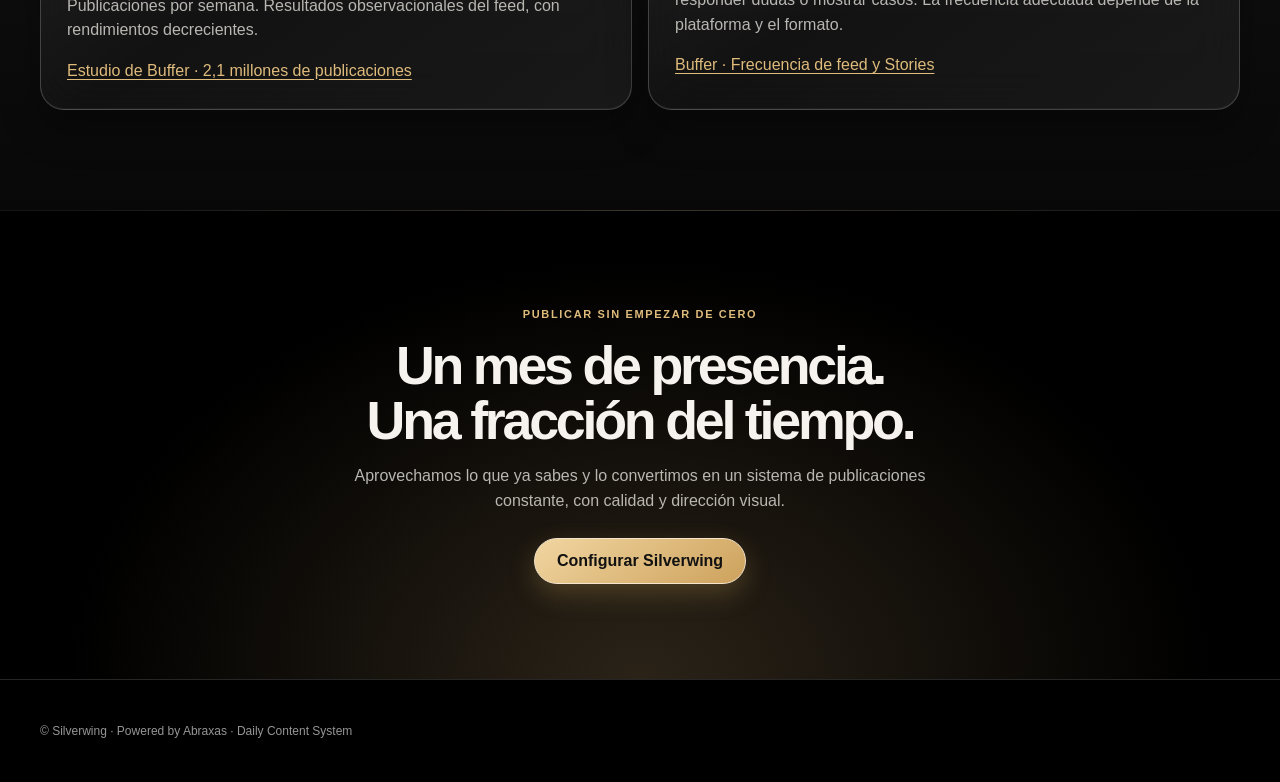
<file: silverwinglanding/v18.html>
<!DOCTYPE html>

<html lang="es"><head><meta charset="utf-8"/><meta content="width=device-width,initial-scale=1" name="viewport"/><meta content="#000000" name="theme-color"/><meta content="Silverwing transforma tus ideas y videos en contenido profesional para mantener una presencia diaria." name="description"/><title>Silverwing — Daily Content System · V18</title><style>
:root{--bg:#0d0d0d;--night:#141414;--card:#1d1d1d;--ink:#f6f7fa;--dim:#b3b3b3;--gold:#e3c081;--line:rgba(222,235,251,.13);--blu:#9a9a9a;--radius:22px}*{box-sizing:border-box}html{scroll-behavior:smooth}body{margin:0;background:var(--bg);color:var(--ink);font-family:Inter,ui-sans-serif,-apple-system,BlinkMacSystemFont,'Segoe UI',sans-serif;line-height:1.52;-webkit-font-smoothing:antialiased}button,input,select{font:inherit}button{cursor:pointer}a{text-decoration:none;color:inherit}button:focus-visible,a:focus-visible,input:focus-visible{outline:3px solid #f7d790;outline-offset:3px}h1,h2,h3,p{margin-top:0}h1,h2{letter-spacing:-.055em;line-height:1.04}h1{font-size:clamp(3.2rem,6.6vw,7.4rem)}h2{font-size:clamp(2.2rem,4.2vw,4.6rem)}h3{font-size:1.18rem;letter-spacing:-.022em}p{color:var(--dim)}.wrap{width:min(1190px,calc(100% - 44px));margin:auto}.top{position:sticky;top:0;z-index:90;backdrop-filter:blur(22px);-webkit-backdrop-filter:blur(22px);background:#101010ca;border-bottom:1px solid #ffffff13}.nav{height:78px;display:flex;align-items:center;justify-content:space-between;gap:20px}.brand{font-size:15px;letter-spacing:.21em;font-weight:900;white-space:nowrap}.brand em{font-style:normal;color:var(--gold)}.links{display:flex;gap:27px;align-items:center}.links a{font-size:13px;color:#d0d0d0;font-weight:600}.action{display:inline-flex;justify-content:center;align-items:center;background:linear-gradient(135deg,#f4dfa9,#c99b51);border:1px solid #f9e8b4;color:#202020;min-height:46px;padding:0 22px;border-radius:999px;font-weight:850;box-shadow:0 10px 26px #d2ad5940;transition:transform .2s}.action:hover{transform:translateY(-2px)}.eyebrow{font-size:11px;text-transform:uppercase;letter-spacing:.2em;color:var(--gold);font-weight:900}.sub{font-size:clamp(17px,1.9vw,22px);max-width:720px;color:#dddddd}.quiet{font-size:13px;color:var(--dim)}.section{padding:100px 0}.sectionHead{max-width:750px;margin-bottom:38px}.sectionHead h2{margin:12px 0 15px}.glass{background:linear-gradient(145deg,#2d2d2dcb,#1c1c1ccc);border:1px solid #ffffff21;box-shadow:0 22px 62px #0007,inset 0 1px 0 #ffffff17;backdrop-filter:blur(16px);border-radius:var(--radius)}.grid3{display:grid;grid-template-columns:repeat(3,minmax(0,1fr));gap:15px}.grid2{display:grid;grid-template-columns:repeat(2,minmax(0,1fr));gap:16px}.muted{color:var(--dim)}.gold{color:var(--gold)}.line{border-top:1px solid var(--line)}.section.dark{background:linear-gradient(180deg,#161616,#121212)}.section.alt{background:radial-gradient(circle at 95% 25%,#3434346b,transparent 37%),#0d0d0d}.foot{padding:42px 0;border-top:1px solid var(--line);color:#959595;font-size:12px}.sr{position:absolute;width:1px;height:1px;overflow:hidden;clip:rect(0 0 0 0)}@media(max-width:850px){.links a:not(.action){display:none}.section{padding:76px 0}.grid3,.grid2{grid-template-columns:1fr}.wrap{width:min(100% - 30px,1190px)}.nav{height:65px}}

.hero{position:relative;isolation:isolate;min-height:min(890px,90svh);display:flex;align-items:center;overflow:hidden;background:#171717}.heroPhoto{position:absolute;inset:0;z-index:-2;background-image:url('https://lordjeferies.github.io/silverwing-public/assets/harpy-flight-cinema.png');background-position:56% 44%;background-size:cover;filter:saturate(.82) contrast(1.09)}.hero:before{content:"";position:absolute;inset:0;z-index:-1;background:linear-gradient(90deg,#101010f5 0%,#121212e0 33%,#1414147b 65%,#1111117e 100%),linear-gradient(0deg,#0d0d0d 0%,transparent 34%,#12121252)}.heroContent{padding:115px 0 125px}.hero h1{max-width:960px;margin:20px 0 22px}.hero h1 span{color:var(--gold)}.hero p{max-width:680px}.heroCtas{display:flex;gap:13px;flex-wrap:wrap;margin:30px 0 35px}.outline{display:inline-flex;align-items:center;justify-content:center;min-height:46px;padding:0 20px;border:1px solid #f5f5f57c;border-radius:999px;color:#fff;font-weight:700;background:#ffffff0b}.proof{display:flex;flex-wrap:wrap;gap:14px}.proof span{font-size:12px;padding:6px 0;color:#e8e8e8}.proof b{color:#f5d392}.tickerWrap{background:#202020;border-top:1px solid #ffffff26;border-bottom:1px solid #ffffff26}.tickerInner{display:flex;gap:25px;align-items:center;padding:12px 0}.tickerTitle{font-size:10px;letter-spacing:.18em;text-transform:uppercase;font-weight:900;color:var(--gold);white-space:nowrap}.ticker{flex:1;position:relative;min-height:49px;display:flex;align-items:center;overflow:hidden}.tickerMessage{font-size:clamp(14px,1.7vw,21px);font-weight:750;line-height:1.3;letter-spacing:-.025em;transition:opacity .35s,transform .35s}.tickerMessage.switch{opacity:0;transform:translateY(9px)}.dots{display:flex;gap:7px}.dot{width:7px;height:7px;border:0;border-radius:50%;background:#8b8b8b;padding:0}.dot.active{background:var(--gold);width:23px;border-radius:10px}.problem{padding:24px;min-height:215px}.problem .num{font-size:11px;color:var(--gold);font-weight:900}.problem h3{font-size:22px;margin:22px 0 10px}.problem p{font-size:14px}.visualComparison{display:grid;grid-template-columns:1fr 1fr;gap:32px;align-items:center;max-width:940px;margin:0 auto}.phone{width:min(100%,325px);margin:auto;border:7px solid #292929;border-radius:41px;background:#f5f5f1;color:#1f1f1f;overflow:hidden;box-shadow:0 22px 65px #000c,0 0 0 2px #747474}.phoneHead{height:40px;background:#f9f9fa;display:flex;align-items:center;justify-content:center;font-weight:900;font-size:13px}.island{width:66px;height:15px;border-radius:20px;background:#111111;margin:auto}.feedTop{padding:13px 18px;display:flex;justify-content:space-between;font-size:12px;border-bottom:1px solid #e3e3e3}.feedGrid{display:grid;grid-template-columns:repeat(3,1fr);gap:3px;padding:4px}.feedSquare{aspect-ratio:1;display:grid;place-items:center;position:relative;overflow:hidden;background:linear-gradient(135deg,#bababa,#7e7e7e);color:white}.feedSquare.filled:nth-child(4n){background:linear-gradient(145deg,#c3aa7b,#625744)}.feedSquare.filled:nth-child(3n){background:linear-gradient(145deg,#747474,#282828)}.feedSquare.empty{background:#e6e8e9;color:#aeaeae}.feedSquare strong{font-size:18px}.feedSquare small{position:absolute;bottom:7px;left:7px;font-size:9px;font-weight:900;letter-spacing:.03em}.phoneBottom{display:flex;justify-content:space-around;border-top:1px solid #e3e3e3;padding:12px;font-size:14px}.underPhone{text-align:center;margin-top:18px}.underPhone strong{display:block;font-size:23px}.underPhone p{font-size:13px}.range{width:100%;accent-color:#d7b46f}.sliderCard{margin:32px auto 0;padding:18px 22px;max-width:600px;display:flex;align-items:center;gap:20px}.sliderCard label{font-size:12px;font-weight:800;color:#e2e2e2}.sliderCard output{font-size:25px;font-weight:900;color:var(--gold);min-width:25px}.stepsTile{padding:30px}.stepsTile .bigNum{font-size:42px;letter-spacing:-.08em;color:var(--gold);font-weight:850}.stepsTile h3{margin:4px 0}.stepsTile p{font-size:14px}.calendar{display:grid;grid-template-columns:repeat(7,minmax(0,1fr));gap:7px}.calday{padding:8px 2px;aspect-ratio:1;display:grid;place-items:center;border-radius:10px;background:linear-gradient(145deg,#474747,#303030);border:1px solid #ffffff26;font-size:12px;font-weight:900}.calday:nth-child(4n){background:linear-gradient(145deg,#9c8357,#4f4230)}.calendarCard{padding:26px}.calendarCard strong{font-size:22px}.configLayout{display:grid;grid-template-columns:minmax(0,1.6fr) minmax(280px,.9fr);gap:24px;align-items:start}.configMain{display:grid;gap:24px}.configStep{padding:26px}.stepHeading{display:flex;align-items:center;gap:13px;margin-bottom:12px}.stepNum{height:34px;width:34px;display:grid;place-items:center;background:#e0b975;color:#242424;border-radius:50%;font-weight:900}.stepHeading h3{font-size:24px;margin:0}.options{display:grid;gap:10px}.selectCard{position:relative;display:block;cursor:pointer;border-radius:16px;border:1px solid #ffffff2a;background:linear-gradient(125deg,#242424,#191919);padding:19px 20px;transition:border-color .2s,transform .2s,background .2s}.selectCard:hover{border-color:#ffffff72;transform:translateY(-1px)}.selectCard:has(input:checked){border-color:#e4be79;background:linear-gradient(120deg,#3a3a3a,#242424);box-shadow:inset 0 0 0 1px #e4be7977}.selectCard input{position:absolute;right:18px;top:23px;accent-color:var(--gold);height:18px;width:18px}.cardLine{display:flex;align-items:center;justify-content:space-between;padding-right:30px;gap:12px}.cardTitle{font-size:16px;font-weight:850;letter-spacing:-.015em}.cardPrice{font-size:15px;font-weight:900;color:var(--gold);white-space:nowrap}.cardDesc{color:#bdbdbd;font-size:12px;line-height:1.5;margin:5px 0 0}.optionTag{font-size:10px;color:#e8cc8d;font-weight:850;text-transform:uppercase;letter-spacing:.1em}.miniStats{display:grid;grid-template-columns:repeat(4,1fr);gap:6px;margin-top:13px}.miniStats div{padding:11px 5px;border-radius:11px;background:#131313ab;text-align:center}.miniStats b{display:block;font-size:22px}.miniStats span{font-size:10px;color:var(--dim)}.styleMix{display:flex;gap:4px;height:8px;margin:16px 0 8px;border-radius:15px;overflow:hidden}.styleMix i{flex:1;background:#868686}.styleMix i:nth-child(2){background:#d4b274}.styleMix.clean i:nth-child(2){background:#868686}.styleMix.dynamic i:nth-child(2),.styleMix.mix i:first-child{background:#848484}.styleText{font-size:12px;color:var(--dim);margin:0}.addons{display:grid;gap:10px}.addon{display:grid;grid-template-columns:20px 1fr auto;gap:12px;align-items:start;padding:15px 0;border-bottom:1px solid #ffffff16;cursor:pointer}.addon:last-child{border-bottom:0}.addon input{accent-color:var(--gold);height:18px;width:18px;margin-top:2px}.addon b{display:block;font-size:14px}.addon p{font-size:12px;margin:4px 0 0}.addon strong{font-size:13px;color:var(--gold);white-space:nowrap}select{border:1px solid #ffffff45;border-radius:9px;background:#1a1a1a;color:white;padding:11px;width:100%}.priceSticky{position:sticky;top:100px;padding:27px}.priceSticky .amount{font-size:clamp(39px,4vw,57px);font-weight:900;letter-spacing:-.065em;line-height:1.1;color:#f6e6bc}.priceSticky .break{display:flex;justify-content:space-between;gap:9px;font-size:12px;margin:11px 0}.priceSticky .break span{color:#b7b7b7}.priceSticky .sep{border-top:1px solid #ffffff2a;margin:18px 0}.priceSticky .action{width:100%;margin-top:14px}.priceSticky .quiet{font-size:11px}.showcase{display:grid;grid-template-columns:repeat(3,1fr);gap:12px}.finishSample{height:190px;display:flex;flex-direction:column;justify-content:end;padding:20px;background:linear-gradient(145deg,#424242,#1b1b1b);border-radius:18px;border:1px solid #ffffff20;overflow:hidden}.finishSample:nth-child(2){background:linear-gradient(140deg,#5c5c5c,#1b1b1b)}.finishSample:nth-child(3){background:linear-gradient(140deg,#836b52,#272727)}.finishSample strong{font-size:25px}.finishSample small{color:#dcdcdc;font-size:12px}.innerDemo{display:grid;grid-template-columns:1fr 1fr;gap:24px;align-items:center}.dashboard{padding:24px}.dashRow{padding:14px;margin:9px 0;border-radius:12px;background:#ffffff09;border:1px solid #ffffff16;display:flex;justify-content:space-between;gap:12px;font-size:13px}.dashRow span{color:#cfcfcf}.finalCta{text-align:center;padding:95px 20px;background:radial-gradient(ellipse at center,#3b3b3b,#141414 70%);border-top:1px solid #ffffff15}.finalCta h2{max-width:850px;margin:15px auto}.finalCta p{max-width:600px;margin:0 auto 25px}.pills{display:flex;flex-wrap:wrap;gap:8px;margin-top:18px}.pills span{padding:8px 13px;border:1px solid #ffffff25;border-radius:999px;color:#cacaca;font-size:11px}.lang{color:#f1e1b7;background:none;border:1px solid #ffffff4a;border-radius:30px;padding:8px 11px;font-size:12px;font-weight:800}.navCta{padding:9px 16px;min-height:37px}.controls{display:flex;align-items:center;gap:8px}@media(max-width:850px){.hero{min-height:650px}.heroContent{padding:85px 0}.heroPhoto{background-position:61% center}.tickerInner{flex-wrap:wrap;gap:7px}.dots{margin-left:auto}.visualComparison{gap:12px}.configLayout{grid-template-columns:1fr}.priceSticky{position:relative;top:auto}.innerDemo{grid-template-columns:1fr}.links .navCta{display:inline-flex}.finishSample{height:135px}.showcase{grid-template-columns:1fr 1fr}}@media(max-width:540px){.hero h1{font-size:clamp(3rem,12vw,4.2rem)}.hero:before{background:linear-gradient(90deg,#101010f2,#121212c2 75%,#11111191),linear-gradient(0deg,#0d0d0d,transparent 45%)}.visualComparison{grid-template-columns:1fr 1fr;gap:7px}.phone{border-width:4px;border-radius:23px}.phoneHead{height:25px}.feedTop{padding:7px 9px;font-size:9px}.island{width:35px;height:7px}.feedSquare strong{font-size:12px}.feedSquare small{font-size:7px}.phoneBottom{padding:7px;font-size:10px}.underPhone strong{font-size:16px}.underPhone p{font-size:11px}.sliderCard{flex-wrap:wrap}.configStep{padding:18px}.stepHeading h3{font-size:20px}.cardTitle{font-size:14px}.cardLine{align-items:start}.cardPrice{font-size:13px}.miniStats b{font-size:18px}.miniStats span{font-size:9px}.showcase{grid-template-columns:1fr 1fr}.finishSample{height:140px;padding:13px}}

/* Silverwing V17 art direction — independent rotating hero and comparator */
:root{--gold:#e7c17e}
.hero{min-height:760px;isolation:isolate;background:#101010;overflow:hidden}.heroPhotoBase,.heroSlidePhoto{position:absolute;inset:0;z-index:-3;background-position:center;background-size:cover;transition:opacity 900ms cubic-bezier(.2,.7,.2,1),transform 8s ease;opacity:0;transform:scale(1.035)}.heroPhotoBase.isActive,.heroSlidePhoto.isActive{opacity:1;transform:scale(1)}
.heroSlideMountain{background-image:url("../assets/patagonia-cinema.png");background-position:center 53%}.heroSlideVista{background-image:url("../assets/amazon-cinema.png");background-size:cover;background-position:54% 80%;filter:sepia(.2) hue-rotate(5deg) saturate(.85)}
.hero::before{z-index:-1!important;background:linear-gradient(90deg,#0b0b0bf2 0%,#121212db 37%,#12121271 72%,#11111169),linear-gradient(0deg,#121212 0%,transparent 28%,#12121251 100%)!important}
.heroContent{position:relative;z-index:1}.hero h1{font-size:clamp(3.1rem,6.9vw,6.7rem);max-width:900px;line-height:1.01;text-wrap:balance}.hero h1 span{color:#e7c17e}.hero .sub{max-width:630px;line-height:1.65}.heroGlassNote{position:absolute;z-index:0;right:6%;bottom:80px;color:#f9ebd5b0;font-size:10px;letter-spacing:.18em;display:flex;gap:16px;align-items:center;pointer-events:none}.heroGlassNote .heroSeries{font-weight:850;color:#f4d092}
.heroRotatorControls{display:flex;align-items:center;gap:13px;margin-top:33px}.heroRotatorControls button{background:#181818aa;color:#f3e8d6;border:1px solid #ffffff49;border-radius:50%;width:39px;height:39px;font-size:20px;cursor:pointer;transition:background .2s}.heroRotatorControls button:hover{background:#d5af6e;color:#121212}.heroDots{display:flex;gap:8px}.heroDots button{width:27px;height:4px;border:0;border-radius:9px;background:#ffffff75;cursor:pointer;padding:0;transition:width .2s,background .2s}.heroDots button.active{width:51px;background:#edc788}
.opportunityGrid{display:grid;grid-template-columns:1.1fr 1fr 1fr;gap:15px;margin-top:38px}.opportunityCard{padding:28px;min-height:290px;display:flex;flex-direction:column;position:relative;overflow:hidden;border-color:#e7c17e22;background:linear-gradient(145deg,#2e2e2ebf,#181818d9)}.opportunityCard:before{content:'';position:absolute;inset:auto -20% -50% -20%;height:70%;background:radial-gradient(ellipse,#ba98532c,transparent 72%);pointer-events:none}.opportunityCard .num{font-size:10px;color:#edc785;font-weight:850;letter-spacing:.15em}.opportunityCard h3{font-size:clamp(21px,2.35vw,29px);line-height:1.13;margin:37px 0 12px;letter-spacing:-.045em}.opportunityCard p{font-size:13px;line-height:1.7;margin:0;max-width:290px}.opportunityVisual{margin-top:auto;padding-top:25px;display:flex;gap:9px}.tickday{border-radius:8px;background:#e3ba73;color:#212121;width:26px;height:30px;display:grid;place-items:center;font-size:11px;font-weight:900}.tickday.off{background:#414141;color:#868686}.opportunitySignals i{height:28px;flex:1;background:linear-gradient(180deg,#d7b477,#5d5d5d);border-radius:8px;opacity:.7}.opportunitySignals i:nth-child(even){height:15px;align-self:end;opacity:.45}.opportunityClock{color:#daba81;font-size:40px;font-weight:900;align-items:center}.opportunityClock span{font-size:15px;color:#c1c1c1}
.visualComparison{max-width:1010px;gap:26px;align-items:start}.phonePlanTabs{min-height:54px;display:grid;grid-template-columns:1fr 1fr;gap:5px;max-width:325px;margin:0 auto 17px;background:#272727;border:1px solid #ffffff2a;padding:5px;border-radius:999px}.phoneTab{border:0;border-radius:100px;background:transparent;color:#b8b8b8;cursor:pointer;font-size:11px;font-weight:900;line-height:1.25;padding:8px 5px}.phoneTab small{display:block;margin-top:3px;font-size:10px;font-weight:600}.phoneTab.active{background:linear-gradient(145deg,#f3dba8,#cf9f4a);color:#242424;box-shadow:0 2px 19px #d2b06d29}.phoneTab:focus-visible{outline:2px solid #f5d590;outline-offset:2px}.visualComparison>div:first-child{padding-top:71px}.phone{background:#1c1c1c;color:#f5f5f5;border-color:#262626;box-shadow:0 30px 85px #000c,0 0 0 1px #997c5277}.phoneHead,.feedTop,.phoneBottom{background:#1b1b1b;border-color:#ffffff22}.island{background:#070707}.feedGrid{gap:3px;background:#171717}.feedSquare.empty{background:linear-gradient(145deg,#272727,#1d1d1d);color:#565656}.feedSquare.filled{background:linear-gradient(145deg,#717171,#2f2f2f)}.feedSquare.filled:nth-child(4n){background:linear-gradient(135deg,#b79b62,#322f32)}.feedSquare.filled:nth-child(3n){background:linear-gradient(135deg,#5e5e5e,#1f1f1f)}.underPhone strong{color:#f6e0ae}.weeklyBars{display:flex;justify-content:center;gap:7px;align-items:end;margin:13px auto 0}.weeklyBars span{display:flex;flex-direction:column;align-items:center;gap:4px}.weeklyBars b{display:flex;align-items:end;gap:2px;height:28px}.weeklyBars i{display:block;width:8px;height:8px;border-radius:50%;background:#e8bb76;box-shadow:0 0 12px #d9a85c66}.weeklyBars i.off{background:#424242;box-shadow:none}.weeklyBars small{font-size:9px;color:#a5a5a5}.quiet{line-height:1.65}
@media(max-width:850px){.opportunityGrid{grid-template-columns:1fr 1fr}.opportunityCard:last-child{grid-column:span 2;min-height:200px}.heroGlassNote{display:none}}@media(max-width:540px){.hero{min-height:710px}.heroContent{padding:82px 0 56px}.hero h1{font-size:clamp(3rem,11.8vw,4.5rem)}.opportunityGrid{grid-template-columns:1fr}.opportunityCard{min-height:230px}.opportunityCard:last-child{grid-column:auto}.phonePlanTabs{min-height:62px}.phoneTab{font-size:9px;padding:5px 3px}.phoneTab small{font-size:8px}.visualComparison>div:first-child{padding-top:78px}.heroGlassNote{display:none}.weeklyBars{gap:4px}.weeklyBars i{width:6px;height:6px}}
@media(prefers-reduced-motion:reduce){.heroPhotoBase,.heroSlidePhoto{transition:none;transform:none!important}}
</style><style>:root{
  --bg:#000;--night:#080808;--card:#141414;--ink:#faf9f6;--dim:#b9b7b2;
  --gold:#dec095;--line:#ffffff26;--blu:#bdbbb5;--radius:24px;
  --amazon:url('../assets/amazon-cinema.png');--andes:url('../assets/andes-cinema.png');
  --patagonia:url('../assets/patagonia-cinema.png');--editorial:url('../assets/editorial-glass-cinema.png');
  color-scheme:dark;
}
body,.section.dark{background:#000}
.section.alt{background:#070707}
.section{border-top:1px solid #ffffff12}
section[id]{scroll-margin-top:105px}
.wrap{width:min(100% - 64px,1200px)}
.sectionHead{margin-bottom:38px}
.sectionHead h2,.innerDemo h2,.finalCta h2{font-weight:660;letter-spacing:-.06em;text-wrap:balance}
.sectionHead p{max-width:59ch}
.eyebrow{color:var(--gold);letter-spacing:.15em}
.top,.glass,.phonePlanTabs,.heroRotatorControls{
  background:linear-gradient(145deg,#ffffff19,#ffffff04 50%,#ffffff0c),#14141470;
  border:1px solid #ffffff30;
  box-shadow:inset 0 1px 0 #ffffff26,inset 0 -1px 0 #ffffff0b,0 18px 40px #0005;
  -webkit-backdrop-filter:blur(25px) saturate(145%);
  backdrop-filter:blur(25px) saturate(145%);
}
.top{top:12px;margin:12px auto 0;width:min(100% - 40px,1232px);border-radius:999px}
.top .wrap{width:calc(100% - 36px)}
.nav{min-height:62px}
.action{background:#ead8bb;color:#111;border:1px solid #f5e5cb}
.action:hover{background:#fff1d9}
.action.outline,.lang{background:#1118;border-color:#ffffff36;color:#fff}
.hero{margin:-74px 0 0;background:#000;min-height:clamp(660px,91svh,940px)}
.hero::before{background:linear-gradient(90deg,#000e 0%,#000a 35%,transparent 72%),linear-gradient(0deg,#000 0%,transparent 26%,#0005 100%)!important}
.heroPhotoBase{background-position:56% center}
.heroSlideVista{filter:none;background-position:57% center}
.heroContent{padding-top:143px;padding-bottom:80px}
.hero h1{max-width:9.5ch;min-height:2em;letter-spacing:-.078em;font-weight:690;text-wrap:initial}
.hero h1 span{color:#f6deb7}
.hero .sub{max-width:43ch;color:#f0eeea}
.heroGlassNote,.hero .proof{display:none}
.heroRotatorControls{display:inline-flex;border-radius:99px;padding:4px 8px;gap:7px}
.heroRotatorControls button{width:44px;height:44px;background:transparent;border-color:transparent}
.heroRotatorControls button:hover{background:#ffffff24;color:white}
.heroDots{gap:1px}
.heroDots button,.heroDots button.active{display:grid;place-items:center;width:29px;height:44px;background:transparent}
.heroDots button::after{content:'';width:14px;height:3px;background:#ffffff70;border-radius:8px}
.heroDots button.active::after{background:#f6deb7}
.heroRotatorControls .heroPause{width:38px;font-size:14px}
.opportunityCard{min-height:220px;display:flex;flex-direction:column}
.opportunityVisual{margin-top:auto;padding-top:18px}
.opportunityCard h3{font-size:clamp(20px,2.3vw,28px);letter-spacing:-.05em}
.visualComparison{align-items:start}
.phoneContext{min-height:54px;margin:0 auto 17px;display:grid;place-items:center;font-size:13px;color:var(--dim)}
.phone{background:#101010;border-color:#242424;box-shadow:0 30px 65px #000b,0 0 0 1px #ffffff42}
.phoneHead,.feedTop,.phoneBottom{background:#151515;border-color:#ffffff20}
.feedSquare.empty{background:#1b1b1b;color:#aaa}
.feedSquare.filled{display:flex;flex-direction:column;align-items:flex-start;justify-content:flex-end;text-align:left;background-size:cover;background-position:center;color:#fff;padding:8%;gap:3px}
.feedSquare.filled strong{font-size:clamp(6px,1.05vw,13px);font-weight:730;line-height:1;letter-spacing:-.025em}
.feedSquare.filled small{font-size:clamp(5px,.7vw,8px);letter-spacing:.04em}
.feedSquare.tileArt0,.feedSquare.tileArt5{background-image:linear-gradient(0deg,#000e,transparent),var(--amazon)}
.feedSquare.tileArt1{background-image:linear-gradient(0deg,#000e,transparent),var(--andes)}
.feedSquare.tileArt2{background-image:linear-gradient(0deg,#000e,transparent),var(--patagonia)}
.feedSquare.tileArt3{background-image:linear-gradient(0deg,#000d,transparent),var(--editorial)}
.feedSquare.tileArt4{background-image:linear-gradient(45deg,#3c352c,#161513)}
.phoneTab{color:#efebe6;min-height:44px}
.phoneTab.active{background:#ead8bb;color:#111}
.selectCard,.addon,.miniStats>div,.dashRow,.calday{background:#ffffff09;border-color:#ffffff27}
.selectCard:has(input:checked),.addon:has(input:checked){background:#dec09514;border-color:#dec095a6}
.selectCard:focus-within,.addon:focus-within{outline:2px solid #ead8bb;outline-offset:2px}
.configStep h3{font-size:clamp(20px,3vw,29px)}
.priceSticky{background:linear-gradient(155deg,#252421,#111 60%);top:106px}
.finalCta{background:radial-gradient(ellipse at bottom,#2b2318,transparent 63%),#000}
.foot{background:#000}
.previewLink{display:inline-flex;color:var(--gold);margin:16px 0 5px;text-decoration:underline;text-underline-offset:4px}
.sampleTabs{display:inline-flex;gap:3px;border-radius:18px;padding:4px;max-width:100%}
.sampleTabs button,.sampleNavigation button{color:#eee;border:1px solid transparent;background:transparent;border-radius:13px;padding:0 14px;min-height:44px;font-weight:680;cursor:pointer}
.sampleTabs button[aria-pressed="true"]{background:#f0e2cd;color:#14120f;box-shadow:0 2px 12px #0004}
.sampleLayout{display:grid;grid-template-columns:minmax(0,1.25fr) minmax(0,1fr);margin-top:18px;gap:clamp(24px,6vw,80px);align-items:center}
.sampleStage{min-width:0;display:grid;place-items:center;min-height:530px;padding:24px;background:radial-gradient(ellipse at 60% 15%,#a899752d,transparent 65%),#111;border:1px solid #ffffff1a;border-radius:30px;overflow:hidden}
.sampleArt{isolation:isolate;position:relative;overflow:hidden;display:flex;flex-direction:column;justify-content:space-between;width:min(100%,260px);aspect-ratio:9/16;border-radius:12px;background:var(--amazon) center/cover;box-shadow:0 22px 55px #0009;color:#fff}
.sampleArt::before{content:'';position:absolute;inset:0;z-index:-1;background:linear-gradient(0deg,#000e,transparent 76%,#0006)}
.sampleStamp{align-self:flex-start;background:#0c0c0caa;border:1px solid #fff6;border-radius:100px;padding:5px 9px;margin:16px;font-size:10px;font-weight:750;letter-spacing:.1em}
.sampleCopy{padding:22px;display:grid;gap:11px}
.sampleCopy strong{font-size:32px;line-height:1.03;letter-spacing:-.045em}
.sampleCopy span{font-size:13px;line-height:1.35;color:#f8ecdc}
.sampleCopy span:empty,.sampleCutaway,[hidden]{display:none!important}
.sampleArt.clean .sampleCopy strong{font-size:24px}
.sampleArt.clean .sampleCopy span{background:#090909d9;padding:7px 9px;border-radius:5px}
.sampleArt.dynamic .sampleCutaway{display:block!important;width:48%;aspect-ratio:4/3;border:2px solid #f5dec1;border-radius:7px;position:absolute;left:23px;top:30%;background:var(--andes) center/cover;transform:rotate(-6deg)}
.sampleArt.dynamic.frame2 .sampleCutaway{background-image:var(--patagonia);transform:rotate(5deg)}
.sampleArt.dynamic .sampleCopy strong{color:#ffe1ad}
.sampleArt.cinematic{background-position:60% center}
.sampleArt.cinematic.frame1{background-image:var(--andes)}
.sampleArt.cinematic.frame2{background-image:var(--patagonia)}
.sampleArt.cinematic .sampleCopy{border-top:1px solid #f6e6d090;margin:0 20px;padding-inline:0}
.sampleArt.cinematic .sampleCopy strong,.sampleArt.quote .sampleCopy strong{font:normal 40px/1.02 Georgia,serif;letter-spacing:-.055em}
.sampleArt.carousel,.sampleArt.quote{width:min(100%,344px);aspect-ratio:4/5}
.sampleArt.carousel.frame1{background-image:var(--andes)}
.sampleArt.carousel.frame2{background-image:var(--patagonia)}
.sampleArt.story{background-image:var(--patagonia)}
.sampleArt.story .sampleCopy{padding-bottom:52px}
.sampleArt.quote{background:#ded0b8;color:#221e19;justify-content:center}
.sampleArt.quote::before{background:radial-gradient(ellipse at top,#fff6,transparent 75%)}
.sampleArt.quote .sampleStamp{background:#252019;color:#fff;position:absolute;top:0}
.sampleDetails h3{font-size:clamp(24px,3.5vw,44px);line-height:1.03;letter-spacing:-.05em;margin:24px 0 10px}
.sampleDetails p{color:var(--dim);max-width:42ch}
.sampleNavigation{display:flex;align-items:center;gap:12px;margin:22px 0}
.sampleNavigation button{border-color:#ffffff40;background:#ffffff10;font-size:22px;min-width:44px}
.sampleNavigation button:disabled{opacity:.35;cursor:default}
:focus-visible{outline:2px solid #ffe0a7;outline-offset:4px}
@media(max-width:700px){
 .wrap{width:calc(100% - 32px)}.top{width:calc(100% - 22px);top:8px}
 .top .wrap{width:calc(100% - 22px)}
 .hero{min-height:745px;align-items:end}
 .heroPhotoBase{background-position:65% top}
 .hero::before{background:linear-gradient(0deg,#000 0%,#000e 28%,#0009 56%,transparent 92%)!important}
 .heroContent{padding-top:225px;padding-bottom:55px}
 .hero h1{font-size:clamp(2.7rem,10.8vw,4.8rem);min-height:0}
 .sectionHead{margin-bottom:25px}
 .phoneContext,.phonePlanTabs{min-height:65px;margin-bottom:10px}
 .sampleLayout{grid-template-columns:1fr;gap:18px}
 .sampleStage{min-height:0;padding:20px}
 .sampleArt{width:min(100%,210px)}
 .sampleArt.carousel,.sampleArt.quote{width:min(100%,290px)}
 .sampleTabs button{padding-inline:10px;font-size:13px}
 .sampleCopy{padding:17px}
 .sampleCopy strong,.sampleArt.cinematic .sampleCopy strong,.sampleArt.quote .sampleCopy strong{font-size:29px}
}
@media(max-width:370px){.phoneTab{font-size:9px}.phoneTab small{font-size:8px}.sampleTabs button{padding-inline:7px}}
@media(prefers-reduced-motion:reduce){html{scroll-behavior:auto}*,*::before,*::after{animation-duration:0.01ms!important;transition-duration:0.01ms!important}}
@media(prefers-reduced-transparency:reduce),(prefers-contrast:more){.top,.glass,.phonePlanTabs,.heroRotatorControls{background:#181818;backdrop-filter:none;-webkit-backdrop-filter:none}}
</style><style>
.visualComparison{grid-template-columns:repeat(2,minmax(0,1fr))}
.visualComparison>div,.weeklyBars>span,.feedSquare{min-width:0}
@media(max-width:700px){
 .visualComparison{gap:13px}
 .top .nav{gap:7px}
 .top .brand{font-size:12px;letter-spacing:.12em}
 .top .links{gap:6px}
 .top .navCta{font-size:11px;padding-inline:9px;white-space:nowrap}
 .top .lang{padding-inline:7px}
 .weeklyBars{gap:3px;padding-inline:0}
 .weeklyBars span b{gap:2px}
 .phonePlanTabs{border-radius:19px}
 .phoneTab{overflow-wrap:anywhere}
}
</style><style>.top .links a.navCta,.top .links a.navCta:hover{color:#14120f}.configMain{min-width:0}.hero .heroCtas .action:not(.outline){color:#14120f}</style><style>#problema{scroll-margin-top:110px}
#comparador .sectionHead{margin-bottom:22px}
#comparador .sliderCard{width:min(100%,560px);margin:0 auto 24px}
.visualComparison{max-width:710px;gap:clamp(12px,5vw,64px)}
.phone{width:min(100%,228px);border-radius:29px}
.phoneHead{height:25px}
.feedTop{padding:7px 9px}
.feedGrid{grid-template-columns:repeat(3,minmax(0,1fr))}
.feedSquare.filled{padding:5%;justify-content:flex-end}
.feedSquare.filled strong{font-size:clamp(7px,1.3vw,10px);line-height:1.04;position:static}
.phonePlanTabs,.phoneContext{height:64px;min-height:64px;width:min(100%,248px);margin-bottom:9px}
.phoneFoot{text-align:center;margin:20px auto 0}
.underPhone strong{font-size:clamp(15px,3vw,25px)}
.priceSticky:has(#priceStyles:not([hidden])){position:relative;top:auto}
#priceStyles{margin-top:18px;border-top:1px solid var(--line);padding-top:13px}
#priceStyles .sampleArt{width:100%;aspect-ratio:4/3;margin-top:10px}
#priceStyles .sampleCopy{margin-top:auto;padding:15px}
#priceStyles .sampleCopy strong{font-size:20px}
.miniStyleTabs{display:flex;flex-wrap:wrap;gap:4px}
.miniStyleTabs button,.previewLink[type=button]{background:#181715;color:#ebdac0;border:1px solid #ffffff30;border-radius:12px;min-height:44px;padding:5px 9px;cursor:pointer}
.miniStyleTabs button[aria-pressed=true]{background:#ead8bb;color:#151310}
.editorialNote,.appBenefits{padding:22px;margin-top:20px}
.appBenefits p{margin:7px 0}
.sampleArt.carousel .sampleCopy{background:#e7d9be;color:#221a12;margin:0;padding:22px}
.sampleArt.carousel .sampleCopy span{color:#403729}
.sampleArt.carousel .sampleCopy strong{font-family:Georgia,serif}
.sampleArt.story .sampleCopy{background:#15130fcc;margin:15px;padding:16px;border:1px solid #ead8bb55;border-radius:14px}
.sampleArt.quote{background:linear-gradient(100deg,#1b140ceb,#21160cdd),var(--editorial) center/cover;color:#f3dfb7}
.sampleArt.quote .sampleCopy{border-left:2px solid #d4ad73;margin-left:16px}
.sampleArt.reel.clean{background-image:var(--andes)}
.sampleArt.reel.dynamic{background-image:var(--patagonia)}
.sampleArt.reel.cinematic{background-image:var(--amazon)}
.evidenceGrid{display:grid;grid-template-columns:repeat(2,minmax(0,1fr));gap:16px}
.evidenceGrid figure{margin:0;padding:clamp(15px,3vw,26px)}
.evidenceGrid figcaption{font-size:1.2rem;font-weight:730;margin-bottom:14px}
.evidenceGrid p{color:var(--dim)}
.evidenceBars{display:grid;gap:10px;padding:0;list-style:none}
.evidenceBars li{display:grid;grid-template-columns:72px 1fr 42px;gap:10px;align-items:center;font-size:13px}
.evidenceBars i{height:8px;border-radius:99px;background:#fff2}
.evidenceBars i::before{content:'';display:block;width:var(--fill);height:100%;border-radius:inherit;background:#dec095}
.evidenceGrid a{color:var(--gold);text-decoration:underline;text-underline-offset:3px}
@media(max-width:700px){.evidenceGrid{grid-template-columns:1fr}.phone{border-radius:20px}.phonePlanTabs,.phoneContext{height:70px;min-height:70px}.phone .feedSquare{aspect-ratio:1}.phoneFoot{font-size:12px}}
</style><style>#comparador{background:radial-gradient(ellipse at 50% 80%,#221b11,#080808 65%);padding-bottom:clamp(45px,7vw,90px)}
#comparador .sectionHead{max-width:720px;margin:0 auto 22px;text-align:center}
#comparador .sectionHead p{margin-inline:auto}
#comparador .sliderCard{background:#121210;border-color:#ffffff25}
.comparisonStage{display:grid;grid-template-columns:repeat(2,minmax(0,1fr));gap:clamp(8px,4vw,54px);max-width:690px;margin:auto;align-items:start}
.deviceColumn{display:grid;justify-items:center;min-width:0}
.deviceSelector{display:grid;grid-template-columns:repeat(2,minmax(0,1fr));align-items:center;width:100%;max-width:282px;min-height:58px;gap:4px;padding:4px;margin-bottom:10px;background:#ffffff0b;border:1px solid #ffffff21;border-radius:16px}
.currentSelector{grid-template-columns:1fr;text-align:center;color:#e8e3da;font-size:13px;font-weight:650}
.deviceSelector .phoneTab{font-size:clamp(9px,1.7vw,12px);border-radius:11px;padding:4px 2px;overflow-wrap:normal;line-height:1.15}
.device{width:min(100%,248px);padding:8px clamp(6px,1.4vw,14px) 14px;background:linear-gradient(145deg,#22201e,#080808 35%);border:2px solid #6e6961;border-radius:clamp(19px,4vw,34px);box-shadow:0 0 0 3px #0b0b0b,0 20px 35px #0008,inset 0 0 0 2px #000}
.silverDevice{border-color:#9e8864}
.deviceIsland{width:32%;max-width:66px;height:12px;background:#030303;border-radius:99px;margin:3px auto 8px}
.deviceHeader{display:flex;flex-wrap:wrap;justify-content:space-between;align-items:baseline;gap:1px 5px;border-bottom:1px solid #ffffff2a;padding-bottom:8px;margin-bottom:2px;font-size:clamp(11px,1.9vw,16px)}
.deviceHeader span{font-size:clamp(9px,1.35vw,11px);color:#e6c99c;white-space:nowrap}
.deviceDay{display:grid;grid-template-columns:clamp(21px,4vw,34px) minmax(0,1fr) 12px;align-items:center;min-height:clamp(33px,5vw,45px);gap:4px;border-bottom:1px solid #ffffff13;font-size:clamp(9px,1.5vw,12px)}
.deviceDay:last-child{border:0}
.deviceDay span{display:flex;gap:3px;color:#a5a19a;align-items:center}
.deviceDay small{color:#e6c99c;text-align:center}
.postThumb{display:block;width:calc((100% - 6px)/3);max-width:39px;aspect-ratio:1.2;border-radius:4px;background-size:cover;background-position:center;box-shadow:inset 0 0 0 1px #ffffff30}
.art0{background-image:var(--shot0,var(--amazon))}.art1{background-image:var(--shot1,var(--andes))}.art2{background-image:var(--shot2,var(--patagonia))}.art3{background-image:var(--shot3,var(--amazon))}.art4{background-image:var(--shot4,var(--editorial))}.art5{background-image:var(--shot5,var(--patagonia))}
#planPrice,#priceStyles{scroll-margin-top:104px}
#priceStyles{display:grid;gap:10px;margin-top:19px}
#priceStyles .sampleArt{margin:0;aspect-ratio:16/10}
#priceStyles .miniStyleTabs{display:grid;grid-template-columns:repeat(3,minmax(0,1fr));gap:3px;border:1px solid #ffffff25;border-radius:12px;padding:3px}
#priceStyles .miniStyleTabs button{border:0;padding:4px 2px;font-size:clamp(10px,1.3vw,13px)}
#priceStyles .sampleCopy{margin-top:auto;padding:12px}
#priceStyles .sampleCopy strong{font-size:clamp(15px,2vw,21px)}
#priceStyles .sampleArt.clean .sampleCopy strong{background:#000d;padding:5px 8px;width:fit-content}
#priceStyles .sampleArt.dynamic .sampleCutaway{width:40%;left:auto;right:12px;top:12px}
#priceStyles .sampleArt.cinematic .sampleCopy{margin-inline:12px}
#priceStyles h3,#priceStyles p,#priceStyles .previewLink{margin:0}
.closeStyles{width:fit-content;color:#ded8cf;background:transparent;border:1px solid #ffffff3b;border-radius:9px;padding:8px 11px;cursor:pointer}
.sampleArt.reel.clean,.sampleArt.reel.dynamic{background-image:var(--shot0,var(--andes));background-position:55% center}
.sampleArt.reel.dynamic .sampleCutaway{background-image:var(--shot1,var(--andes))}
.sampleArt.reel.dynamic.frame2 .sampleCutaway{background-image:var(--shot4,var(--patagonia))}
.sampleArt.reel.cinematic,.sampleArt.carousel{background-image:var(--shot2,var(--amazon))}
.sampleArt.reel.cinematic.frame1,.sampleArt.carousel.frame1{background-image:var(--shot1,var(--andes))}
.sampleArt.reel.cinematic.frame2,.sampleArt.carousel.frame2{background-image:var(--shot5,var(--patagonia))}
.sampleArt.story{background-image:var(--shot3,var(--patagonia))}
.sampleArt.quote{background-image:linear-gradient(0deg,#0b0807f5,#181007a0),var(--shot4,var(--editorial))}
.sampleArt.carousel.frame1 .sampleCopy{background:#22221f;color:#f3e5ca}
.sampleArt.carousel.frame1 .sampleCopy span{color:#ddd2be}
.sampleArt.carousel.frame2 .sampleCopy{background:#b18a57;color:#15100a}
.sampleArt.carousel.frame2 .sampleCopy span{color:#21150b}
.sampleStage{background:radial-gradient(ellipse at 55% 35%,#5b473936,#15130f 65%,#090909)}
@media(min-width:800px){#muestras .sampleStage{min-height:480px}}
@media(max-width:700px){.deviceSelector{min-height:57px}.deviceHeader{min-height:42px}.deviceDay{grid-template-columns:23px minmax(0,1fr) 9px}.sampleStage{border-radius:20px}}
:root{
 --shot0:url('https://lordjeferies.github.io/silverwing-public/silverwinglanding/media/architecture-0.webp');--shot1:url('media/architecture-1.webp');
 --shot2:url('media/architecture-2.webp');--shot3:url('media/architecture-3.webp');
 --shot4:url('media/architecture-4.webp');--shot5:url('media/architecture-5.webp');
}
</style>
<style id="silverwing-v18-premium">
:root{--gold:#dfbb7c;--v18cream:#f2ede6;--v18red:#8d403b}
body{background:#080808;color:#f6f3ee}
.hero{min-height:min(90svh,930px)}
.hero::before{background:linear-gradient(90deg,#000e 1%,#000a 42%,#0004 72%,#0005),linear-gradient(0deg,#000d,transparent 55%)!important}
.hero h1{font-size:clamp(4rem,7.6vw,8.1rem);max-width:12ch;line-height:.99;letter-spacing:-.075em;text-shadow:0 8px 30px #0006}
.hero h1 span{color:var(--v18cream)}
.hero .sub{font-size:clamp(1rem,1.35vw,1.3rem);max-width:47ch}
.heroCtas .action,.action{background:linear-gradient(145deg,#f1d6a1,#cda15c)!important;color:#111!important}
#comparador{background:linear-gradient(155deg,#151515,#0a0a0a 55%,#16100f)}
#comparador>.wrap{max-width:1330px}
#comparador .sectionHead{margin-bottom:35px}
#comparador .sectionHead h2{max-width:840px}
.v18PainGrid{display:grid;grid-template-columns:repeat(3,minmax(0,1fr));gap:13px;margin-bottom:34px}
.v18Pain{position:relative;min-height:190px;overflow:hidden;border:1px solid #ffffff20;border-radius:20px;padding:24px;background:linear-gradient(155deg,#232323,#111)}
.v18Pain:nth-child(2){background:linear-gradient(155deg,#2e241c,#121212)}
.v18Pain:nth-child(3){background:linear-gradient(155deg,#261a1b,#111)}
.v18Pain>span{font-size:10px;letter-spacing:.18em;font-weight:800;color:#e0b874}
.v18Pain h3{font-size:clamp(19px,2.15vw,29px);line-height:1.09;letter-spacing:-.04em;margin:22px 0 10px}
.v18Pain p{font-size:13px;color:#bcb7b1;line-height:1.6;margin:0}
.v18ComparePromise{display:flex;align-items:baseline;justify-content:space-between;gap:15px;margin:22px 0 25px;flex-wrap:wrap}
.v18ComparePromise strong{font-size:clamp(1.25rem,2.6vw,2.15rem);letter-spacing:-.04em}
.v18ComparePromise span{font-size:12px;color:#b8afa5}
#comparador .sliderCard{max-width:650px;margin:12px auto 25px;background:#191919;border:1px solid #ffffff24}
.comparisonStage{max-width:850px;gap:clamp(12px,4vw,62px);margin:20px auto 12px}
.deviceColumn{width:100%}.deviceSelector{max-width:330px;margin-bottom:15px;background:#1c1c1c}
.device{width:min(100%,320px);border-radius:46px;background:#090909;border:5px solid #44413e;padding:11px 10px 17px;box-shadow:inset 0 0 0 1px #aaa4a0,0 24px 70px #000c}
.silverDevice{border-color:#b9a17b;box-shadow:inset 0 0 0 1px #fff7,0 24px 70px #000c,0 0 50px #d5ad5720}
.deviceIsland{height:19px;width:35%;max-width:94px;border-radius:40px;background:#000;margin:0 auto 13px}
.deviceHeader{font-size:13px;min-height:30px;padding:0 5px 10px;border-color:#ffffff24}
.deviceHeader span{font-size:10px;white-space:normal}
.deviceWeek{min-height:370px;display:block}
.v18IGMeta{display:flex;gap:6px;align-items:center;padding:12px 5px;color:#eee;font-size:11px}
.v18IGMeta>span{background:#bda273;color:#111;width:22px;height:22px;border-radius:50%;display:grid;place-items:center}
.v18IGMeta small{margin-left:auto}
.v18IGStats{display:flex;align-items:baseline;gap:7px;font-size:11px;padding:8px 6px 10px;color:#c8c2bb}
.v18IGStats b{font-size:28px;color:#f6ede0}
.v18IGGrid{display:grid;grid-template-columns:repeat(3,minmax(0,1fr));gap:3px;overflow:hidden;border-radius:5px}
.v18FeedPost{aspect-ratio:1;min-width:0;position:relative;background-size:cover;background-position:center;filter:saturate(.8);box-shadow:inset 0 0 18px #0004}
.v18FeedPost:before{content:"";position:absolute;inset:22% 0 0;background:linear-gradient(transparent,#000c)}
.v18FeedPost span{position:absolute;bottom:7px;left:6px;right:3px;font-size:clamp(6px,.8vw,9px);font-weight:900;letter-spacing:.08em;text-shadow:0 1px 5px #000}
.v18FeedPost.v18Empty{background:#242321;border:1px solid #ffffff06;box-shadow:none}
.v18FeedPost.v18Empty:before{display:none}
.v18IGDock{text-align:center;border-top:1px solid #fff2;color:#f5f5f5;padding-top:12px;font-size:15px;letter-spacing:5px}
.v18LiveDelta{text-align:center;margin:20px auto 5px;display:flex;gap:10px;justify-content:center;align-items:baseline;color:#bcb8b2}
.v18LiveDelta strong{font-size:34px;color:#e9c98d}
.phoneFoot{max-width:720px;margin:15px auto 0;text-align:center}
#configurar{background:linear-gradient(180deg,#090909,#141414)}
#configurar .glass{background:linear-gradient(145deg,#222,#141414);border-color:#ffffff2b}
#configurar .selectCard:has(input:checked){border-color:#e4bf7d;background:linear-gradient(135deg,#302b25,#1d1c1b)}
#priceStyles:not([hidden]){border:1px solid #e2bc7c;box-shadow:0 30px 100px #0009}
#muestras{background:linear-gradient(180deg,#090909,#161616)}
#muestras .sampleStage{border:1px solid #ffffff2e}
#frecuencia{background:linear-gradient(180deg,#1b1b1b,#080808)}
@media(max-width:760px){.hero{min-height:690px}.hero h1{font-size:clamp(3.2rem,12.5vw,5rem)}.v18PainGrid{grid-template-columns:1fr}.v18Pain{min-height:unset;padding:20px}.v18Pain h3{margin:12px 0 7px}.comparisonStage{gap:10px}.device{padding:8px 5px 12px;border-width:3px;border-radius:30px}.deviceIsland{height:11px;margin-bottom:8px}.v18IGStats b{font-size:21px}.v18IGMeta{font-size:8px}.v18IGMeta>span{height:16px;width:16px}.v18IGStats{font-size:8px}.v18FeedPost span{font-size:6px;bottom:4px;left:3px}.v18IGDock{font-size:10px}.deviceWeek{min-height:300px}.deviceHeader{font-size:10px}.deviceSelector{min-height:65px}.v18PainGrid{margin-bottom:20px}}
@media(max-width:440px){.comparisonStage{grid-template-columns:repeat(2,minmax(0,1fr))}.device{width:100%}.v18IGMeta b{font-size:8px}.deviceIsland{max-width:55px}.v18FeedPost span{font-size:5px}.v18LiveDelta{font-size:11px}}
@media(prefers-reduced-motion:reduce){.heroSlidePhoto,.heroPhotoBase{transition:none!important}}
</style></head><body><header class="top"><div class="wrap nav"><a class="brand" href="#inicio">SILVERWING <em>✦</em></a><nav class="links"><a data-en="Why it matters" data-es="Por qué importa" href="#problema">Por qué importa</a><a data-en="Compare" data-es="Comparador" href="#comparador">Comparador</a><a data-en="Samples" data-es="Muestras" href="#muestras">Muestras</a><a class="action navCta" data-en="Configure" data-es="Configurar" href="#configurar">Configurar</a><button aria-label="Switch language" class="lang" id="langBtn">EN</button></nav></div></header><section class="hero" id="inicio"><div aria-label="Águila en vuelo sobre un paisaje oscuro" class="heroPhoto heroPhotoBase" role="img"></div><div aria-hidden="true" class="heroGlassNote"><span class="heroSeries">01 / 03</span><span>DAILY CONTENT SYSTEM · SILVERWING</span></div><div aria-hidden="true" class="heroSlidePhoto heroSlideVista"></div><div aria-hidden="true" class="heroSlidePhoto heroSlideMountain"></div><div class="wrap heroContent"><div class="eyebrow">SILVERWING · DAILY CONTENT SYSTEM</div><h1 data-en="Your brand shouldn’t have to wait. &lt;span&gt;Neither should your content.&lt;/span&gt;" data-es="Tu marca no tiene que esperar. &lt;span&gt;Tu contenido tampoco.&lt;/span&gt;" id="heroHeadline">Tu marca no tiene que esperar. <span>Tu contenido tampoco.</span></h1><p class="sub" data-en="Daily presence starts with a sustainable content system. We turn your expertise into content ready to publish." data-es="Una presencia diaria empieza con un sistema de producción que puedas sostener. Nosotros convertimos lo que sabes en contenido listo para publicar." id="heroSub">Una presencia diaria empieza con un sistema de producción que puedas sostener. Nosotros convertimos lo que sabes en contenido listo para publicar.</p><div class="heroCtas"><a class="action" data-en="I want to post every day" data-es="Quiero publicar todos los días" href="#configurar">Quiero publicar todos los días</a><a class="outline" data-en="See the difference" data-es="Ver la diferencia" href="#comparador">Ver la diferencia</a></div><div class="proof"><span><b>28</b> <span data-en="posts · 28 days" data-es="publicaciones · 28 días">publicaciones · 28 días</span></span><span>✦ <span data-en="Recording guidance included" data-es="Grabación guiada incluida">Grabación guiada incluida</span></span><span>✦ <span data-en="Batch production" data-es="Producción por lotes">Producción por lotes</span></span></div><div class="heroRotatorControls"><button aria-label="Anterior banner" class="heroPrev" type="button">←</button><div aria-label="Banners destacados" class="heroDots" id="heroDots" role="group"></div><button aria-label="Siguiente banner" class="heroNext" type="button">→</button><button id="heroPause" class="heroPause" type="button" aria-label="Pausar banners">Ⅱ</button></div></div></section>
<section class="section alt" id="comparador"><div class="wrap"><div class="sectionHead" id="problema"><div class="eyebrow" data-en="THE OPPORTUNITY" data-es="LA OPORTUNIDAD">LA OPORTUNIDAD</div><h2 data-en="If you have more to say, why show up so rarely?" data-es="Si tienes más que decir, ¿por qué aparecer tan poco?">Si tienes más que decir, ¿por qué aparecer tan poco?</h2><p data-en="You don't need to post just to post. You need enough useful content to stay present, cover different ideas, and keep a sustainable rhythm." data-es="No necesitas publicar por publicar. Necesitas suficientes piezas útiles para estar presente, mostrar distintas ideas y sostener el ritmo.">No necesitas publicar por publicar. Necesitas suficientes piezas útiles para estar presente, mostrar distintas ideas y sostener el ritmo.</p></div><div class="v18PainGrid" aria-label="Por qué importa la constancia">
<article class="v18Pain"><span>01 / PRESENCIA</span><h3 data-es="Si no apareces, te olvidan." data-en="Out of sight. Out of mind.">Si no apareces, te olvidan.</h3><p data-es="Los silencios entre publicaciones reducen las ocasiones de recordarles que existes." data-en="Long gaps leave fewer chances to remind people you exist.">Los silencios entre publicaciones reducen las ocasiones de recordarles que existes.</p></article>
<article class="v18Pain"><span>02 / EXPOSICIÓN</span><h3 data-es="Tus ideas merecen más pantalla." data-en="Your ideas deserve more airtime.">Tus ideas merecen más pantalla.</h3><p data-es="Cada pieza útil es otra oportunidad de responder preguntas y mostrar tu experiencia." data-en="Each useful post is another chance to answer questions and show expertise.">Cada pieza útil es otra oportunidad de responder preguntas y mostrar tu experiencia.</p></article>
<article class="v18Pain"><span>03 / TIEMPO</span><h3 data-es="No tienes que editar cada día." data-en="You don't need to edit every day.">No tienes que editar cada día.</h3><p data-es="Producimos por lotes para que tu calendario avance incluso cuando estás trabajando." data-en="We batch-produce so your schedule keeps moving while you focus on work.">Producimos por lotes para que tu calendario avance incluso cuando estás trabajando.</p></article>
</div><div class="v18ComparePromise"><strong data-es="Imagina las posibilidades si aumentas tu frecuencia." data-en="Imagine what becomes possible when you show up more often.">Imagina las posibilidades si aumentas tu frecuencia.</strong><span data-es="Dos semanas. Una diferencia visible." data-en="Two weekly feeds. A visible difference.">Dos semanas. Una diferencia visible.</span></div><div class="glass sliderCard"><label data-en="How many times do you post per week?" data-es="¿Cuántas veces publicas por semana?" for="currentFrequency">¿Cuántas veces publicas por semana?</label><input class="range" id="currentFrequency" max="7" min="0" step="1" type="range" value="2"/><output id="freqOutput">2</output></div><div class="comparisonStage">
 <div class="deviceColumn">
  <div class="deviceSelector currentSelector"><span data-es="Tu ritmo actual" data-en="Your current pace">Tu ritmo actual</span></div>
  <div class="device"><div class="deviceIsland" aria-hidden="true"></div><div class="deviceHeader"><strong data-es="Tu semana" data-en="Your week">Tu semana</strong><span id="beforeLabel" aria-live="polite"></span></div><div class="deviceWeek" id="beforeFeed"></div></div>
 </div>
 <div class="deviceColumn">
  <div class="deviceSelector" role="group" aria-label="Silverwing">
   <button type="button" class="phoneTab active" data-phone-plan="daily" aria-pressed="true">Daily Authority</button>
   <button type="button" class="phoneTab" data-phone-plan="max" aria-pressed="false">Maximum Visibility</button>
  </div>
  <div class="device silverDevice"><div class="deviceIsland" aria-hidden="true"></div><div class="deviceHeader"><strong>Silverwing</strong><span id="afterLabel" aria-live="polite"></span></div><div class="deviceWeek" id="afterFeed"></div></div>
 </div>
</div>
<div class="v18LiveDelta" id="liveDelta" aria-live="polite"></div><p class="quiet phoneFoot" data-es="Cada miniatura representa una publicación. La distribución por día es ilustrativa." data-en="Each thumbnail represents one post. The daily distribution is illustrative.">Cada miniatura representa una publicación. La distribución por día es ilustrativa.</p>
</div>
</section>
<section class="section alt" id="configurar"><div class="wrap"><div class="sectionHead"><div class="eyebrow" data-en="BUILD YOUR SILVERWING" data-es="CONFIGURA SILVERWING">CONFIGURA SILVERWING</div><h2 data-en="Choose your rhythm. We handle the rest." data-es="Elige tu ritmo. Nosotros hacemos el resto.">Elige tu ritmo. Nosotros hacemos el resto.</h2><p data-en="Three decisions and transparent pricing. Prompts, recording guidance and existing footage are already included." data-es="Tres decisiones y un precio claro. Las preguntas, guía de grabación y el uso de videos existentes ya están incluidos.">Tres decisiones y un precio claro. Las preguntas, guía de grabación y el uso de videos existentes ya están incluidos.</p></div><div class="configLayout"><div class="configMain"><section aria-labelledby="q1" class="glass configStep"><div class="stepHeading"><span class="stepNum">1</span><h3 data-en="How much would you like to post?" data-es="¿Cuánto quieres publicar?" id="q1">¿Cuánto quieres publicar?</h3></div><div class="options"><label class="selectCard"><input name="plan" type="radio" value="stay"/><div class="cardLine"><span class="cardTitle">Stay Present</span><span class="cardPrice">$399</span></div><p class="cardDesc" data-en="3 posts per week · A starting point." data-es="3 publicaciones por semana · Un punto de partida.">3 publicaciones por semana · Un punto de partida.</p></label><label class="selectCard"><input checked="" name="plan" type="radio" value="daily"/><span class="optionTag" data-en="OUR RECOMMENDED STANDARD" data-es="NUESTRO ESTÁNDAR RECOMENDADO">NUESTRO ESTÁNDAR RECOMENDADO</span><div class="cardLine"><span class="cardTitle">Daily Authority</span><span class="cardPrice">$799</span></div><p class="cardDesc" data-en="28 posts · One every day." data-es="28 publicaciones · Una todos los días.">28 publicaciones · Una todos los días.</p></label><label class="selectCard"><input name="plan" type="radio" value="max"/><div class="cardLine"><span class="cardTitle">Maximum Visibility</span><span class="cardPrice">$999</span></div><p class="cardDesc" data-en="64 posts · 16 each week." data-es="64 publicaciones · 16 por semana.">64 publicaciones · 16 por semana.</p></label></div><div class="miniStats" id="planStats"></div><p class="quiet" data-en="Four-week cycles. Original Stories are additional to feed posts." data-es="Cantidades para ciclos de cuatro semanas. Stories originales adicionales al feed.">Cantidades para ciclos de cuatro semanas. Stories originales adicionales al feed.</p></section>
<section aria-labelledby="q2" class="glass configStep"><div class="stepHeading"><span class="stepNum">2</span><h3 data-en="What should it look like?" data-es="¿Cómo quieres que se vea?" id="q2">¿Cómo quieres que se vea?</h3></div><p class="quiet" data-en="Choose a combination. We distribute the editing styles across your Reels." data-es="Elige una combinación. Nosotros repartimos los acabados entre los Reels.">Elige una combinación. Nosotros repartimos los acabados entre los Reels.</p><div class="options"><label class="selectCard"><input checked="" name="style" type="radio" value="clean"/><div class="cardLine"><span class="cardTitle">Clean &amp; Professional</span><span class="cardPrice" data-en="Included" data-es="Incluido">Incluido</span></div><p class="cardDesc" data-en="Cuts, captions and text emphasis. No B-roll or SFX." data-es="Cortes, captions y texto de énfasis. Sin B-roll ni SFX.">Cortes, captions y texto de énfasis. Sin B-roll ni SFX.</p></label><label class="selectCard"><input name="style" type="radio" value="dynamic"/><div class="cardLine"><span class="cardTitle">Clean + Dynamic</span><span class="cardPrice" id="dynamicPrice">+$349</span></div><p class="cardDesc" data-en="Half Clean, half with animated photos and digital sound. No overlays." data-es="Mitad Clean, mitad con fotos animadas y sonidos digitales. Sin overlays.">Mitad Clean, mitad con fotos animadas y sonidos digitales. Sin overlays.</p></label><label class="selectCard"><input name="style" type="radio" value="cinematic"/><div class="cardLine"><span class="cardTitle">Clean + Cinematic</span><span class="cardPrice" id="cinematicPrice">+$699</span></div><p class="cardDesc" data-en="Half Clean, half with editorial X-rolls, textures and cinematic sound." data-es="Mitad Clean, mitad con X-rolls editoriales, texturas y sonido cinematográfico.">Mitad Clean, mitad con X-rolls editoriales, texturas y sonido cinematográfico.</p></label><label class="selectCard"><input name="style" type="radio" value="mix"/><div class="cardLine"><span class="cardTitle">Dynamic + Cinematic</span><span class="cardPrice" id="mixPrice">+$1,048</span></div><p class="cardDesc" data-en="Half Dynamic, half Cinematic. No Clean Reels." data-es="Mitad Dynamic, mitad Cinematic. Sin Reels Clean.">Mitad Dynamic, mitad Cinematic. Sin Reels Clean.</p></label></div><button class="previewLink" id="showStyles" type="button" aria-expanded="false" aria-controls="priceStyles" data-es="Ver estilos" data-en="View styles">Ver estilos</button><div class="styleMix clean" id="styleMix"><i></i><i></i></div><p class="styleText" id="mixSummary"></p></section>
<section aria-labelledby="q3" class="glass configStep"><div class="stepHeading"><span class="stepNum">3</span><h3 data-en="Want to add something special?" data-es="¿Quieres añadir algo especial?" id="q3">¿Quieres añadir algo especial?</h3></div><p class="quiet" data-en="Select as many extras as you need. They can be combined." data-es="Marca todos los extras que necesites. Puedes combinarlos.">Marca todos los extras que necesites. Puedes combinarlos.</p><div class="addons"><label class="addon"><input id="scripts" type="checkbox"/><div><b data-en="Custom scripts" data-es="Guiones personalizados">Guiones personalizados</b><p data-en="Up to 8 scripts with hooks and example answers." data-es="Hasta 8 guiones con hooks y ejemplos de respuestas.">Hasta 8 guiones con hooks y ejemplos de respuestas.</p></div><strong>+$500</strong></label><label class="addon"><input id="interviews" type="checkbox"/><div><b data-en="Guided interviews" data-es="Entrevistas guiadas">Entrevistas guiadas</b><p data-en="Up to 2 remote interviews with Silverwing." data-es="Hasta 2 entrevistas remotas con Silverwing.">Hasta 2 entrevistas remotas con Silverwing.</p></div><strong>+$1,000</strong></label><label class="addon" id="aiRow"><input id="ai" type="checkbox"/><div><b>AI Creative + VFX</b><p data-en="A-roll overlays, video B-roll and authorized generative X-rolls." data-es="Overlays en A-roll, B-roll en video y X-rolls generativos con autorización.">Overlays en A-roll, B-roll en video y X-rolls generativos con autorización.</p><p class="quiet" id="aiHint"></p></div><strong data-en="+$499 / 4 Reels" data-es="+$499 / 4 Reels">+$499 / 4 Reels</strong></label><div hidden="" id="aiPacksWrap"><label class="quiet" data-en="How many AI-enhanced Reels?" data-es="¿Cuántos Reels con IA?" for="aiPacks">¿Cuántos Reels con IA?</label><select id="aiPacks"></select></div></div></section></div>
<aside class="glass priceSticky" id="planPrice"><div class="eyebrow" data-en="YOUR SILVERWING" data-es="TU SILVERWING">TU SILVERWING</div><div class="amount" id="totalPrice" aria-live="polite">$799</div><p class="quiet" data-en="USD · every 4 weeks" data-es="USD · cada 4 semanas">USD · cada 4 semanas</p><div class="sep"></div><div class="break"><span data-en="Plan" data-es="Plan">Plan</span><b id="sumPlan">Daily Authority</b></div><div class="break"><span data-en="Editing" data-es="Acabado">Acabado</span><b id="sumStyle">Clean &amp; Professional</b></div><div class="break"><span data-en="Extras" data-es="Extras">Extras</span><b id="sumExtras">—</b></div><div class="sep"></div><p class="quiet" id="sumOutput"></p><button class="action" data-en="Copy my configuration" data-es="Copiar mi configuración" id="copyProposal">Copiar mi configuración</button><p class="quiet" id="copyStatus" role="status"></p><p class="quiet" data-en="Volume editing and AI fees are pilot estimates pending validation; this simulation is not a binding quote." data-es="Los suplementos por volumen y la IA son tarifas piloto pendientes de validar; esta simulación no es una oferta vinculante.">Los suplementos por volumen y la IA son tarifas piloto pendientes de validar; esta simulación no es una oferta vinculante.</p><div id="priceStyles" hidden><h3  data-es="Compara los acabados" data-en="Compare finishes">Compara los acabados</h3><div class="miniStyleTabs" role="group" aria-label="Estilos"><button type="button" data-mini="clean" aria-pressed="true">Clean</button><button type="button" data-mini="dynamic" aria-pressed="false">Dynamic</button><button type="button" data-mini="cinematic" aria-pressed="false">Cinematic</button></div><div id="miniStyleArt" class="sampleArt reel clean" role="img"><div class="sampleCutaway" aria-hidden="true"></div><div class="sampleCopy"><strong data-es="La luz también diseña." data-en="Light shapes a room.">La luz también diseña.</strong></div></div><strong id="miniStyleTitle"></strong><p id="miniStyleText" class="quiet"></p><button type="button" id="closeStyles" class="closeStyles" data-es="Cerrar estilos" data-en="Close styles">Cerrar estilos</button><a href="#muestras" class="previewLink" data-es="Explorar todos los formatos ↓" data-en="Explore all formats ↓">Explorar todos los formatos ↓</a></div></aside></div></div></section>
<section class="section dark" id="muestras">
  <div class="wrap">
    <div class="sectionHead">
      <div class="eyebrow" data-es="MUESTRAS DE CONTENIDO" data-en="CONTENT SAMPLES">MUESTRAS DE CONTENIDO</div>
      <h2 data-es="Una idea. Distintas formas de publicarla." data-en="One idea. Different ways to publish it.">Una idea. Distintas formas de publicarla.</h2>
      <p data-es="Una arquitecta explica cómo la luz cambia un espacio. Explora cómo la misma idea se adapta a un Reel, un carrusel, una Story y una frase." data-en="An architect explains how light changes a space. Explore how the same idea adapts to a Reel, carousel, Story and quote.">Una arquitecta explica cómo la luz cambia un espacio. Explora cómo la misma idea se adapta a un Reel, un carrusel, una Story y una frase.</p>
    </div>
    <div class="sampleTabs glass" role="group" aria-label="Formatos de contenido" id="sampleFormats">
      <button type="button" data-format="reel" aria-pressed="true">Reel</button>
      <button type="button" data-format="carousel" aria-pressed="false" data-es="Carrusel" data-en="Carousel">Carrusel</button>
      <button type="button" data-format="story" aria-pressed="false">Story</button>
      <button type="button" data-format="quote" aria-pressed="false" data-es="Frase" data-en="Quote">Frase</button>
    </div>
    <div class="sampleLayout">
      <div class="sampleStage">
        <div id="sampleArt" class="sampleArt" role="img">
          <span id="sampleStamp" class="sampleStamp"></span>
          <div id="sampleCutaway" class="sampleCutaway" aria-hidden="true"></div>
          <div class="sampleCopy"><strong id="sampleHeadline"></strong><span id="sampleCaption"></span></div>
        </div>
      </div>
      <div class="sampleDetails">
        <div class="sampleTabs glass" id="sampleFinishes" role="group" aria-label="Acabados de edición">
          <button type="button" data-finish="clean" aria-pressed="true">Clean</button>
          <button type="button" data-finish="dynamic" aria-pressed="false">Dynamic</button>
          <button type="button" data-finish="cinematic" aria-pressed="false">Cinematic</button>
        </div>
        <div aria-live="polite"><h3 id="sampleTitle"></h3><p id="sampleDescription"></p></div>
        <div id="sampleNavigation" class="sampleNavigation">
          <button type="button" id="samplePrev" aria-label="Anterior">‹</button>
          <span id="samplePosition" aria-live="polite"></span>
          <button type="button" id="sampleNext" aria-label="Siguiente">›</button>
        </div>
        <p class="quiet" id="sampleNote"></p>
      </div>
    </div>
  </div>
</section>
<section class="section dark"><div class="wrap"><div class="sectionHead"><div class="eyebrow" data-en="HOW IT WORKS" data-es="CÓMO FUNCIONA">CÓMO FUNCIONA</div><h2 data-en="From your ideas to a full content calendar." data-es="De tus ideas a un calendario completo.">De tus ideas a un calendario completo.</h2><p data-en="Have videos? We multiply them. No videos? We give you prompts and a recording guide." data-es="¿Tienes videos? Los multiplicamos. ¿No tienes? Te damos preguntas y una guía para grabarlos.">¿Tienes videos? Los multiplicamos. ¿No tienes? Te damos preguntas y una guía para grabarlos.</p></div><div class="grid3"><div class="glass stepsTile"><span class="bigNum">01</span><h3 data-en="Share" data-es="Comparte">Comparte</h3><p data-en="Existing videos or answers recorded on your phone." data-es="Videos existentes o respuestas grabadas con tu teléfono.">Videos existentes o respuestas grabadas con tu teléfono.</p></div><div class="glass stepsTile"><span class="bigNum">02</span><h3 data-en="We create" data-es="Creamos">Creamos</h3><p data-en="Reels, carousels, memes/quotes and Stories with your brand's identity." data-es="Reels, carruseles, memes/frases y Stories con la identidad de tu marca.">Reels, carruseles, memes/frases y Stories con la identidad de tu marca.</p></div><div class="glass stepsTile"><span class="bigNum">03</span><h3 data-en="You publish" data-es="Publicas">Publicas</h3><p data-en="Get reviewable batches and a calendar that helps you stay consistent." data-es="Recibes lotes revisables y un calendario que te ayuda a mantener el ritmo.">Recibes lotes revisables y un calendario que te ayuda a mantener el ritmo.</p></div></div><p class="glass editorialNote" data-es="Con guiones personalizados, trabajamos también lo que dices: afinamos el gancho, ordenamos las ideas y buscamos ejemplos que hagan el mensaje más claro antes de grabar. Esa dirección editorial continúa en la edición." data-en="With custom scripts, we also shape what you say: we refine the hook, organize the ideas and find examples that make the message clearer before you record. That editorial direction carries through to the edit.">Con guiones personalizados, trabajamos también lo que dices: afinamos el gancho, ordenamos las ideas y buscamos ejemplos que hagan el mensaje más claro antes de grabar. Esa dirección editorial continúa en la edición.</p></div></section>
<section class="section alt"><div class="wrap innerDemo"><div><div class="eyebrow">INNER CIRCLE</div><h2 data-en="Ready-to-post content. Stay in control." data-es="Contenido listo. Sin perder el control.">Contenido listo. Sin perder el control.</h2><p data-en="Your deliverables library, original Stories, content calendar and approval status in one place. Share that day's post to Stories when relevant." data-es="Tu biblioteca de entregas, Stories originales, calendario y estado de cada pieza en un mismo lugar. Comparte el post del día en Stories cuando corresponda.">Tu biblioteca de entregas, Stories originales, calendario y estado de cada pieza en un mismo lugar. Comparte el post del día en Stories cuando corresponda.</p><div class="pills"><span data-en="Existing or guided recordings" data-es="Grabaciones existentes o guiadas">Grabaciones existentes o guiadas</span><span data-en="Original Stories included" data-es="Stories originales incluidas">Stories originales incluidas</span><span data-en="Organized deliveries" data-es="Entregas organizadas">Entregas organizadas</span></div></div><div class="glass dashboard"><div class="eyebrow" data-en="CONCEPT PREVIEW" data-es="VISTA CONCEPTUAL">VISTA CONCEPTUAL</div><h3 data-en="Your calendar this week" data-es="Tu calendario de esta semana">Tu calendario de esta semana</h3><div class="dashRow"><b data-en="Mon · Reel" data-es="Lun · Reel">Lun · Reel</b><span data-en="Ready to post" data-es="Listo para publicar">Listo para publicar</span></div><div class="dashRow"><b data-en="Tue · Carousel" data-es="Mar · Carrusel">Mar · Carrusel</b><span data-en="Needs review" data-es="Para revisión">Para revisión</span></div><div class="dashRow"><b data-en="Wed · Reel" data-es="Mié · Reel">Mié · Reel</b><span data-en="In production" data-es="En producción">En producción</span></div><div class="dashRow"><b data-en="Original Stories" data-es="Stories originales">Stories originales</b><span data-en="5 this week" data-es="5 esta semana">5 esta semana</span></div><p class="quiet" data-en="Interface preview; not a connected account." data-es="Demostración de interfaz; no representa una cuenta conectada.">Demostración de interfaz; no representa una cuenta conectada.</p></div></div><div class="wrap"><div class="glass appBenefits"><h3  data-es="Herramientas incluidas con Inner Circle" data-en="Tools included with Inner Circle">Herramientas incluidas con Inner Circle</h3><p  data-es="Acceso sin costo adicional para clientes activos cuando las herramientas estén disponibles." data-en="Active clients get access at no extra cost when the tools become available.">Acceso sin costo adicional para clientes activos cuando las herramientas estén disponibles.</p><p  data-es="Grabación guiada · Guiones, teleprompter y tomas organizadas desde el teléfono." data-en="Guided recording · Scripts, teleprompter and organized takes from your phone.">Grabación guiada · Guiones, teleprompter y tomas organizadas desde el teléfono.</p><p  data-es="Coach de programación · Prioridades semanales, calendario y recordatorios para mantener el ritmo." data-en="Scheduling coach · Weekly priorities, a calendar and reminders to keep you on track.">Coach de programación · Prioridades semanales, calendario y recordatorios para mantener el ritmo.</p><small  data-es="Ambas aplicaciones están en desarrollo." data-en="Both apps are in development.">Ambas aplicaciones están en desarrollo.</small></div></div></section>
<section class="section dark" id="frecuencia"><div class="wrap">
<div class="sectionHead"><h2 data-es="Qué cambia cuando publicas más seguido" data-en="What changes when you post more often">Qué cambia cuando publicas más seguido</h2><p data-es="Más frecuencia te da más ocasiones de mostrar tu trabajo. Estos gráficos distinguen los datos observados del espacio que ganas en tu calendario." data-en="Posting more often gives you more opportunities to show your work. These charts distinguish observed data from the room you gain in your calendar.">Más frecuencia te da más ocasiones de mostrar tu trabajo. Estos gráficos distinguen los datos observados del espacio que ganas en tu calendario.</p></div>
<div class="evidenceGrid">
<figure class="glass"><figcaption data-es="Alcance por publicación en Instagram" data-en="Reach per Instagram feed post">Alcance por publicación en Instagram</figcaption>
<p data-es="Diferencia frente a cuentas que publicaron 1–2 veces por semana, según Buffer." data-en="Difference versus accounts posting 1–2 times a week, according to Buffer.">Diferencia frente a cuentas que publicaron 1–2 veces por semana, según Buffer.</p>
<ul class="evidenceBars"><li><span>1–2</span><i aria-hidden="true" style="--fill:0%"></i><b>0%</b></li><li><span>3–5</span><i aria-hidden="true" style="--fill:50%"></i><b>+12%</b></li><li><span>6–9</span><i aria-hidden="true" style="--fill:75%"></i><b>+18%</b></li><li><span>10+</span><i aria-hidden="true" style="--fill:100%"></i><b>+24%</b></li></ul>
<p data-es="Publicaciones por semana. Resultados observacionales del feed, con rendimientos decrecientes." data-en="Posts per week. Observational feed results with diminishing returns.">Publicaciones por semana. Resultados observacionales del feed, con rendimientos decrecientes.</p>
<a href="https://buffer.com/resources/how-often-to-post-on-instagram/" data-es="Estudio de Buffer · 2,1 millones de publicaciones" data-en="Buffer study · 2.1 million posts">Estudio de Buffer · 2,1 millones de publicaciones</a></figure>
<figure class="glass"><figcaption data-es="Días sin un mensaje nuevo en el feed" data-en="Days without a new feed message">Días sin un mensaje nuevo en el feed</figcaption>
<p data-es="Ejemplo de calendario de cuatro semanas, con cada publicación en un día distinto." data-en="Four-week calendar example, with each post on a different day.">Ejemplo de calendario de cuatro semanas, con cada publicación en un día distinto.</p>
<ul class="evidenceBars"><li><span data-es="1 / sem." data-en="1 / wk">1 / sem.</span><i aria-hidden="true" style="--fill:85.7%"></i><b>24</b></li><li><span data-es="3 / sem." data-en="3 / wk">3 / sem.</span><i aria-hidden="true" style="--fill:57.1%"></i><b>16</b></li><li><span data-es="7 / sem." data-en="7 / wk">7 / sem.</span><i aria-hidden="true" style="--fill:0%"></i><b>0</b></li></ul>
<p data-es="Menos días de publicación dejan menos espacios para probar ganchos, responder dudas o mostrar casos. La frecuencia adecuada depende de la plataforma y el formato." data-en="Fewer posting days leave fewer opportunities to test hooks, answer questions or share examples. The right cadence depends on platform and format.">Menos días de publicación dejan menos espacios para probar ganchos, responder dudas o mostrar casos. La frecuencia adecuada depende de la plataforma y el formato.</p>
<a href="https://buffer.com/resources/when-is-the-best-time-to-post-on-instagram/" data-es="Buffer · Frecuencia de feed y Stories" data-en="Buffer · Feed and Stories cadence">Buffer · Frecuencia de feed y Stories</a></figure></div></div></section>

<div class="finalCta"><div class="eyebrow" data-en="POST WITHOUT STARTING OVER" data-es="PUBLICAR SIN EMPEZAR DE CERO">PUBLICAR SIN EMPEZAR DE CERO</div><h2 data-en="A month of presence. A fraction of the time." data-es="Un mes de presencia. Una fracción del tiempo.">Un mes de presencia. Una fracción del tiempo.</h2><p data-en="We turn what you already know into a consistent content system, with quality and visual direction." data-es="Aprovechamos lo que ya sabes y lo convertimos en un sistema de publicaciones constante, con calidad y dirección visual.">Aprovechamos lo que ya sabes y lo convertimos en un sistema de publicaciones constante, con calidad y dirección visual.</p><a class="action" data-en="Configure Silverwing" data-es="Configurar Silverwing" href="#configurar">Configurar Silverwing</a></div><footer class="foot"><div class="wrap">© Silverwing · Powered by Abraxas · <span data-en="Daily Content System" data-es="Daily Content System">Daily Content System</span></div></footer><script>(()=>{'use strict';const $=id=>document.getElementById(id);const money=n=>'$'+n.toLocaleString('en-US');const plans={stay:{name:'Stay Present',base:399,reels:8,carousels:4,quotes:0,stories:12,posts:12,dynamic:199,cinematic:399,weekly:3},daily:{name:'Daily Authority',base:799,reels:16,carousels:8,quotes:4,stories:20,posts:28,dynamic:349,cinematic:699,weekly:7},max:{name:'Maximum Visibility',base:999,reels:48,carousels:8,quotes:8,stories:28,posts:64,dynamic:799,cinematic:1499,weekly:16}};const themes={es:{posts:'publicaciones',reels:'Reels',carousel:'Carruseles',quotes:'Frases',stories:'Stories',included:'Incluido',needs:'Requiere Dynamic o Cinematic',available:'Paquete de 4 Reels',copied:'Configuración copiada.',copyfail:'Selecciona y copia el texto de la propuesta.',none:'Ninguno'},en:{posts:'posts',reels:'Reels',carousel:'Carousels',quotes:'Quotes',stories:'Stories',included:'Included',needs:'Requires Dynamic or Cinematic',available:'Bundle of 4 Reels',copied:'Configuration copied.',copyfail:'Select and copy the proposal text.',none:'None'}};let lang='es',previousPacks=1,phonePlanFrequency=7;const picked=name=>document.querySelector('input[name="'+name+'"]:checked').value;const fmt=(n)=>money(n);function recalc(){const key=picked('plan'),p=plans[key],sty=picked('style'),half=p.reels/2,price=sty==='dynamic'?p.dynamic:sty==='cinematic'?p.cinematic:sty==='mix'?p.dynamic+p.cinematic:0;const labels={clean:['Clean','Clean'],dynamic:['Clean','Dynamic'],cinematic:['Clean','Cinematic'],mix:['Dynamic','Cinematic']};$('dynamicPrice').textContent='+'+fmt(p.dynamic);$('cinematicPrice').textContent='+'+fmt(p.cinematic);$('mixPrice').textContent='+'+fmt(p.dynamic+p.cinematic);$('planStats').innerHTML=[[p.reels,themes[lang].reels],[p.carousels,themes[lang].carousel],[p.quotes,themes[lang].quotes],[p.stories,themes[lang].stories]].map(a=>'<div><b>'+a[0]+'</b><span>'+a[1]+'</span></div>').join('');$('styleMix').className='styleMix '+sty;$('mixSummary').textContent=sty==='clean'?p.reels+' Reels Clean':half+' '+labels[sty][0]+' + '+half+' '+labels[sty][1]+' Reels';$('ai').disabled=sty==='clean';if(sty==='clean')$('ai').checked=false;$('aiRow').style.opacity=sty==='clean'?'.48':'1';$('aiHint').textContent=sty==='clean'?themes[lang].needs:themes[lang].available;const max=sty==='mix'?p.reels:sty==='clean'?0:half;const count=Math.floor(max/4);const old=Number($('aiPacks').value)||previousPacks||1;$('aiPacks').replaceChildren();for(let i=1;i<=count;i++){const op=document.createElement('option');op.value=i;op.textContent=i*4+' Reels · +'+fmt(i*499);$('aiPacks').append(op)}if(count){$('aiPacks').value=Math.min(old,count)}const packs=$('ai').checked?Math.max(1,Number($('aiPacks').value)||1):0;previousPacks=Number($('aiPacks').value)||1;$('aiPacksWrap').hidden=!$('ai').checked||!count;let total=p.base+price+($('scripts').checked?500:0)+($('interviews').checked?1000:0)+packs*499;$('totalPrice').textContent=fmt(total);$('sumPlan').textContent=p.name;$('sumStyle').textContent=sty==='clean'?'Clean & Professional':sty==='mix'?'Dynamic + Cinematic':'Clean + '+(sty==='dynamic'?'Dynamic':'Cinematic');const extra=[ $('scripts').checked?(lang==='es'?'Guiones':'Scripts'):null,$('interviews').checked?(lang==='es'?'Entrevistas':'Interviews'):null,packs?packs*4+(lang==='es'?' Reels con IA':' AI Reels'):null].filter(Boolean);$('sumExtras').textContent=extra.length?extra.join(' · '):'—';$('sumOutput').textContent=p.posts+' '+themes[lang].posts+' + '+p.stories+' '+themes[lang].stories+' / 4 '+(lang==='es'?'semanas':'weeks');$('afterLabel').textContent=phonePlanFrequency+' '+themes[lang].posts;$('beforeLabel').textContent=$('currentFrequency').value+' '+themes[lang].posts;renderWeekly();window.silverwingProposal=(lang==='es'?[
 'SILVERWING · '+p.name,
 p.posts+' publicaciones de feed + '+p.stories+' Stories originales / 4 semanas',
 p.reels+' Reels, '+p.carousels+' carruseles, '+p.quotes+' frases/memes',
 'Acabado: '+$('sumStyle').textContent+' · '+$('mixSummary').textContent,
 'Guiones personalizados: '+($('scripts').checked?'sí (+$500)':'no'),
 'Entrevistas guiadas: '+($('interviews').checked?'sí (+$1,000)':'no'),
 'AI Creative + VFX: '+(packs?packs*4+' Reels (+'+fmt(packs*499)+')':'no'),
 'Estimación: '+fmt(total)+' USD / 4 semanas',
 'Suplementos de edición e IA sujetos a validación.'
 ]:['SILVERWING — '+p.name,p.posts+' feed posts + '+p.stories+' original Stories / 4 weeks',p.reels+' Reels, '+p.carousels+' carousels, '+p.quotes+' quotes/memes', 'Editing: '+$('sumStyle').textContent+' · '+$('mixSummary').textContent, 'Custom scripts: '+($('scripts').checked?'yes (+$500)':'no'), 'Guided interviews: '+($('interviews').checked?'yes (+$1000)':'no'),'AI Creative + VFX: '+(packs?packs*4+' Reels (+$'+packs*499+')':'no'),'Pilot estimate: '+fmt(total)+' USD / 4 weeks','Editing and AI rates are pilot estimates, not a binding offer']).join('\n');}function renderWeekly(){
 const current=Number($('currentFrequency').value);
 const daily=[1,1,1,1,1,1,1];
 const maximum=[2,3,2,2,3,2,2];
 const days=lang==='es'?['Lun','Mar','Mié','Jue','Vie','Sáb','Dom']:['Mon','Tue','Wed','Thu','Fri','Sat','Sun'];
 const spread=[0,3,5,2,6,1,4];
 const currentWeek=days.map((_,day)=>Number(spread.indexOf(day)<current));
 function paint(id,counts){
  const countTotal=counts.reduce((a,b)=>a+b,0);
  const formats=lang==='es'?['REEL','IDEA','GUÍA','REEL','FRASE','TIP','REEL','CARRUSEL']:['REEL','IDEA','GUIDE','REEL','QUOTE','TIP','REEL','CAROUSEL'];
  let art=0;
  let tiles=[];
  counts.forEach((count,day)=>{
   for(let n=0;n<count;n++){
    let k=(art++%6);
    tiles.push('<div class="v18FeedPost art'+k+'" title="'+days[day]+' — '+formats[(art-1)%formats.length]+'" aria-label="'+days[day]+' — '+formats[(art-1)%formats.length]+'"><span>'+formats[(art-1)%formats.length]+'</span></div>');
   }
  });
  const slots=Math.max(18,Math.ceil(countTotal/3)*3);
  while(tiles.length<slots)tiles.push('<div class="v18FeedPost v18Empty" aria-hidden="true"></div>');
  $(id).innerHTML='<div class="v18IGMeta"><span>✦</span> <b>'+ (id==='beforeFeed'?'tu.marca':'silverwing.studio') +'</b><small>•••</small></div><div class="v18IGStats"><b>'+countTotal+'</b><span>'+(lang==='es'?'publicaciones esta semana':'posts this week')+'</span></div><div class="v18IGGrid">'+tiles.join('')+'</div><div class="v18IGDock" aria-hidden="true">⌂　⌕　▦　♡</div>';
 }
 $('beforeLabel').textContent=current+' '+(lang==='es'?(current===1?'publicación':'publicaciones'):(current===1?'post':'posts'));
 paint('beforeFeed',currentWeek);
 paint('afterFeed',phonePlanFrequency===7?daily:maximum);
 const proposed=phonePlanFrequency;const difference=proposed-current;
 const delta=$('liveDelta');if(delta)delta.innerHTML='<strong>'+ (difference>=0?'+':'')+difference+'</strong> <span>'+(lang==='es'?'publicaciones por semana frente a tu ritmo actual':'weekly posts compared with your current pace')+'</span>';

}
function renderHeroPause(){
 const b=$('heroPause');
 b.textContent=heroPaused?'▶':'Ⅱ';
 b.setAttribute('aria-label',lang==='es'?(heroPaused?'Reanudar banners':'Pausar banners'):(heroPaused?'Resume banners':'Pause banners'));
 document.querySelector('.heroPrev').setAttribute('aria-label',lang==='es'?'Banner anterior':'Previous banner');
 document.querySelector('.heroNext').setAttribute('aria-label',lang==='es'?'Banner siguiente':'Next banner');
}
function setLang(next){lang=next;document.documentElement.lang=next;document.querySelectorAll('[data-es][data-en]').forEach(el=>{el.innerHTML=el.dataset[next]});$('langBtn').textContent=next==='es'?'EN':'ES';showHero(heroIndex);renderHeroPause();renderSample();renderMini();recalc()}document.querySelectorAll('input[name="plan"],input[name="style"],#scripts,#interviews,#ai').forEach(e=>e.addEventListener('change',()=>{previousPacks=1;recalc()}));$('aiPacks').addEventListener('change',recalc);$('currentFrequency').addEventListener('input',()=>{$('freqOutput').textContent=$('currentFrequency').value;recalc()});$('langBtn').addEventListener('click',()=>setLang(lang==='es'?'en':'es'));$('copyProposal').addEventListener('click',async()=>{try{await navigator.clipboard.writeText(window.silverwingProposal);$('copyStatus').textContent=themes[lang].copied}catch(e){const t=document.createElement('textarea');t.value=window.silverwingProposal;document.body.append(t);t.select();const ok=document.execCommand('copy');t.remove();$('copyStatus').textContent=ok?themes[lang].copied:themes[lang].copyfail}});const heroSlides=[...document.querySelectorAll('.heroPhotoBase,.heroSlidePhoto')];const heroContent=[
 {es:['Tu marca <span>aparece poco.</span>','Una publicación diaria te da más ocasiones de mostrar lo que sabes. Silverwing convierte tus ideas en contenido listo para publicar.'],en:['Your brand <span>shows up rarely.</span>','One post a day gives you more chances to share your expertise. Silverwing turns your ideas into content ready to publish.']},
 {es:['Tus ideas <span>merecen verse.</span>','Una idea puede responder una duda, demostrar tu experiencia o abrir una conversación. Dale un lugar en el calendario.'],en:['Give your ideas <span>room to be seen.</span>','An idea can answer a question, demonstrate expertise or start a conversation. Give it a place on the calendar.']},
 {es:['Tu agenda <span>no da más.</span>','Usamos tus videos o te guiamos para grabarlos. Producimos por lotes para que puedas publicar todos los días.'],en:['Your calendar <span>is already full.</span>','We use your videos or help you record them. We produce in batches so you can post every day.']}
];let heroIndex=0,heroTimer,heroPaused=false;const showHero=i=>{heroIndex=(i+heroContent.length)%heroContent.length;heroSlides.forEach((x,n)=>x.classList.toggle('isActive',n===heroIndex));$('heroHeadline').innerHTML=heroContent[heroIndex][lang][0];$('heroSub').textContent=heroContent[heroIndex][lang][1];document.querySelectorAll('.heroDots button').forEach((x,n)=>{x.classList.toggle('active',n===heroIndex);x.setAttribute('aria-pressed',String(n===heroIndex))});document.querySelector('.heroSeries').textContent=String(heroIndex+1).padStart(2,'0')+' / 03'};for(let i=0;i<heroContent.length;i++){let b=document.createElement('button');b.type='button';b.setAttribute('aria-label','Banner '+(i+1));b.onclick=()=>{showHero(i);restartHero()};$('heroDots').append(b)}const restartHero=()=>{clearInterval(heroTimer);if(!heroPaused&&!matchMedia('(prefers-reduced-motion: reduce)').matches)heroTimer=setInterval(()=>{if(!document.hidden)showHero(heroIndex+1)},8500)};document.querySelector('.heroPrev').onclick=()=>{showHero(heroIndex-1);restartHero()};document.querySelector('.heroNext').onclick=()=>{showHero(heroIndex+1);restartHero()};document.querySelector('.hero').addEventListener('mouseenter',()=>clearInterval(heroTimer));document.querySelector('.hero').addEventListener('mouseleave',restartHero);document.querySelector('.hero').addEventListener('focusin',()=>clearInterval(heroTimer));document.querySelector('.hero').addEventListener('focusout',restartHero);document.querySelectorAll('.phoneTab').forEach(b=>b.addEventListener('click',()=>{phonePlanFrequency=b.dataset.phonePlan==='max'?16:7;document.querySelectorAll('.phoneTab').forEach(t=>{const active=t===b;t.classList.toggle('active',active);t.setAttribute('aria-pressed',String(active))});recalc()}));const samples={
  reel:{
    clean:{es:['Clean & Professional','Plano principal, subtítulos y énfasis puntual en el mensaje.'],en:['Clean & Professional','Main shot, captions and selective text emphasis.']},
    dynamic:{es:['Dynamic','El mismo mensaje gana ritmo con cortes, fotos animadas y efectos de sonido digitales.'],en:['Dynamic','The same message gains pace with cuts, animated photos and digital sound effects.']},
    cinematic:{es:['Cinematic','Un X-roll convierte la imagen y la tipografía en una composición editorial. El sonido acompaña el cambio de escena.'],en:['Cinematic','An X-roll combines imagery and typography in an editorial composition. Sound supports the scene change.']}
  },
  carousel:{es:['Carrusel de 3 láminas','Desliza una idea completa: portada, explicación y cierre.'],en:['3-slide carousel','Step through a complete idea: cover, explanation and takeaway.']},
  story:{es:['Story original','Un consejo breve en vertical, diseñado como pieza propia.'],en:['Original Story','A short vertical tip designed as a standalone piece.']},
  quote:{es:['Frase para el feed','Una idea memorable que puede leerse en un vistazo.'],en:['Feed quote','A memorable thought you can read at a glance.']}
};
const travel={
 es:[['La luz también diseña.','Antes de elegir materiales, mira cómo entra el sol.'],['Dibuja el recorrido de la luz.','Marca en el plano qué cambia entre mañana y tarde.'],['Un espacio cambia con el día.','Vuelve a la misma habitación a otra hora.']],
 en:[['Light shapes a room.','Before choosing materials, see how the sun enters.'],['Trace the path of light.','Mark what changes between morning and afternoon.'],['A room changes through the day.','Visit the same room again at a different hour.']]
};
let sampleFormat='reel',sampleFinish='clean',sampleFrame=0;
function renderSample(){
 const isReel=sampleFormat==='reel', isCarousel=sampleFormat==='carousel';
 const multiple=isReel||isCarousel;
 const info=(isReel?samples.reel[sampleFinish]:samples[sampleFormat])[lang];
 const line=travel[lang][sampleFormat==='story'?1:sampleFormat==='quote'?2:sampleFrame];
 const art=$('sampleArt');
 art.className='sampleArt '+sampleFormat+' '+(isReel?sampleFinish:'')+' frame'+sampleFrame;
 $('sampleTitle').textContent=info[0];
 $('sampleDescription').textContent=info[1];
 $('sampleStamp').textContent=isReel?'REEL':(isCarousel?'0'+(sampleFrame+1)+' / 03':sampleFormat==='story'?'STORY':lang==='es'?'FRASE':'QUOTE');
 $('sampleHeadline').textContent=line[0];
 $('sampleCaption').textContent=sampleFormat==='quote'?'':line[1];
 art.setAttribute('aria-label',info[0]+' · '+line.join(' '));
 $('sampleFinishes').hidden=!isReel;
 $('sampleNavigation').hidden=!multiple;
 $('samplePrev').disabled=sampleFrame===0;
 $('sampleNext').disabled=sampleFrame===2;
 $('samplePrev').setAttribute('aria-label',lang==='es'?'Anterior':'Previous');
 $('sampleNext').setAttribute('aria-label',lang==='es'?'Siguiente':'Next');
 $('samplePosition').textContent=(isCarousel?(lang==='es'?'Lámina ':'Slide '):(lang==='es'?'Escena ':'Scene '))+(sampleFrame+1)+' / 3';
 $('sampleNote').textContent=isReel?(lang==='es'?'Muestra visual por escenas. El audio se describe en cada acabado.':'Visual scene preview. Audio is described for each finish.'):(lang==='es'?'Caso ilustrativo de Silverwing · Arquitectura':'Silverwing sample project · Architecture');
 document.querySelectorAll('[data-format]').forEach(b=>b.setAttribute('aria-pressed',String(b.dataset.format===sampleFormat)));
 document.querySelectorAll('[data-finish]').forEach(b=>b.setAttribute('aria-pressed',String(b.dataset.finish===sampleFinish)));
}
document.querySelectorAll('[data-format]').forEach(b=>b.addEventListener('click',()=>{sampleFormat=b.dataset.format;sampleFrame=0;renderSample()}));
document.querySelectorAll('[data-finish]').forEach(b=>b.addEventListener('click',()=>{sampleFinish=b.dataset.finish;renderSample()}));
$('samplePrev').addEventListener('click',()=>{sampleFrame--;renderSample()});
$('sampleNext').addEventListener('click',()=>{sampleFrame++;renderSample()});

$('heroPause').hidden=matchMedia('(prefers-reduced-motion: reduce)').matches;
$('heroPause').addEventListener('click',()=>{heroPaused=!heroPaused;renderHeroPause();restartHero()});
let miniFinish='clean';
function renderMini(){
 const info=samples.reel[miniFinish][lang];
 $('miniStyleArt').className='sampleArt reel '+miniFinish+' frame0';
 $('miniStyleArt').setAttribute('aria-label',info.join(' · '));
 $('miniStyleTitle').textContent=info[0];
 $('miniStyleText').textContent=info[1];
 document.querySelectorAll('[data-mini]').forEach(button=>button.setAttribute('aria-pressed',String(button.dataset.mini===miniFinish)));
}
document.querySelectorAll('[data-mini]').forEach(button=>button.addEventListener('click',()=>{miniFinish=button.dataset.mini;renderMini()}));
$('showStyles').addEventListener('click',()=>{
 const panel=$('priceStyles'), opening=panel.hidden;
 panel.hidden=!opening;
 $('showStyles').setAttribute('aria-expanded',String(opening));
 if(opening){
  (matchMedia('(max-width: 950px)').matches?panel:$('planPrice')).scrollIntoView({block:'start'});
  panel.querySelector('button').focus({preventScroll:true});
 }
});

$('closeStyles').addEventListener('click',()=>{
 $('priceStyles').hidden=true;
 $('showStyles').setAttribute('aria-expanded','false');
 $('showStyles').focus();
});
setLang('es');restartHero();})();</script></body></html>
</file>
<file: components.css>
/* Shared component foundations, maintenance release. */
:root{--sw-space:clamp(16px,2.5vw,32px);--sw-radius:24px;--sw-ink:#071321;--sw-paper:#edf4ff;--sw-focus:#f3cd6d;--sw-border:#aecaea66;--sw-glass:rgba(18,39,66,.86)}
button,.btn,input,select,summary,.sw-lab-link{min-height:44px}button:focus-visible,a:focus-visible,input:focus-visible,select:focus-visible,summary:focus-visible{outline:3px solid var(--sw-focus);outline-offset:4px}button:disabled{opacity:.55;cursor:not-allowed}.sw-language-switch button{min-width:44px;min-height:44px}.sw-lab-link{display:inline-flex;align-items:center;justify-content:center;padding:10px 16px;border-radius:99px;border:1px solid var(--sw-border);font-size:12px;white-space:nowrap}.sw-update-note{position:fixed;bottom:22px;left:50%;transform:translateX(-50%);padding:16px;background:#102843;color:#fff;z-index:9999;max-width:min(90vw,600px);border:1px solid var(--sw-border);border-radius:16px}.sw-update-note button{margin-left:12px}.sw-product-panel{padding:var(--sw-space);border:1px solid var(--sw-border);border-radius:var(--sw-radius);background:var(--sw-glass);color:var(--sw-paper);margin:24px 0}.sw-product-panel p{color:#d3e2f6;line-height:1.7}.sw-product-panel label{display:block;margin:14px 0}.sw-product-panel input,.sw-product-panel select{max-width:100%;padding:12px;border:1px solid #aac5e777;border-radius:12px;background:#122a47;color:#f1f7ff}.sw-product-panel button,.sw-product-panel a{min-height:44px;padding:12px 18px;border-radius:99px;border:1px solid #c4d6efaa;background:#e5f0ff;color:#163557;font-weight:600}.sw-product-panel .actions{display:flex;gap:12px;flex-wrap:wrap}.sw-product-panel .status{padding:14px;border-left:3px solid #e9c471;background:#03132455}.sw-product-panel :is(h2,h3){color:#f2f7ff}.sw-form-grid{display:grid;grid-template-columns:repeat(2,minmax(0,1fr));gap:18px}.sw-product-panel .checkbox-row{display:flex;gap:12px;align-items:flex-start}.sw-product-panel .checkbox-row input{width:22px;height:22px;min-height:22px;flex:none}.sw-product-panel table{min-width:0}.sw-product-panel th,.sw-product-panel td{color:#ecf4ff}.sw-product-panel :is(input,select):invalid{border-color:#f2ba9b}@media(max-width:650px){.sw-form-grid{grid-template-columns:1fr}.sw-language-switch{bottom:max(12px,env(safe-area-inset-bottom))}.sw-product-panel{padding:20px}.client-subnav{flex-wrap:wrap!important;overflow:visible!important}.sw-product-panel h2{font-size:30px}.sw-product-panel .actions>*{width:100%}}@media(prefers-reduced-transparency:reduce),(prefers-contrast:more){.sw-product-panel{background:#10263e;backdrop-filter:none}}@media print{.sw-lab-link,.sw-update-note,.sw-product-panel{display:none!important}}
/* Layout closure: controls stay in document flow; no stacked floating launchers. */
html,body{max-width:100%;margin:0}*,*:before,*:after{box-sizing:border-box}main,.main,.content,.section,.calc,.grid>*{min-width:0}h1,h2,h3,p,button,a,label{overflow-wrap:break-word}button,.btn{line-height:1.35;white-space:normal;height:auto}.actions{display:flex;flex-wrap:wrap;gap:12px}.actions>*{max-width:100%}.clientmode .top,.top{position:relative!important;top:auto!important;height:auto!important;min-height:76px;gap:16px;flex-wrap:wrap;color:#edf4ff!important}.logo-mobile,.top>.eyebrow{color:#dceaff!important}.clientmode .client-subnav{position:relative!important;top:auto!important;display:flex!important;flex-wrap:wrap!important;overflow:visible!important;gap:8px!important;align-items:center;justify-content:flex-start!important;padding:12px 20px!important}.clientmode .client-subnav>*{flex-shrink:1!important;max-width:100%;white-space:normal!important}.sw-language-switch{position:static!important;inset:auto!important;transform:none!important;flex:none!important;display:inline-flex!important;margin:0!important;z-index:auto!important;box-shadow:none!important;align-self:center;padding:4px!important}.sw-language-switch button{min-width:44px;min-height:44px}.sw-utility-bar{display:flex;align-items:center;justify-content:flex-end;flex-wrap:wrap;gap:10px;padding:12px 4%;background:#102037;border-bottom:1px solid #a8c5e744}.sw-utility-bar #sw-guide-open,.sw-utility-bar #sw-pub-open,.sw-utility-bar #sw-studio-install{position:static!important;inset:auto!important;transform:none!important;margin:0!important;max-width:100%;min-height:44px;box-shadow:none!important}.mode{display:flex;gap:4px;flex-wrap:wrap;max-width:100%;height:auto!important}.mode button{background:#19324e!important;color:#e9f3ff!important;min-height:44px;flex:1 1 auto}.mode button.active{background:#e9f3ff!important;color:#15314f!important}.plan .pill{position:static!important;display:inline-block!important;margin:0 0 12px!important}.summary-line{display:flex;gap:12px;align-items:baseline;flex-wrap:wrap}.summary-line>*{min-width:0;max-width:100%!important}.sw-product-panel .actions>*{min-width:0}.sw-product-panel select,.sw-product-panel input{min-width:0}.clientmode .summary{max-width:100%}.sw-update-note{max-height:40vh;overflow:auto}img,svg,canvas{max-width:100%}@media(max-width:870px){.clientmode .client-subnav button,.clientmode .client-subnav a{font-size:12px!important;padding:10px 13px!important}.clientmode .client-subnav .sw-language-switch{margin-left:auto!important}.top .mode{margin-left:0!important}.top{padding:14px 20px!important}.sw-utility-bar{justify-content:flex-start}.calc,.grid.two,.grid.three,.plans{grid-template-columns:1fr!important}.summary{position:static!important}.choice input{min-height:20px!important;flex:none}.sw-product-panel .actions{align-items:stretch}.sw-product-panel .actions>*{flex:1 1 200px}}@media(max-width:420px){.clientmode .top .btn{width:100%}.top .mode{width:100%;display:flex!important}.top .mode button{flex:1 1 120px}.clientmode .client-subnav{padding:10px 14px!important}.clientmode .client-subnav>button,.clientmode .client-subnav>a{flex:1 1 100px!important}.clientmode .client-subnav .sw-language-switch{margin-left:0!important}.sw-utility-bar>*{flex:1 1 160px}.sw-utility-bar .sw-language-switch{flex:0 0 auto!important}.content{padding-left:16px!important;padding-right:16px!important}.cinema-hero{height:auto!important;min-height:760px!important;max-height:none!important;padding:38px 20px!important;gap:28px!important}.cinema-copy h1{font-size:48px!important}.cinema-offer{width:100%!important;min-width:0!important}.sw-product-panel{margin:20px 0}.sw-product-panel .actions>*{width:100%}.summary-line strong{text-align:left!important}header .brand{font-size:11px}header nav{gap:6px}.lang{margin-left:0}#member-demo{width:calc(100% - 32px);padding:20px}.sw-guide-panel,.sw-pub-panel{padding:22px!important;width:calc(100vw - 24px)!important;max-height:85vh!important;overflow:auto!important}}@media print{.sw-utility-bar,.sw-language-switch{display:none!important}}
</file>
<file: product-pages.css>
@font-face{font-family:Inter;src:url(assets/inter.ttf)}*{box-sizing:border-box}body{margin:0;background:#081422;color:#edf4ff;font:16px/1.6 Inter,system-ui,sans-serif}header{display:flex;align-items:center;justify-content:space-between;gap:16px;flex-wrap:wrap;padding:20px max(20px,5vw);border-bottom:1px solid #aecaea44}header a{color:inherit;text-decoration:none;padding:10px}main{max-width:1200px;margin:auto;padding:48px 24px 100px}h1{font-size:clamp(40px,7vw,80px);letter-spacing:-.06em;line-height:1.05}h2{font-size:30px;letter-spacing:-.03em}button{cursor:pointer}input,select,button{font:inherit}a{color:#cbe4ff}.sw-language-switch{position:fixed;right:18px;bottom:18px;display:flex;gap:4px;z-index:90}.sw-language-switch button{border-radius:99px;background:#132d4b;color:white;border:1px solid #abc8ea;padding:10px}.sw-language-switch .active{background:#e7f2ff;color:#142b44}.sw-product-panel input:not([type=checkbox]),.sw-product-panel select{width:100%}.lab-stage{position:relative;min-height:520px;display:grid;place-items:center;border-radius:32px;overflow:hidden;background:center/cover url(assets/landscape.jpg);isolation:isolate}.lab-stage:before{content:'';position:absolute;inset:0;background:linear-gradient(180deg,#08152422,#081524aa);z-index:-1}.lab-glass{width:min(88%,540px);padding:36px;border-radius:var(--lab-radius,32px);background:rgb(18 39 66 / var(--lab-opacity,.4));backdrop-filter:blur(var(--lab-blur,24px)) saturate(1.5);border:1px solid #e4f1ff99;box-shadow:inset 0 1px #ffffff88,0 20px 70px #00102055;transition:background .3s,border-radius .3s;transform:translateY(0);animation:float 6s ease-in-out infinite}.lab-glass h2{font-size:44px;line-height:1.1}.lab-particle{position:absolute;width:3px;height:3px;background:#def3ff;border-radius:50%;animation:drift 8s infinite;opacity:.5;pointer-events:none}.lab-stage[data-motion=false] *{animation:none!important}@keyframes float{50%{transform:translateY(-8px)}}@keyframes drift{50%{transform:translate(15px,-45px);opacity:.1}}@media(prefers-reduced-motion:reduce){*{animation:none!important;scroll-behavior:auto!important}}@media(prefers-reduced-transparency:reduce){.lab-glass{background:#10263e;backdrop-filter:none}}.delivery{padding:20px;background:#0d223a;border:1px solid #aac5e744;border-radius:18px;margin:14px 0;overflow-wrap:anywhere}.delivery select{width:auto!important;max-width:100%}.member-list{list-style:none;padding:0}.member-note{color:#e9c777!important}.sw-product-panel a{display:inline-flex;text-decoration:none}@media(max-width:600px){.lab-glass{padding:24px}.lab-glass h2{font-size:32px}main{padding:30px 18px 100px}}
</file>
